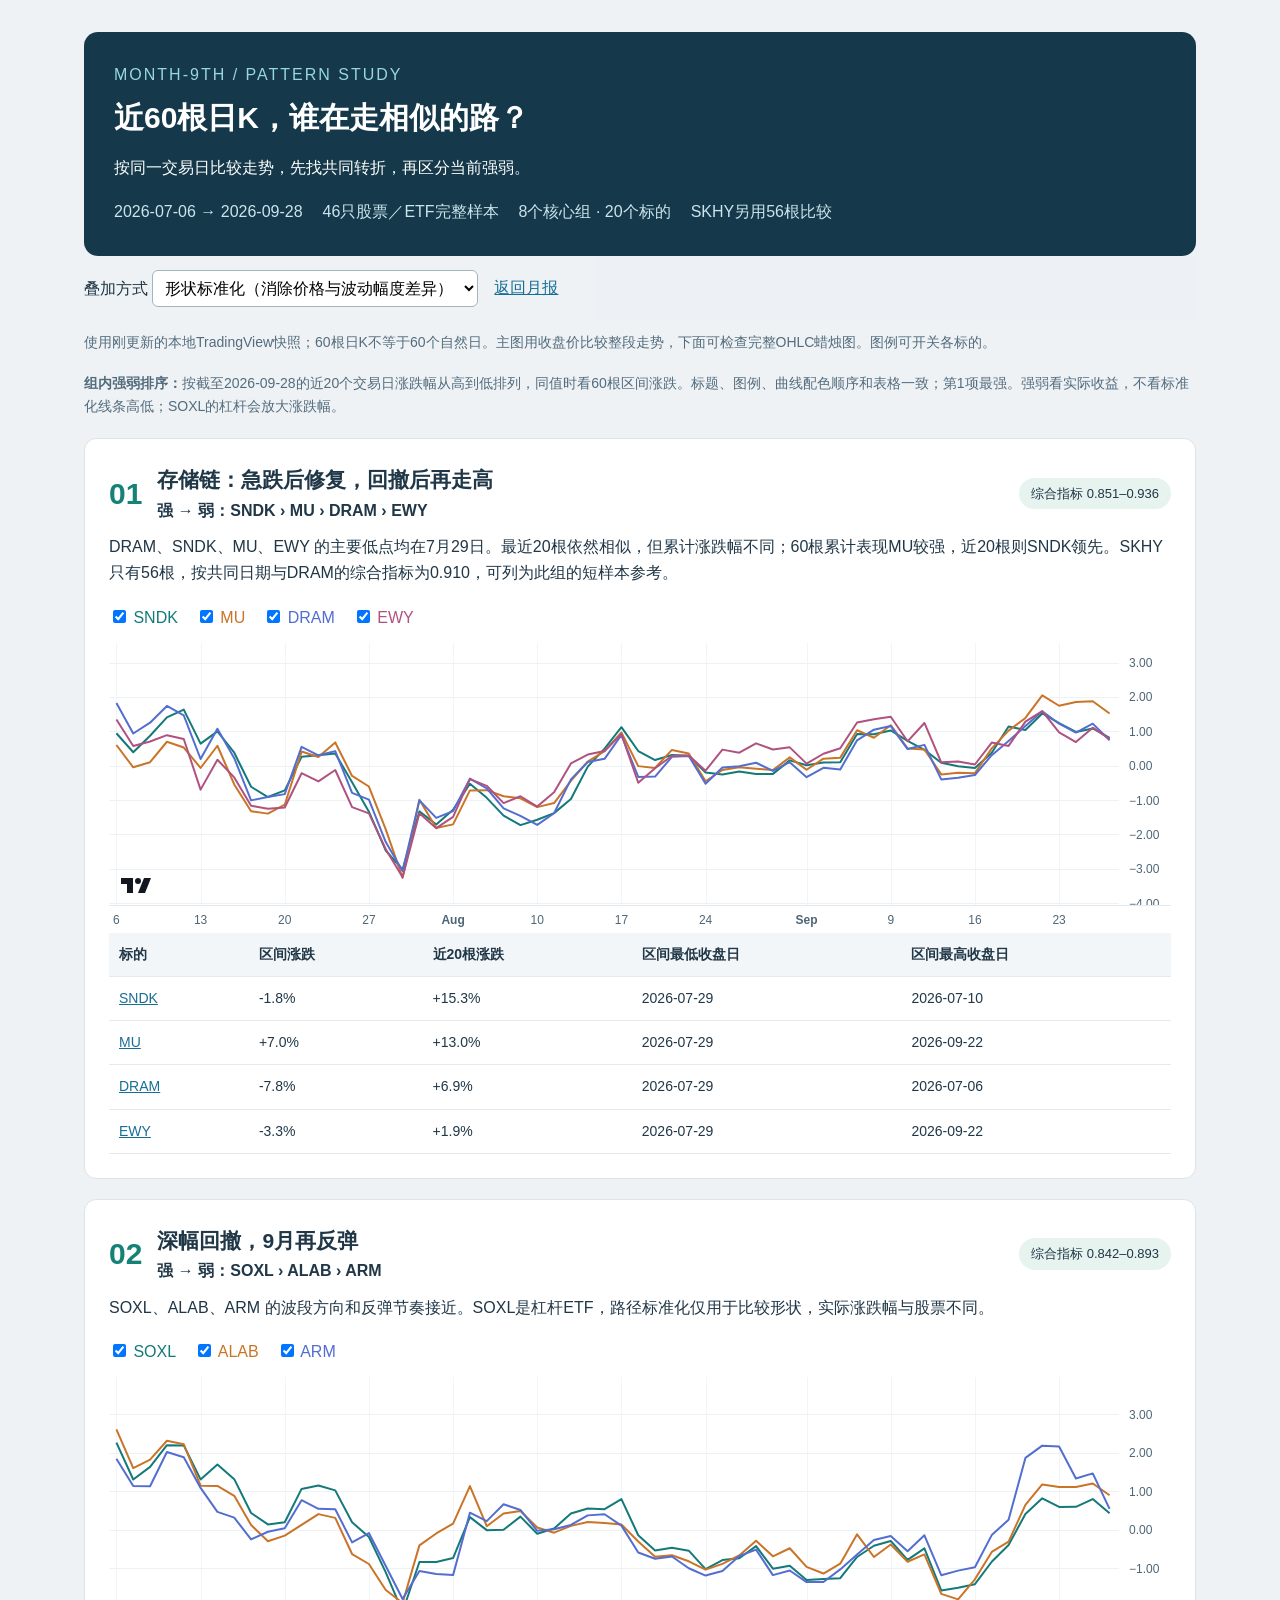
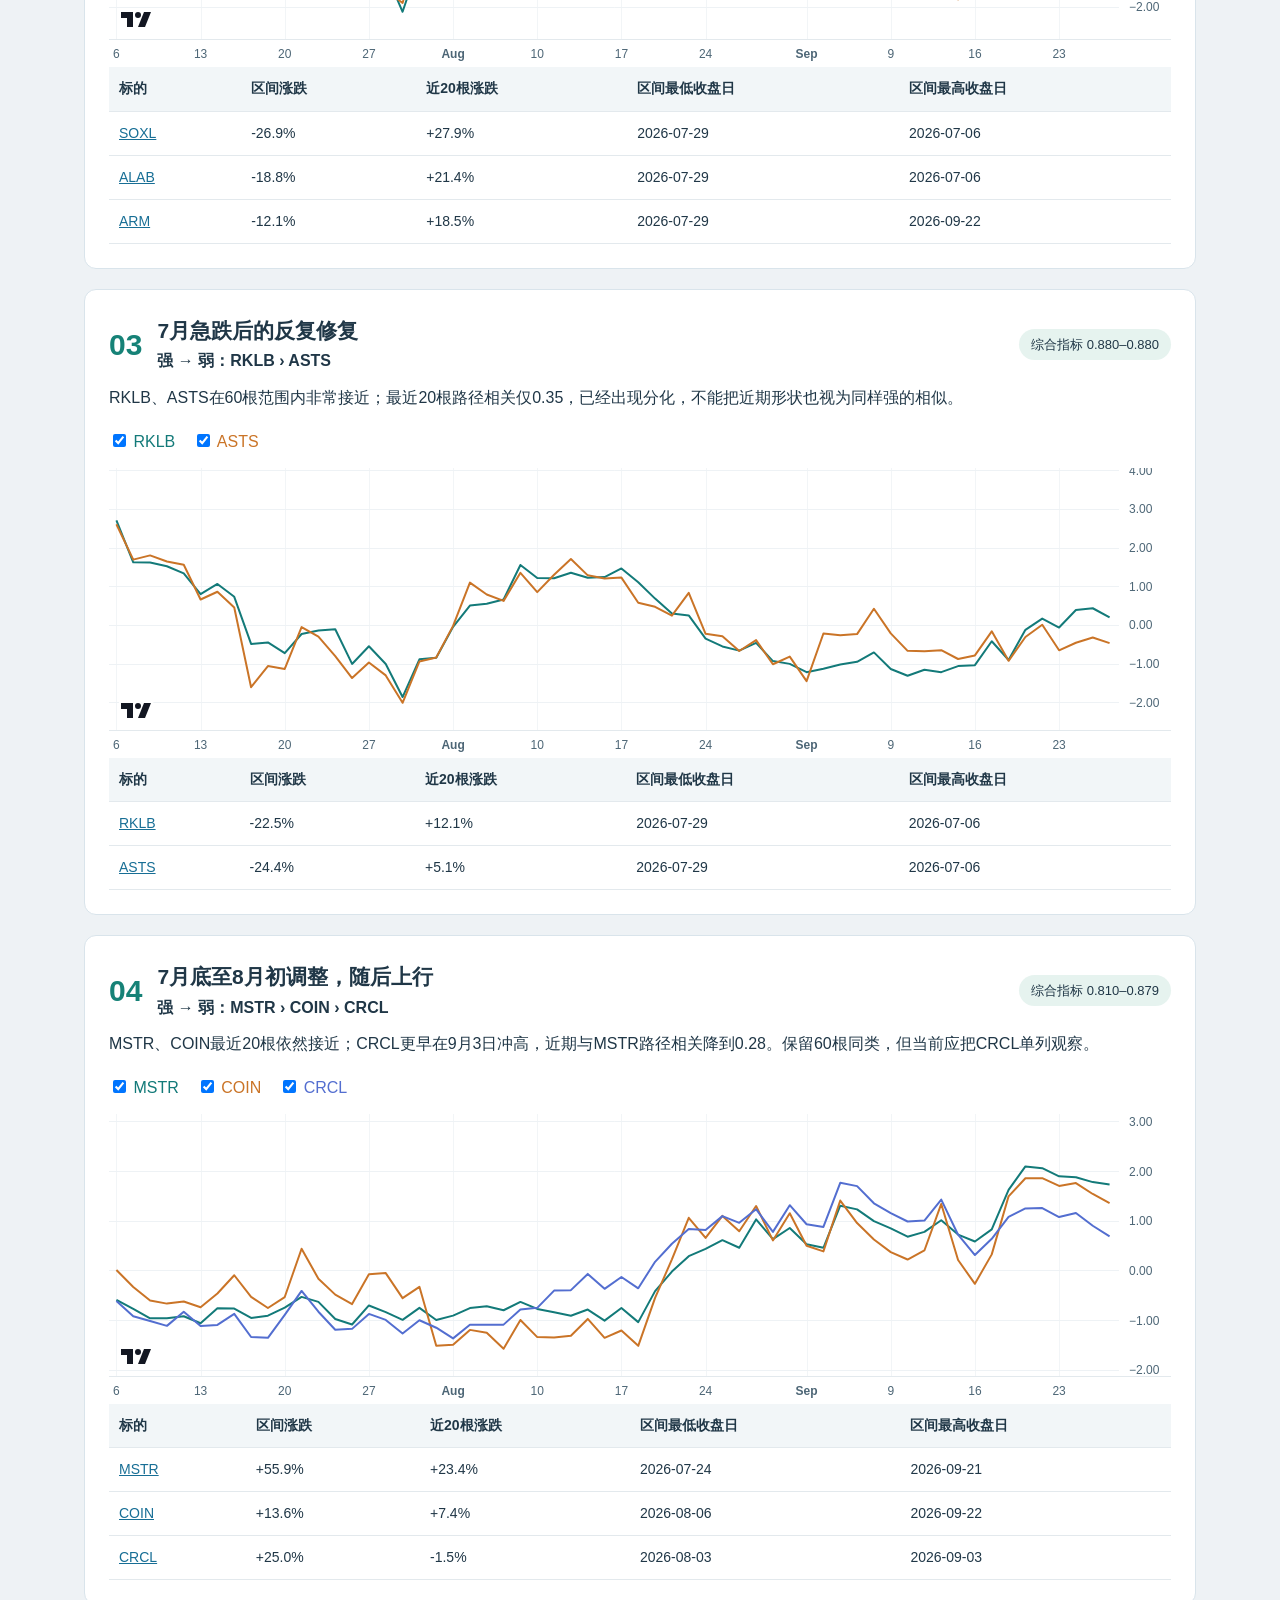
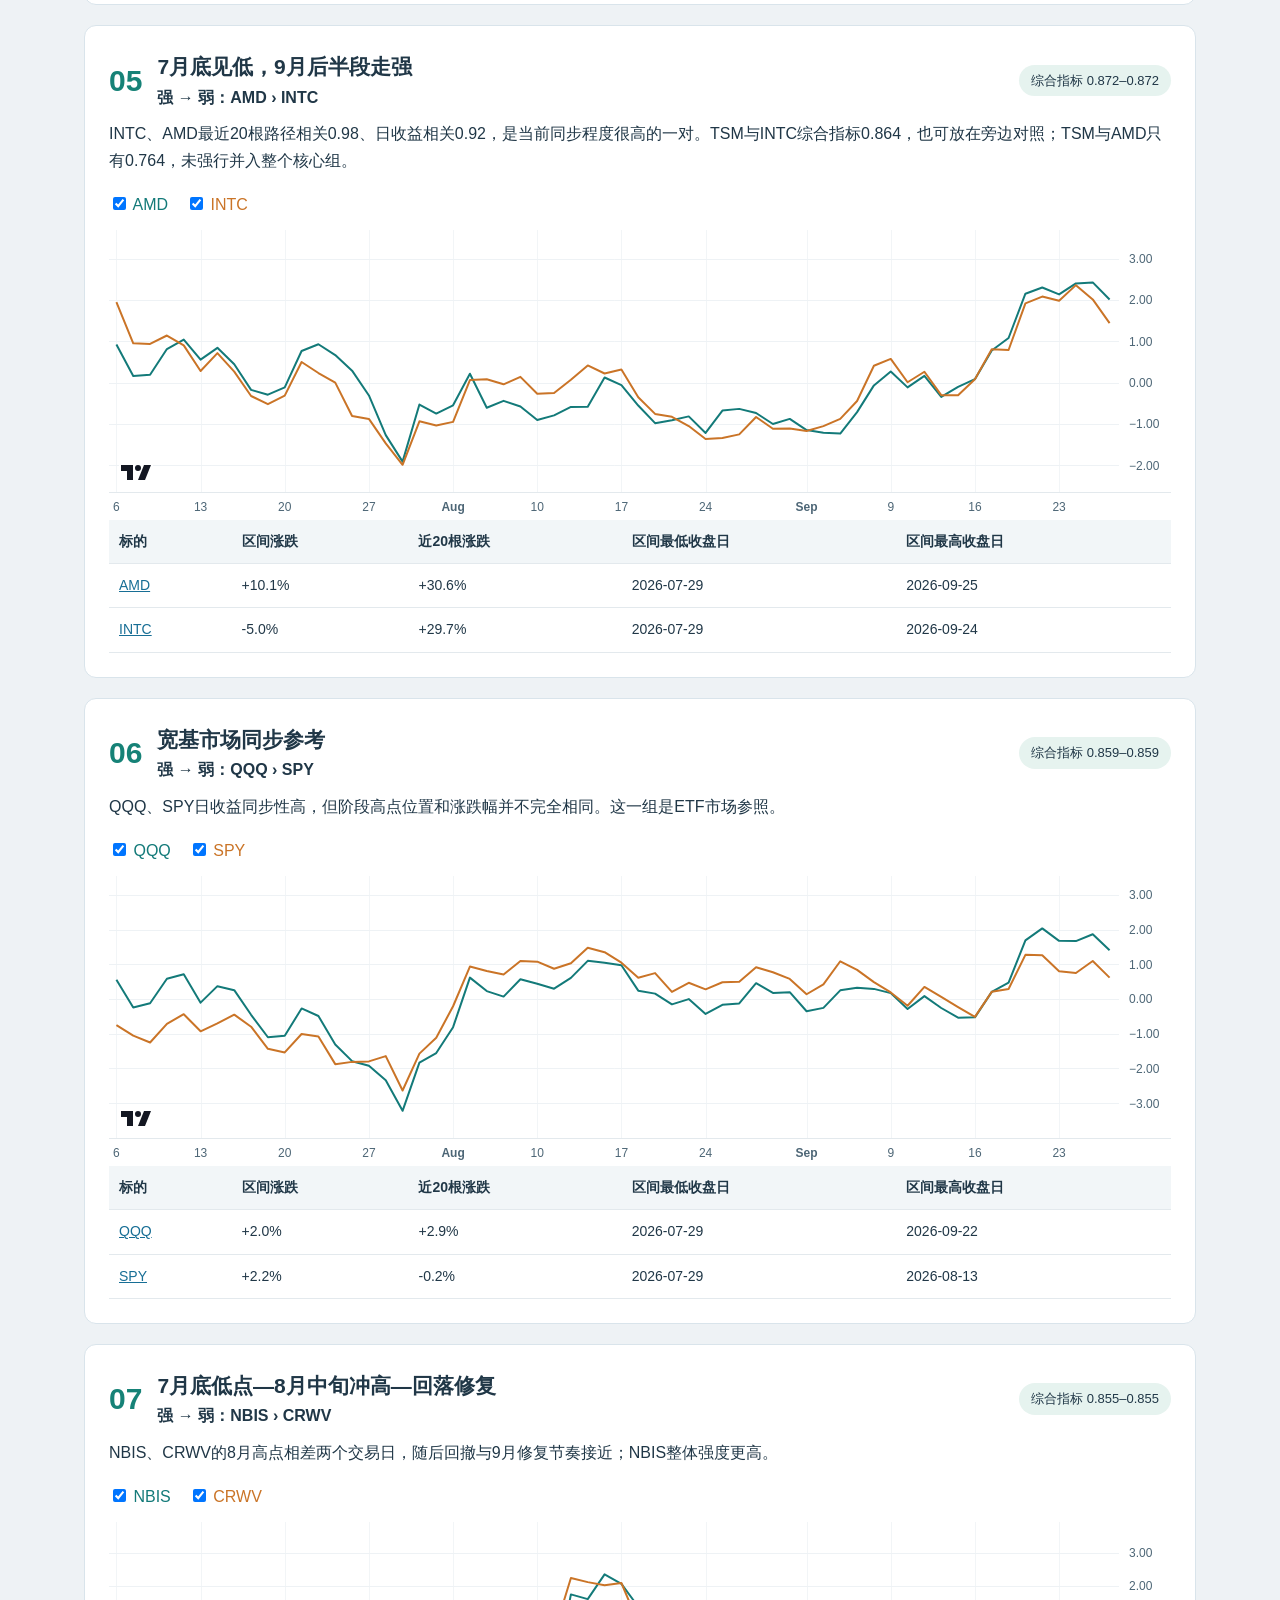
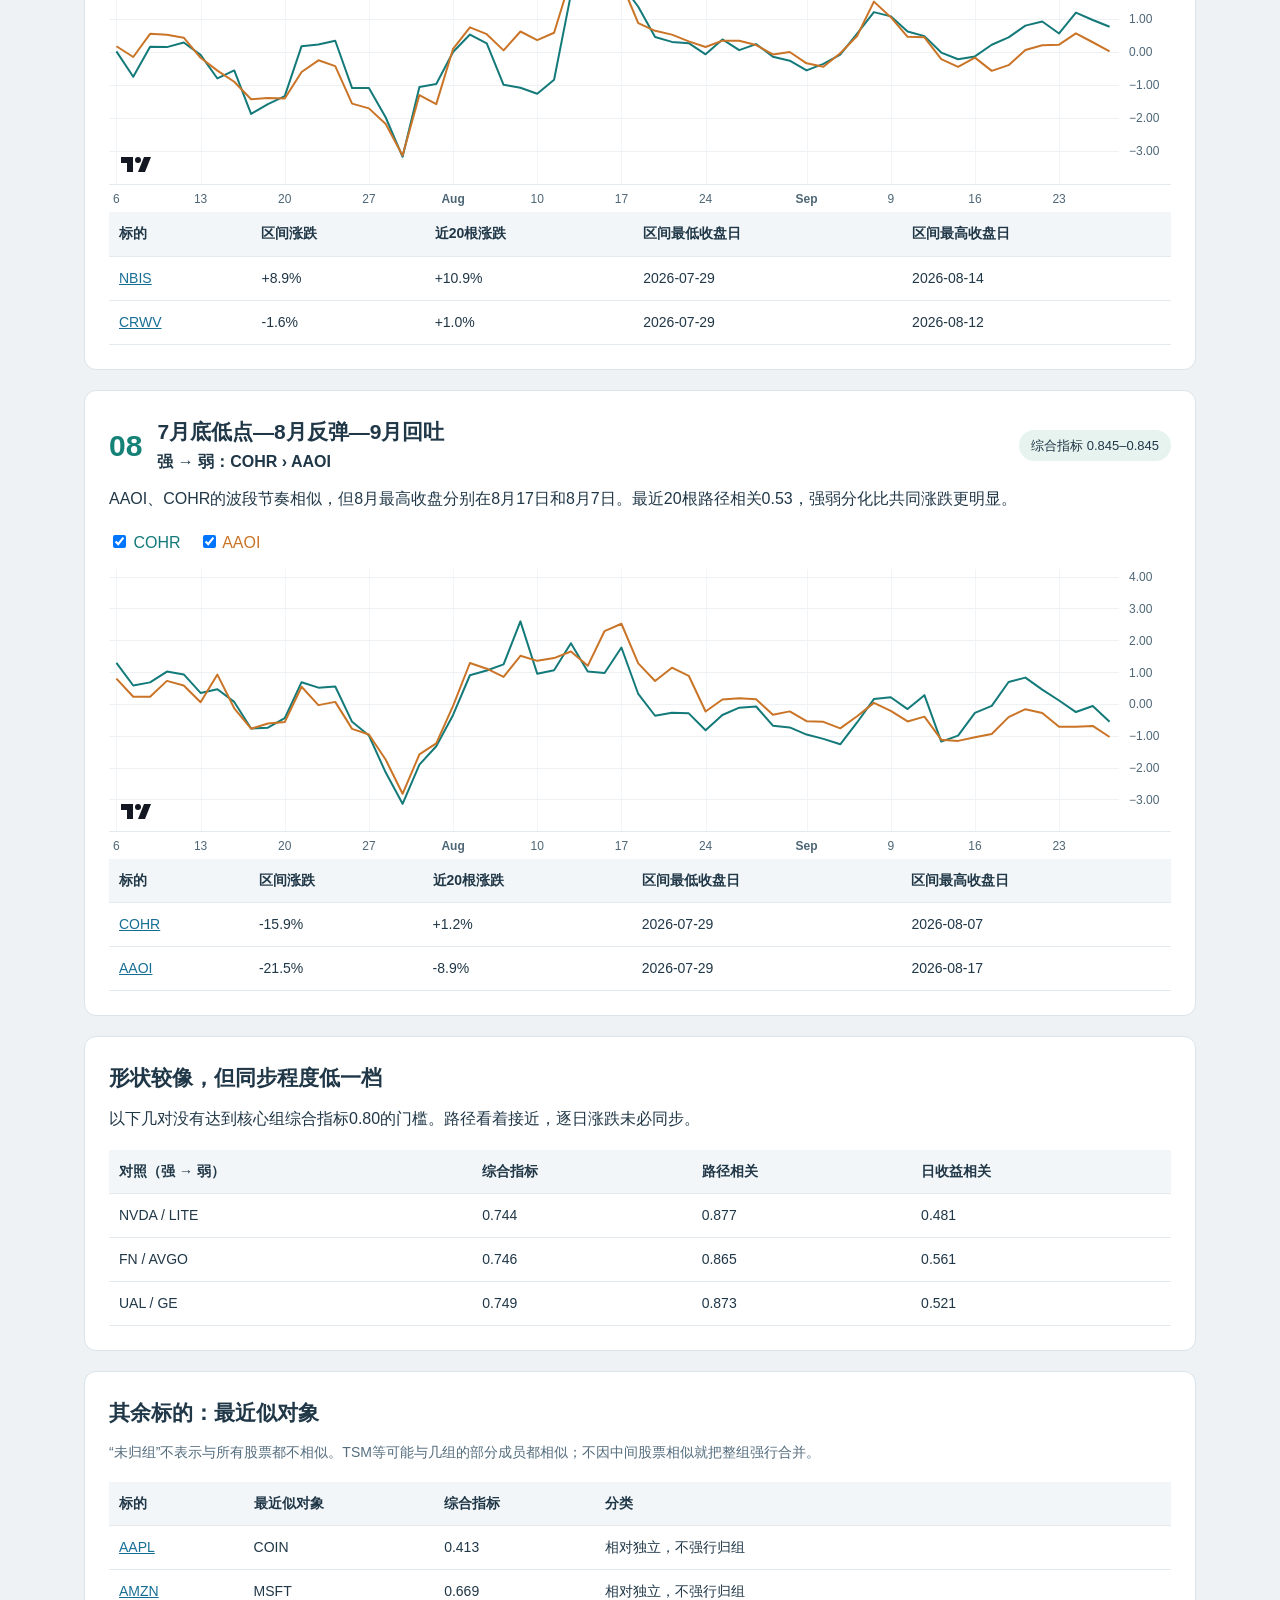
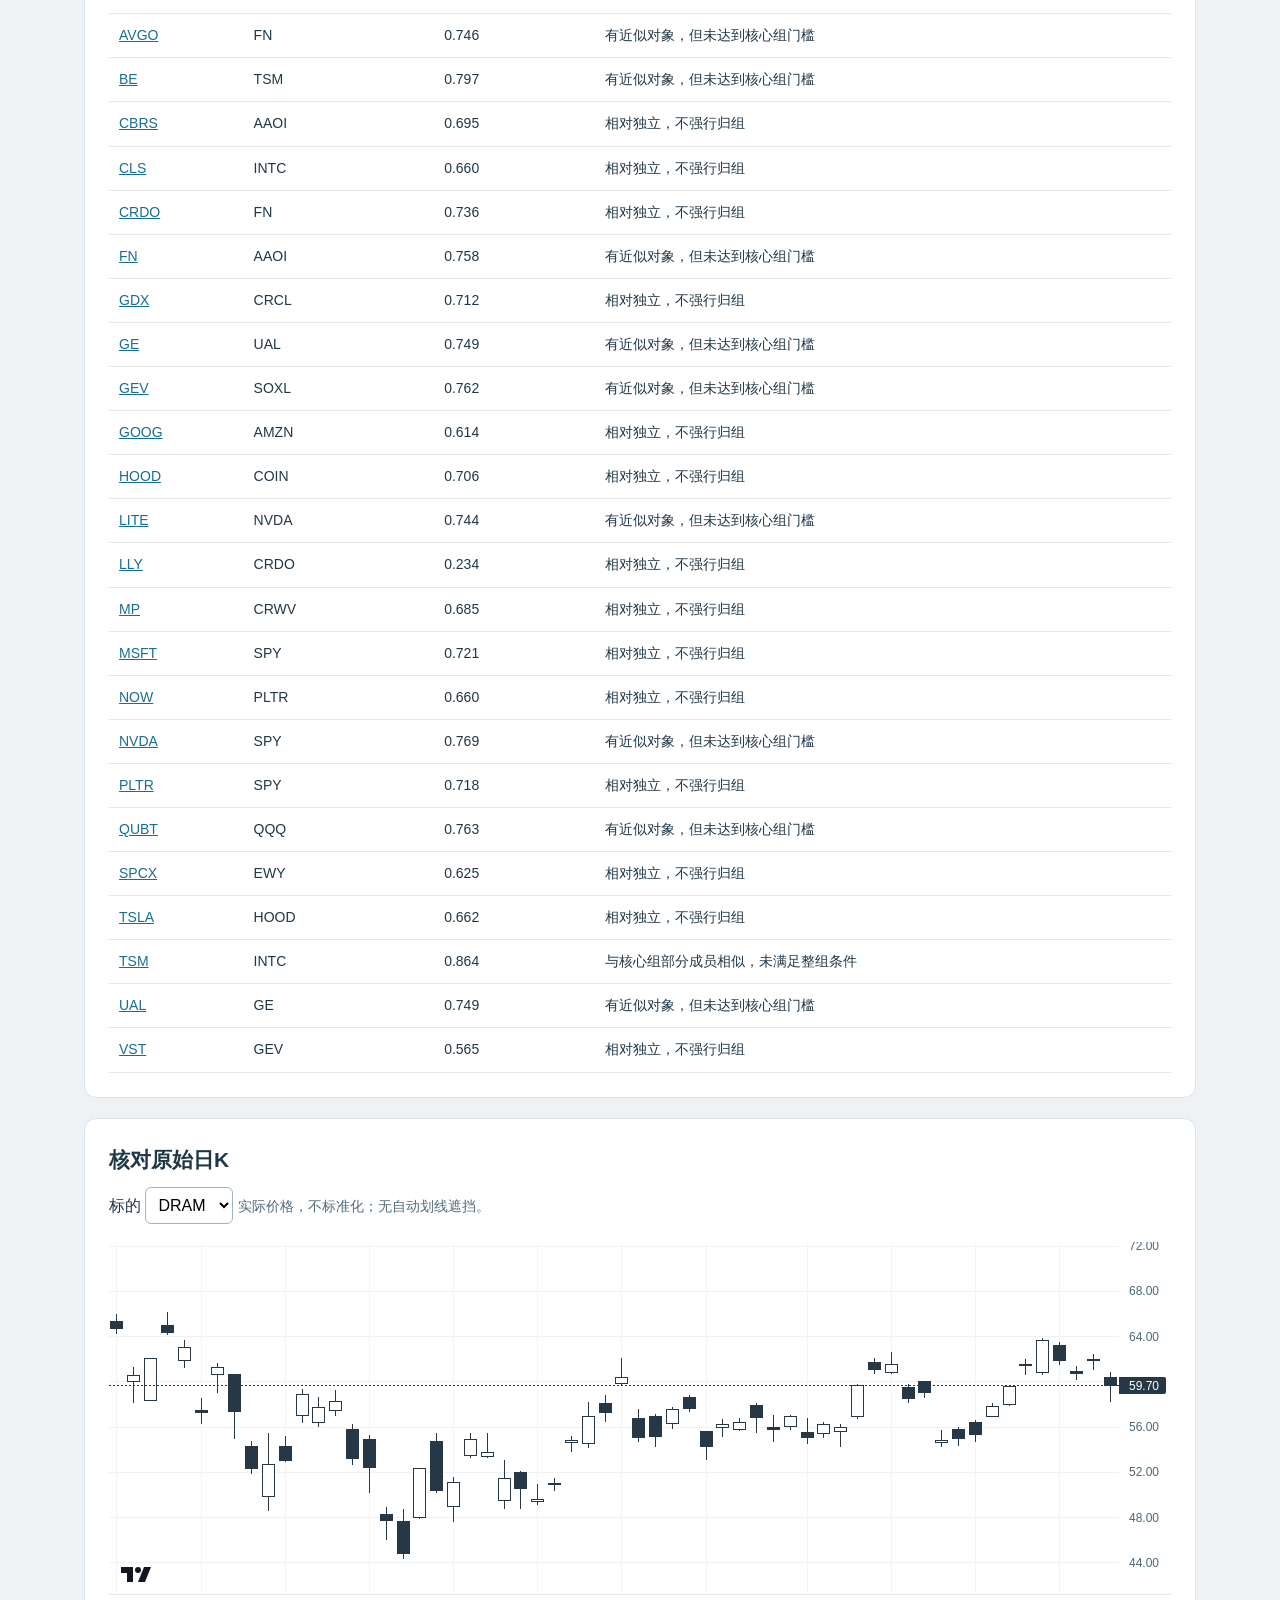
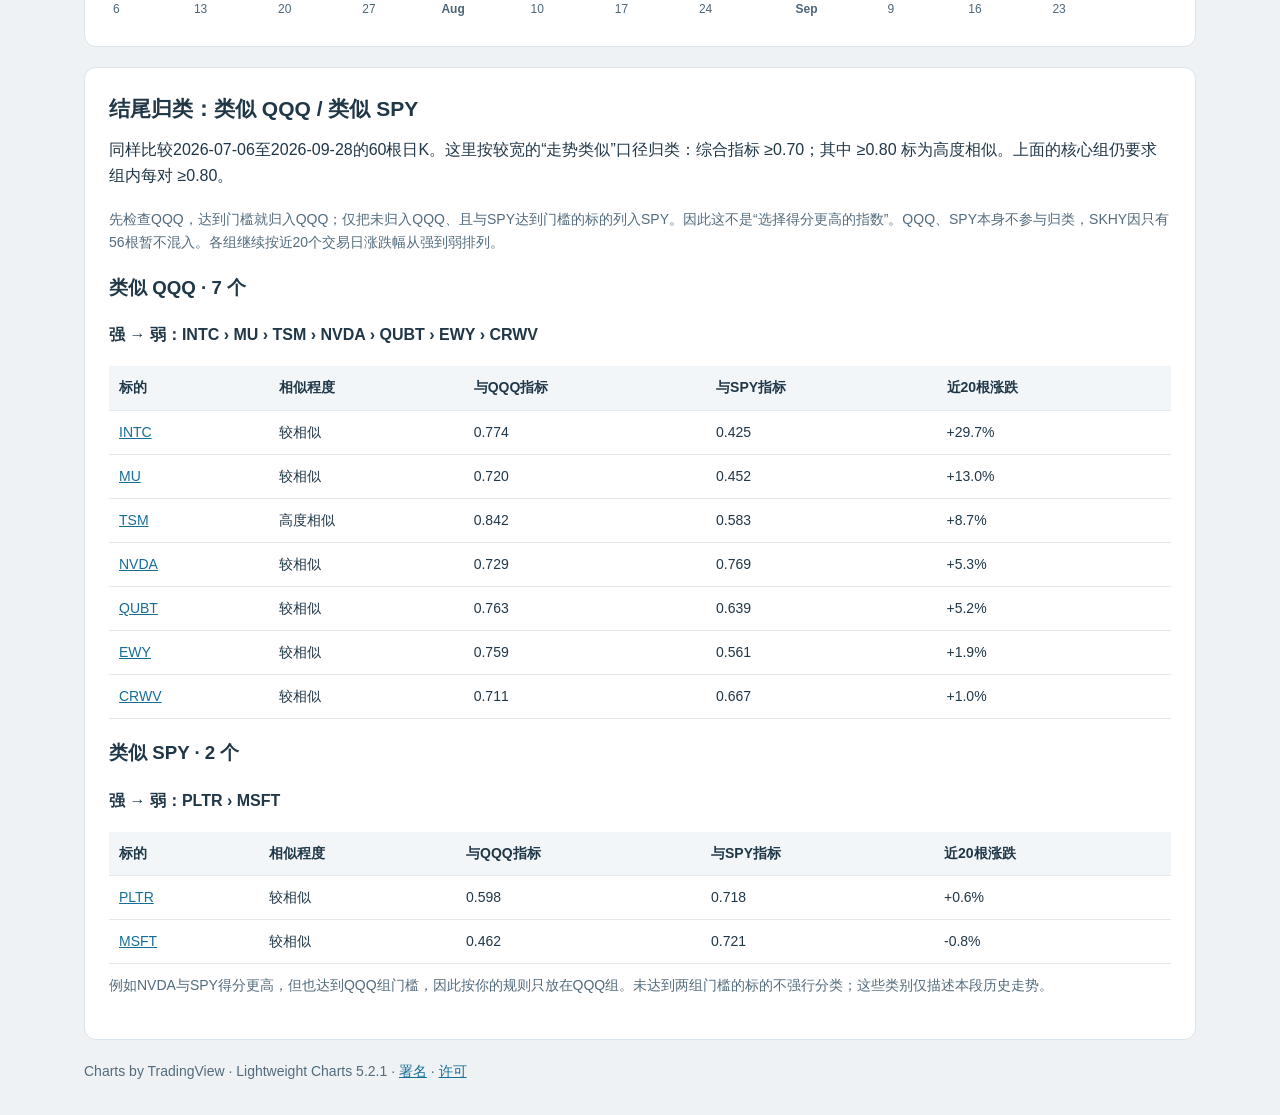
<file: similar-60d-20260929.html>
<!doctype html><html lang="zh-CN"><head><meta charset="UTF-8"><meta name="viewport" content="width=device-width,initial-scale=1"><title>近60根日K · 走势相似分组</title><style>
*{box-sizing:border-box}body{margin:0;background:#eef2f5;color:#203747;font-family:-apple-system,BlinkMacSystemFont,"PingFang SC",sans-serif;line-height:1.65}main{max-width:1160px;margin:auto;padding:32px 24px}header{padding:30px;background:#15394a;color:#fff;border-radius:14px}h1{font-size:30px;margin:5px 0 12px}h2{font-size:21px;margin:0}p{margin:10px 0 18px}a{color:#176e95}.eyebrow{letter-spacing:2px;color:#98d7dd}.facts{display:flex;flex-wrap:wrap;gap:20px;color:#cce4ec}.controls{position:sticky;top:0;z-index:20;background:#eef2f5f5;padding:14px 0;display:flex;gap:16px;align-items:center;flex-wrap:wrap}select{padding:8px;border:1px solid #a0b4c1;border-radius:6px;background:white;font:inherit}section{background:white;border:1px solid #d9e4eb;border-radius:12px;padding:24px;margin:20px 0}.grouphead{display:flex;align-items:center;gap:15px;flex-wrap:wrap}.number{font-size:30px;color:#168277;font-weight:700}.badge{margin-left:auto;border-radius:20px;background:#e6f3ef;padding:5px 12px;font-size:13px}.plot{height:290px}.legend{display:flex;gap:18px;flex-wrap:wrap;margin:5px 0 12px}.legend label{cursor:pointer}table{border-collapse:collapse;width:100%;font-size:14px}td,th{padding:10px;text-align:left;border-bottom:1px solid #e3e9ed}th{background:#f2f6f8}.note{font-size:14px;color:#536c7d}.candle{height:380px}.warning{border-left:4px solid #bd8629;padding:12px 16px;background:#fff7e7}@media(max-width:640px){main{padding:12px}section{padding:15px}h1{font-size:24px}table{font-size:12px}td,th{padding:7px}.plot{height:250px}}
</style></head><body><main><header><div class="eyebrow">MONTH-9TH / PATTERN STUDY</div><h1>近60根日K，谁在走相似的路？</h1><p>按同一交易日比较走势，先找共同转折，再区分当前强弱。</p><div class="facts"><span>2026-07-06 → 2026-09-28</span><span>46只股票／ETF完整样本</span><span>8个核心组 · 20个标的</span><span>SKHY另用56根比较</span></div></header>
<div class="controls"><label>叠加方式 <select id="mode"><option value="shape">形状标准化（消除价格与波动幅度差异）</option><option value="return">首日=100（保留实际涨跌幅差异）</option></select></label><a href="index.html">返回月报</a></div><p class="note">使用刚更新的本地TradingView快照；60根日K不等于60个自然日。主图用收盘价比较整段走势，下面可检查完整OHLC蜡烛图。图例可开关各标的。</p><p class="note"><b>组内强弱排序：</b>按截至2026-09-28的近20个交易日涨跌幅从高到低排列，同值时看60根区间涨跌。标题、图例、曲线配色顺序和表格一致；第1项最强。强弱看实际收益，不看标准化线条高低；SOXL的杠杆会放大涨跌幅。</p>
<section><div class="grouphead"><span class="number">01</span><div><h2>存储链：急跌后修复，回撤后再走高</h2><strong>强 → 弱：SNDK › MU › DRAM › EWY</strong></div><span class="badge">综合指标 0.851–0.936</span></div><p>DRAM、SNDK、MU、EWY 的主要低点均在7月29日。最近20根依然相似，但累计涨跌幅不同；60根累计表现MU较强，近20根则SNDK领先。SKHY只有56根，按共同日期与DRAM的综合指标为0.910，可列为此组的短样本参考。</p><div id="group-0" class="plot" aria-label="SNDK、MU、DRAM、EWY走势叠加"></div><table><thead><tr><th>标的</th><th>区间涨跌</th><th>近20根涨跌</th><th>区间最低收盘日</th><th>区间最高收盘日</th></tr></thead><tbody><tr><td><a href="index.html#SNDK">SNDK</a></td><td>-1.8%</td><td>+15.3%</td><td>2026-07-29</td><td>2026-07-10</td></tr><tr><td><a href="index.html#MU">MU</a></td><td>+7.0%</td><td>+13.0%</td><td>2026-07-29</td><td>2026-09-22</td></tr><tr><td><a href="index.html#DRAM">DRAM</a></td><td>-7.8%</td><td>+6.9%</td><td>2026-07-29</td><td>2026-07-06</td></tr><tr><td><a href="index.html#EWY">EWY</a></td><td>-3.3%</td><td>+1.9%</td><td>2026-07-29</td><td>2026-09-22</td></tr></tbody></table></section><section><div class="grouphead"><span class="number">02</span><div><h2>深幅回撤，9月再反弹</h2><strong>强 → 弱：SOXL › ALAB › ARM</strong></div><span class="badge">综合指标 0.842–0.893</span></div><p>SOXL、ALAB、ARM 的波段方向和反弹节奏接近。SOXL是杠杆ETF，路径标准化仅用于比较形状，实际涨跌幅与股票不同。</p><div id="group-1" class="plot" aria-label="SOXL、ALAB、ARM走势叠加"></div><table><thead><tr><th>标的</th><th>区间涨跌</th><th>近20根涨跌</th><th>区间最低收盘日</th><th>区间最高收盘日</th></tr></thead><tbody><tr><td><a href="index.html#SOXL">SOXL</a></td><td>-26.9%</td><td>+27.9%</td><td>2026-07-29</td><td>2026-07-06</td></tr><tr><td><a href="index.html#ALAB">ALAB</a></td><td>-18.8%</td><td>+21.4%</td><td>2026-07-29</td><td>2026-07-06</td></tr><tr><td><a href="index.html#ARM">ARM</a></td><td>-12.1%</td><td>+18.5%</td><td>2026-07-29</td><td>2026-09-22</td></tr></tbody></table></section><section><div class="grouphead"><span class="number">03</span><div><h2>7月急跌后的反复修复</h2><strong>强 → 弱：RKLB › ASTS</strong></div><span class="badge">综合指标 0.880–0.880</span></div><p>RKLB、ASTS在60根范围内非常接近；最近20根路径相关仅0.35，已经出现分化，不能把近期形状也视为同样强的相似。</p><div id="group-2" class="plot" aria-label="RKLB、ASTS走势叠加"></div><table><thead><tr><th>标的</th><th>区间涨跌</th><th>近20根涨跌</th><th>区间最低收盘日</th><th>区间最高收盘日</th></tr></thead><tbody><tr><td><a href="index.html#RKLB">RKLB</a></td><td>-22.5%</td><td>+12.1%</td><td>2026-07-29</td><td>2026-07-06</td></tr><tr><td><a href="index.html#ASTS">ASTS</a></td><td>-24.4%</td><td>+5.1%</td><td>2026-07-29</td><td>2026-07-06</td></tr></tbody></table></section><section><div class="grouphead"><span class="number">04</span><div><h2>7月底至8月初调整，随后上行</h2><strong>强 → 弱：MSTR › COIN › CRCL</strong></div><span class="badge">综合指标 0.810–0.879</span></div><p>MSTR、COIN最近20根依然接近；CRCL更早在9月3日冲高，近期与MSTR路径相关降到0.28。保留60根同类，但当前应把CRCL单列观察。</p><div id="group-3" class="plot" aria-label="MSTR、COIN、CRCL走势叠加"></div><table><thead><tr><th>标的</th><th>区间涨跌</th><th>近20根涨跌</th><th>区间最低收盘日</th><th>区间最高收盘日</th></tr></thead><tbody><tr><td><a href="index.html#MSTR">MSTR</a></td><td>+55.9%</td><td>+23.4%</td><td>2026-07-24</td><td>2026-09-21</td></tr><tr><td><a href="index.html#COIN">COIN</a></td><td>+13.6%</td><td>+7.4%</td><td>2026-08-06</td><td>2026-09-22</td></tr><tr><td><a href="index.html#CRCL">CRCL</a></td><td>+25.0%</td><td>-1.5%</td><td>2026-08-03</td><td>2026-09-03</td></tr></tbody></table></section><section><div class="grouphead"><span class="number">05</span><div><h2>7月底见低，9月后半段走强</h2><strong>强 → 弱：AMD › INTC</strong></div><span class="badge">综合指标 0.872–0.872</span></div><p>INTC、AMD最近20根路径相关0.98、日收益相关0.92，是当前同步程度很高的一对。TSM与INTC综合指标0.864，也可放在旁边对照；TSM与AMD只有0.764，未强行并入整个核心组。</p><div id="group-4" class="plot" aria-label="AMD、INTC走势叠加"></div><table><thead><tr><th>标的</th><th>区间涨跌</th><th>近20根涨跌</th><th>区间最低收盘日</th><th>区间最高收盘日</th></tr></thead><tbody><tr><td><a href="index.html#AMD">AMD</a></td><td>+10.1%</td><td>+30.6%</td><td>2026-07-29</td><td>2026-09-25</td></tr><tr><td><a href="index.html#INTC">INTC</a></td><td>-5.0%</td><td>+29.7%</td><td>2026-07-29</td><td>2026-09-24</td></tr></tbody></table></section><section><div class="grouphead"><span class="number">06</span><div><h2>宽基市场同步参考</h2><strong>强 → 弱：QQQ › SPY</strong></div><span class="badge">综合指标 0.859–0.859</span></div><p>QQQ、SPY日收益同步性高，但阶段高点位置和涨跌幅并不完全相同。这一组是ETF市场参照。</p><div id="group-5" class="plot" aria-label="QQQ、SPY走势叠加"></div><table><thead><tr><th>标的</th><th>区间涨跌</th><th>近20根涨跌</th><th>区间最低收盘日</th><th>区间最高收盘日</th></tr></thead><tbody><tr><td><a href="index.html#QQQ">QQQ</a></td><td>+2.0%</td><td>+2.9%</td><td>2026-07-29</td><td>2026-09-22</td></tr><tr><td><a href="index.html#SPY">SPY</a></td><td>+2.2%</td><td>-0.2%</td><td>2026-07-29</td><td>2026-08-13</td></tr></tbody></table></section><section><div class="grouphead"><span class="number">07</span><div><h2>7月底低点—8月中旬冲高—回落修复</h2><strong>强 → 弱：NBIS › CRWV</strong></div><span class="badge">综合指标 0.855–0.855</span></div><p>NBIS、CRWV的8月高点相差两个交易日，随后回撤与9月修复节奏接近；NBIS整体强度更高。</p><div id="group-6" class="plot" aria-label="NBIS、CRWV走势叠加"></div><table><thead><tr><th>标的</th><th>区间涨跌</th><th>近20根涨跌</th><th>区间最低收盘日</th><th>区间最高收盘日</th></tr></thead><tbody><tr><td><a href="index.html#NBIS">NBIS</a></td><td>+8.9%</td><td>+10.9%</td><td>2026-07-29</td><td>2026-08-14</td></tr><tr><td><a href="index.html#CRWV">CRWV</a></td><td>-1.6%</td><td>+1.0%</td><td>2026-07-29</td><td>2026-08-12</td></tr></tbody></table></section><section><div class="grouphead"><span class="number">08</span><div><h2>7月底低点—8月反弹—9月回吐</h2><strong>强 → 弱：COHR › AAOI</strong></div><span class="badge">综合指标 0.845–0.845</span></div><p>AAOI、COHR的波段节奏相似，但8月最高收盘分别在8月17日和8月7日。最近20根路径相关0.53，强弱分化比共同涨跌更明显。</p><div id="group-7" class="plot" aria-label="COHR、AAOI走势叠加"></div><table><thead><tr><th>标的</th><th>区间涨跌</th><th>近20根涨跌</th><th>区间最低收盘日</th><th>区间最高收盘日</th></tr></thead><tbody><tr><td><a href="index.html#COHR">COHR</a></td><td>-15.9%</td><td>+1.2%</td><td>2026-07-29</td><td>2026-08-07</td></tr><tr><td><a href="index.html#AAOI">AAOI</a></td><td>-21.5%</td><td>-8.9%</td><td>2026-07-29</td><td>2026-08-17</td></tr></tbody></table></section><section><h2>形状较像，但同步程度低一档</h2><p>以下几对没有达到核心组综合指标0.80的门槛。路径看着接近，逐日涨跌未必同步。</p><table><thead><tr><th>对照（强 → 弱）</th><th>综合指标</th><th>路径相关</th><th>日收益相关</th></tr></thead><tbody><tr><td>NVDA / LITE</td><td>0.744</td><td>0.877</td><td>0.481</td></tr><tr><td>FN / AVGO</td><td>0.746</td><td>0.865</td><td>0.561</td></tr><tr><td>UAL / GE</td><td>0.749</td><td>0.873</td><td>0.521</td></tr></tbody></table></section><section><h2>其余标的：最近似对象</h2><p class="note">“未归组”不表示与所有股票都不相似。TSM等可能与几组的部分成员都相似；不因中间股票相似就把整组强行合并。</p><table><thead><tr><th>标的</th><th>最近似对象</th><th>综合指标</th><th>分类</th></tr></thead><tbody><tr><td><a href="index.html#AAPL">AAPL</a></td><td>COIN</td><td>0.413</td><td>相对独立，不强行归组</td></tr><tr><td><a href="index.html#AMZN">AMZN</a></td><td>MSFT</td><td>0.669</td><td>相对独立，不强行归组</td></tr><tr><td><a href="index.html#AVGO">AVGO</a></td><td>FN</td><td>0.746</td><td>有近似对象，但未达到核心组门槛</td></tr><tr><td><a href="index.html#BE">BE</a></td><td>TSM</td><td>0.797</td><td>有近似对象，但未达到核心组门槛</td></tr><tr><td><a href="index.html#CBRS">CBRS</a></td><td>AAOI</td><td>0.695</td><td>相对独立，不强行归组</td></tr><tr><td><a href="index.html#CLS">CLS</a></td><td>INTC</td><td>0.660</td><td>相对独立，不强行归组</td></tr><tr><td><a href="index.html#CRDO">CRDO</a></td><td>FN</td><td>0.736</td><td>相对独立，不强行归组</td></tr><tr><td><a href="index.html#FN">FN</a></td><td>AAOI</td><td>0.758</td><td>有近似对象，但未达到核心组门槛</td></tr><tr><td><a href="index.html#GDX">GDX</a></td><td>CRCL</td><td>0.712</td><td>相对独立，不强行归组</td></tr><tr><td><a href="index.html#GE">GE</a></td><td>UAL</td><td>0.749</td><td>有近似对象，但未达到核心组门槛</td></tr><tr><td><a href="index.html#GEV">GEV</a></td><td>SOXL</td><td>0.762</td><td>有近似对象，但未达到核心组门槛</td></tr><tr><td><a href="index.html#GOOG">GOOG</a></td><td>AMZN</td><td>0.614</td><td>相对独立，不强行归组</td></tr><tr><td><a href="index.html#HOOD">HOOD</a></td><td>COIN</td><td>0.706</td><td>相对独立，不强行归组</td></tr><tr><td><a href="index.html#LITE">LITE</a></td><td>NVDA</td><td>0.744</td><td>有近似对象，但未达到核心组门槛</td></tr><tr><td><a href="index.html#LLY">LLY</a></td><td>CRDO</td><td>0.234</td><td>相对独立，不强行归组</td></tr><tr><td><a href="index.html#MP">MP</a></td><td>CRWV</td><td>0.685</td><td>相对独立，不强行归组</td></tr><tr><td><a href="index.html#MSFT">MSFT</a></td><td>SPY</td><td>0.721</td><td>相对独立，不强行归组</td></tr><tr><td><a href="index.html#NOW">NOW</a></td><td>PLTR</td><td>0.660</td><td>相对独立，不强行归组</td></tr><tr><td><a href="index.html#NVDA">NVDA</a></td><td>SPY</td><td>0.769</td><td>有近似对象，但未达到核心组门槛</td></tr><tr><td><a href="index.html#PLTR">PLTR</a></td><td>SPY</td><td>0.718</td><td>相对独立，不强行归组</td></tr><tr><td><a href="index.html#QUBT">QUBT</a></td><td>QQQ</td><td>0.763</td><td>有近似对象，但未达到核心组门槛</td></tr><tr><td><a href="index.html#SPCX">SPCX</a></td><td>EWY</td><td>0.625</td><td>相对独立，不强行归组</td></tr><tr><td><a href="index.html#TSLA">TSLA</a></td><td>HOOD</td><td>0.662</td><td>相对独立，不强行归组</td></tr><tr><td><a href="index.html#TSM">TSM</a></td><td>INTC</td><td>0.864</td><td>与核心组部分成员相似，未满足整组条件</td></tr><tr><td><a href="index.html#UAL">UAL</a></td><td>GE</td><td>0.749</td><td>有近似对象，但未达到核心组门槛</td></tr><tr><td><a href="index.html#VST">VST</a></td><td>GEV</td><td>0.565</td><td>相对独立，不强行归组</td></tr></tbody></table></section><section><h2>核对原始日K</h2><p><label>标的 <select id="ticker"></select></label> <span class="note">实际价格，不标准化；无自动划线遮挡。</span></p><div id="candles" class="candle"></div></section><section id="benchmark-families"><h2>结尾归类：类似 QQQ / 类似 SPY</h2><p>同样比较2026-07-06至2026-09-28的60根日K。这里按较宽的“走势类似”口径归类：综合指标 ≥0.70；其中 ≥0.80 标为高度相似。上面的核心组仍要求组内每对 ≥0.80。</p><p class="note">先检查QQQ，达到门槛就归入QQQ；仅把未归入QQQ、且与SPY达到门槛的标的列入SPY。因此这不是“选择得分更高的指数”。QQQ、SPY本身不参与归类，SKHY因只有56根暂不混入。各组继续按近20个交易日涨跌幅从强到弱排列。</p><h3>类似 QQQ · 7 个</h3><p><b>强 → 弱：INTC › MU › TSM › NVDA › QUBT › EWY › CRWV</b></p><table><thead><tr><th>标的</th><th>相似程度</th><th>与QQQ指标</th><th>与SPY指标</th><th>近20根涨跌</th></tr></thead><tbody><tr><td><a href="index.html#INTC">INTC</a></td><td>较相似</td><td>0.774</td><td>0.425</td><td>+29.7%</td></tr><tr><td><a href="index.html#MU">MU</a></td><td>较相似</td><td>0.720</td><td>0.452</td><td>+13.0%</td></tr><tr><td><a href="index.html#TSM">TSM</a></td><td>高度相似</td><td>0.842</td><td>0.583</td><td>+8.7%</td></tr><tr><td><a href="index.html#NVDA">NVDA</a></td><td>较相似</td><td>0.729</td><td>0.769</td><td>+5.3%</td></tr><tr><td><a href="index.html#QUBT">QUBT</a></td><td>较相似</td><td>0.763</td><td>0.639</td><td>+5.2%</td></tr><tr><td><a href="index.html#EWY">EWY</a></td><td>较相似</td><td>0.759</td><td>0.561</td><td>+1.9%</td></tr><tr><td><a href="index.html#CRWV">CRWV</a></td><td>较相似</td><td>0.711</td><td>0.667</td><td>+1.0%</td></tr></tbody></table><h3>类似 SPY · 2 个</h3><p><b>强 → 弱：PLTR › MSFT</b></p><table><thead><tr><th>标的</th><th>相似程度</th><th>与QQQ指标</th><th>与SPY指标</th><th>近20根涨跌</th></tr></thead><tbody><tr><td><a href="index.html#PLTR">PLTR</a></td><td>较相似</td><td>0.598</td><td>0.718</td><td>+0.6%</td></tr><tr><td><a href="index.html#MSFT">MSFT</a></td><td>较相似</td><td>0.462</td><td>0.721</td><td>-0.8%</td></tr></tbody></table><p class="note">例如NVDA与SPY得分更高，但也达到QQQ组门槛，因此按你的规则只放在QQQ组。未达到两组门槛的标的不强行分类；这些类别仅描述本段历史走势。</p></section><footer class="note">Charts by TradingView · Lightweight Charts 5.2.1 · <a href="NOTICE">署名</a> · <a href="LICENSE">许可</a></footer></main><script src="lightweight-charts.standalone.production.js"></script><script>const payload={"dates":["2026-07-06","2026-07-07","2026-07-08","2026-07-09","2026-07-10","2026-07-13","2026-07-14","2026-07-15","2026-07-16","2026-07-17","2026-07-20","2026-07-21","2026-07-22","2026-07-23","2026-07-24","2026-07-27","2026-07-28","2026-07-29","2026-07-30","2026-07-31","2026-08-03","2026-08-04","2026-08-05","2026-08-06","2026-08-07","2026-08-10","2026-08-11","2026-08-12","2026-08-13","2026-08-14","2026-08-17","2026-08-18","2026-08-19","2026-08-20","2026-08-21","2026-08-24","2026-08-25","2026-08-26","2026-08-27","2026-08-28","2026-08-31","2026-09-01","2026-09-02","2026-09-03","2026-09-04","2026-09-08","2026-09-09","2026-09-10","2026-09-11","2026-09-14","2026-09-15","2026-09-16","2026-09-17","2026-09-18","2026-09-21","2026-09-22","2026-09-23","2026-09-24","2026-09-25","2026-09-28"],"groups":[["SNDK","MU","DRAM","EWY"],["SOXL","ALAB","ARM"],["RKLB","ASTS"],["MSTR","COIN","CRCL"],["AMD","INTC"],["QQQ","SPY"],["NBIS","CRWV"],["COHR","AAOI"]],"names":["QQQ","SPY","SOXL","GDX","DRAM","INTC","EWY","MU","SNDK","ARM","TSM","AMD","CBRS","LITE","CRDO","AAOI","ALAB","COHR","RKLB","SPCX","PLTR","NBIS","CRWV","MP","CLS","QUBT","ASTS","FN","AVGO","NVDA","AMZN","AAPL","GOOG","TSLA","MSFT","NOW","HOOD","CRCL","MSTR","COIN","GEV","BE","VST","GE","UAL","LLY"],"prices":[[722.0671396,708.69108609,710.69899255,722.52666048,724.7543378,710.99868009,718.94039968,716.99243073,705.20472113,694.60577209,695.33501175,708.23156521,704.61533565,691.23928214,683.5173334,681.40953109,674.78643664,661.0407685,682.83804166,687.27341714,699.34083509,723.09606679,716.55288901,713.90564915,722.27692087,720.11917064,717.70169122,722.94622303,731.30750517,730.30854673,729.1097966,716.76267028,715.33415972,710.18952375,712.69690943,705.58432534,709.97974248,710.62906546,720.35892067,715.68379517,716.01345145,706.90295048,708.50128399,716.92250363,718.21116002,717.61178496,715.56392016,707.95185684,714.13540959,708.44134648,703.80617932,703.98599184,716.1732848,720.69856654,741.47,747.46,741.21,741.1,744.5,736.53],[749.41920716,745.85804944,743.55377092,749.84814212,753.08011719,747.31443327,749.9678449,752.94046395,748.86059418,741.44899703,740.25196923,746.42663765,745.55879249,736.35165363,737.09979601,737.25939972,739.02501573,727.65325159,739.85295996,745.17973369,755.79338021,769.41954672,767.88336103,766.65640754,771.34476643,771.11533611,768.65145388,770.57667359,775.95332348,774.4171378,770.75622776,765.54915682,767.15516912,760.71116944,763.82344173,761.5790146,764.01297113,764.18255007,769.19011639,767.44445084,765.15014755,759.89320044,763.26482876,771.25498935,768.2823703,764.06284729,760.51166481,755.95298392,762.3969836,758.99542959,755.51407373,752.18234634,760.71116944,761.69,773.5,773.38,767.81,767.18,771.35,765.61],[194.52259184,165.17181598,174.70557157,192.32403185,192.13415622,165.26175707,176.5443672,165.44163925,142.38673972,135.38132811,136.72045101,158.43622764,160.884624,157.39690837,136.72045101,128.06611942,109.46830059,91.92978795,114.64491002,114.64491002,116.63360747,139.80842846,131.98355358,132.2433834,140.15819936,129.9149085,132.91294485,142.06694917,145.26485461,144.85512298,151.43081604,129.0154976,120.66096963,122.13000744,120.52106127,111.08724022,115.5942882,116.52367947,122.96945762,111.2671224,112.71617331,105.84067661,106.28038861,106.67013333,117.20323438,123.18931362,125.78761179,115.68422929,121.74026272,101.06380536,102.25302644,103.90194644,114.74484457,123.5890518,141.83709972,151.95,146.25,146.33,151.45,142.29],[78.74,75.76,73.53,75.78,75.53,73.37,74.88,74.0,71.4,71.32,70.74,74.19,76.68,75.02,75.23,75.73,74.21,73.57,76.78,74.1,76.05,77.92,83.68,83.92,89.89,90.49,90.12,90.96,88.27,89.97,91.89,88.95,97.33,99.85,102.83,103.54,105.52,102.42,103.69,99.65,98.51,94.67,97.63,101.49,99.26,98.41,99.47,96.03,97.1,94.14,94.13,92.8,95.92,95.48,94.43,97.83,93.56,92.35,92.87,87.89],[64.76,60.59,62.04,64.36,63.04,57.3,61.23,57.4,52.34,52.72,53.06,58.85,57.77,58.3,53.2,52.43,47.77,44.85,52.34,50.37,51.13,54.89,53.74,51.44,50.6,49.6,50.89,54.8,56.93,57.32,60.39,55.1,55.14,57.58,57.68,54.28,56.24,56.39,56.83,55.83,56.9,55.06,56.21,55.99,59.69,61.1,61.58,58.56,59.1,54.8,55.01,55.33,57.78,59.61,61.58,63.62,61.9,60.72,61.91,59.7],[122.2,110.39,110.24,112.54,109.84,103.12,107.76,102.99,96.98,95.04,97.06,105.45,102.62,100.23,92.32,91.67,86.3,81.88,91.13,90.2,91.0,100.86,101.06,99.81,101.65,97.52,97.71,100.95,104.56,102.5,103.49,96.685,92.8,92.13,90.07,87.26,87.48,88.24,92.09,89.47,89.51,88.97,90.05,91.67,95.8,104.47,106.24,100.32,102.94,97.19,97.14,101.05,108.8,108.6,121.78,123.86,122.6,127.39,123.0,116.03],[189.85,181.29,182.72,184.75,183.52,168.02,176.98,171.64,163.36,162.54,162.86,172.9,170.43,173.86,162.96,161.2,151.45,144.21,161.21,157.1,160.24,171.14,169.14,164.12,166.09,163.12,167.24,175.87,178.62,179.74,185.1,170.05,174.43,178.16,178.34,173.64,180.15,179.18,182.14,180.2,180.86,175.8,178.86,180.56,188.87,189.91,190.78,182.78,188.72,176.22,176.49,175.54,182.39,181.31,189.16,192.62,185.65,182.53,187.18,183.58],[984.75,938.38,948.8,991.64,979.3,937.0,983.12,904.28,853.2,848.95,865.46,970.82,959.48,990.21,920.95,900.2,820.53,739.0,874.66,823.03,829.5,892.67,893.19,881.47,877.57,861.0,868.52,911.29,949.83,971.66,1011.75,940.76,937.105,974.33,966.78,910.43,932.97,938.4,935.39,932.86,958.73,933.44,956.08,958.16,1016.59,1000.26,1027.77,977.41,975.26,924.03,927.6,926.55,977.5,1015.8,1043.96,1096.16,1071.88,1080.53,1082.28,1053.98],[1744.43,1617.7,1727.18,1858.27,1915.92,1673.97,1757.82,1615.0,1411.08,1354.82,1390.95,1589.4,1599.27,1610.33,1436.56,1278.23,1096.1,1015.89,1279.96,1214.83,1288.03,1427.62,1350.5,1258.58,1212.21,1237.92,1271.05,1344.29,1528.11,1641.11,1786.85,1625.78,1568.87,1600.62,1596.08,1493.12,1480.77,1499.37,1484.95,1484.98,1566.7,1536.87,1553.4,1554.99,1740.0,1737.99,1764.17,1692.59,1633.35,1551.99,1530.895,1519.97,1614.39,1791.82,1766.64,1887.04,1816.57,1753.62,1777.8,1712.89],[322.24,300.43,300.24,327.87,323.39,298.99,281.17,277.01,262.01,267.19,269.61,289.73,283.4,283.04,260.01,266.33,244.74,224.89,241.54,239.69,239.06,280.56,274.58,286.68,282.57,267.85,268.93,271.87,278.65,279.44,271.43,253.32,249.34,250.72,243.32,238.78,241.56,251.06,255.21,239.05,241.91,234.82,234.86,242.59,252.09,261.53,264.23,254.18,264.79,239.01,241.83,243.98,264.9,275.61,322.9,333.2,332.56,306.34,310.32,283.33],[450.83467197,431.65531343,436.05598831,436.0360306,433.19205704,420.68855223,419.50106853,418.59299276,408.87358838,397.5276307,401.44932056,423.71214517,420.31933461,414.70123947,402.55697342,398.24610823,391.48044481,373.8777453,402.45718487,403.39519721,405.25126416,416.28787735,413.12458044,417.31569937,419.15180862,417.58512845,421.16753725,428.24254516,429.57971168,425.44846587,430.0586967,412.53582802,411.21861921,415.12035136,418.06411347,409.25278486,416.52736986,416.80677779,426.39645706,416.63713726,414.44178925,413.12458044,414.62140863,416.12821567,428.00305265,438.07171694,434.43941387,427.12491344,432.32389669,417.12610113,412.87510908,417.72,430.26,434.67,445.14,452.0,446.57,451.15,450.61,452.88],[552.05,516.11,517.405,546.72,557.89,534.39,548.13,529.14,500.94,495.76,503.57,544.43,552.33,539.69,521.95,494.95,454.62,429.56,485.39,476.15,484.64,518.58,482.05,489.28,483.36,469.56,474.32,482.93,483.01,514.39,506.0,484.39,466.42,469.455,473.25,456.745,479.18,480.93,476.67,465.58,470.72,459.61,457.06,456.16,477.57,505.74,521.095,503.6,516.13,493.41,504.2,512.5,545.09,559.82,615.52,623.77,614.61,629.26,630.63,607.87],[192.01,176.61,181.72,198.53,215.08,204.62,203.81,184.01,180.46,172.86,176.88,208.57,209.8,220.0,199.12,188.61,192.72,169.39,203.07,198.71,219.97,227.15,214.3,211.3,226.73,230.01,234.76,262.06,231.01,218.98,251.98,220.01,215.69,209.85,196.13,185.43,183.915,182.15,186.67,179.08,184.24,172.62,184.52,190.44,210.05,199.77,196.2,191.34,191.93,181.21,184.03,190.47,194.14,198.37,208.49,212.41,205.24,206.41,206.75,196.74],[731.25,698.91,707.1,785.77,802.01,768.15,814.8,752.0,706.23,732.82,765.55,837.56,829.7,833.64,762.99,711.96,651.93,602.35,693.24,713.94,779.89,849.47,826.26,838.06,890.17,813.51,820.59,932.47,880.41,926.14,968.9,873.31,827.6,879.28,866.71,830.17,885.565,939.03,956.14,895.0,914.76,868.95,870.58,847.37,881.255,978.535,988.98,935.7,927.03,835.03,838.96,919.4,893.61,930.91,954.49,945.67,937.0,929.04,941.65,921.32],[265.55,246.4,258.69,265.65,257.79,236.88,236.18,226.74,207.97,202.68,212.07,223.87,228.27,236.5,213.15,208.14,192.28,177.45,201.08,206.99,218.35,237.92,224.63,230.43,249.89,239.935,247.69,268.16,265.99,259.9,282.82,245.97,234.82,231.35,230.57,222.61,226.51,226.49,240.24,232.75,226.19,206.63,165.22,164.17,170.57,167.75,167.92,160.31,162.95,150.09,150.39,161.49,168.25,175.89,187.27,192.56,193.87,195.97,210.97,192.67],[123.36,114.41,114.44,122.21,119.92,111.88,125.45,109.09,100.24,102.41,103.02,119.26,110.52,112.02,100.15,97.82,88.14,76.52,90.11,94.32,110.21,131.63,128.56,124.22,135.63,132.81,134.33,138.08,130.08,150.28,154.89,131.41,122.19,129.1,124.82,107.63,113.15,113.76,113.28,106.23,107.69,103.39,103.13,100.38,105.53,111.55,107.93,103.29,105.36,95.76,95.29,96.74,98.06,105.17,108.67,107.0,101.06,101.03,101.4,96.82],[432.74,382.89,393.16,417.45,412.97,362.05,361.78,350.62,319.74,303.62,309.09,319.79,330.895,326.97,291.58,282.52,260.23,249.74,299.69,311.23,321.05,361.67,318.43,331.5,334.17,317.23,311.99,318.8,322.78,321.61,320.17,303.44,289.02,290.52,284.97,277.53,282.65,290.3,304.09,289.47,296.98,279.91,274.13,282.82,310.4,288.85,300.54,284.53,291.22,257.04,252.54,269.18,293.56,303.25,340.74,363.46,360.46,360.51,364.62,351.31],[335.7,314.13,317.05,327.24,324.5,307.39,310.77,299.38,276.96,277.6,285.4,317.22,312.19,313.22,282.39,271.31,243.33,222.05,249.06,262.89,288.14,323.73,328.22,334.22,379.13,325.15,328.57,355.64,327.23,325.83,351.22,306.43,287.47,290.03,289.52,275.49,288.14,294.37,295.39,279.2,277.83,272.03,268.64,264.41,281.86,301.88,303.48,293.17,305.37,266.5,271.17,289.93,295.98,317.36,321.52,310.39,300.6,290.61,295.83,282.45],[93.09,83.41,83.35,82.55,81.04,76.73,78.81,76.2,67.35,67.62,65.74,69.12,69.75,69.99,63.91,66.94,63.89,58.6,64.68,64.95,70.43,74.48,74.82,75.67,82.83,80.04,80.01,81.17,80.1,80.25,82.08,79.16,75.84,72.95,72.57,68.28,66.91,66.18,67.53,64.39,63.92,62.54,63.1,63.81,64.26,65.87,63.07,61.96,62.95,62.55,63.55,63.7,67.82,64.57,69.89,71.98,70.31,73.61,73.95,72.19],[160.42,149.47,148.3,152.16,145.3,139.14,136.08,135.27,131.11,123.99,119.85,123.54,115.26,118.24,115.07,113.5,116.41,112.55,112.2,108.37,114.53,125.33,108.27,114.92,133.11,138.74,133.29,146.15,141.29,140.0,146.23,143.34,139.65,134.0,136.97,135.0,137.95,139.63,140.87,141.5,143.69,142.23,140.71,149.74,147.95,153.47,147.55,148.18,151.21,148.15,143.49,150.88,154.81,152.71,151.85,154.72,148.36,148.03,148.68,145.47],[132.54,134.37,132.22,129.04,126.79,130.04,133.72,133.76,134.44,132.38,134.85,132.66,124.57,123.37,122.92,131.53,123.53,123.0,122.26,123.06,125.65,162.66,158.43,155.92,172.01,175.23,174.94,171.04,179.01,174.04,172.55,171.54,175.19,173.96,179.94,175.89,172.73,177.5,185.93,186.29,186.38,179.92,169.46,182.53,174.33,170.3,169.53,165.86,167.23,173.31,172.56,174.34,176.24,177.64,183.09,184.99,191.79,192.59,189.67,187.48],[213.02,195.19,216.48,216.2,219.65,210.51,194.09,199.51,171.77,177.71,182.62,216.92,218.16,220.97,187.77,187.88,169.69,148.22,188.43,190.41,212.58,225.74,218.99,189.88,187.97,184.11,193.23,259.2,255.04,277.68,268.85,248.43,223.9,220.11,219.13,210.91,221.97,213.93,218.48,209.18,206.32,199.54,204.09,210.63,226.39,243.88,240.35,228.11,224.55,212.19,207.37,209.37,217.99,223.54,232.8,236.12,226.61,243.48,237.33,231.88],[86.46,83.53,90.0,89.7,88.88,83.31,79.94,77.12,72.91,73.21,73.06,79.58,82.64,81.1,71.88,70.79,67.3,60.82,73.9,71.77,85.76,91.9,89.89,85.33,90.67,88.19,90.32,107.73,106.29,105.26,106.0,93.17,90.87,89.76,87.85,86.25,88.04,88.01,86.8,84.23,84.89,81.85,80.93,84.56,89.36,99.83,94.94,89.12,88.99,82.98,80.92,83.35,79.88,81.36,85.43,86.76,86.9,90.13,87.59,85.07],[53.01,50.49,53.0,51.71,52.21,49.5,50.79,49.46,45.46,45.24,45.7,46.3,45.68,44.65,41.3,43.13,41.28,38.1,41.66,41.37,43.84,47.47,47.91,47.49,51.11,54.66,55.24,54.11,55.66,58.74,58.51,56.67,56.68,55.04,60.05,57.42,60.17,59.31,59.03,56.13,54.75,53.74,54.7,53.78,54.53,55.37,54.3,51.32,50.51,50.68,49.17,48.99,49.38,47.26,50.0,51.04,48.89,49.3,48.83,46.45],[350.2,345.06,360.74,354.78,359.85,345.18,345.03,334.77,303.86,301.34,307.34,339.59,335.5,334.75,305.28,318.24,350.2,328.43,352.59,331.44,341.91,371.15,362.76,314.53,317.83,314.59,310.38,339.46,347.63,335.05,340.4,310.59,301.36,302.0,296.55,294.57,306.86,307.32,317.38,298.7,299.4,292.59,277.77,309.84,312.35,329.97,333.6,325.22,346.55,316.08,316.81,323.83,329.94,332.63,344.4,356.09,361.84,373.56,365.44,356.53],[9.37,8.69,8.75,9.15,8.66,8.0,8.32,8.04,7.64,7.8,7.92,8.22,7.91,7.86,7.43,7.96,7.72,7.3,8.02,8.1,8.74,9.23,8.88,8.775,9.18,8.93,8.95,8.92,8.92,9.01,9.05,8.52,8.42,8.14,8.92,8.24,8.46,8.35,8.65,8.15,8.23,7.9,7.84,7.96,8.01,8.22,8.04,7.82,7.99,7.97,7.84,8.0,8.44,8.7,8.96,9.08,9.12,9.16,8.96,8.57],[80.64,74.21,74.95,73.88,73.32,67.58,68.82,66.31,55.01,57.8,57.42,63.34,61.95,59.18,56.2,58.29,56.55,53.03,58.44,58.98,63.52,70.31,68.38,67.36,71.94,68.76,71.63,74.31,71.52,70.98,71.14,67.07,66.43,65.06,68.65,62.35,62.01,59.88,61.44,58.05,59.1,55.8,62.4,62.13,62.31,66.12,62.42,59.91,59.86,60.0,58.77,59.27,62.71,58.52,61.89,63.69,59.98,61.06,61.81,61.0],[500.75,468.48,480.07,482.78,471.13,474.64,482.78,486.65,460.19,478.39,494.26,527.35,513.67,517.73,476.04,470.82,449.72,414.5,439.33,435.41,455.94,531.03,522.22,543.95,562.38,527.07,525.88,571.88,566.49,570.22,598.58,482.59,454.55,444.87,436.67,421.14,431.54,437.8,432.71,414.36,412.93,402.07,395.35,395.0,407.4,416.31,418.27,403.95,414.58,382.55,374.91,392.68,380.92,388.55,401.57,403.8,400.85,398.36,417.39,409.96],[373.22039188,370.10606286,387.98350928,400.38093444,399.24300653,383.35194304,388.40274588,393.56334879,373.76939219,370.15098106,377.47264882,385.79748987,396.08875021,391.75663868,381.22581457,382.52345166,380.21765037,369.64689896,387.13505426,388.57243689,391.51707491,417.39994402,417.51972591,419.80057264,426.98249487,421.63223731,415.32372467,415.2937792,417.06056201,392.27569352,391.71671138,379.3093044,361.8211491,363.36833179,367.78029791,358.10791065,356.09158224,354.9436725,370.86468147,368.11967992,369.66686261,369.00806224,366.57249723,356.51081884,357.24448289,367.89009797,363.71769562,360.17414818,361.33203974,344.09343003,338.65333606,338.89289983,346.66874057,356.96000091,362.66,364.54,354.99,350.36,352.81,349.57],[195.33142985,196.7098874,203.89185099,202.55334874,210.72420579,203.30251045,211.5632669,212.2624845,207.16818487,202.58331521,203.05278988,207.05830782,211.8229763,208.52666477,206.6088108,196.29035684,196.78979798,189.79762202,194.82199989,200.52561771,206.40903434,211.70311042,218.97497342,218.7452305,223.70967543,217.30684001,217.2568959,223.83953013,225.04817768,224.90833416,224.75850182,219.49439221,217.31682884,216.60762242,214.48000316,208.24697773,212.81186975,209.42565882,227.72518219,217.30684001,220.53322978,217.19696296,224.15917245,228.19465687,230.10252202,225.47769706,223.41999957,218.36,218.29,210.96,212.17,213.9,219.34,222.27,227.38,228.87,225.51,224.58,225.07,228.86],[244.16,245.98,243.62,247.04,245.34,247.31,247.49,254.96,249.89,247.23,249.99,247.55,244.85,233.66,232.11,231.39,230.86,226.65,235.5,271.58,284.02,277.42,272.65,272.26,274.48,278.09,272.27,267.28,265.13,262.65,261.31,259.45,265.84,260.11,258.63,262.07,261.06,260.28,256.26,266.43,259.77,254.92,254.98,258.9,258.51,256.97,252.4,251.89,256.78,253.54,248.42,245.96,251.19,253.71,258.45,254.98,249.27,249.38,249.67,246.15],[312.39057775,310.39230117,313.1199487,315.94751006,315.0482856,317.0365708,314.58868199,327.21778998,332.97282653,333.4524129,326.30857413,327.45758316,325.60917733,321.38282236,332.73303334,336.61968128,339.78694966,337.8985783,333.14268003,308.64380916,303.15853995,309.11340416,310.73200819,312.14079318,313.06000041,308.26,304.91,302.25,305.26,305.93,305.59,310.03,316.83,311.3,309.35,310.34,309.9,313.45,314.58,319.7,316.85,325.13,324.96,328.21,319.97,316.22,315.34,326.57,332.27,333.08,331.34,332.41,337.0,336.13,338.98,339.75,337.02,335.92,341.07,338.4],[364.66324923,363.38407971,358.47726536,356.00886793,354.79965299,350.4424818,357.09816072,369.96980405,353.58044453,345.89543388,351.14202763,345.96538847,341.68816537,318.13345782,318.88297122,326.35811812,332.38420579,335.54215555,333.46350508,356.41860191,372.22833774,375.10646917,359.89634405,356.38862138,353.24066513,355.60912745,342.77745817,342.14786692,343.71684829,343.31710781,341.22846383,341.05857412,341.47830162,337.98057246,341.52826918,344.36642656,343.11723757,338.87998853,337.49089037,342.65753603,335.19238264,331.81457562,333.5634402,338.86000151,335.31,335.38,328.38,330.39,335.45,345.71,341.43,339.36,343.68,344.41,350.87,347.41,334.98,339.01,341.08,339.16],[419.77,402.9,394.06,406.55,407.76,394.76,396.18,394.46,391.06,380.84,369.57,378.93,374.01,319.69,313.03,309.22,307.44,298.32,308.85,311.21,322.08,327.35,321.55,319.53,328.58,330.88,332.81,327.51,339.96,342.27,339.3,336.87,351.12,345.13,362.86,348.95,350.25,345.82,354.81,348.75,367.95,356.09,357.01,376.365,354.08,368.16,367.81,363.56,365.44,358.97,356.58,358.08,366.2,364.27,375.3,378.9,380.12,377.94,372.11,357.45],[386.01333101,388.10938519,382.61971947,383.63780293,384.3764125,390.25534543,384.20673193,394.88662706,400.34634914,393.08002797,401.53411318,397.00264366,389.60656675,380.86302644,380.98280097,388.36889666,392.61091108,389.80619096,450.25240114,463.84680971,486.73372516,491.88402972,486.54408216,498.92078305,499.05053879,505.1091335,502.86336116,491.50474373,495.94638236,494.46916322,479.44744156,480.7250365,483.40000088,481.15,483.24,487.31,491.71,496.37,505.06,513.53,507.29,501.02,496.82,510.12,499.7,493.95,491.65,492.44,495.63,505.41,497.12,490.3,497.75,493.78,501.61,498.0,500.59,497.93,516.17,509.22],[107.93,110.73,107.78,108.84,107.71,111.26,104.85,104.73,104.01,103.24,104.7,102.06,95.46,91.94,98.78,105.56,110.62,115.76,110.07,111.23,114.19,118.14,117.22,117.35,124.88,127.44,127.54,124.94,127.25,124.0,117.7,119.49,127.2,129.75,128.48,128.05,127.0,125.8,138.43,144.71,147.99,142.9,136.72,145.59,141.26,134.21,131.11,131.17,132.53,142.35,141.9,139.82,138.47,135.47,137.68,137.0,140.78,137.78,135.62,131.45],[117.55,112.9,113.53,115.11,111.97,109.86,113.45,115.54,106.02,99.96,99.28,106.36,104.48,101.58,94.91,95.65,92.76,89.84,86.6,86.56,90.34,93.51,92.8,90.71,93.29,94.52,94.38,94.91,99.37,95.56,96.25,91.53,95.77,95.1,108.13,103.62,112.09,108.54,109.76,104.26,104.81,103.51,106.99,124.72,122.11,117.34,115.28,113.33,112.57,114.33,110.45,104.42,109.81,119.82,123.3,124.25,122.7,120.82,119.4,116.46],[68.65,65.15,64.07,63.01,66.14,63.0,63.22,65.69,60.64,60.46,65.45,71.08,66.16,62.18,62.36,65.67,64.32,61.36,64.24,62.61,60.35,63.25,63.28,63.28,66.67,67.05,71.16,71.28,75.38,71.6,74.59,71.73,78.59,83.66,87.98,87.72,92.02,89.91,94.24,87.14,95.55,89.48,88.64,103.23,102.05,96.18,92.99,90.32,90.6,97.42,86.3,80.45,85.09,91.78,94.49,94.59,91.72,93.0,89.0,85.8],[100.77,97.36,93.87,93.89,94.64,92.1,97.58,97.47,94.03,94.85,97.82,101.95,100.01,93.63,91.67,98.65,96.16,93.33,97.74,93.28,94.86,97.65,98.37,96.85,100.01,97.33,96.09,94.83,97.1,93.04,97.68,92.52,104.25,112.39,119.25,122.63,126.83,123.19,137.4,127.31,132.94,124.88,123.19,144.82,142.8,136.52,132.7,128.56,130.97,136.94,129.6,126.18,132.25,153.92,168.5,167.33,162.2,161.61,158.61,157.14],[168.87,163.51,159.36,158.44,159.07,157.37,161.5,167.21,160.49,157.12,160.43,175.85,166.12,161.16,158.29,167.49,167.9,160.09,163.58,146.26,146.5,150.73,149.89,145.41,153.6,148.68,148.58,149.04,153.9,148.47,150.55,146.23,160.2,172.35,186.49,179.48,187.16,181.78,190.72,178.64,188.12,176.82,174.96,192.7,184.64,178.94,174.72,172.28,175.26,191.45,172.11,164.51,173.97,194.25,201.05,201.07,198.13,199.21,195.11,191.79],[1152.04,1077.08,1070.99,1075.26,1091.57,1042.6,1066.01,1055.28,1036.22,1057.84,1079.18,1078.81,985.03,1031.19,1014.75,996.57,943.38,900.28,981.98,990.29,1006.76,1018.53,1017.96,1000.3,990.32,990.85,1011.88,1039.9,1049.42,1063.25,1079.0,1004.53,987.46,966.01,956.85,942.1,926.73,953.09,953.83,911.93,898.53,898.53,921.94,941.84,941.95,971.31,951.04,923.91,957.27,874.76,882.81,925.09,924.93,940.33,946.22,950.28,951.82,955.04,957.63,949.77],[295.05,269.57,254.29,257.02,244.61,233.49,243.4,239.38,206.73,214.96,197.06,226.26,218.22,217.3,184.89,188.18,166.84,163.75,207.12,205.81,218.32,228.11,234.33,228.96,219.34,210.63,211.21,237.16,236.22,229.94,232.16,209.01,206.63,202.48,201.45,204.02,217.45,218.21,217.83,210.77,206.3,213.63,217.28,235.55,252.87,277.22,269.28,258.49,275.75,257.05,259.35,270.02,280.76,265.63,272.89,276.53,275.19,266.65,288.7,262.87],[156.96294058,155.47537678,154.56686466,157.72169796,158.60025913,157.86146906,158.1709622,159.96801914,152.31055982,155.18585094,157.73168161,162.06458558,166.4673751,168.70371263,163.1128688,156.82316949,148.39696914,142.57650137,148.37700184,147.9477049,155.68503342,142.99581465,140.35014748,141.14883946,140.36013113,142.63640326,144.68305145,146.4401738,146.16063161,147.88780301,145.87110577,140.29024558,142.46668122,138.71282893,135.98729256,135.43819183,138.80268178,139.80104675,139.58140646,136.86585374,137.14539593,137.85423506,143.2254386,143.98419597,149.05589002,151.47193325,150.85294697,146.80956884,148.13739425,140.49990223,141.2985942,140.16045814,143.32527509,140.44000033,140.78,140.41,137.97,137.94,138.46,138.02],[378.68,366.98,356.03,359.04,359.27,353.42,353.73,360.35,345.73,348.83,341.3,340.7,341.19,349.0,353.73,361.61,363.59,350.63,355.04,360.07,368.93,377.28,381.22,374.55,370.08,366.7,368.06,365.33,360.64,368.38,369.43,375.09,356.23,344.64,348.37,341.84,349.54,354.39,342.73,342.58,335.71,331.09,329.5,333.48,337.12,334.91,325.42,324.15,323.66,317.56,307.05,312.9,313.47,314.27,319.01,319.22,319.8,319.78,327.09,318.24],[132.5,128.31,126.22,129.05,126.0,121.16,120.35,120.97,118.81,115.41,117.52,117.7,117.26,115.345,118.27,120.57,123.77,119.42,123.56,121.33,128.39,132.62,132.76,129.12,129.56,123.76,126.31,125.12,126.35,125.34,122.26,118.72,115.78,111.71,113.17,113.57,117.41,114.83,112.39,110.6,107.99,104.63,108.35,108.66,111.38,108.235,107.12,106.49,109.82,108.96,106.92,106.3,107.64,108.71,114.39,115.21,110.72,111.19,113.99,111.51],[1198.34279814,1233.79200013,1214.09023238,1215.20862974,1186.87922522,1180.17882676,1150.89079594,1154.97494343,1167.49699957,1177.42277613,1145.25886638,1173.72807057,1161.3458141,1184.17310304,1194.31856479,1195.8164184,1218.91332099,1208.28854608,1153.31731878,1147.19609038,1119.75541234,1114.08354002,1168.18601223,1190.2344173,1184.01333199,1230.1771801,1213.28139143,1218.53386474,1207.27000563,1180.16,1183.16,1225.73,1280.34,1244.4,1255.4,1246.93,1233.66,1189.41,1176.1,1174.61,1156.73,1160.0,1160.08,1159.6,1149.36,1123.91,1124.21,1123.0,1115.7,1138.28,1136.11,1137.82,1152.44,1152.93,1164.89,1170.14,1150.99,1181.89,1183.46,1184.78]],"normalized":[[0.5553704833662221,-0.24452095966981907,-0.12348939354841001,0.5825859740902553,0.7142770717808595,-0.10545431274919716,0.36972566215591757,0.25365971415702376,-0.4554872047813897,-1.1033134083404181,-1.058425365199811,-0.27226794302296853,-0.4912550209312054,-1.3111491099383716,-1.7917253719516473,-1.9238480875076325,-2.341677110885204,-3.222092350093353,-1.834260657384023,-1.5572907017885593,-0.8126850796005465,0.6162855148254358,0.22742687228968958,0.06909251390736983,0.5677970944112353,0.4398078102138581,0.2959560879740372,0.6074197884979444,1.0993393916155856,1.0408643101171104,0.9705885396083394,0.2399490986341821,0.15460610607468306,-0.15416649049100944,-0.003398896650970661,-0.43246612959355296,-0.16680463320100855,-0.12769867318229744,0.4540477669037184,0.1755099925053498,0.19521001957978668,-0.3525943087947728,-0.2559794885024057,0.24948738289820327,0.3263122023319565,0.29059688974165093,0.16834409647757723,-0.28916622735910896,0.08285798932512467,-0.2595986093246556,-0.5404087514975645,-0.5294808181935017,0.20475828335561233,0.47421292779562485,1.6897127348534866,2.033913266245727,1.6747095805938768,1.6683605079075463,1.8641703134568075,1.403749116491835],[-0.751634230575336,-1.056494378231955,-1.254533446956496,-0.7150121741968619,-0.43974097503804627,-0.931642131504441,-0.7047958042076369,-0.4516109680665773,-0.7993595091248916,-1.4359633334830664,-1.5393760914485908,-1.0077217069895532,-1.0821791411725705,-1.8774932293520878,-1.8124983985522134,-1.7986413724572163,-1.6455478612188956,-2.638051352494136,-1.5738841753094446,-1.1147279778428103,-0.20955975532669696,0.9340691474394371,0.8061561238672177,0.703807879225341,1.0940156205171694,1.074975608052131,0.8701445910910557,1.0302506946570917,1.475276825847126,1.3484419398576286,1.0451624717260093,0.611304123580226,0.7454326015767236,0.20554534541326547,0.4668645060084112,0.2785205295387994,0.48274375970380307,0.49694817460184704,0.9149814856597974,0.7695625427698352,0.5779366393244503,0.1366878842101023,0.4200395641618157,1.0865658555442377,0.8394048703331694,0.48692185614251027,0.18875767248172098,-0.19604542889636759,0.347225651196507,0.06102725073082104,-0.23321669409797754,-0.5160865154074301,0.20554534541326547,0.28784704894025026,1.272598627980062,1.2626684970176836,0.8000411969985085,0.7475041840357702,1.094449879074052,0.6163906572376632],[2.2610683109616296,1.3035755537224827,1.6320779833684014,2.19452765406193,2.1887453217522244,1.3067623689907533,1.6933700227074129,1.3131307997072956,0.43461113319032246,0.13926836307912796,0.1968886558050691,1.0598495573831723,1.1496225816422112,1.0213216205510132,0.1968886558050691,-0.18591422071453848,-1.1044755482015791,-2.126642359878623,-0.8339937194265874,-0.8339937194265874,-0.7333174708176233,0.3276365124294055,-0.009529424685011157,0.0019837459332939923,0.3422636899683251,-0.10200881691378201,0.031548363552409225,0.4214486709830291,0.5517601728008246,0.535225140659138,0.7951122334817441,-0.14267746532760867,-0.534590196973794,-0.4637485532639142,-0.5413819465640465,-1.0185339589953344,-0.7857161561607866,-0.7388375113183399,-0.4236492192402215,-1.0090623125022682,-0.933316789090252,-1.301756031983121,-1.2774861290626665,-1.2560579673627945,-0.7047966960803096,-0.41319224541534694,-0.2910042462720864,-0.7811630710136909,-0.48245988287837765,-1.5721106031920573,-1.5036284957786523,-1.4099806200464446,-0.8288930806238028,-0.39422729000691303,0.4119698378912655,0.8151484849601727,0.5913263590827685,0.5945276729861263,0.7958537987696253,0.43063248299094425],[-0.7979246131072953,-1.1060078215480815,-1.3445871609275009,-1.1039000230137808,-1.1302875782555084,-1.361982173281018,-1.1993061124985407,-1.2937073641855668,-1.5793227640496443,-1.5882750011989502,-1.6534806137742486,-1.2732306002401514,-1.009620359966369,-1.184390094043966,-1.1620681775164652,-1.1091705629060102,-1.2710782027336376,-1.3402443220980549,-0.9992132234733354,-1.2829235749696324,-1.0754990634935788,-0.8815207251405011,-0.3120236083829588,-0.28915372725922733,0.2596244485925093,0.3127484589179165,0.2800304458221261,0.35411681276910384,0.11439885400271009,0.2667281027479077,0.4353471229711015,0.17567969189372115,0.894627553762736,1.0987485635098142,1.3335836847466414,1.3885301654103714,1.5397934800580144,1.3016809692087916,1.4000903585707776,1.0827377417033222,0.9908579436653064,0.6733514177744513,0.9192030595183894,1.228840318281776,1.0514240025841879,0.9827476497517795,1.0683005034783573,0.7872509554178433,0.8757349791816752,0.6285204203950763,0.6276721286111138,0.5140386383036021,0.778098639572594,0.7413841165026384,0.6530817640756243,0.9355448122815541,0.5791699284644624,0.4752221685112126,0.5200598334944518,0.07994773351029179],[1.8203195995671326,0.9358534764906027,1.2501218774015528,1.7379860073672166,1.4626080048287855,0.19396108868472728,1.0754821381286135,0.21713214821001217,-1.0091850564426856,-0.9130554211117123,-0.8276302119720975,0.5486498822371559,0.3025154710510042,0.42387338547088,-0.7926141198510728,-0.986354585343042,-2.2232722778417062,-3.0614405628581647,-1.0091850564426856,-1.5190039925837697,-1.3199985897589586,-0.37704259576787014,-0.6584098072043347,-1.2396733812758614,-1.4584635722872432,-1.7237138813492487,-1.38252103062001,-0.3988490357853091,0.10787514059152656,0.19859853394932278,0.8919169204430464,-0.3262996329941429,-0.3166562368736701,0.25873851145201165,0.2817969924603659,-0.5255473116719108,-0.05416863631445597,-0.01877325197438769,0.08451261827503424,-0.15139983124990233,0.10087069558835278,-0.33595003230777004,-0.06125904071789879,-0.11337126150611324,0.7369847941902611,1.047238558376758,1.151225519560963,0.4830046795214249,0.6049814598988384,-0.3988490357853091,-0.3480228951994483,-0.27094543120575953,0.30481553151037954,0.7191626969393707,1.151225519560963,1.5843108541853193,1.2201008238405013,0.9643345343836811,1.222247435471181,0.7392108766597975],[1.9504440307381061,0.9508454723637408,0.9374727486529894,1.1405494863167809,0.9017229991495859,0.2808417344816271,0.7137000836133116,0.2684355722069354,-0.3228993800217111,-0.5216292519711823,-0.31478992150487334,0.5005848401350819,0.2330398261465171,0.001281099001660996,-0.8072012698693949,-0.8766899487452846,-1.4703699903141545,-1.9874301221595432,-0.934794739641545,-1.035675931809897,-0.9488343498189153,0.06290435012971599,0.08238681541350448,-0.04001663223572661,0.13963624650194129,-0.2682898572938883,-0.2491472850543453,0.07167623588358416,0.41722713639522996,0.22153271259614954,0.31606616346193894,-0.35286093317106954,-0.7561998837011018,-0.8274626118063554,-1.0498604007210384,-1.3615724363277553,-1.3368082712802427,-1.25173596302579,-0.8317334815983869,-1.1155935980330964,-1.11119768992144,-1.1707088804726837,-1.0520444436478624,-0.8766899487452846,-0.4432971841593437,0.4087582359693589,0.5739892033358722,0.01010809608701969,0.263659801094268,-0.3016262965416514,-0.3066871443140347,0.08141360822266236,0.8081608676914873,0.7900656551182592,1.9165839021291213,2.083142761233827,1.98258374973062,2.359512395770869,2.014618778899285,1.4409032394367212],[1.3422593072034956,0.5722179328200061,0.7033551581960542,0.8877630912501909,0.7762716786273482,-0.696514347813977,0.17062245668338383,-0.34073425583490907,-1.1659642863717568,-1.2499550330178089,-1.2171278509922783,-0.21865725096594266,-0.4588134084004613,-0.12624184366596877,-1.2068825833569112,-1.3881244578596168,-2.4294536906528843,-3.247040463762602,-1.387089095123589,-1.8181282371131258,-1.4878195177204798,-0.38942606054401097,-0.5856263329949557,-1.088494809405545,-0.8893439471470561,-1.1905032248483762,-0.7741774401860086,0.06561132876712486,0.3245747662478686,0.42890278077708927,0.919352651812961,-0.4960691492725892,-0.07161133154892019,0.28153611976897136,0.2983905486712179,-0.1473752237311913,0.4669318152185441,0.37682028900423015,0.6502907727165986,0.47156358019364925,0.5325827191549047,0.05896680654981043,0.34698573299962077,0.5048743983968508,1.2558799758266066,1.3475333429480445,1.4238201737687257,0.7088349607013211,1.2426191115092,0.09879431986275249,0.12434762668727499,0.03426396777742375,0.6731840429514979,0.5740591424170961,1.2814878100931768,1.5840229663792826,0.9688729079069994,0.6859905715711357,1.105861389378252,0.7817275974928325],[0.6018707694551974,-0.04718570682792546,0.10141766290565346,0.6956956853972383,0.5271889435025464,-0.0669900177108207,0.5795781475994684,-0.5452995433056922,-1.3277424909274358,-1.3949413429504574,-1.1357528846067373,0.4101562760323738,0.2520449100634583,0.6762763133465152,-0.29948932767553843,-0.6061520791425435,-1.8531408950702275,-3.2614230562314983,-0.9934602155164006,-1.8122030827134017,-1.7068306521240968,-0.7191885474708014,-0.711351981455274,-0.8890933891705316,-0.9487638585191377,-1.205279190463149,-1.088257911740728,-0.4413848336138691,0.11601813098076787,0.421794658032859,0.9658618807264341,-0.013098775740184131,-0.06548214309315241,0.45872138201843143,0.3540401451861685,-0.45409018579225524,-0.12499174537592764,-0.04689890198564769,-0.09013194478034849,-0.12657842945689265,0.2415220211596174,-0.11821438366191843,0.20427510556041112,0.2335191186347878,1.0300826171255655,0.8121652081346897,1.1772659417300941,0.5011930155152127,0.471559741838239,-0.25456006331769504,-0.20266997663422456,-0.21791100707659253,0.5024320562716634,1.0196212145649297,1.3875916622335938,2.0441727586515572,1.742754608938119,1.850913766244753,1.872690343738029,1.5161344785626716],[0.943079758307656,0.3895662635700324,0.8701475747582673,1.4070272876242582,1.631243393317522,0.6405007831496181,0.9991965744047191,0.3773072384417872,-0.6132864943074803,-0.9118801888744423,-0.7187339096530816,0.26004452071228157,0.30547699999248695,0.35605520448033057,-0.4819506099144846,-1.3389441936581756,-2.4670552951377034,-3.024758404190917,-1.3290182719409798,-1.7122868802519626,-1.2828929819633874,-0.5277643866127887,-0.9353183181909613,-1.452639038445956,-1.7281315065034002,-1.5741082282263161,-1.3802837229372782,-0.9691423142636851,-0.028554732014084115,0.49500672973979265,1.11940596887115,0.4261306683578101,0.16463245802542548,0.31166936030303743,0.2908238881152133,-0.19855008339887853,-0.2595040576138967,-0.16789479442732072,-0.23881675360080856,-0.23866849069256052,0.15447463186998306,0.013395572442547578,0.09190793446406872,0.0994158457514455,0.9244189827554282,0.9159364557663534,1.0256598470136016,0.7216819369380765,0.46022266601349404,0.08524354351836246,-0.01519177393505611,-0.06775206779799192,0.37453476868504076,1.139790113339958,1.035927712001541,1.5197776918169834,1.2404661283360443,0.9816407301730986,1.0821419156768035,0.8091763498201348],[1.8430393671271357,1.1345555762703863,1.1281601106637622,2.018139671088021,1.8790531790105478,1.0859835084768,0.46475547401701767,0.3140664588289385,-0.24873215496113657,-0.050817346991345665,0.04033341326654475,0.7679356247882564,0.5446181427959951,0.5317681424483618,-0.32619607536506495,-0.08340871703353066,-0.9380528146727807,-1.793154967985993,-1.0711057112351787,-1.148833384692737,-1.175439808676264,0.44279928901904564,0.22499323040636265,0.6609496420740849,0.5149671331185101,-0.025876431048334887,0.014803715596709668,0.12472186811663444,0.3737411896671548,0.4023617172305873,0.10834738647347118,-0.5897130256952234,-0.7498060155309286,-0.6940087948709553,-0.9968790219049688,-1.1872874002340668,-1.0702686688444787,-0.6803088086414409,-0.5145677435316688,-1.1758626979473275,-1.0556316347704546,-1.356350219901296,-1.3546283020862129,-1.0272544106136583,-0.6389188637057646,-0.2672694338863391,-0.1634366412949011,-0.5554506624857878,-0.14203384133797048,-1.177554431954186,-1.058975374650588,-0.9694946815452018,-0.1378350391802756,0.2628444200548206,1.8637238473222002,2.1811607133330138,2.161724265206159,1.331494522279423,1.461990708097837,0.5421208104989454],[1.8421738544779882,0.6705659232442758,0.9439274385340999,0.9426939417679353,0.7663408929219389,-0.022983051167762062,-0.09916292576495116,-0.1575637684542425,-0.790702354634945,-1.5491197112333437,-1.2845548868444585,0.17002090663518182,-0.04664617068542668,-0.40929650819961483,-1.2102984477998848,-1.5004550925491726,-1.9622337883541519,-3.2021169278184294,-1.2169798376821686,-1.1542400747504487,-1.0305242287635834,-0.3063829415330649,-0.5119536005353034,-0.23992480067276795,-0.12160981383904844,-0.22253081087477689,0.007684121605904045,0.4566457051983692,0.5406648303695977,0.28023327286064276,0.5706976276258399,-0.5503880742146446,-0.6365760823787157,-0.3820735756122003,-0.1916358553204185,-0.7657199893095528,-0.29088289866104416,-0.2728107751832218,0.34021701563731377,-0.2837816905786223,-0.4261625908142868,-0.5119536005353034,-0.4144849481426782,-0.3167212587007609,0.44156980635575593,1.0682206954546958,0.8438308341679611,0.38621924476086955,0.7122760886851556,-0.25217174876101395,-0.5282327024924055,-0.21382789422807932,0.5833095462696493,0.858131239787069,1.499588772765254,1.911745107331587,1.5860263115220594,1.8610169850423623,1.8287400369289115,1.9641632271400042],[0.9229909030466271,0.16279879261684618,0.1910977763287466,0.8134335704411498,1.0418233334881053,0.5558431839037306,0.8425194604670612,0.44435451925041336,-0.17409508171094473,-0.29147311793731434,-0.11496341723662562,0.7660345582845973,0.9287169794062202,0.6672881335478441,0.2898598895140944,-0.3099384106555895,-1.2697372134918197,-1.9100237032832084,-0.5301867101188344,-0.7472246267955349,-0.5476487031977012,0.21671323950653407,-0.6081592677586309,-0.4400478760790912,-0.5775130137537704,-0.9046055506911912,-0.7907087622992374,-0.5875633045254371,-0.5856928055920632,0.12510251373454556,-0.06060230884101866,-0.5534753732171398,-0.9803729422661412,-0.9071309752454586,-0.8162117045458496,-1.217076710482273,-0.6755924256694327,-0.6344267579490847,-0.7348989677547936,-1.0007284115370156,-0.8767431432627666,-1.1464644824248809,-1.2092914227396887,-1.2315493574169134,-0.713597837481143,-0.06640623748858407,0.27134671930189386,-0.11429069450754964,0.16323638216380412,-0.34512875684181143,-0.1008446490443171,0.083534813492462,0.7797158281482042,1.0808216834115942,2.1519333387033788,2.30228389745822,2.135225968757768,2.4012374253145428,2.425796145851289,2.010705667702201],[-0.45787127166935226,-1.3650363916891675,-1.0555376886702634,-0.09553310101777321,0.7732884190273358,0.23231700330950766,0.18927825680785298,-0.9196524654106144,-1.1310363920373645,-1.5979150539149523,-1.34846044366014,0.43978551146631245,0.5035879808557016,1.0187062741586463,-0.06333405507561742,-0.6517323053961498,-0.4178220159567291,-1.817950455342243,0.14980913022536957,-0.08569953083294665,1.0172265190393872,1.3657478328400743,0.7338658493949951,0.5808915444332524,1.3456661534866496,1.5015151184157318,1.7233155076044968,2.9170092554771894,1.5485881940506232,0.9682810451362909,2.4914001088143927,1.0191994810243377,0.8040193937415846,0.5061736588488353,-0.22750611767249826,-0.8362386036874414,-0.9252559215462927,-1.0298920176332778,-0.7639191256496022,-1.2143326833343948,-0.9060981746663193,-1.6129908432756241,-0.8896201188847659,-0.5469592465769145,0.5165102137118122,-0.027970798472603885,-0.22363409237063797,-0.49580027558654177,-0.46239314396351777,-1.086033434089198,-0.918473159068093,-0.5452500557965353,-0.3381642490241694,-0.1042815400076474,0.43562273478000857,0.6377436977518405,0.26514528453995306,0.32682616602892994,0.34468497149281246,-0.19381053448410118],[-1.2583069231986714,-1.6719341210788976,-1.5654021253358859,-0.600753136727754,-0.4136890139458703,-0.808137267445169,-0.2690117536682206,-1.0024414198304332,-1.57665997354432,-1.2386951150551715,-0.8391409302770072,-0.017084755508882703,-0.10330357879670933,-0.05998285927012968,-0.8697706640496647,-1.5027671562228087,-2.308237089087482,-3.0315363717146178,-1.7464208816731557,-1.4773716976625593,-0.6694380842123843,0.11202998594652616,-0.14129529251197342,-0.011627501851060987,0.5399808817644889,-0.2835005520793137,-0.20426191370965738,0.9644998693576562,0.4391674680199277,0.9022129604921172,1.314949288485981,0.36512512973265515,-0.12647742154472885,0.42742330702974485,0.29575517086330577,-0.09812508509161129,0.4925531765201581,1.028605392018908,1.193722964592594,0.5894629984926285,0.7891560130366863,0.31935795657281013,0.33649498303381287,0.08939614384032074,0.44793975993057605,1.4054333216755934,1.502523238938454,0.9961201864087996,0.9109961941804685,-0.04474850322288203,-0.0018126450425012468,0.8354219485159661,0.575250223128951,0.9491888914862908,1.1779291469823634,1.0930382365251485,1.0088158343428488,0.9308014991759613,1.0540834501979732,0.854498212069954],[1.3811879867329486,0.9209635390131753,1.2202552019848487,1.3835030758527356,1.1988255452006624,0.6786821332966175,0.660484793499745,0.4096706426115402,-0.12165469734473867,-0.2800833194106777,-0.0016128209491023564,0.3313434214715686,0.45102277421653725,0.6688102602935374,0.029621838942735165,-0.11663050141013474,-0.6039799311705039,-1.0975119134161628,-0.3288164980584214,-0.15069802826873024,0.17782905302037436,0.7056191253852208,0.352182443595751,0.508932831730972,1.0074449639215544,0.7574761106421454,0.9530713285872477,1.441328122532073,1.391367865330781,1.24894898406033,1.7686133679290361,0.9102235766966837,0.6249752586506513,0.5334335636108811,0.5126675074558941,0.2966381485777737,0.40343019364881644,0.4028872464847146,0.7652874611881665,0.570530971036765,0.39473728068587116,-0.16140155394728176,-1.5366090961936514,-1.5758109076011018,-1.3406576149082217,-1.4431654990818303,-1.4369373040308133,-1.7221113481768213,-1.6216758150913926,-2.127164455082472,-2.114886342717072,-1.6770168364121891,-1.4248652575096212,-1.1518069825723587,-0.7663177589301855,-0.5950323905818784,-0.5533427741371111,-0.4870962841754225,-0.033589842205718465,-0.5915208445048389],[0.794688969436378,0.22450601879592688,0.22649080325204343,0.7237852995125551,0.5805853583679754,0.05522188135907624,0.9218727350853896,-0.1359557062778504,-0.7764477824938094,-0.61431429087839,-0.5693559521658017,0.5388058633966304,-0.03736565934935605,0.06468898231374046,-0.7832477917365835,-0.9614526754169845,-1.7502974469992534,-2.8205432345692563,-1.5829583656734816,-1.2372825552218836,-0.05862959384446259,1.285910862457582,1.107257605071226,0.8472819336604555,1.5125325492002994,1.3534725907980598,1.4396220117630285,1.648060860993744,1.1962383230944948,2.2890152882711643,2.517751611648868,1.2732476470099907,0.7225462980908586,1.138989090492587,0.8837595114806543,-0.2379564747203972,0.1406716559495234,0.18137407816863807,0.1493643109438824,-0.3370733693077326,-0.23373747107990295,-0.542215663343791,-0.5612770491078941,-0.7658821162014106,-0.3871227494616198,0.03285961686861208,-0.21688493021134111,-0.5495412867813699,-0.3993277004085449,-1.1225788658315634,-1.1598261576668112,-1.0454987952866288,-0.9429018015157367,-0.4129918540943676,-0.16515784977407777,-0.28239855513018797,-0.7147718833865393,-0.7170194855613885,-0.6893455871569354,-1.0392410568276813],[2.603126201753895,1.601262315044106,1.8179335235127214,2.3086613715500164,2.220337207099761,1.1431363937046464,1.1370294725084356,0.8805391852465899,0.1258436533181853,-0.29762186646791666,-0.15145834197601793,0.12712363629568618,0.40656136921270875,0.3088819332086468,-0.6288429107473485,-0.8872306002692784,-1.5599743795843402,-1.8967861297142175,-0.4042700051062947,-0.09497832440171387,0.15931331216276828,1.1345401608212053,0.0922365847677213,0.4215145491863515,0.48718193326063297,0.06132993085739602,-0.07501340615584359,0.1017426473652844,0.20330504302252095,0.17357930421782708,0.13684497172579949,-0.3024762715173683,-0.7010302208063978,-0.6586557855714309,-0.8165491128565823,-1.0331054250626266,-0.883464781898597,-0.6648569928727426,-0.28496003081220744,-0.688294842332452,-0.4786289442689553,-0.9632055213409401,-1.134009343472918,-0.8785428627438854,-0.11683788840780529,-0.7058465248555021,-0.38108556413323447,-0.8291980532223843,-0.6389558668824427,-1.6609401138385136,-1.8055195542448663,-1.283173551926061,-0.5734438794109518,-0.3076034907677846,0.646559919818691,1.1749542830511779,1.1071076537541542,1.1082430512231791,1.201038293525129,0.896632686455052],[1.2894495012368605,0.5784438012001165,0.6775032341809116,1.0161852421310695,0.9261646506227375,0.3462316560584135,0.46331179959909113,0.06355056254503925,-0.7698219537424438,-0.7451107021276714,-0.4484383234123137,0.6832422560331648,0.5121199164709104,0.5473842689093954,-0.5619514122772105,-0.9904864463890491,-2.155781081136544,-3.1355642731979287,-1.9065925096968839,-1.3280124938261537,-0.3461435907069111,0.9007300501438501,1.0481994914426502,1.2421449860961478,2.591972487837614,0.9475884836960083,1.059609991321937,1.9072056230456615,1.015858072207012,0.9699553190950907,1.7733126945784397,0.3127433122812149,-0.3710671340628493,-0.276147962629497,-0.2949906349235888,-0.8267975001502427,-0.3461435907069111,-0.11712837478036633,-0.08009541629704313,-0.6835809637521086,-0.7362440096810227,-0.9621122095632438,-1.096368991692068,-1.2662890518081995,-0.5820639812574516,0.15258198578219626,0.20917598572533952,-0.16086119935383394,0.27564450526849993,-1.1819962012048912,-0.9960124024963284,-0.2798399914298003,-0.058732724070121096,0.6879662004549287,0.8273920478503177,0.4502126444347253,0.10709039691593401,-0.25475926680927274,-0.0641598773312686,-0.5596768966516983],[2.700594750128051,1.6183749255193973,1.611282280640411,1.5162227205095091,1.334260443665785,0.7956066179449486,1.059237306437719,0.7272888367733754,-0.4895695619870057,-0.45013509921596817,-0.7280487422284271,-0.23388220043090005,-0.14445205717504622,-0.1105957362381407,-1.0063122438016738,-0.5497548530793432,-1.009397192728743,-1.861268704345851,-0.88826997375019,-0.8472110364887883,-0.04882625382655091,0.50225877861528,0.5471507516264338,0.658494217292845,1.5495979523948833,1.211879783522359,1.2081847837634334,1.3500588999967988,1.2192656300586902,1.2377060690045143,1.459944689723467,1.102913317761363,0.6806127665533608,0.2976755679128167,0.24619886402043256,-0.3543987799572875,-0.5541731176620424,-0.6622992387693265,-0.4632623975935316,-0.9325616637635006,-1.004770131345819,-1.219895675560876,-1.132031506072885,-1.021746653065079,-0.9524813522597168,-0.7085770616095863,-1.1367187115546615,-1.3117311802521237,-1.1554898552853579,-1.2183197843205626,-1.0619895961055252,-1.0387524653233615,-0.4210257699021537,-0.9050468488501342,-0.12468840627053115,0.165737913186966,-0.06563412217388323,0.3864484353280599,0.4318697679752808,0.1944519026383145],[1.534796653689595,0.8602188648268695,0.7852377679741686,1.0304088080678608,0.5902421050189315,0.17690672093387616,-0.03527304494167368,-0.09223712869105129,-0.3902751414442392,-0.9230294598200919,-1.2470568781182176,-0.957721495448822,-1.6196556353467038,-1.3761003306827009,-1.6353971973824573,-1.7664758255892428,-1.5249280990449876,-1.8466743327216015,-1.8763919050487217,-2.207782835313399,-1.6802786919077344,-0.8204650948786842,-2.2165914176299437,-1.647843117257873,-0.245825244770717,0.14943741827712032,-0.23293138377122968,0.6458966620886641,0.32321440328770856,0.23569928275862914,0.6511180621437799,0.46065825942180777,0.21181577670212876,-0.18224150033770323,0.026927472438492014,-0.11130098256068185,0.09495210636819114,0.21044919754086422,0.29480914139005865,0.3373853857320437,0.4839276817528353,0.38648331701336985,0.28396580681855044,0.8774388356494157,0.7626925457333866,1.112203026543468,0.7368611778407721,0.7775139771954441,0.9706506742211367,0.7755820521685773,0.4706378186284053,0.9498046903794393,1.1951511979771257,1.0648353263959505,1.010949893635128,1.189602585331595,0.7890973199802565,0.7678504379801476,0.8096552717794031,0.6013990170229924],[-1.1227453318534601,-1.0340709903713468,-1.1383769068881349,-1.2958043958693044,-1.4095532859165123,-1.2458845551870104,-1.0654282798468826,-1.0634942035506276,-1.0307031030634717,-1.130556396125942,-1.0110120524603876,-1.1168932191931293,-1.523781403933116,-1.5863768822689934,-1.6100072859387236,-1.1722116228892134,-1.5779957272056748,-1.6058000092461842,-1.6448221630160804,-1.6026463471264605,-1.467958894606706,0.20146652773200058,0.031076711124698692,-0.07219334402369999,0.5628870265670386,0.6828213515971443,0.6721104979960305,0.526317411386795,0.8208329568494004,0.6387565032328266,0.5831561131995121,0.5451935531346858,0.6813450468025773,0.6357833610892718,0.8543414489601432,0.7071318465761044,0.5898983817012731,0.7660541270608849,1.066101362800217,1.0786099382839243,1.0817333052072822,0.853622660091695,0.4663040420544867,0.9467559259424081,0.6495226989855762,0.49827921080931964,0.4689746865561937,0.32744804147356554,0.3806424940433544,0.6115757731027441,0.583530868150115,0.6498936276028978,0.7199867874346005,0.7711525210106616,0.9665649620937985,1.0333255512049568,1.26676441052416,1.293681912518861,1.1948863665387495,1.1197863891408937],[0.010781549487494956,-0.7588759034928169,0.15264668874764858,0.14125089359413998,0.2806450212680442,-0.0935817955865172,-0.8086364466803829,-0.5661290370924567,-1.8842896792654398,-1.5849534339296558,-1.3449810226772307,0.17052462077355965,0.22071345454664565,0.3334001135764053,-1.1001145480365526,-1.094957957260918,-1.9915606556808019,-3.182645758183607,-1.0692202058219167,-0.9771823103094115,-0.0074240328398041365,0.5214454531108899,0.2541484674015956,-1.0017245734514506,-1.0907411735443173,-1.273433338272701,-0.8477369731288774,1.738421155459949,1.595962017358755,2.3448079169696237,2.060271503546331,1.364752248505882,0.44938306155553576,0.29906527588953324,0.25977561535940874,-0.07686710498442811,0.37315671021301855,0.0483149916520531,0.23361910507664013,-0.14938740259862243,-0.27060208475102265,-0.5648051611098492,-0.366287240016023,-0.08856405588797099,0.546761954853424,1.2019957012473557,1.07361963327304,0.6134042576636235,0.4749073118907143,-0.023592328995507703,-0.22590609366876652,-0.1413934853630207,0.2138496259536578,0.4352146504024986,0.7925989181575899,0.91727982353903,0.5553141553911383,1.1875425159637025,0.9622853201202004,0.7577340700809481],[0.1666651018141944,-0.15784110562842849,0.5443685996289731,0.5129411362036823,0.4265001258110693,-0.182664347555004,-0.571328208974087,-0.9093665327052716,-1.437755529381231,-1.399105667171375,-1.4184107601863636,-0.6138120569066885,-0.2586682084177925,-0.4357257742469891,-1.571674385532686,-1.7155005951855835,-2.191374005547413,-3.144311812044925,-1.3108086914731492,-1.586089659086892,0.09014904247080589,0.7410088622939298,0.5328573766626475,0.0428360418379915,0.6141800237608653,0.35314304336931385,0.5777759693977871,2.2369125160283287,2.1102493221906546,2.018592799795313,2.084533259278138,0.8701933186061328,0.6349192996437989,0.519235029150634,0.3167847201845356,0.1437755244890599,0.3371199165047308,0.33391201534851017,0.20360680486677737,-0.07929079774823018,-0.005824709034004296,-0.3490803337612966,-0.45547678826764726,-0.042486076857251254,0.4771960287131262,1.5200613024686398,1.0473305893508518,0.4518822082972274,0.4381420772661046,-0.2200223912074895,-0.4566399043088507,-0.17814615879600815,-0.5783955474751399,-0.4055982795685429,0.05386030703761577,0.19926823988955136,0.21444447624423799,0.5579546470850416,0.2888862238894703,0.014112377488757828],[0.4544897913297921,-0.00690622395719967,0.4527025591549296,0.2192754285690961,0.31043494758309575,-0.19450095039508922,0.04921493611848234,-0.20215917564220398,-1.0010498414392022,-1.04700603532017,-0.9511687742936096,-0.8276032295979948,-0.9553155128648643,-1.1713643063572103,-1.9101981765517173,-1.4994741285697282,-1.914786805420685,-2.674196818552809,-1.8279806720169414,-1.8941554561812342,-1.3447969169148648,-0.5911897188511398,-0.5037867375397865,-0.587199312678083,0.10871330082511231,0.7448593197106481,0.8448506026691815,0.6490550047288622,0.9166048524544165,1.42682483739939,1.3896590490651115,1.0869638697739157,1.0886353694014972,0.8104899407153872,1.635772167977263,1.2115150212050303,1.6546839508971676,1.5183077634350726,1.473479172900177,0.9962620949304996,0.7604445562088447,0.5840553445751868,0.7517892571921538,0.591103874747658,0.7223019478485742,0.867118385002885,0.6822606946964984,0.14755699605863523,-0.0031544519815191693,0.028675760779355734,-0.2578672342486013,-0.29261014891740134,-0.21749422409778835,-0.633190781300691,-0.09929186642620495,0.09572992751463469,-0.31196696831008325,-0.23285413685036147,-0.3236000734740842,-0.796962046717611],[0.9407820685334716,0.7262228676890833,1.3710736389052072,1.1293284263012329,1.3352289057002087,0.731268370850944,0.7249612177341592,0.28691237708113015,-1.1188519443038432,-1.2396966106838823,-0.9536086109475396,0.4943492647124513,0.31852034718236233,0.28604543557369366,-1.0511976500838913,-0.44788765198061303,0.9407820685334716,0.009464550985374106,1.0394775698919192,0.1418482400572902,0.5931470383496422,1.7838906273550947,1.4521020491272445,-0.6180472147576871,-0.4665945750311349,-0.6152793739022749,-0.8107821146197357,0.4887932298808524,0.8338990263551517,0.29904412286928417,0.5289197960045472,-0.8009675271997124,-1.2387335533118746,-1.2079494167124116,-1.4722094134430486,-1.5694202133106434,-0.9762892281820299,-0.9545529292342337,-0.48715436224694436,-1.367384551253046,-1.3334182864110553,-1.6672866397128645,-2.421545230044761,-0.836050148967334,-0.7189718493430558,0.0773466161479949,0.23610898473781128,-0.13305899329287935,0.7887471955690503,-0.5467134615250915,-0.5132386473576014,-0.19521178858756177,0.07602726651328437,0.19385465549808464,0.6984411976556205,1.1828100958588383,1.4152541198830666,1.8778099017706869,1.5589114394053794,1.2007292737325381],[1.8232891721588256,0.5848726312105024,0.6979763025231628,1.4327430348927566,0.5280276107168635,-0.7750386744846809,-0.13034158506660415,-0.6930551194444629,-1.5318936817149167,-1.1912044146160918,-0.9402427656776067,-0.3291066273889386,-0.9610105115998061,-1.0652446510508011,-1.9900401833579457,-0.8574331763795258,-1.3606664176864522,-2.28018986644168,-0.7339957849695498,-0.5708414061941177,0.6791796524350399,1.5758357227237627,0.9403966840775337,0.7448741052652461,1.4865488724962794,1.03269152908543,1.0694648525003296,1.014273971180059,1.014273971180059,1.1792937825428216,1.2521074950095432,0.26012021126439905,0.06604866872864033,-0.48986750495544296,1.014273971180059,-0.2891608757477699,0.14395245772681964,-0.07117774659091032,0.5090355014857787,-0.4696862025912018,-0.3091216173759278,-0.9818045291873465,-1.1071240844329275,-0.8574331763795258,-0.7545044198331745,-0.3291066273889386,-0.6930551194444629,-1.1491104896639914,-0.7955986130136087,-0.8367957992670905,-1.1071240844329275,-0.7750386744846809,0.10504671480468823,0.6037773701670456,1.087820710031356,1.3065068895384384,1.3787604947139802,1.4506978905401824,1.087820710031356,0.3563034506519804],[2.602293561267237,1.6878813203385457,1.7970694379888374,1.6388378270718358,1.555109043235501,0.6580236322250125,0.8581073508029282,0.4492570046303203,-1.606629613130553,-1.0622051319549817,-1.1347906149859768,-0.055000516368618295,-0.2991797244516719,-0.8025600577366093,-1.3711180863218022,-0.9693092806826092,-1.3027984792873446,-2.010016441972643,-0.9410278429674295,-0.8398122983152978,-0.02377277596673032,1.0938154785830307,0.7875255840835348,0.6221417818654946,1.3460164814545041,0.8485091806715745,1.2984948721700857,1.7026999346946963,1.2815829142570272,1.198181494219437,1.2229589915615746,0.574663505524661,0.46915329094474717,0.2398364086804477,0.8308907626823794,-0.22835533607654357,-0.2885269633506801,-0.6731614400714402,-0.39014699330303,-1.0147113104632826,-0.8174458244406712,-1.449720573074012,-0.21953425235132631,-0.267252328676,-0.2354172977230111,0.41768079542383013,-0.21600779779207963,-0.6676496436336692,-0.6768375053663482,-0.6511307993639287,-0.8790633511431201,-0.785837604164547,-0.1650007953552879,-0.9259740767922318,-0.3098428079972145,0.005638942365083485,-0.6547995113025468,-0.45841879622404125,-0.32407634447857137,-0.4692373794561773],[0.8067083173543276,0.25136877525182527,0.4551061708352746,0.5020347852187761,0.29839339838560774,0.36027328437571166,0.5020347852187761,0.5685962307785263,0.1025250335253038,0.42588069020960495,0.6979532908138872,1.2381967336574566,1.0190787851483294,1.0847125139410099,0.3848271525914447,0.29290608470105467,-0.08933889846251039,-0.7692178142314685,-0.2842044461724684,-0.3589242832712073,0.025174935383220878,1.2961708146387734,1.1567009118968268,1.4965760075309964,1.774359704324647,1.233769113712857,1.2149254508375236,1.9140116762223103,1.835064882421045,1.8897773923478485,2.2944252117017574,0.49875318451208334,-0.00027964170279917033,-0.17973462151638905,-0.334834080854401,-0.6367275616625051,-0.43335389051120005,-0.3132884259875642,-0.41078175404185074,-0.7720340744905282,-0.8008547810552764,-1.0230444446228166,-1.1635580439834874,-1.1709417524946328,-0.9132554883975795,-0.7328929938750782,-0.6937355057171032,-0.9841543726312265,-0.7676089496977215,-1.437937333163951,-1.6061173190572788,-1.2200512342137875,-1.4735350559167437,-1.3081969307012333,-1.0334181627647263,-0.9872506526192256,-1.0483790309550645,-1.1003266648899697,-0.7112936715526822,-0.8610334363218478],[-0.14406157390641397,-0.2883026237141527,0.5237177368583057,1.0651469686212498,1.0161543464388263,0.3169935765549496,0.542307883880749,0.7695141243032334,-0.11875930682184037,-0.2862136103097787,0.05095125578211261,0.42645677987901326,0.8796167147802345,0.6903106887190991,0.22125865343442508,0.27975170682174366,0.1756764524361701,-0.30967154057358975,0.4860332774841019,0.5498267633756609,0.6797811576421225,1.781721670686475,1.7866607716262077,1.8804400716941951,2.172438407992582,1.9553826520784316,1.6958846459969674,1.694643475381028,1.7677198508647807,0.7131026010692121,0.6885562138772079,0.13450371526674837,-0.6780113026199028,-0.6045612364898363,-0.39681498320561315,-0.8555808207626536,-0.9527759084599641,-1.0083558920051465,-0.25305547318692073,-0.3809378719270931,-0.3087419053141274,-0.33944640485684496,-0.4534379133154783,-0.9325217879712839,-0.8971343211724222,-0.3916766681327689,-0.5880190236294573,-0.7565460148163103,-0.7012963520800866,-1.54276706239399,-1.81708699867265,-1.8049143902827416,-1.4144145121281975,-0.9108473580151955,-0.6381492819994246,-0.5491459271910087,-1.0061093087367037,-1.2320965852445387,-1.1121441861957877,-1.2709540174135128],[-1.922205517944734,-1.7750630956391835,-1.024734566049265,-1.162548532265217,-0.33506960130118374,-1.0853020341493085,-0.25191993310812943,-0.18288006395778394,-0.6911801853721204,-1.1594531905915577,-1.1110191936369735,-0.7022807145904602,-0.2262499527987285,-0.5544215765886438,-0.7477533936086346,-1.8197361350318497,-1.7665647487527172,-2.5235484885978288,-1.9768471742435298,-1.37307098891771,-0.7679952381660291,-0.23809372318231534,0.4685634104563151,0.4465989702861331,0.9161626133187101,0.3085559095293173,0.30374634945920204,0.9283046474604639,1.0409822421021142,1.0279761634948128,1.0140321024752659,0.5181373186454415,0.3095176896655643,0.24112125289966985,0.03458017571455383,-0.5825047846237011,-0.1287938118520023,-0.4644085638162118,1.288409676717033,0.3085559095293173,0.6169341622798434,0.2979734169392633,0.9581627459621473,1.3315018494754742,1.505713644175399,1.080879009790228,0.8890511208020495,0.4097174063871577,0.4030086946072771,-0.311669356436496,-0.19199880534185496,-0.02207974862265474,0.5034142173537073,0.7810718706685132,1.2566693613768396,1.3933350486605605,1.083876459544584,0.9974077938333931,1.0430110873551564,1.392420798221577],[-0.8620173033751778,-0.7060496953276217,-0.9085171073500893,-0.6157423301765982,-0.7607635044058213,-0.5928014306396403,-0.5775214076556701,0.0469907914189199,-0.3748430070183729,-0.5995961220969307,-0.36644037356433873,-0.5724305361597801,-0.8027503213432434,-1.7851753716297583,-1.9249547044247073,-1.990202265333292,-2.0383615817995113,-2.4248842221758395,-1.6204425086680139,1.3732399430259903,2.3138549577596668,1.8200655549482083,1.455821493670706,1.4257592716863967,1.596310828079102,1.8707254523833265,1.4265306356801877,1.0380562346999544,0.8684367299474873,0.6710658294120005,0.5636449295979116,0.4136217564983599,0.9246022517184462,0.4669785392651415,0.3471406005531843,0.6246376422252845,0.5435427574035824,0.48070002595293,0.15380219612633103,0.9711610084472158,0.4395086415137871,0.04369565659221168,0.0486381649754552,0.36905398448715065,0.3373939746560799,0.21190910403259833,-0.16494709574543656,-0.2074257883895842,0.19637511622082746,-0.07030426006797873,-0.4987512407004488,-0.7077573459993594,-0.2658701261882423,-0.05622732666080076,0.33251896493713845,0.0486381649754552,-0.4270145055221736,-0.4177488096123916,-0.3933406428945993,-0.6915402679659881],[-0.7731651864857183,-0.9516520156846572,-0.7083017750325963,-0.45826522765599753,-0.5375386651196827,-0.36255783318292517,-0.5781436207325896,0.5165948940748111,1.0015209166682308,1.0415523573810987,0.43920399068002197,0.5369698459882033,0.3795256483954768,0.016147349299283815,0.9814835689635086,1.3044897295003515,1.5649646613732173,1.4099595326412866,1.0157053083888052,-1.1087731384397765,-1.6075246150679698,-1.066487638176893,-0.921228332607412,-0.7954135013535307,-0.7136273118839738,-1.1433817112269449,-1.4472980020041613,-1.6910044462651759,-1.41538975162111,-1.354410163436809,-1.3853383208263979,-0.9841359135282804,-0.3806861235507859,-0.8704340054732402,-1.0452072831458272,-0.9563389925542131,-0.9958009595229548,-0.6789997471948899,-0.5789112259800091,-0.12987215895528922,-0.378930441998362,0.33856421572195705,0.32401762579661414,0.6008051212970662,-0.10639240416018787,-0.43428771776610486,-0.511797066448069,0.46147818064316987,0.9427511646115108,1.0104717685541267,0.8647939952560475,0.9544677532188474,1.3358961710093573,1.2639999111803704,1.498832653270998,1.561939955700017,1.3375467752734742,1.2466177619641696,1.6697918855315494,1.4512025546972587],[1.720250365806341,1.6159119025577713,1.212240458088359,1.0070777096663037,0.9060531892797156,0.5391534549578175,1.0977899199815806,2.1492187090366013,0.8038445644934138,0.15136831726968566,0.5983657403803233,0.15737276374356512,-0.21200718109459393,-2.332863565407274,-2.2629913572670297,-1.5749846915598205,-1.03172498794411,-0.7509519715672642,-0.9354656522704807,1.0412313399544293,2.3299292768239077,2.558632907326256,1.329549685136417,1.0387336259221593,0.7752973941548338,0.9737191913229348,-0.11749911899755823,-0.1720863520094867,-0.03623762193984554,-0.07078980371116628,-0.2519817542961668,-0.26676859732884833,-0.23024976703751868,-0.5359546236572302,-0.2259052774468101,0.01982405895086001,-0.08808098405938768,-0.45704368882646246,-0.579005578651233,-0.1278889527994904,-0.7819198204402174,-1.0826546171951106,-0.9265685155801794,-0.4587949883705627,-0.7715027259021046,-0.7653047239322859,-1.3915991744394662,-1.2104071442770235,-0.7591080154649911,0.13544600274809218,-0.2344500137915558,-0.41501519803788495,-0.039420978618589994,0.023580867578870728,0.5753542903487703,0.2810981397665768,-0.800739317024172,-0.44565436467918895,-0.26490332795859983,-0.43251942171134844],[2.0956536209702388,1.5813127250309582,1.3031273455756303,1.6943981225202056,1.7316627402192228,1.3253820068735258,1.3704062084074617,1.315849130925951,1.2073003050045361,0.87524074949896,0.4985727660787973,0.8121954242980083,0.6483208174910116,-1.3194695358951745,-1.5834546603528212,-1.7370104678150922,-1.8094000680343687,-2.186996438373124,-1.7520233770860598,-1.6565722342860567,-1.226075047996301,-1.022563738000398,-1.2467260171221874,-1.3257467997689452,-0.9755365647849218,-0.8880700368821818,-0.8151420866007608,-1.0164363938208327,-0.5486056884772554,-0.46369085251975284,-0.572973065318773,-0.6630996664670251,-0.14358764244596472,-0.3593487077197878,0.268815479086282,-0.22132332312767292,-0.17469571032734627,-0.3343047269164935,-0.012497682324793494,-0.2285122163473458,0.443486585769225,0.032656987707278144,0.06501176241781129,0.7270280658053951,-0.03832295477542379,0.4506410536313026,0.4387146716861549,0.29298183291832725,0.35765617687267476,0.1336643662240062,0.049899812658851204,0.10253706002837225,0.38370673639759895,0.3174459351098254,0.6914955205261188,0.8112026507212311,0.8515121806235127,0.7793923234535414,0.5844582159177426,0.08045632313693427],[-1.5723972139289728,-1.5239034858418714,-1.6514719433035439,-1.6276761216418432,-1.6104519785512101,-1.4745257193324943,-1.6144059459548818,-1.3688804990952035,-1.2459174006357834,-1.4099431069541555,-1.219388901679068,-1.321023279397432,-1.4894251879144738,-1.6926806739194227,-1.6898649556111334,-1.5179177288707193,-1.4206366394981091,-1.4848380950878448,-0.19390860257565845,0.07246477928192929,0.5037594653757222,0.5980169073605088,0.5002697354255383,0.7252158030491617,0.7275444322487501,0.8356047435970152,0.7957013727011242,0.5911092085100885,0.671669746958997,0.6449569342768332,0.368692993524958,0.3925236499348857,0.44221463149117224,0.40043635218626095,0.4392501453018978,0.5143554928477269,0.5948480742952804,0.679315419976056,0.834733628727073,0.9836648776415426,0.8741854173310177,0.7628147342602508,0.6874301116755375,0.9240030828840734,0.7391907348761633,0.6355498589943753,0.5937552998474649,0.6081328266200712,0.665955251117611,0.8409371240135041,0.6928358238528274,0.5691325537546852,0.7041772088023348,0.6324673631478779,0.7733538260186723,0.7086737804913696,0.7551258796387765,0.7074149679961761,1.0295831970608575,0.9081900426977482],[-1.0353602108674502,-0.8227578803527851,-1.0469047511655865,-0.9656654134957335,-1.0522977028315255,-0.7831210536933113,-1.275689023425844,-1.285194787939466,-1.3424591113047628,-1.4041404481888822,-1.287572930902133,-1.4995635290590412,-2.0545088107286302,-2.366383229550645,-1.7707186683874585,-1.219668235280988,-0.8310081622606219,-0.4539960492457603,-0.8723830213573484,-0.7853596014045893,-0.5673478909453188,-0.2850619508983193,-0.3499572110460606,-0.34075639129457347,0.17549661398093344,0.34394187052046515,0.35045289756571174,0.17948392073652195,0.3315568314226265,0.11679499519242578,-0.31603552397851753,-0.19074434537091942,0.3282945370381775,0.49305818936984086,0.4114082021489148,0.38357992659928036,0.3152325233997414,0.23642584331907504,1.0305856476188644,1.3988716743098228,1.5849196268192207,1.2943910112443529,0.9274074876720585,1.4491976913594202,1.1985742868716218,0.773597462311095,0.5796129475027189,0.583410831336416,0.6690333941874758,1.262380458868213,1.236097878744342,1.113520835669413,1.0329838875645871,0.8511650989876769,0.985489879428048,0.9443902075167357,1.1703198572518436,0.991516822228501,0.8603512461729813,0.6011113500168097],[1.0937403516034443,0.6958175712460518,0.7506795306480122,0.886941731627358,0.6142687823432232,0.42670936067428683,0.7437298311840547,0.9237020370148887,0.07593468170370535,-0.5043438858492845,-0.5716411914775995,0.10750138894136338,-0.06832334257239409,-0.3458448134598899,-1.0154454995828959,-0.9388742438255635,-1.2413506943151429,-1.5566933439614894,-1.9188199169955076,-1.923374787482535,-1.5019756044740085,-1.1619573115443131,-1.2371002019044859,-1.4616790967020947,-1.1851798462495653,-1.056041203116831,-1.0706548890019663,-1.0154454995828959,-0.5627077750149324,-0.9481552604561913,-0.877223076838869,-1.372956000843769,-0.9265131301045241,-0.995728496760248,0.2702209209224232,-0.14981111656235271,0.6248291871667165,0.3075329788181558,0.41773110944474207,-0.08910502832251609,-0.03723271899555788,-0.1602827234881881,0.1657268284461725,1.6774676049821644,1.4689597780483392,1.0761117244134837,0.9014912623633355,0.7332960879114672,0.6669580517435726,0.8199084080538264,0.479515260836278,-0.07398673209748473,0.42222125708068153,1.2823122086631866,1.5645738294524876,1.6402442970211022,1.5164809682632288,1.3642526487049884,1.2476931016313537,1.0018946506288606],[-0.615326812334518,-0.9206763775687249,-1.018218099868381,-1.1155656485074337,-0.8326732582810169,-1.116491798393456,-1.0961503799838395,-0.8725102226113952,-1.3392799276183192,-1.3566265518221363,-0.8938683334275589,-0.41234987717046545,-0.830909023242746,-1.192940727357155,-1.1760732461719883,-0.8742870823524778,-0.9954935312902725,-1.2704045494887646,-1.002755769122031,-1.1527267825060687,-1.3672527083537238,-1.0933820361296092,-1.0906150050125734,-1.0906150050125734,-0.7861003148266653,-0.7529357207514121,-0.4057860886891293,-0.39595422900063654,-0.0696132287154751,-0.3698166384021402,-0.13109027668530615,-0.35923159461765297,0.17372937159227173,0.5385261181813855,0.832320346387337,0.8150505112476334,1.094300317508092,0.9589423272281508,1.2334045135017797,0.7763403125531255,1.3139592637030162,0.9309681484693997,0.8759309768228246,1.7650781969944014,1.6979930400738563,1.3523068760507029,1.155488393702981,0.9854910609383143,1.00355273859666,1.4270564220605988,0.7198180282549239,0.3102230906246017,0.6374244440726531,1.079061464856874,1.2488636634980947,1.2550358740848118,1.0752455253129494,1.1561158690887858,0.8995819284090536,0.6859120215004247],[-0.5932256346722765,-0.7732397414380427,-0.9641270872243874,-0.9630130840357077,-0.9214083643654334,-1.0636683171810957,-0.7614370401254781,-0.7673350607894043,-0.9552216997429759,-0.9098181174012202,-0.7485916761685931,-0.5323491132789387,-0.6328128296228145,-0.9775136697618617,-1.0881394540500318,-0.7044098213646915,-0.8380913078501694,-0.9942952340619488,-0.7528699590400102,-0.997097404938663,-0.9092668411424295,-0.7576872149752575,-0.719272857108782,-0.8007034447866408,-0.6328128296228145,-0.7748512667313674,-0.8418992577334311,-0.9109208443027951,-0.7872228213167635,-1.0105687673430963,-0.7560809698550001,-1.0398763251228014,-0.4156905293447124,-0.022548229008124348,0.2872629510852561,0.4334148707482405,0.6095106416704178,0.4572397702398963,1.028096156383597,0.629263422339301,0.8555427772388514,0.5284887565898749,0.4572397702398963,1.3031234080655367,1.2296722002938312,0.9944976526944787,0.8460939610291949,0.6803555057031997,0.7774738953540083,1.010560233876544,0.7224869405131203,0.582642592234066,0.8283312798500287,1.621793942441621,2.095044740661392,2.058608996611358,1.8957855259992609,1.8767299645686426,1.778748253069321,1.7300586060068113],[0.008377401781874494,-0.3335648770375181,-0.6061044470691367,-0.6674835296060463,-0.625413874048564,-0.7393199704076181,-0.46469127023190554,-0.09634852109546291,-0.5311980100241501,-0.7561745725174096,-0.5351620654368954,0.43774923340271876,-0.165681344878649,-0.48703312339461896,-0.677524769331869,-0.07861121482112415,-0.05269215712745116,-0.557653087454956,-0.3290273834457489,-1.5154751467001466,-1.4980937430491705,-1.1963333109376244,-1.2555777771316456,-1.577264498375688,-0.9963769378050819,-1.3415042182545358,-1.3486368333402219,-1.315866465972127,-0.975691652409148,-1.3564882566529177,-1.2090007113584689,-1.5176498272921266,-0.5503713575223093,0.22462190077688118,1.0605303961463022,0.6543575378749426,1.098548944155637,0.7893467526985235,1.29830234648059,0.6046254432208162,1.1527867366579727,0.49606547901810566,0.38395890216855977,1.4077936264622166,0.9548402474783848,0.6224136996489193,0.3694067991259035,0.22031534366727182,0.4021209854217826,1.338802068361472,0.2098492728480819,-0.26892712175173256,0.3238023005003959,1.4927242700069248,1.8574867724609427,1.858541303984934,1.7023884612926403,1.760018350202863,1.5395552309264684,1.3576122697095194],[2.5472994412761185,1.4471950745265767,1.3544813553892963,1.4195425624299864,1.6656990576642539,0.9151980038702846,1.2782735275390265,1.1128575873782618,0.8148337333895729,1.1524753543919701,1.4790438164639441,1.473436871711636,-0.013550741955380223,0.7352698072173522,0.4724898462872173,0.17689387486292335,-0.7199612493670182,-1.4845881030863775,-0.06425770447494249,0.07353023366409031,0.3432349143865745,0.5332850177576808,0.5241319524412159,0.23797872614421015,0.07402556552492931,0.08277395507787606,0.42617910889067934,0.8727992615953518,1.0218070499571257,1.2358843874914511,1.4763163537710389,0.3069768744455879,0.026736325854330858,-0.33236084382671127,-0.48814563987153514,-0.7421617149609749,-1.0111218034615745,-0.552524407369332,-0.5398340677695341,-1.2743568098039981,-1.5164027325003646,-1.5164027325003646,-1.095854507886596,-0.7466748700719443,-0.7447653062640034,-0.24289658517789123,-0.5877316010749498,-1.0609530184130844,-0.4809701077544766,-1.954781394124549,-1.804999174313855,-1.0400831778396271,-1.0429114261519494,-0.7729105406972159,-0.6708113352671303,-0.6008033101979819,-0.5743267570055132,-0.5191048434021408,-0.4748221569578078,-0.6095809778522476],[1.8559751330204723,1.1687512506142308,0.7247427077743472,0.8059962849328339,0.4294339250819529,0.0754167131303779,0.39170125474643147,0.26498077085678146,-0.8507989669419442,-0.5537543505898863,-1.215312756238815,-0.163921677636131,-0.43922484005884116,-0.47137183427988094,-1.7003678858533358,-1.5661603718222732,-2.482012738848504,-2.6242591824594315,-0.8364578895861904,-0.8847366731227776,-0.4357387711635789,-0.10195981259294973,0.10274176345912606,-0.0736591429632882,-0.4002717997910916,-0.7085901816488626,-0.6876663840059691,0.19408558292736186,0.16386669197758655,-0.041160241540344485,0.03195035869599487,-0.7673391569411385,-0.854480524225195,-1.008857632204132,-1.0476630227651709,-0.9512045870640298,-0.4661212009872843,-0.43957353480695266,-0.4528357899254598,-0.7035343393069828,-0.8666423169807483,-0.6009792458802363,-0.4720721925522281,0.1422542034118053,0.6821333990505134,1.381677504279144,1.160561132689115,0.849391457521985,1.3412220772496088,0.806884379058526,0.8746648335393925,1.1814426270069658,1.4782270998089042,1.0567177347976404,1.2618911552778476,1.362715004941854,1.3257537313810086,1.085879953154965,1.6904271229022096,0.9772431914946709],[1.1908965610670863,1.0224003934903176,0.9186985360603405,1.2762269374840547,1.3745191740516827,1.2919009076582857,1.3265582254431918,1.5264638463545455,0.6584932619125624,0.9894184808861628,1.2773469673354052,1.7568680273665798,2.231166509348644,2.46729733351743,1.8709547610331914,1.17513282698695,0.19788570802941588,-0.5101218034814495,0.19550465553295449,0.1442343780196696,1.0462455285447976,-0.45815831964215864,-0.7886086851345915,-0.6881981949101115,-0.7873500308252166,-0.5026891002162047,-0.250596009662604,-0.036993742794446074,-0.0708039173425252,0.13706856178513366,-0.10588983623831544,-0.7961624916958449,-0.5237565425262084,-0.9962488563935062,-1.3473908873310707,-1.418985019105086,-0.9847905601766059,-0.8579729094206211,-0.8857949132572154,-1.233439404944412,-1.1973354685623165,-1.1061150691757844,-0.4297666565826811,-0.3362733837064371,0.2762812319932512,0.5607959951085317,0.4883385235588846,0.007585130169028752,0.16690700751093762,-0.7697382646614767,-0.6694344975393035,-0.8125401421538317,-0.41743665132581587,-0.777284018123572,-0.7344974023179852,-0.7810643248548634,-1.0912618671267855,-1.0951098156183725,-1.028530204825743,-1.0848504785755742],[1.5937587013020218,1.0410051079734164,0.5074811361226994,0.6557573256698189,0.6670362284327123,0.3778911068894383,0.3933330194937463,0.7199016586502631,-0.009566691636518467,0.14765255953041492,-0.23670216062863064,-0.26769189844686453,-0.24237953209548999,0.15623380268599601,0.3933330194937463,0.7813781062582573,0.8775524846985041,0.23830124163384944,0.4584384743560346,0.7062110358076046,1.134343827267399,1.528523706808528,1.7115002662121002,1.4006162632845653,1.1891587479474954,1.0275619195390702,1.092761501785097,0.9616379866214716,0.7340700222774258,1.1080675666879274,1.1581973663832628,1.425990442164332,0.5173721854093641,-0.06518219370610288,0.12441174041874989,-0.20885794110238487,0.18346416881306404,0.426164322161769,-0.16306238864909414,-0.17077240166394864,-0.527557813131148,-0.7716221073843232,-0.8564066891477579,-0.6449415530756756,-0.453739296277643,-0.5695786411506805,-1.07585308000883,-1.144722944663113,-1.1713669449288264,-1.5064764845180207,-2.099245766254278,-1.7668442419110297,-1.734789303943601,-1.689898091698016,-1.4262397029538556,-1.4146494474414204,-1.3826778323251432,-1.3837793362155155,-0.985699876865814,-1.4688026809567636],[1.865701709856521,1.3746110035027936,1.1236237687074382,1.4624983663130264,1.0969626828213508,0.4983343582270209,0.39581967036527493,0.4743493621161302,0.1989980771627383,-0.24473317021657834,0.03215440767858383,0.055544552380510925,-0.0016946818498170732,-0.25334304454320505,0.12937805509448697,0.423731256144448,0.8240581849407191,0.2772633129074054,0.7981058064755729,0.5197627571738996,1.3841367429149154,1.8795365246286,1.895661328855921,1.4707859292632903,1.5227765266183058,0.8228233562183092,1.1345171853228386,0.9898507856769116,1.1393562125696575,1.0166992209809085,0.6364598851004827,0.18741674211847228,-0.19581529169758746,-0.7427216924482293,-0.5442755370346556,-0.490353428791283,0.017842787476368936,-0.3217317473665468,-0.6499740341336678,-0.8953384257783681,-1.2603153623452408,-1.7433807089906561,-1.2094525182929836,-1.1657891930846231,-0.7879352538903073,-1.2256819782993476,-1.3839373108789499,-1.4740850404016117,-1.0035017389511989,-1.1236528066612983,-1.4124980698444574,-1.5013771474541322,-1.309928170244191,-1.1587583894115834,-0.3804043382049453,-0.27124060496791236,-0.8787656524125542,-0.8140281115398147,-0.43393923023401354,-0.7701078796431298],[0.54680418075532,1.4849142033787517,0.9669160033986542,0.9965451685560877,0.23749078508332036,0.055312303238603484,-0.7533402825840174,-0.6393488917882124,-0.2923456145708433,-0.01992291218864338,-0.9111966450702365,-0.12105847496705202,-0.46233580210029057,0.16403759732454085,0.43855950934641125,0.47889164288514924,1.0944973742151438,0.8127753422440558,-0.6855656705885267,-0.8568111193991577,-1.6358838787731804,-1.7992942878216447,-0.2733603125650877,0.328329698244596,0.15969563152329042,1.3904959596243396,0.9454707553651197,1.0844782283968952,0.7856381484864144,0.05479896285177474,0.13649540721470932,1.2739553082393686,2.6766137586992187,1.7604039281934656,2.043604693205727,1.8257611541198349,1.4814712602899411,0.30603306732214275,-0.056094884283488904,-0.0968884313301818,-0.5904878189153405,-0.499647883622598,-0.49742871029222113,-0.5107460464725316,-0.7961701148722874,-1.5167117964956844,-1.508123521032965,-1.5427769289733,-1.7526383927714222,-1.1078865295203801,-1.169290877766999,-1.1208933365316425,-0.7100533735616804,-0.696374206711245,-0.36428135629980574,-0.21958027775986227,-0.7505666379687143,0.10193589264557514,0.14465365561201676,0.18052539714128946]],"ohlc":{"QQQ":[{"time":"2026-07-06","open":719.18014971,"high":725.32374412,"low":717.70169122,"close":722.0671396},{"time":"2026-07-07","open":713.42614909,"high":715.60387849,"low":704.16580436,"close":708.69108609},{"time":"2026-07-08","open":704.21575228,"high":711.51803858,"low":700.17996018,"close":710.69899255},{"time":"2026-07-09","open":717.58181621,"high":723.475671,"low":714.38015441,"close":722.52666048},{"time":"2026-07-10","open":719.94934771,"high":725.63342123,"low":716.25320148,"close":724.7543378},{"time":"2026-07-13","open":716.97245156,"high":717.99138917,"low":709.34040908,"close":710.99868009},{"time":"2026-07-14","open":719.46984766,"high":721.53769163,"low":713.59597203,"close":718.94039968},{"time":"2026-07-15","open":723.09606679,"high":723.6055356,"low":709.49025284,"close":716.99243073},{"time":"2026-07-16","open":711.26839886,"high":712.85574383,"low":701.87818953,"close":705.20472113},{"time":"2026-07-17","open":690.92960503,"high":701.56851241,"low":686.04469825,"close":694.60577209},{"time":"2026-07-20","open":701.42865823,"high":705.06486695,"low":694.7855846,"close":695.33501175},{"time":"2026-07-21","open":705.83406495,"high":709.31044032,"low":702.06799163,"close":708.23156521},{"time":"2026-07-22","open":702.88713755,"high":708.91085695,"low":702.88713755,"close":704.61533565},{"time":"2026-07-23","open":693.94645951,"high":697.93230369,"low":687.07362545,"close":691.23928214},{"time":"2026-07-24","open":689.69089656,"high":691.9085843,"low":681.76915613,"close":683.5173334},{"time":"2026-07-27","open":690.95957378,"high":691.57892801,"low":675.24096273,"close":681.40953109},{"time":"2026-07-28","open":675.52566588,"high":678.69236414,"low":667.18436291,"close":674.78643664},{"time":"2026-07-29","open":674.80142101,"high":679.34168712,"low":660.45138302,"close":661.0407685},{"time":"2026-07-30","open":674.05719697,"high":684.40640641,"low":672.59871765,"close":682.83804166},{"time":"2026-07-31","open":691.38912591,"high":695.0453138,"low":679.34288587,"close":687.27341714},{"time":"2026-08-03","open":687.58309425,"high":700.85925192,"low":685.10567732,"close":699.34083509},{"time":"2026-08-04","open":707.42240887,"high":724.90418157,"low":706.79306505,"close":723.09606679},{"time":"2026-08-05","open":725.49356705,"high":727.78118188,"low":716.1732848,"close":716.55288901},{"time":"2026-08-06","open":710.07963832,"high":718.57078506,"low":707.76205474,"close":713.90564915},{"time":"2026-08-07","open":719.39992057,"high":722.87629594,"low":715.76371184,"close":722.27692087},{"time":"2026-08-10","open":721.63758747,"high":723.91521271,"low":719.57973309,"close":720.11917064},{"time":"2026-08-11","open":722.53665007,"high":722.59658757,"low":714.75476382,"close":717.70169122},{"time":"2026-08-12","open":726.32270256,"high":726.49252549,"low":722.16703544,"close":722.94622303},{"time":"2026-08-13","open":724.39471277,"high":733.19553662,"low":723.27587931,"close":731.30750517},{"time":"2026-08-14","open":732.64610948,"high":733.62508875,"low":727.56141102,"close":730.30854673},{"time":"2026-08-17","open":732.1865886,"high":733.81489086,"low":728.51042154,"close":729.1097966},{"time":"2026-08-18","open":719.45985807,"high":721.37785828,"low":715.17432636,"close":716.76267028},{"time":"2026-08-19","open":719.63967059,"high":720.74841456,"low":711.86777393,"close":715.33415972},{"time":"2026-08-20","open":711.34831554,"high":714.19534709,"low":707.78203391,"close":710.18952375},{"time":"2026-08-21","open":714.48504504,"high":714.9283828,"low":708.46132565,"close":712.69690943},{"time":"2026-08-24","open":708.92084653,"high":709.05071113,"low":701.96809579,"close":705.58432534},{"time":"2026-08-25","open":710.4792217,"high":713.2962845,"low":706.71314838,"close":709.97974248},{"time":"2026-08-26","open":707.67214848,"high":712.27734689,"low":707.23260677,"close":710.62906546},{"time":"2026-08-27","open":716.18327439,"high":720.59867069,"low":713.78077934,"close":720.35892067},{"time":"2026-08-28","open":718.99034761,"high":723.37078037,"low":714.34019607,"close":715.68379517},{"time":"2026-08-31","open":714.42510753,"high":716.83259738,"low":712.41720107,"close":716.01345145},{"time":"2026-09-01","open":706.65321087,"high":711.55809681,"low":703.92605433,"close":706.90295048},{"time":"2026-09-02","open":706.36351292,"high":709.05950196,"low":704.36559604,"close":708.50128399},{"time":"2026-09-03","open":710.10960707,"high":718.16620689,"low":708.95081528,"close":716.92250363},{"time":"2026-09-04","open":718.59575902,"high":721.1081395,"low":715.81365977,"close":718.21116002},{"time":"2026-09-08","open":720.15813002,"high":721.13411242,"low":714.82469091,"close":717.61178496},{"time":"2026-09-09","open":715.65382642,"high":718.95038927,"low":713.27630533,"close":715.56392016},{"time":"2026-09-10","open":706.81304422,"high":711.31834679,"low":706.11876811,"close":707.95185684},{"time":"2026-09-11","open":714.93457634,"high":716.8825453,"low":712.88671154,"close":714.13540959},{"time":"2026-09-14","open":702.59244481,"high":712.2074198,"low":702.00805413,"close":708.44134648},{"time":"2026-09-15","open":708.06174227,"high":708.79088204,"low":702.90212193,"close":703.80617932},{"time":"2026-09-16","open":707.26257552,"high":711.13853427,"low":699.270908,"close":703.98599184},{"time":"2026-09-17","open":715.20429512,"high":717.29221815,"low":712.57703442,"close":716.1732848},{"time":"2026-09-18","open":718.08129543,"high":720.9782749,"low":714.33520128,"close":720.69856654},{"time":"2026-09-21","open":727.89,"high":743.22,"low":727.81,"close":741.47},{"time":"2026-09-22","open":740.98,"high":748.349,"low":740.93,"close":747.46},{"time":"2026-09-23","open":746.97,"high":747.13,"low":738.191,"close":741.21},{"time":"2026-09-24","open":735.289,"high":742.66,"low":734.62,"close":741.1},{"time":"2026-09-25","open":742.83,"high":745.915,"low":739.64,"close":744.5},{"time":"2026-09-28","open":740.455,"high":741.42,"low":731.63,"close":736.53}],"SPY":[{"time":"2026-07-06","open":746.88549831,"high":750.54640834,"low":745.55879249,"close":749.41920716},{"time":"2026-07-07","open":748.3618326,"high":749.09999974,"low":743.36424152,"close":745.85804944},{"time":"2026-07-08","open":741.31931902,"high":744.3019133,"low":737.67835945,"close":743.55377092},{"time":"2026-07-09","open":745.4989411,"high":750.10749814,"low":743.74330032,"close":749.84814212},{"time":"2026-07-10","open":750.1873,"high":753.54895308,"low":746.24708348,"close":753.08011719},{"time":"2026-07-13","open":750.60625973,"high":752.04319186,"low":746.14733116,"close":747.31443327},{"time":"2026-07-14","open":749.05012358,"high":751.47410489,"low":746.80569645,"close":749.9678449},{"time":"2026-07-15","open":752.37187574,"high":753.70855679,"low":748.34188213,"close":752.94046395},{"time":"2026-07-16","open":750.89554145,"high":752.70105839,"low":746.02762838,"close":748.86059418},{"time":"2026-07-17","open":740.24199399,"high":745.43908971,"low":738.96516434,"close":741.44899703},{"time":"2026-07-20","open":745.20965938,"high":746.87552307,"low":739.67370504,"close":740.25196923},{"time":"2026-07-21","open":744.44156654,"high":747.18475526,"low":742.33679265,"close":746.42663765},{"time":"2026-07-22","open":744.77074919,"high":748.16232796,"low":744.52136839,"close":745.55879249},{"time":"2026-07-23","open":737.5387062,"high":740.72080512,"low":733.38900982,"close":736.35165363},{"time":"2026-07-24","open":736.68083628,"high":741.87793199,"low":735.46385801,"close":737.09979601},{"time":"2026-07-27","open":743.06498456,"high":743.68344893,"low":734.04737511,"close":737.25939972},{"time":"2026-07-28","open":737.35915203,"high":740.9503352,"low":734.15710266,"close":739.02501573},{"time":"2026-07-29","open":738.1372201,"high":740.8405079,"low":727.29414325,"close":727.65325159},{"time":"2026-07-30","open":734.22692928,"high":740.61107757,"low":732.77054545,"close":739.85295996},{"time":"2026-07-31","open":742.83555424,"high":747.0401144,"low":735.85289205,"close":745.17973369},{"time":"2026-08-03","open":747.58376452,"high":756.7011263,"low":746.9453497,"close":755.79338021},{"time":"2026-08-04","open":758.7460488,"high":771.49439491,"low":758.63632125,"close":769.41954672},{"time":"2026-08-05","open":773.92835144,"high":774.92587461,"low":767.60405455,"close":767.88336103},{"time":"2026-08-06","open":768.30232077,"high":769.90833307,"low":765.55913205,"close":766.65640754},{"time":"2026-08-07","open":769.11031453,"high":771.99814411,"low":767.70380686,"close":771.34476643},{"time":"2026-08-10","open":770.68640114,"high":773.13033291,"low":769.70882844,"close":771.11533611},{"time":"2026-08-11","open":772.61162086,"high":772.69142271,"low":767.29482236,"close":768.65145388},{"time":"2026-08-12","open":772.79117503,"high":772.98070443,"low":769.36967056,"close":770.57667359},{"time":"2026-08-13","open":772.95077874,"high":777.439633,"low":772.19365865,"close":775.95332348},{"time":"2026-08-14","open":776.61168877,"high":776.8710448,"low":773.50949147,"close":774.4171378},{"time":"2026-08-17","open":774.25753409,"high":774.85106038,"low":770.59662406,"close":770.75622776},{"time":"2026-08-18","open":766.79606078,"high":767.59407932,"low":765.02046954,"close":765.54915682},{"time":"2026-08-19","open":768.45194924,"high":770.55672313,"low":766.19754688,"close":767.15516912},{"time":"2026-08-20","open":764.06284729,"high":766.24742304,"low":760.15255647,"close":760.71116944},{"time":"2026-08-21","open":764.15262438,"high":765.94816608,"low":762.27728082,"close":763.82344173},{"time":"2026-08-24","open":762.88576995,"high":763.32468015,"low":760.19245739,"close":761.5790146},{"time":"2026-08-25","open":764.26235193,"high":764.88081629,"low":761.16015462,"close":764.01297113},{"time":"2026-08-26","open":762.83589379,"high":765.4494045,"low":762.03787526,"close":764.18255007},{"time":"2026-08-27","open":766.59655615,"high":770.44200797,"low":765.2598751,"close":769.19011639},{"time":"2026-08-28","open":769.84848168,"high":773.3797137,"low":766.40463269,"close":767.44445084},{"time":"2026-08-31","open":765.42945404,"high":766.09280694,"low":762.82093095,"close":765.15014755},{"time":"2026-09-01","open":760.12263077,"high":762.7760424,"low":757.59889715,"close":759.89320044},{"time":"2026-09-02","open":760.56154097,"high":764.53168318,"low":759.84332428,"close":763.26482876},{"time":"2026-09-03","open":765.99804224,"high":772.11285928,"low":765.54915682,"close":771.25498935},{"time":"2026-09-04","open":770.09786247,"high":770.9557324,"low":767.09531773,"close":768.2823703},{"time":"2026-09-08","open":767.16514435,"high":767.79358395,"low":763.24487829,"close":764.06284729},{"time":"2026-09-09","open":762.18750373,"high":762.57653777,"low":759.05528098,"close":760.51166481},{"time":"2026-09-10","open":756.15248856,"high":758.22733675,"low":754.76593135,"close":755.95298392},{"time":"2026-09-11","open":762.82591856,"high":764.48180702,"low":761.70869261,"close":762.3969836},{"time":"2026-09-14","open":757.12008603,"high":761.62889076,"low":756.05273624,"close":758.99542959},{"time":"2026-09-15","open":758.23431941,"high":758.46674231,"low":754.277145,"close":755.51407373},{"time":"2026-09-16","open":757.61884762,"high":759.78347289,"low":747.74336823,"close":752.18234634},{"time":"2026-09-17","open":761.25980719,"high":761.67876692,"low":758.07770827,"close":760.71116944},{"time":"2026-09-18","open":761.31,"high":762,"low":757.971,"close":761.69},{"time":"2026-09-21","open":766.251,"high":774.89,"low":766.03,"close":773.5},{"time":"2026-09-22","open":774.03,"high":775.14,"low":772.57,"close":773.38},{"time":"2026-09-23","open":772.79,"high":773.05,"low":766.5,"close":767.81},{"time":"2026-09-24","open":764.065,"high":768.95,"low":763.245,"close":767.18},{"time":"2026-09-25","open":768.78,"high":772.28,"low":766.29,"close":771.35},{"time":"2026-09-28","open":768.35,"high":769.54,"low":763.715,"close":765.61}],"SOXL":[{"time":"2026-07-06","open":197.08091619,"high":210.66202086,"low":194.0928733,"close":194.52259184},{"time":"2026-07-07","open":165.29173743,"high":171.76749595,"low":149.98176514,"close":165.17181598},{"time":"2026-07-08","open":159.10578909,"high":176.63430829,"low":158.76601164,"close":174.70557157},{"time":"2026-07-09","open":199.67921436,"high":204.4161118,"low":189.33598896,"close":192.32403185},{"time":"2026-07-10","open":182.28061008,"high":195.81174747,"low":176.68427556,"close":192.13415622},{"time":"2026-07-13","open":174.49570902,"high":177.5537061,"low":161.44425745,"close":165.26175707},{"time":"2026-07-14","open":187.56714751,"high":188.30266576,"low":170.14855632,"close":176.5443672},{"time":"2026-07-15","open":183.64971335,"high":183.8795628,"low":149.9018175,"close":165.44163925},{"time":"2026-07-16","open":150.3415295,"high":155.72800147,"low":137.9096721,"close":142.38673972},{"time":"2026-07-17","open":124.64835798,"high":144.30548298,"low":116.39376456,"close":135.38132811},{"time":"2026-07-20","open":143.42605898,"high":148.64264223,"low":135.57620047,"close":136.72045101},{"time":"2026-07-21","open":155.73799493,"high":160.53485309,"low":148.77255714,"close":158.43622764},{"time":"2026-07-22","open":146.99871897,"high":165.64150834,"low":146.90378115,"close":160.884624},{"time":"2026-07-23","open":152.06040367,"high":162.81336071,"low":150.54829407,"close":157.39690837},{"time":"2026-07-24","open":151.3508684,"high":154.39887203,"low":132.4632394,"close":136.72045101},{"time":"2026-07-27","open":140.55793754,"high":147.92311351,"low":115.3744322,"close":128.06611942},{"time":"2026-07-28","open":113.07593767,"high":114.87475948,"low":101.46354354,"close":109.46830059},{"time":"2026-07-29","open":107.54955733,"high":112.59475283,"low":91.44010867,"close":91.92978795},{"time":"2026-07-30","open":107.30971442,"high":117.9227631,"low":105.0511937,"close":114.64491002},{"time":"2026-07-31","open":129.81497396,"high":133.79236885,"low":112.34641549,"close":114.64491002},{"time":"2026-08-03","open":106.08051952,"high":118.79219364,"low":102.02317699,"close":116.63360747},{"time":"2026-08-04","open":131.4189234,"high":142.32667905,"low":129.57513105,"close":139.80842846},{"time":"2026-08-05","open":135.45128229,"high":144.24552225,"low":129.9149085,"close":131.98355358},{"time":"2026-08-06","open":125.1480307,"high":139.908363,"low":120.66756531,"close":132.2433834},{"time":"2026-08-07","open":141.87707354,"high":143.82579716,"low":131.4738874,"close":140.15819936},{"time":"2026-08-10","open":142.70653026,"high":143.3561048,"low":129.9149085,"close":129.9149085},{"time":"2026-08-11","open":136.17081102,"high":136.51058847,"low":129.97486923,"close":132.91294485},{"time":"2026-08-12","open":147.20358479,"high":147.60332297,"low":141.80112328,"close":142.06694917},{"time":"2026-08-13","open":142.06694917,"high":154.02901427,"low":141.74715863,"close":145.26485461},{"time":"2026-08-14","open":143.69588226,"high":146.55401024,"low":138.80908301,"close":144.85512298},{"time":"2026-08-17","open":150.5064215,"high":156.82148526,"low":148.80253751,"close":151.43081604},{"time":"2026-08-18","open":134.10716266,"high":137.50993392,"low":122.31988308,"close":129.0154976},{"time":"2026-08-19","open":132.54318703,"high":133.65246048,"low":116.76352238,"close":120.66096963},{"time":"2026-08-20","open":119.91146055,"high":124.47846925,"low":117.34324267,"close":122.13000744},{"time":"2026-08-21","open":126.50714052,"high":126.70700961,"low":116.63360747,"close":120.52106127},{"time":"2026-08-24","open":114.99468093,"high":114.99468093,"low":105.9306177,"close":111.08724022},{"time":"2026-08-25","open":117.29317547,"high":119.80153255,"low":113.05605069,"close":115.5942882},{"time":"2026-08-26","open":114.62492312,"high":117.30936486,"low":112.45634349,"close":116.52367947},{"time":"2026-08-27","open":123.31922853,"high":124.7982598,"low":117.61306595,"close":122.96945762},{"time":"2026-08-28","open":119.84150636,"high":121.12056861,"low":110.13786204,"close":111.2671224},{"time":"2026-08-31","open":112.33642203,"high":114.97469402,"low":110.2577835,"close":112.71617331},{"time":"2026-09-01","open":106.28538533,"high":108.56888969,"low":102.24303299,"close":105.84067661},{"time":"2026-09-02","open":104.43159953,"high":107.99926278,"low":101.2736679,"close":106.28038861},{"time":"2026-09-03","open":102.93258135,"high":107.41964242,"low":98.55544828,"close":106.67013333},{"time":"2026-09-04","open":111.14720095,"high":118.10264528,"low":109.65817623,"close":117.20323438},{"time":"2026-09-08","open":125.0381027,"high":127.45651869,"low":121.52040672,"close":123.18931362},{"time":"2026-09-09","open":121.16064236,"high":128.39590342,"low":121.16064236,"close":125.78761179},{"time":"2026-09-10","open":116.27384311,"high":119.24189909,"low":113.48047271,"close":115.68422929},{"time":"2026-09-11","open":120.63098927,"high":124.41850853,"low":117.78845107,"close":121.74026272},{"time":"2026-09-14","open":101.46354354,"high":105.32101698,"low":99.80463009,"close":101.06380536},{"time":"2026-09-15","open":104.4815668,"high":105.87065697,"low":100.89391663,"close":102.25302644},{"time":"2026-09-16","open":107.36967515,"high":109.24844459,"low":100.99385118,"close":103.90194644},{"time":"2026-09-17","open":113.25581985,"high":115.40441257,"low":111.93678379,"close":114.74484457},{"time":"2026-09-18","open":116.95339801,"high":123.81890126,"low":116.60362711,"close":123.5890518},{"time":"2026-09-21","open":131.97855685,"high":143.9057448,"low":129.53515723,"close":141.83709972},{"time":"2026-09-22","open":137.67,"high":152.64,"low":137.46,"close":151.95},{"time":"2026-09-23","open":149.89,"high":151,"low":139.58,"close":146.25},{"time":"2026-09-24","open":138.47,"high":147.2,"low":136.9,"close":146.33},{"time":"2026-09-25","open":149.24,"high":153.9,"low":147.39,"close":151.45},{"time":"2026-09-28","open":148.14,"high":149.99,"low":135.212,"close":142.29}],"GDX":[{"time":"2026-07-06","open":79.52,"high":80.18,"low":77.5,"close":78.74},{"time":"2026-07-07","open":78.35,"high":78.79,"low":75.13,"close":75.76},{"time":"2026-07-08","open":74.09,"high":74.81,"low":71.89,"close":73.53},{"time":"2026-07-09","open":75.15,"high":76.05,"low":74.32,"close":75.78},{"time":"2026-07-10","open":75.09,"high":76.04,"low":74.51,"close":75.53},{"time":"2026-07-13","open":74.1,"high":74.64,"low":72.835,"close":73.37},{"time":"2026-07-14","open":76.1,"high":76.86,"low":74.48,"close":74.88},{"time":"2026-07-15","open":74.44,"high":75.29,"low":72.64,"close":74},{"time":"2026-07-16","open":72.88,"high":72.9,"low":71.04,"close":71.4},{"time":"2026-07-17","open":70.4,"high":71.93,"low":69.74,"close":71.32},{"time":"2026-07-20","open":71.14,"high":71.61,"low":70.52,"close":70.74},{"time":"2026-07-21","open":72.44,"high":74.225,"low":72.11,"close":74.19},{"time":"2026-07-22","open":75.92,"high":77.99,"low":75.92,"close":76.68},{"time":"2026-07-23","open":74.442,"high":75.36,"low":73.85,"close":75.02},{"time":"2026-07-24","open":75.5,"high":76.48,"low":74.62,"close":75.23},{"time":"2026-07-27","open":76.21,"high":76.56,"low":74.25,"close":75.73},{"time":"2026-07-28","open":74.5,"high":75.145,"low":73.33,"close":74.21},{"time":"2026-07-29","open":73.94,"high":76.03,"low":72.18,"close":73.57},{"time":"2026-07-30","open":75.35,"high":76.81,"low":74.3,"close":76.78},{"time":"2026-07-31","open":74.88,"high":75.32,"low":72.92,"close":74.1},{"time":"2026-08-03","open":74.31,"high":76.12,"low":73.62,"close":76.05},{"time":"2026-08-04","open":77.61,"high":78.86,"low":77.01,"close":77.92},{"time":"2026-08-05","open":82.2,"high":84.31,"low":81.81,"close":83.68},{"time":"2026-08-06","open":82.44,"high":84.48,"low":82.18,"close":83.92},{"time":"2026-08-07","open":89.31,"high":90.8,"low":88.44,"close":89.89},{"time":"2026-08-10","open":88.9,"high":90.75,"low":87.43,"close":90.49},{"time":"2026-08-11","open":90,"high":90.94,"low":89.25,"close":90.12},{"time":"2026-08-12","open":92.59,"high":92.66,"low":90.38,"close":90.96},{"time":"2026-08-13","open":89.21,"high":89.25,"low":87.515,"close":88.27},{"time":"2026-08-14","open":89.635,"high":91.02,"low":89.36,"close":89.97},{"time":"2026-08-17","open":90.94,"high":92.6,"low":90.315,"close":91.89},{"time":"2026-08-18","open":90.535,"high":91.21,"low":88.775,"close":88.95},{"time":"2026-08-19","open":94.025,"high":97.47,"low":93.81,"close":97.33},{"time":"2026-08-20","open":96.32,"high":100.33,"low":96.3,"close":99.85},{"time":"2026-08-21","open":102.65,"high":103.25,"low":101.7699,"close":102.83},{"time":"2026-08-24","open":103.98,"high":104.66,"low":101.53,"close":103.54},{"time":"2026-08-25","open":101.94,"high":105.67,"low":101.8,"close":105.52},{"time":"2026-08-26","open":103.37,"high":104.16,"low":102.31,"close":102.42},{"time":"2026-08-27","open":102.14,"high":104.114,"low":101.69,"close":103.69},{"time":"2026-08-28","open":104.24,"high":104.78,"low":98.69,"close":99.65},{"time":"2026-08-31","open":99.275,"high":99.635,"low":96.99,"close":98.51},{"time":"2026-09-01","open":95.155,"high":98.26,"low":94.49,"close":94.67},{"time":"2026-09-02","open":96.96,"high":98.76,"low":96.3,"close":97.63},{"time":"2026-09-03","open":100.68,"high":101.71,"low":99.06,"close":101.49},{"time":"2026-09-04","open":98.75,"high":100.1,"low":98.01,"close":99.26},{"time":"2026-09-08","open":98.89,"high":100.3,"low":98.37,"close":98.41},{"time":"2026-09-09","open":100.46,"high":101.48,"low":98.69,"close":99.47},{"time":"2026-09-10","open":96.528,"high":97.44,"low":95.62,"close":96.03},{"time":"2026-09-11","open":98.21,"high":99.0758,"low":96.23,"close":97.1},{"time":"2026-09-14","open":93.93,"high":95.08,"low":92.85,"close":94.14},{"time":"2026-09-15","open":94.62,"high":94.75,"low":92.85,"close":94.13},{"time":"2026-09-16","open":95.98,"high":95.98,"low":91.19,"close":92.8},{"time":"2026-09-17","open":95.85,"high":96.68,"low":94.45,"close":95.92},{"time":"2026-09-18","open":96.15,"high":96.25,"low":94.23,"close":95.48},{"time":"2026-09-21","open":95.81,"high":95.91,"low":93.705,"close":94.43},{"time":"2026-09-22","open":94.51,"high":98.365,"low":94.5,"close":97.83},{"time":"2026-09-23","open":95.1849,"high":95.27,"low":93.07,"close":93.56},{"time":"2026-09-24","open":92.52,"high":92.64,"low":90.85,"close":92.35},{"time":"2026-09-25","open":92.442,"high":93.32,"low":91.34,"close":92.87},{"time":"2026-09-28","open":88.16,"high":89.43,"low":87.36,"close":87.89}],"DRAM":[{"time":"2026-07-06","open":65.32,"high":65.94,"low":64.26,"close":64.76},{"time":"2026-07-07","open":60.05,"high":61.24,"low":58.2,"close":60.59},{"time":"2026-07-08","open":58.395,"high":62.04,"low":58.395,"close":62.04},{"time":"2026-07-09","open":65,"high":66.1,"low":64.1525,"close":64.36},{"time":"2026-07-10","open":61.91,"high":63.67,"low":61.252,"close":63.04},{"time":"2026-07-13","open":57.495,"high":58.51,"low":56.31,"close":57.3},{"time":"2026-07-14","open":60.68,"high":61.66,"low":59.02,"close":61.23},{"time":"2026-07-15","open":60.63,"high":60.69,"low":55,"close":57.4},{"time":"2026-07-16","open":54.31,"high":54.75,"low":51.9,"close":52.34},{"time":"2026-07-17","open":49.83,"high":55.4,"low":48.635,"close":52.72},{"time":"2026-07-20","open":54.25,"high":55.2,"low":52.92,"close":53.06},{"time":"2026-07-21","open":57.05,"high":59.345,"low":56.45,"close":58.85},{"time":"2026-07-22","open":56.365,"high":58.66,"low":56.08,"close":57.77},{"time":"2026-07-23","open":57.44,"high":59.23,"low":57.03,"close":58.3},{"time":"2026-07-24","open":55.76,"high":56.22,"low":52.73,"close":53.2},{"time":"2026-07-27","open":54.915,"high":55.29,"low":50.23,"close":52.43},{"time":"2026-07-28","open":48.265,"high":48.87,"low":46.09,"close":47.77},{"time":"2026-07-29","open":47.63,"high":48.7,"low":44.4001,"close":44.85},{"time":"2026-07-30","open":48.02,"high":52.34,"low":47.93,"close":52.34},{"time":"2026-07-31","open":54.7,"high":55.45,"low":50.26,"close":50.37},{"time":"2026-08-03","open":49,"high":51.57,"low":47.68,"close":51.13},{"time":"2026-08-04","open":53.52,"high":55.41,"low":53.33,"close":54.89},{"time":"2026-08-05","open":53.43,"high":55.44,"low":53.3188,"close":53.74},{"time":"2026-08-06","open":49.55,"high":53.025,"low":48.79,"close":51.44},{"time":"2026-08-07","open":51.985,"high":52.06,"low":48.772,"close":50.6},{"time":"2026-08-10","open":49.42,"high":50.935,"low":49.17,"close":49.6},{"time":"2026-08-11","open":50.99,"high":51.46,"low":50.36,"close":50.89},{"time":"2026-08-12","open":54.605,"high":55.2099,"low":53.85,"close":54.8},{"time":"2026-08-13","open":54.53,"high":58.175,"low":54.205,"close":56.93},{"time":"2026-08-14","open":58.095,"high":58.8,"low":56.54,"close":57.32},{"time":"2026-08-17","open":59.82,"high":62.04,"low":59.66,"close":60.39},{"time":"2026-08-18","open":56.735,"high":57.59,"low":54.76,"close":55.1},{"time":"2026-08-19","open":56.97,"high":57.0995,"low":54.33,"close":55.14},{"time":"2026-08-20","open":56.295,"high":57.725,"low":55.895,"close":57.58},{"time":"2026-08-21","open":58.64,"high":58.82,"low":57.4,"close":57.68},{"time":"2026-08-24","open":55.59,"high":55.61,"low":53.13,"close":54.28},{"time":"2026-08-25","open":55.975,"high":56.7,"low":55.21,"close":56.24},{"time":"2026-08-26","open":55.8,"high":56.735,"low":55.725,"close":56.39},{"time":"2026-08-27","open":57.95,"high":58.06,"low":55.53,"close":56.83},{"time":"2026-08-28","open":55.97,"high":57.06,"low":54.76,"close":55.83},{"time":"2026-08-31","open":56.07,"high":57,"low":55.82,"close":56.9},{"time":"2026-09-01","open":55.52,"high":56.76,"low":54.585,"close":55.06},{"time":"2026-09-02","open":55.45,"high":56.401,"low":55.12,"close":56.21},{"time":"2026-09-03","open":55.64,"high":56.19,"low":54.285,"close":55.99},{"time":"2026-09-04","open":56.915,"high":59.785,"low":56.74,"close":59.69},{"time":"2026-09-08","open":61.68,"high":62.075,"low":60.72,"close":61.1},{"time":"2026-09-09","open":60.82,"high":62.59,"low":60.71,"close":61.58},{"time":"2026-09-10","open":59.5,"high":59.81,"low":58.2,"close":58.56},{"time":"2026-09-11","open":60.025,"high":60.04,"low":58.58,"close":59.1},{"time":"2026-09-14","open":54.63,"high":55.72,"low":54.285,"close":54.8},{"time":"2026-09-15","open":55.83,"high":55.96,"low":54.4,"close":55.01},{"time":"2026-09-16","open":56.41,"high":56.6,"low":54.75,"close":55.33},{"time":"2026-09-17","open":56.91,"high":58.1299,"low":56.91,"close":57.78},{"time":"2026-09-18","open":58.03,"high":59.696,"low":57.89,"close":59.61},{"time":"2026-09-21","open":61.445,"high":61.9399,"low":60.68,"close":61.58},{"time":"2026-09-22","open":60.81,"high":63.82,"low":60.67,"close":63.62},{"time":"2026-09-23","open":63.22,"high":63.44,"low":61.54,"close":61.9},{"time":"2026-09-24","open":60.89,"high":61.4,"low":60.17,"close":60.72},{"time":"2026-09-25","open":61.98,"high":62.38,"low":61.06,"close":61.91},{"time":"2026-09-28","open":60.35,"high":60.845,"low":58.2715,"close":59.7}],"INTC":[{"time":"2026-07-06","open":122.57,"high":127.3,"low":121.52,"close":122.2},{"time":"2026-07-07","open":116.3,"high":116.47,"low":108.3,"close":110.39},{"time":"2026-07-08","open":108.3,"high":110.49,"low":104.41,"close":110.24},{"time":"2026-07-09","open":114.87,"high":116.7699,"low":111.51,"close":112.54},{"time":"2026-07-10","open":109.575,"high":110.85,"low":107.45,"close":109.84},{"time":"2026-07-13","open":105.98,"high":106.17,"low":101.79,"close":103.12},{"time":"2026-07-14","open":107.98,"high":109.19,"low":103.5905,"close":107.76},{"time":"2026-07-15","open":109.3,"high":109.61,"low":99.2,"close":102.99},{"time":"2026-07-16","open":101.14,"high":101.88,"low":95.48,"close":96.98},{"time":"2026-07-17","open":92.14,"high":98.05,"low":89.59,"close":95.04},{"time":"2026-07-20","open":97.58,"high":100.98,"low":96.92,"close":97.06},{"time":"2026-07-21","open":103.19,"high":106.34,"low":101.22,"close":105.45},{"time":"2026-07-22","open":101.545,"high":106.85,"low":101.48,"close":102.62},{"time":"2026-07-23","open":101.14,"high":104.18,"low":99.235,"close":100.23},{"time":"2026-07-24","open":100.36,"high":101.74,"low":91.58,"close":92.32},{"time":"2026-07-27","open":92.46,"high":94.98,"low":86.94,"close":91.67},{"time":"2026-07-28","open":86.62,"high":88.2799,"low":83.1,"close":86.3},{"time":"2026-07-29","open":86.57,"high":88.47,"low":81.79,"close":81.88},{"time":"2026-07-30","open":86.51,"high":94.1,"low":85.97,"close":91.13},{"time":"2026-07-31","open":96.72,"high":97.9,"low":90.13,"close":90.2},{"time":"2026-08-03","open":88.4,"high":91.68,"low":85.62,"close":91},{"time":"2026-08-04","open":95.24,"high":101.39,"low":94.32,"close":100.86},{"time":"2026-08-05","open":99.3,"high":102.83,"low":97.895,"close":101.06},{"time":"2026-08-06","open":98.22,"high":103.3799,"low":95.6,"close":99.81},{"time":"2026-08-07","open":102.33,"high":103.66,"low":98.03,"close":101.65},{"time":"2026-08-10","open":98.26,"high":100.025,"low":96.3,"close":97.52},{"time":"2026-08-11","open":96.78,"high":98.35,"low":95.35,"close":97.71},{"time":"2026-08-12","open":101.33,"high":103.16,"low":100.1232,"close":100.95},{"time":"2026-08-13","open":101.51,"high":107.57,"low":100.33,"close":104.56},{"time":"2026-08-14","open":104.48,"high":106.87,"low":102.05,"close":102.5},{"time":"2026-08-17","open":103.55,"high":105.97,"low":101.8,"close":103.49},{"time":"2026-08-18","open":99.22,"high":99.31,"low":95.25,"close":96.685},{"time":"2026-08-19","open":97.41,"high":98.2,"low":91.28,"close":92.8},{"time":"2026-08-20","open":91.87,"high":92.68,"low":89.85,"close":92.13},{"time":"2026-08-21","open":92.71,"high":92.768,"low":89.75,"close":90.07},{"time":"2026-08-24","open":88.86,"high":88.91,"low":85.14,"close":87.26},{"time":"2026-08-25","open":90.06,"high":90.18,"low":87.29,"close":87.48},{"time":"2026-08-26","open":86.805,"high":88.2799,"low":85.63,"close":88.24},{"time":"2026-08-27","open":89.91,"high":92.95,"low":88.46,"close":92.09},{"time":"2026-08-28","open":90.265,"high":93.7,"low":89.05,"close":89.47},{"time":"2026-08-31","open":90,"high":91.85,"low":88.97,"close":89.51},{"time":"2026-09-01","open":86.84,"high":89.41,"low":85.72,"close":88.97},{"time":"2026-09-02","open":88.85,"high":90.43,"low":87.5,"close":90.05},{"time":"2026-09-03","open":89.35,"high":92.37,"low":87.725,"close":91.67},{"time":"2026-09-04","open":92.45,"high":95.94,"low":91.87,"close":95.8},{"time":"2026-09-08","open":100.8,"high":106.0899,"low":100.35,"close":104.47},{"time":"2026-09-09","open":102.7,"high":106.69,"low":102.7,"close":106.24},{"time":"2026-09-10","open":102.45,"high":103.23,"low":99.34,"close":100.32},{"time":"2026-09-11","open":102.47,"high":104.9,"low":101.07,"close":102.94},{"time":"2026-09-14","open":95.82,"high":98.86,"low":94.5233,"close":97.19},{"time":"2026-09-15","open":98.83,"high":100.48,"low":96.5205,"close":97.14},{"time":"2026-09-16","open":101.365,"high":104.42,"low":99.29,"close":101.05},{"time":"2026-09-17","open":104.7,"high":111.37,"low":104.7,"close":108.8},{"time":"2026-09-18","open":109.795,"high":110.49,"low":106.4,"close":108.6},{"time":"2026-09-21","open":116.53,"high":124.727,"low":114.93,"close":121.78},{"time":"2026-09-22","open":120.15,"high":124.09,"low":120.075,"close":123.86},{"time":"2026-09-23","open":123.865,"high":124.25,"low":119.44,"close":122.6},{"time":"2026-09-24","open":120.61,"high":127.44,"low":119.55,"close":127.39},{"time":"2026-09-25","open":126.83,"high":126.93,"low":122.84,"close":123},{"time":"2026-09-28","open":120.675,"high":121.71,"low":114.705,"close":116.03}],"EWY":[{"time":"2026-07-06","open":189.99,"high":192.25,"low":188.64,"close":189.85},{"time":"2026-07-07","open":181.85,"high":183.915,"low":177.37,"close":181.29},{"time":"2026-07-08","open":174.745,"high":183.11,"low":174.42,"close":182.72},{"time":"2026-07-09","open":183.65,"high":185.43,"low":181.9,"close":184.75},{"time":"2026-07-10","open":181.46,"high":184.92,"low":179.24,"close":183.52},{"time":"2026-07-13","open":170.31,"high":172.2,"low":167.44,"close":168.02},{"time":"2026-07-14","open":173.67,"high":177.52,"low":171.605,"close":176.98},{"time":"2026-07-15","open":175.76,"high":176.15,"low":165.75,"close":171.64},{"time":"2026-07-16","open":166.68,"high":167.68,"low":161.85,"close":163.36},{"time":"2026-07-17","open":156.605,"high":169,"low":154.2,"close":162.54},{"time":"2026-07-20","open":165.195,"high":167.56,"low":162.57,"close":162.86},{"time":"2026-07-21","open":169.77,"high":174.19,"low":168.9,"close":172.9},{"time":"2026-07-22","open":167.9,"high":172.075,"low":167.9,"close":170.43},{"time":"2026-07-23","open":171,"high":175.08,"low":169.29,"close":173.86},{"time":"2026-07-24","open":168.4,"high":168.79,"low":162.81,"close":162.96},{"time":"2026-07-27","open":166.53,"high":166.91,"low":156.88,"close":161.2},{"time":"2026-07-28","open":152.09,"high":155.14,"low":148.535,"close":151.45},{"time":"2026-07-29","open":148.83,"high":154.06,"low":142.64,"close":144.21},{"time":"2026-07-30","open":152.265,"high":161.35,"low":151.78,"close":161.21},{"time":"2026-07-31","open":164.61,"high":166.04,"low":156.42,"close":157.1},{"time":"2026-08-03","open":156.4,"high":161,"low":151.3,"close":160.24},{"time":"2026-08-04","open":166.45,"high":172.62,"low":166.085,"close":171.14},{"time":"2026-08-05","open":169.23,"high":171.73,"low":168.64,"close":169.14},{"time":"2026-08-06","open":161.94,"high":167.94,"low":160.185,"close":164.12},{"time":"2026-08-07","open":168.715,"high":169.08,"low":161.81,"close":166.09},{"time":"2026-08-10","open":163,"high":164.94,"low":162.13,"close":163.12},{"time":"2026-08-11","open":167.135,"high":168.775,"low":165.8,"close":167.24},{"time":"2026-08-12","open":174.87,"high":175.96,"low":173.63,"close":175.87},{"time":"2026-08-13","open":175.47,"high":180.99,"low":174.99,"close":178.62},{"time":"2026-08-14","open":182.15,"high":183.55,"low":178.55,"close":179.74},{"time":"2026-08-17","open":183.69,"high":190.11,"low":183.55,"close":185.1},{"time":"2026-08-18","open":175.79,"high":177.2,"low":169.95,"close":170.05},{"time":"2026-08-19","open":177.87,"high":178.25,"low":172.77,"close":174.43},{"time":"2026-08-20","open":176.75,"high":179.8899,"low":175.8263,"close":178.16},{"time":"2026-08-21","open":180.23,"high":180.65,"low":177.89,"close":178.34},{"time":"2026-08-24","open":176.65,"high":176.65,"low":171.26,"close":173.64},{"time":"2026-08-25","open":178.67,"high":180.37,"low":177.1,"close":180.15},{"time":"2026-08-26","open":179.44,"high":180.77,"low":178.45,"close":179.18},{"time":"2026-08-27","open":182.64,"high":183.05,"low":179.0701,"close":182.14},{"time":"2026-08-28","open":181.96,"high":183.49,"low":179.58,"close":180.2},{"time":"2026-08-31","open":181.045,"high":182.27,"low":179.24,"close":180.86},{"time":"2026-09-01","open":178.16,"high":179.88,"low":174.61,"close":175.8},{"time":"2026-09-02","open":176.81,"high":179.68,"low":176.2423,"close":178.86},{"time":"2026-09-03","open":178.29,"high":180.81,"low":176.07,"close":180.56},{"time":"2026-09-04","open":181.37,"high":189.2,"low":181.145,"close":188.87},{"time":"2026-09-08","open":191.29,"high":192.16,"low":189.43,"close":189.91},{"time":"2026-09-09","open":190.67,"high":193.93,"low":189.52,"close":190.78},{"time":"2026-09-10","open":186.13,"high":186.94,"low":182.58,"close":182.78},{"time":"2026-09-11","open":189.77,"high":190.13,"low":187.99,"close":188.72},{"time":"2026-09-14","open":178.5,"high":179.54,"low":175.655,"close":176.22},{"time":"2026-09-15","open":178.83,"high":178.95,"low":175.345,"close":176.49},{"time":"2026-09-16","open":179.63,"high":180.19,"low":173.9,"close":175.54},{"time":"2026-09-17","open":181.62,"high":183.4225,"low":181.42,"close":182.39},{"time":"2026-09-18","open":180.25,"high":181.46,"low":178.23,"close":181.31},{"time":"2026-09-21","open":186.74,"high":189.68,"low":185.87,"close":189.16},{"time":"2026-09-22","open":187.31,"high":193,"low":187.31,"close":192.62},{"time":"2026-09-23","open":188.87,"high":189.18,"low":184.91,"close":185.65},{"time":"2026-09-24","open":185.32,"high":185.46,"low":181.69,"close":182.53},{"time":"2026-09-25","open":186.125,"high":187.64,"low":184.18,"close":187.18},{"time":"2026-09-28","open":184.62,"high":185.1299,"low":180.385,"close":183.58}],"MU":[{"time":"2026-07-06","open":1007,"high":1019,"low":980.85,"close":984.75},{"time":"2026-07-07","open":923.01,"high":942.02,"low":891.66,"close":938.38},{"time":"2026-07-08","open":902.64,"high":959,"low":900.41,"close":948.8},{"time":"2026-07-09","open":1016.51,"high":1035.5,"low":987.13,"close":991.64},{"time":"2026-07-10","open":964.975,"high":998,"low":954.13,"close":979.3},{"time":"2026-07-13","open":929,"high":943.5,"low":902.6,"close":937},{"time":"2026-07-14","open":988.38,"high":994.8,"low":950.07,"close":983.12},{"time":"2026-07-15","open":975.805,"high":978.4,"low":873.6301,"close":904.28},{"time":"2026-07-16","open":866.765,"high":887.71,"low":840.51,"close":853.2},{"time":"2026-07-17","open":822.525,"high":903.96,"low":804,"close":848.95},{"time":"2026-07-20","open":885.57,"high":900.9999,"low":858.9,"close":865.46},{"time":"2026-07-21","open":925.35,"high":982.88,"low":916.5701,"close":970.82},{"time":"2026-07-22","open":938.25,"high":982.62,"low":936.06,"close":959.48},{"time":"2026-07-23","open":975.13,"high":1011.77,"low":964.4,"close":990.21},{"time":"2026-07-24","open":959.03,"high":967.14,"low":904,"close":920.95},{"time":"2026-07-27","open":932.445,"high":935,"low":854.79,"close":900.2},{"time":"2026-07-28","open":839.61,"high":848.36,"low":789.09,"close":820.53},{"time":"2026-07-29","open":833,"high":841.8,"low":737.88,"close":739},{"time":"2026-07-30","open":793.135,"high":882.5,"low":789,"close":874.66},{"time":"2026-07-31","open":919.65,"high":930.88,"low":818,"close":823.03},{"time":"2026-08-03","open":786.355,"high":836.62,"low":770.1,"close":829.5},{"time":"2026-08-04","open":866.82,"high":902.4299,"low":858.5,"close":892.67},{"time":"2026-08-05","open":885.3,"high":928.98,"low":881.2,"close":893.19},{"time":"2026-08-06","open":843.11,"high":913.33,"low":827,"close":881.47},{"time":"2026-08-07","open":903.6,"high":904.8,"low":847.02,"close":877.57},{"time":"2026-08-10","open":863.665,"high":894.989,"low":854.4,"close":861},{"time":"2026-08-11","open":871.8,"high":879,"low":844.62,"close":868.52},{"time":"2026-08-12","open":912.94,"high":935.8,"low":899.54,"close":911.29},{"time":"2026-08-13","open":912.89,"high":978,"low":906.5,"close":949.83},{"time":"2026-08-14","open":979.32,"high":984,"low":956.2,"close":971.66},{"time":"2026-08-17","open":999.55,"high":1036.13,"low":995.26,"close":1011.75},{"time":"2026-08-18","open":957.1,"high":978.67,"low":926.64,"close":940.76},{"time":"2026-08-19","open":959.355,"high":960,"low":915.18,"close":937.105},{"time":"2026-08-20","open":935.01,"high":977.28,"low":929.07,"close":974.33},{"time":"2026-08-21","open":989.675,"high":989.96,"low":958.26,"close":966.78},{"time":"2026-08-24","open":934.78,"high":936.45,"low":887.605,"close":910.43},{"time":"2026-08-25","open":928.975,"high":946.67,"low":916.3,"close":932.97},{"time":"2026-08-26","open":925.74,"high":945.7499,"low":924.6,"close":938.4},{"time":"2026-08-27","open":967.01,"high":968.71,"low":906.89,"close":935.39},{"time":"2026-08-28","open":919.29,"high":946.7999,"low":909.09,"close":932.86},{"time":"2026-08-31","open":931.39,"high":959.9699,"low":930.79,"close":958.73},{"time":"2026-09-01","open":941.125,"high":969.44,"low":922.39,"close":933.44},{"time":"2026-09-02","open":930.825,"high":958,"low":927.1569,"close":956.08},{"time":"2026-09-03","open":956.91,"high":959.76,"low":918.8801,"close":958.16},{"time":"2026-09-04","open":971.335,"high":1017.77,"low":969,"close":1016.59},{"time":"2026-09-08","open":1036.4,"high":1041.07,"low":997.62,"close":1000.26},{"time":"2026-09-09","open":998.805,"high":1042.4,"low":992.29,"close":1027.77},{"time":"2026-09-10","open":997,"high":999,"low":973.5,"close":977.41},{"time":"2026-09-11","open":993.195,"high":993.99,"low":967.38,"close":975.26},{"time":"2026-09-14","open":906.03,"high":932.21,"low":902.6,"close":924.03},{"time":"2026-09-15","open":937.5,"high":944.94,"low":920.13,"close":927.6},{"time":"2026-09-16","open":934.23,"high":941.2,"low":917.64,"close":926.55},{"time":"2026-09-17","open":954.565,"high":986.2,"low":953.5,"close":977.5},{"time":"2026-09-18","open":984.715,"high":1016.44,"low":977.83,"close":1015.8},{"time":"2026-09-21","open":1044.99,"high":1064.49,"low":1030.68,"close":1043.96},{"time":"2026-09-22","open":1032.85,"high":1097.25,"low":1030.015,"close":1096.16},{"time":"2026-09-23","open":1100.07,"high":1105.5,"low":1064.25,"close":1071.88},{"time":"2026-09-24","open":1049.75,"high":1081.04,"low":1044,"close":1080.53},{"time":"2026-09-25","open":1095.83,"high":1108.72,"low":1073,"close":1082.28},{"time":"2026-09-28","open":1075.98,"high":1084.81,"low":1032,"close":1053.98}],"SNDK":[{"time":"2026-07-06","open":1828.68,"high":1837.77,"low":1713.2,"close":1744.43},{"time":"2026-07-07","open":1619.28,"high":1638.88,"low":1485.02,"close":1617.7},{"time":"2026-07-08","open":1591.8,"high":1734.69,"low":1590,"close":1727.18},{"time":"2026-07-09","open":1835.613,"high":1952.59,"low":1801,"close":1858.27},{"time":"2026-07-10","open":1778.984,"high":1946.835,"low":1773,"close":1915.92},{"time":"2026-07-13","open":1792.86,"high":1800,"low":1646.1701,"close":1673.97},{"time":"2026-07-14","open":1807,"high":1812.54,"low":1711.47,"close":1757.82},{"time":"2026-07-15","open":1717.29,"high":1729.5,"low":1478.5,"close":1615},{"time":"2026-07-16","open":1527.49,"high":1551.6294,"low":1390.04,"close":1411.08},{"time":"2026-07-17","open":1365.205,"high":1501.2,"low":1325.03,"close":1354.82},{"time":"2026-07-20","open":1408.78,"high":1454.99,"low":1375.61,"close":1390.95},{"time":"2026-07-21","open":1511.67,"high":1595.6392,"low":1489.645,"close":1589.4},{"time":"2026-07-22","open":1526,"high":1628.4,"low":1516.01,"close":1599.27},{"time":"2026-07-23","open":1567.6,"high":1696.37,"low":1558.61,"close":1610.33},{"time":"2026-07-24","open":1551.165,"high":1573.09,"low":1411.5,"close":1436.56},{"time":"2026-07-27","open":1462.99,"high":1462.99,"low":1222.01,"close":1278.23},{"time":"2026-07-28","open":1173.6,"high":1188,"low":1050.72,"close":1096.1},{"time":"2026-07-29","open":1119.328,"high":1124.7999,"low":998.19,"close":1015.89},{"time":"2026-07-30","open":1135.01,"high":1285.48,"low":1124,"close":1279.96},{"time":"2026-07-31","open":1383.685,"high":1404.99,"low":1187.26,"close":1214.83},{"time":"2026-08-03","open":1159.84,"high":1316.45,"low":1121.265,"close":1288.03},{"time":"2026-08-04","open":1358.21,"high":1446.6225,"low":1340,"close":1427.62},{"time":"2026-08-05","open":1398.77,"high":1441.7583,"low":1345,"close":1350.5},{"time":"2026-08-06","open":1173.26,"high":1324,"low":1163.09,"close":1258.58},{"time":"2026-08-07","open":1309.3,"high":1309.53,"low":1184.37,"close":1212.21},{"time":"2026-08-10","open":1203.41,"high":1278.755,"low":1194.0101,"close":1237.92},{"time":"2026-08-11","open":1260.56,"high":1287.04,"low":1242.06,"close":1271.05},{"time":"2026-08-12","open":1358.22,"high":1389.28,"low":1308.531,"close":1344.29},{"time":"2026-08-13","open":1339.83,"high":1580.88,"low":1331.58,"close":1528.11},{"time":"2026-08-14","open":1646.93,"high":1667.19,"low":1565,"close":1641.11},{"time":"2026-08-17","open":1700.745,"high":1827.99,"low":1698,"close":1786.85},{"time":"2026-08-18","open":1677.54,"high":1724.9899,"low":1600.2,"close":1625.78},{"time":"2026-08-19","open":1682.405,"high":1698.9999,"low":1542,"close":1568.87},{"time":"2026-08-20","open":1569,"high":1631.4,"low":1554,"close":1600.62},{"time":"2026-08-21","open":1604.805,"high":1614.06,"low":1570.01,"close":1596.08},{"time":"2026-08-24","open":1494.09,"high":1516.9999,"low":1416.56,"close":1493.12},{"time":"2026-08-25","open":1533.69,"high":1564.9864,"low":1467.01,"close":1480.77},{"time":"2026-08-26","open":1455.57,"high":1511.77,"low":1450.05,"close":1499.37},{"time":"2026-08-27","open":1549.42,"high":1557.89,"low":1456,"close":1484.95},{"time":"2026-08-28","open":1448,"high":1517.75,"low":1435.61,"close":1484.98},{"time":"2026-08-31","open":1486.4,"high":1572.6899,"low":1449.5,"close":1566.7},{"time":"2026-09-01","open":1526.01,"high":1609.605,"low":1513,"close":1536.87},{"time":"2026-09-02","open":1531.62,"high":1587.8589,"low":1509.24,"close":1553.4},{"time":"2026-09-03","open":1544.55,"high":1576.8,"low":1511,"close":1554.99},{"time":"2026-09-04","open":1586,"high":1740,"low":1581,"close":1740},{"time":"2026-09-08","open":1769.43,"high":1807.38,"low":1733.78,"close":1737.99},{"time":"2026-09-09","open":1751.3,"high":1807.22,"low":1728.02,"close":1764.17},{"time":"2026-09-10","open":1725.435,"high":1733.95,"low":1674,"close":1692.59},{"time":"2026-09-11","open":1713.5,"high":1720.7,"low":1616.8022,"close":1633.35},{"time":"2026-09-14","open":1521.525,"high":1581.8399,"low":1505,"close":1551.99},{"time":"2026-09-15","open":1569.71,"high":1579.99,"low":1509.1401,"close":1530.895},{"time":"2026-09-16","open":1549.74,"high":1560.5799,"low":1504.2,"close":1519.97},{"time":"2026-09-17","open":1564.53,"high":1625.355,"low":1564.5,"close":1614.39},{"time":"2026-09-18","open":1625.2,"high":1797,"low":1616,"close":1791.82},{"time":"2026-09-21","open":1826,"high":1834.49,"low":1737.0101,"close":1766.64},{"time":"2026-09-22","open":1757.505,"high":1909.48,"low":1756.82,"close":1887.04},{"time":"2026-09-23","open":1895.41,"high":1902.22,"low":1803.67,"close":1816.57},{"time":"2026-09-24","open":1785.47,"high":1802.99,"low":1726.39,"close":1753.62},{"time":"2026-09-25","open":1791.94,"high":1815.0002,"low":1742.59,"close":1777.8},{"time":"2026-09-28","open":1736.64,"high":1762,"low":1659.02,"close":1712.89}],"ARM":[{"time":"2026-07-06","open":324.27,"high":338.2441,"low":321.5,"close":322.24},{"time":"2026-07-07","open":305.93,"high":314.9,"low":293.99,"close":300.43},{"time":"2026-07-08","open":297.535,"high":311.365,"low":290.45,"close":300.24},{"time":"2026-07-09","open":318.315,"high":339.44,"low":311.15,"close":327.87},{"time":"2026-07-10","open":322.7,"high":328.2806,"low":317.88,"close":323.39},{"time":"2026-07-13","open":311.43,"high":311.43,"low":293.5,"close":298.99},{"time":"2026-07-14","open":310.035,"high":310.5,"low":276.26,"close":281.17},{"time":"2026-07-15","open":281.09,"high":288.4999,"low":265.2,"close":277.01},{"time":"2026-07-16","open":268.54,"high":268.66,"low":252.61,"close":262.01},{"time":"2026-07-17","open":249.865,"high":272.88,"low":243.12,"close":267.19},{"time":"2026-07-20","open":272,"high":277.4,"low":268.06,"close":269.61},{"time":"2026-07-21","open":285.47,"high":294,"low":274.5,"close":289.73},{"time":"2026-07-22","open":280.48,"high":288.44,"low":279.501,"close":283.4},{"time":"2026-07-23","open":275.47,"high":284,"low":274.77,"close":283.04},{"time":"2026-07-24","open":282.77,"high":288.9899,"low":258.43,"close":260.01},{"time":"2026-07-27","open":263.48,"high":268.2,"low":251.61,"close":266.33},{"time":"2026-07-28","open":252.99,"high":253.61,"low":240.38,"close":244.74},{"time":"2026-07-29","open":241.5,"high":243.245,"low":222.56,"close":224.89},{"time":"2026-07-30","open":258,"high":268.48,"low":232.67,"close":241.54},{"time":"2026-07-31","open":258.95,"high":261.905,"low":239.26,"close":239.69},{"time":"2026-08-03","open":230.01,"high":241.9,"low":219.39,"close":239.06},{"time":"2026-08-04","open":253.4,"high":283.269,"low":251.1,"close":280.56},{"time":"2026-08-05","open":274.56,"high":281.59,"low":268.62,"close":274.58},{"time":"2026-08-06","open":267.03,"high":295.57,"low":266.88,"close":286.68},{"time":"2026-08-07","open":298.965,"high":299.285,"low":275,"close":282.57},{"time":"2026-08-10","open":281.26,"high":282.8,"low":267.31,"close":267.85},{"time":"2026-08-11","open":273.1,"high":273.3897,"low":265.37,"close":268.93},{"time":"2026-08-12","open":279.96,"high":280.16,"low":266.5915,"close":271.87},{"time":"2026-08-13","open":266.99,"high":290.21,"low":266.241,"close":278.65},{"time":"2026-08-14","open":278.23,"high":281.6699,"low":274.455,"close":279.44},{"time":"2026-08-17","open":285,"high":287.15,"low":271.28,"close":271.43},{"time":"2026-08-18","open":257,"high":258.5,"low":247.6,"close":253.32},{"time":"2026-08-19","open":257,"high":268,"low":241.5,"close":249.34},{"time":"2026-08-20","open":246.4,"high":251.23,"low":242.28,"close":250.72},{"time":"2026-08-21","open":253.46,"high":255.93,"low":242.5,"close":243.32},{"time":"2026-08-24","open":236.34,"high":240.25,"low":233.29,"close":238.78},{"time":"2026-08-25","open":244.81,"high":247.99,"low":240.34,"close":241.56},{"time":"2026-08-26","open":240.29,"high":253,"low":238.5,"close":251.06},{"time":"2026-08-27","open":255.46,"high":267.69,"low":249.4654,"close":255.21},{"time":"2026-08-28","open":251.1,"high":251.69,"low":238.66,"close":239.05},{"time":"2026-08-31","open":238.805,"high":243.7,"low":238.0946,"close":241.91},{"time":"2026-09-01","open":233.92,"high":235.98,"low":229.3,"close":234.82},{"time":"2026-09-02","open":233.375,"high":236.44,"low":229.39,"close":234.86},{"time":"2026-09-03","open":231.09,"high":244.07,"low":225.46,"close":242.59},{"time":"2026-09-04","open":248.59,"high":255.69,"low":247.51,"close":252.09},{"time":"2026-09-08","open":261.5,"high":267.97,"low":254.64,"close":261.53},{"time":"2026-09-09","open":262.275,"high":274.8,"low":261.49,"close":264.23},{"time":"2026-09-10","open":253,"high":257.92,"low":251.29,"close":254.18},{"time":"2026-09-11","open":257.7,"high":267.77,"low":253.06,"close":264.79},{"time":"2026-09-14","open":242.38,"high":249.25,"low":238.0323,"close":239.01},{"time":"2026-09-15","open":241.625,"high":253.155,"low":240.68,"close":241.83},{"time":"2026-09-16","open":246.87,"high":252.795,"low":240.45,"close":243.98},{"time":"2026-09-17","open":262,"high":267,"low":256,"close":264.9},{"time":"2026-09-18","open":269.27,"high":275.78,"low":261.655,"close":275.61},{"time":"2026-09-21","open":294.36,"high":324.16,"low":293.08,"close":322.9},{"time":"2026-09-22","open":319.41,"high":334.66,"low":318.685,"close":333.2},{"time":"2026-09-23","open":331.78,"high":336.98,"low":324.56,"close":332.56},{"time":"2026-09-24","open":319.23,"high":326,"low":303.65,"close":306.34},{"time":"2026-09-25","open":318.5,"high":325.48,"low":310.08,"close":310.32},{"time":"2026-09-28","open":305.83,"high":307.17,"low":279.2,"close":283.33}],"TSM":[{"time":"2026-07-06","open":446.82816185,"high":459.05724816,"low":444.65776098,"close":450.83467197},{"time":"2026-07-07","open":437.09378919,"high":438.87002531,"low":427.20474428,"close":431.65531343},{"time":"2026-07-08","open":428.09286234,"high":439.55856628,"low":427.84339098,"close":436.05598831},{"time":"2026-07-09","open":445.78038212,"high":446.74334159,"low":435.46723589,"close":436.0360306},{"time":"2026-07-10","open":437.73742531,"high":438.72533192,"low":427.19476543,"close":433.19205704},{"time":"2026-07-13","open":432.90267026,"high":437.06385263,"low":419.40127998,"close":420.68855223},{"time":"2026-07-14","open":429.95890815,"high":430.14351696,"low":417.97430378,"close":419.50106853},{"time":"2026-07-15","open":424.8497346,"high":427.98309494,"low":409.8814527,"close":418.59299276},{"time":"2026-07-16","open":404.43299808,"high":415.07045709,"low":402.64678311,"close":408.87358838},{"time":"2026-07-17","open":391.29084658,"high":403.84424566,"low":385.20374527,"close":397.5276307},{"time":"2026-07-20","open":406.84289147,"high":409.0232712,"low":399.23401484,"close":401.44932056},{"time":"2026-07-21","open":417.85455752,"high":424.50047468,"low":412.68551084,"close":423.71214517},{"time":"2026-07-22","open":414.02766678,"high":423.91172226,"low":413.33413639,"close":420.31933461},{"time":"2026-07-23","open":414.96068969,"high":419.95011699,"low":410.92923243,"close":414.70123947},{"time":"2026-07-24","open":410.47519454,"high":412.04686414,"low":399.95249237,"close":402.55697342},{"time":"2026-07-27","open":405.21633817,"high":406.56847297,"low":387.97786685,"close":398.24610823},{"time":"2026-07-28","open":384.1859021,"high":394.52399547,"low":380.4937259,"close":391.48044481},{"time":"2026-07-29","open":387.25938932,"high":390.42268623,"low":371.93186865,"close":373.8777453},{"time":"2026-07-30","open":391.6600642,"high":405.90986856,"low":386.7804043,"close":402.45718487},{"time":"2026-07-31","open":418.61295047,"high":419.46115311,"low":397.95672145,"close":403.39519721},{"time":"2026-08-03","open":399.73794699,"high":406.57845182,"low":397.35808996,"close":405.25126416},{"time":"2026-08-04","open":417.11612228,"high":419.36136457,"low":411.23857692,"close":416.28787735},{"time":"2026-08-05","open":418.43333109,"high":425.3985716,"low":412.19664675,"close":413.12458044},{"time":"2026-08-06","open":408.67401129,"high":423.01362535,"low":407.12728883,"close":417.31569937},{"time":"2026-08-07","open":423.89176455,"high":423.89176455,"low":412.22648353,"close":419.15180862},{"time":"2026-08-10","open":419.45117426,"high":424.9794597,"low":415.12035136,"close":417.58512845},{"time":"2026-08-11","open":423.30301213,"high":424.00153195,"low":417.98428263,"close":421.16753725},{"time":"2026-08-12","open":431.73514427,"high":432.36381211,"low":426.11704913,"close":428.24254516},{"time":"2026-08-13","open":428.24254516,"high":435.11797598,"low":427.48634756,"close":429.57971168},{"time":"2026-08-14","open":428.29243943,"high":428.36219163,"low":423.20322359,"close":425.44846587},{"time":"2026-08-17","open":429.06081124,"high":434.78867378,"low":425.89751433,"close":430.0586967},{"time":"2026-08-18","open":416.11823682,"high":418.74267558,"low":409.89642098,"close":412.53582802},{"time":"2026-08-19","open":417.24584739,"high":418.71273902,"low":407.01752142,"close":411.21861921},{"time":"2026-08-20","open":407.73599896,"high":417.07620686,"low":406.85616335,"close":415.12035136},{"time":"2026-08-21","open":422.12051786,"high":424.77988261,"low":415.81887118,"close":418.06411347},{"time":"2026-08-24","open":412.99485533,"high":413.4638615,"low":404.29329412,"close":409.25278486},{"time":"2026-08-25","open":413.70834343,"high":418.8818806,"low":413.154517,"close":416.52736986},{"time":"2026-08-26","open":417.56517074,"high":419.8603073,"low":413.53371348,"close":416.80677779},{"time":"2026-08-27","open":422.12051786,"high":428.73150903,"low":419.64077249,"close":426.39645706},{"time":"2026-08-28","open":426.5860553,"high":428.2126086,"low":416.43756017,"close":416.63713726},{"time":"2026-08-31","open":416.34775048,"high":422.90385795,"low":413.7234115,"close":414.44178925},{"time":"2026-09-01","open":416.91654519,"high":417.73481127,"low":411.19367207,"close":413.12458044},{"time":"2026-09-02","open":412.32627207,"high":415.61929409,"low":410.40035313,"close":414.62140863},{"time":"2026-09-03","open":412.41608176,"high":416.41760246,"low":406.95265887,"close":416.12821567},{"time":"2026-09-04","open":420.98791786,"high":428.91112842,"low":418.53311963,"close":428.00305265},{"time":"2026-09-08","open":437.09378919,"high":443.35053102,"low":432.80288171,"close":438.07171694},{"time":"2026-09-09","open":433.54131695,"high":438.47087112,"low":430.95679361,"close":434.43941387},{"time":"2026-09-10","open":425.53827556,"high":431.61529823,"low":423.15332931,"close":427.12491344},{"time":"2026-09-11","open":430.63747026,"high":434.44939272,"low":427.99307379,"close":432.32389669},{"time":"2026-09-14","open":415.13033021,"high":423.5524835,"low":415.13033021,"close":417.12610113},{"time":"2026-09-15","open":421.04779099,"high":421.04779099,"low":411.67764652,"close":412.87510908},{"time":"2026-09-16","open":418.2,"high":419.85,"low":413.88,"close":417.72},{"time":"2026-09-17","open":424.4,"high":430.53,"low":423.39,"close":430.26},{"time":"2026-09-18","open":429.04,"high":434.8165,"low":428.98,"close":434.67},{"time":"2026-09-21","open":440.8,"high":445.72,"low":437.06,"close":445.14},{"time":"2026-09-22","open":441.22,"high":452.88,"low":441.2,"close":452},{"time":"2026-09-23","open":449.79,"high":450.88,"low":442.87,"close":446.57},{"time":"2026-09-24","open":441.8,"high":452.56,"low":440.6,"close":451.15},{"time":"2026-09-25","open":452.395,"high":455.03,"low":449.01,"close":450.61},{"time":"2026-09-28","open":448.39,"high":455.2718,"low":443.11,"close":452.88}],"AMD":[{"time":"2026-07-06","open":535.35,"high":572.5,"low":527,"close":552.05},{"time":"2026-07-07","open":515.91,"high":524.97,"low":503.11,"close":516.11},{"time":"2026-07-08","open":504.805,"high":522.98,"low":498.15,"close":517.405},{"time":"2026-07-09","open":537.265,"high":559.5,"low":535.2,"close":546.72},{"time":"2026-07-10","open":544.005,"high":560.25,"low":540.05,"close":557.89},{"time":"2026-07-13","open":537.5,"high":551.87,"low":526.92,"close":534.39},{"time":"2026-07-14","open":567.22,"high":574.2,"low":546.77,"close":548.13},{"time":"2026-07-15","open":556.02,"high":558.89,"low":509.57,"close":529.14},{"time":"2026-07-16","open":509.33,"high":518.74,"low":491.8,"close":500.94},{"time":"2026-07-17","open":476.88,"high":505.8795,"low":460.21,"close":495.76},{"time":"2026-07-20","open":516.995,"high":522.44,"low":502.36,"close":503.57},{"time":"2026-07-21","open":526,"high":548.1399,"low":522.6001,"close":544.43},{"time":"2026-07-22","open":526.875,"high":561.47,"low":526.6,"close":552.33},{"time":"2026-07-23","open":544.74,"high":556.49,"low":525,"close":539.69},{"time":"2026-07-24","open":546.92,"high":549,"low":518,"close":521.95},{"time":"2026-07-27","open":527.505,"high":528,"low":476.93,"close":494.95},{"time":"2026-07-28","open":467,"high":472.75,"low":442.27,"close":454.62},{"time":"2026-07-29","open":452.675,"high":457.22,"low":424.0316,"close":429.56},{"time":"2026-07-30","open":460,"high":498.2,"low":457.68,"close":485.39},{"time":"2026-07-31","open":510.275,"high":515.62,"low":475.76,"close":476.15},{"time":"2026-08-03","open":461.79,"high":490.9464,"low":455.3,"close":484.64},{"time":"2026-08-04","open":504,"high":530.13,"low":502.2,"close":518.58},{"time":"2026-08-05","open":484.495,"high":502,"low":478.2,"close":482.05},{"time":"2026-08-06","open":471.75,"high":496.72,"low":469.5,"close":489.28},{"time":"2026-08-07","open":497.94,"high":498.99,"low":476.06,"close":483.36},{"time":"2026-08-10","open":477.09,"high":483.36,"low":469.29,"close":469.56},{"time":"2026-08-11","open":474.75,"high":475.99,"low":463.21,"close":474.32},{"time":"2026-08-12","open":488.32,"high":491.6899,"low":480.88,"close":482.93},{"time":"2026-08-13","open":483,"high":497.99,"low":481,"close":483.01},{"time":"2026-08-14","open":487.6,"high":514.67,"low":483.2,"close":514.39},{"time":"2026-08-17","open":514.16,"high":517.3493,"low":504.52,"close":506},{"time":"2026-08-18","open":487.56,"high":491.81,"low":474.975,"close":484.39},{"time":"2026-08-19","open":486.08,"high":487.005,"low":462.55,"close":466.42},{"time":"2026-08-20","open":465.67,"high":475.5299,"low":460.27,"close":469.455},{"time":"2026-08-21","open":476.495,"high":477.36,"low":462.111,"close":473.25},{"time":"2026-08-24","open":468.54,"high":468.54,"low":451,"close":456.745},{"time":"2026-08-25","open":474.2,"high":481.5,"low":469.07,"close":479.18},{"time":"2026-08-26","open":475.07,"high":491.12,"low":474.58,"close":480.93},{"time":"2026-08-27","open":481.5,"high":483,"low":469.63,"close":476.67},{"time":"2026-08-28","open":472.52,"high":478.75,"low":465.29,"close":465.58},{"time":"2026-08-31","open":466.22,"high":475.8099,"low":463.68,"close":470.72},{"time":"2026-09-01","open":459.91,"high":461.5,"low":452.3,"close":459.61},{"time":"2026-09-02","open":459.51,"high":462.21,"low":452.36,"close":457.06},{"time":"2026-09-03","open":453.15,"high":459.77,"low":440.5,"close":456.16},{"time":"2026-09-04","open":462,"high":478.83,"low":458,"close":477.57},{"time":"2026-09-08","open":488.92,"high":512.3569,"low":486.5706,"close":505.74},{"time":"2026-09-09","open":507.5,"high":526.79,"low":506.36,"close":521.095},{"time":"2026-09-10","open":509.07,"high":516.3322,"low":502.81,"close":503.6},{"time":"2026-09-11","open":510.71,"high":521.06,"low":501.35,"close":516.13},{"time":"2026-09-14","open":486.28,"high":498.39,"low":480.33,"close":493.41},{"time":"2026-09-15","open":501.7,"high":513.665,"low":497.511,"close":504.2},{"time":"2026-09-16","open":517.39,"high":527.25,"low":506.05,"close":512.5},{"time":"2026-09-17","open":533.6,"high":551.42,"low":527.6,"close":545.09},{"time":"2026-09-18","open":547.37,"high":559.91,"low":541.53,"close":559.82},{"time":"2026-09-21","open":583.88,"high":616.69,"low":582.27,"close":615.52},{"time":"2026-09-22","open":606.565,"high":624.52,"low":606.3125,"close":623.77},{"time":"2026-09-23","open":621.5,"high":624.6899,"low":608.08,"close":614.61},{"time":"2026-09-24","open":600.27,"high":630.8,"low":599.24,"close":629.26},{"time":"2026-09-25","open":634.535,"high":639,"low":625.52,"close":630.63},{"time":"2026-09-28","open":624.895,"high":629.75,"low":596.07,"close":607.87}],"CBRS":[{"time":"2026-07-06","open":205.35,"high":206.29,"low":191.05,"close":192.01},{"time":"2026-07-07","open":185,"high":185,"low":173.36,"close":176.61},{"time":"2026-07-08","open":176,"high":188.55,"low":174.4096,"close":181.72},{"time":"2026-07-09","open":188.91,"high":204.62,"low":186.28,"close":198.53},{"time":"2026-07-10","open":194.2,"high":216.46,"low":191.22,"close":215.08},{"time":"2026-07-13","open":207.2,"high":213.87,"low":203.12,"close":204.62},{"time":"2026-07-14","open":206,"high":208.44,"low":187.15,"close":203.81},{"time":"2026-07-15","open":204.9,"high":205.11,"low":182.495,"close":184.01},{"time":"2026-07-16","open":178.51,"high":186.3999,"low":174.76,"close":180.46},{"time":"2026-07-17","open":172.68,"high":176.47,"low":162.35,"close":172.86},{"time":"2026-07-20","open":176.61,"high":181.9384,"low":164.72,"close":176.88},{"time":"2026-07-21","open":180.79,"high":210.635,"low":179.57,"close":208.57},{"time":"2026-07-22","open":204.51,"high":244,"low":203.2,"close":209.8},{"time":"2026-07-23","open":205.53,"high":236.3799,"low":201.37,"close":220},{"time":"2026-07-24","open":213.22,"high":214.975,"low":192.86,"close":199.12},{"time":"2026-07-27","open":202.56,"high":202.71,"low":181.75,"close":188.61},{"time":"2026-07-28","open":180.47,"high":193.24,"low":173.7,"close":192.72},{"time":"2026-07-29","open":190.5,"high":190.5665,"low":168.71,"close":169.39},{"time":"2026-07-30","open":178.97,"high":204.87,"low":175.575,"close":203.07},{"time":"2026-07-31","open":208.07,"high":214.5,"low":195.55,"close":198.71},{"time":"2026-08-03","open":190.49,"high":222.5,"low":184.85,"close":219.97},{"time":"2026-08-04","open":221.19,"high":230.99,"low":214.05,"close":227.15},{"time":"2026-08-05","open":219.18,"high":227,"low":212.59,"close":214.3},{"time":"2026-08-06","open":206.505,"high":219.5,"low":205,"close":211.3},{"time":"2026-08-07","open":217.72,"high":228.99,"low":204.11,"close":226.73},{"time":"2026-08-10","open":227.545,"high":234.25,"low":224.1,"close":230.01},{"time":"2026-08-11","open":231.29,"high":236.745,"low":220.5,"close":234.76},{"time":"2026-08-12","open":248.82,"high":265.63,"low":240.8785,"close":262.06},{"time":"2026-08-13","open":220,"high":239.9885,"low":219.095,"close":231.01},{"time":"2026-08-14","open":225,"high":229,"low":215.77,"close":218.98},{"time":"2026-08-17","open":224,"high":261.08,"low":223.44,"close":251.98},{"time":"2026-08-18","open":239.649,"high":241.71,"low":214.51,"close":220.01},{"time":"2026-08-19","open":217.675,"high":217.99,"low":201,"close":215.69},{"time":"2026-08-20","open":212.95,"high":213.8048,"low":202.88,"close":209.85},{"time":"2026-08-21","open":209.675,"high":210.21,"low":195.66,"close":196.13},{"time":"2026-08-24","open":190.46,"high":192.5,"low":184.14,"close":185.43},{"time":"2026-08-25","open":187.96,"high":190.5,"low":180.3871,"close":183.915},{"time":"2026-08-26","open":180.1,"high":184.21,"low":177.07,"close":182.15},{"time":"2026-08-27","open":187.245,"high":187.655,"low":180.01,"close":186.67},{"time":"2026-08-28","open":183.83,"high":183.9699,"low":176.8901,"close":179.08},{"time":"2026-08-31","open":177.73,"high":184.99,"low":176.2,"close":184.24},{"time":"2026-09-01","open":179.45,"high":182.33,"low":171.5374,"close":172.62},{"time":"2026-09-02","open":170,"high":185.5,"low":168.7,"close":184.52},{"time":"2026-09-03","open":181.44,"high":191.06,"low":181.01,"close":190.44},{"time":"2026-09-04","open":190.985,"high":216.9,"low":190.45,"close":210.05},{"time":"2026-09-08","open":217.11,"high":222.5,"low":199.61,"close":199.77},{"time":"2026-09-09","open":196.41,"high":204.5,"low":194.56,"close":196.2},{"time":"2026-09-10","open":190.93,"high":195.07,"low":189.11,"close":191.34},{"time":"2026-09-11","open":192.4,"high":196.7145,"low":189.73,"close":191.93},{"time":"2026-09-14","open":179.862,"high":185.1999,"low":177.53,"close":181.21},{"time":"2026-09-15","open":181.71,"high":188.275,"low":180.2199,"close":184.03},{"time":"2026-09-16","open":185,"high":191.5,"low":181.88,"close":190.47},{"time":"2026-09-17","open":194.72,"high":198.798,"low":191.2,"close":194.14},{"time":"2026-09-18","open":197.36,"high":203.15,"low":196.61,"close":198.37},{"time":"2026-09-21","open":200,"high":211.75,"low":199.85,"close":208.49},{"time":"2026-09-22","open":203.61,"high":213.21,"low":201.06,"close":212.41},{"time":"2026-09-23","open":212.45,"high":213,"low":203,"close":205.24},{"time":"2026-09-24","open":197.52,"high":208.65,"low":197.04,"close":206.41},{"time":"2026-09-25","open":211.81,"high":213,"low":203.61,"close":206.75},{"time":"2026-09-28","open":204.5,"high":205.213,"low":193.6149,"close":196.74}],"LITE":[{"time":"2026-07-06","open":729,"high":747,"low":716.125,"close":731.25},{"time":"2026-07-07","open":699.42,"high":732.57,"low":680.43,"close":698.91},{"time":"2026-07-08","open":688.9,"high":719.12,"low":683.395,"close":707.1},{"time":"2026-07-09","open":755.155,"high":804.9,"low":751.9,"close":785.77},{"time":"2026-07-10","open":769.545,"high":806.5631,"low":761.62,"close":802.01},{"time":"2026-07-13","open":778.38,"high":809.23,"low":761.53,"close":768.15},{"time":"2026-07-14","open":816.26,"high":839.88,"low":796.0101,"close":814.8},{"time":"2026-07-15","open":813.95,"high":821.9499,"low":716.4,"close":752},{"time":"2026-07-16","open":731.39,"high":738,"low":693,"close":706.23},{"time":"2026-07-17","open":678.47,"high":747,"low":650.82,"close":732.82},{"time":"2026-07-20","open":764.13,"high":801.8,"low":763,"close":765.55},{"time":"2026-07-21","open":811.5,"high":843,"low":799.81,"close":837.56},{"time":"2026-07-22","open":810.22,"high":859.88,"low":809.0056,"close":829.7},{"time":"2026-07-23","open":841,"high":897,"low":824.0101,"close":833.64},{"time":"2026-07-24","open":810.5,"high":831.2099,"low":755.03,"close":762.99},{"time":"2026-07-27","open":767.85,"high":770.3,"low":697.88,"close":711.96},{"time":"2026-07-28","open":677.55,"high":678.99,"low":602.28,"close":651.93},{"time":"2026-07-29","open":655.21,"high":655.21,"low":594.84,"close":602.35},{"time":"2026-07-30","open":661.91,"high":698.28,"low":650,"close":693.24},{"time":"2026-07-31","open":748,"high":772.6044,"low":691.1,"close":713.94},{"time":"2026-08-03","open":685.64,"high":785.3399,"low":671,"close":779.89},{"time":"2026-08-04","open":852.355,"high":868.3199,"low":813.26,"close":849.47},{"time":"2026-08-05","open":824.79,"high":883.65,"low":824,"close":826.26},{"time":"2026-08-06","open":808.53,"high":881.79,"low":793.0001,"close":838.06},{"time":"2026-08-07","open":870,"high":928.48,"low":861.9,"close":890.17},{"time":"2026-08-10","open":931.05,"high":937,"low":810.885,"close":813.51},{"time":"2026-08-11","open":815.67,"high":823.7,"low":787.01,"close":820.59},{"time":"2026-08-12","open":899,"high":966.5999,"low":836.31,"close":932.47},{"time":"2026-08-13","open":927.585,"high":946.92,"low":875.59,"close":880.41},{"time":"2026-08-14","open":892.685,"high":957.895,"low":885.2701,"close":926.14},{"time":"2026-08-17","open":948.41,"high":999.675,"low":927,"close":968.9},{"time":"2026-08-18","open":909.28,"high":943.7599,"low":863.1101,"close":873.31},{"time":"2026-08-19","open":892.2,"high":893.8466,"low":821.0301,"close":827.6},{"time":"2026-08-20","open":830,"high":881.88,"low":815.03,"close":879.28},{"time":"2026-08-21","open":898.62,"high":922.99,"low":855.0101,"close":866.71},{"time":"2026-08-24","open":823.6,"high":844,"low":784.47,"close":830.17},{"time":"2026-08-25","open":858.1,"high":887.36,"low":841.1,"close":885.565},{"time":"2026-08-26","open":880,"high":947.5299,"low":876.09,"close":939.03},{"time":"2026-08-27","open":958.73,"high":970.32,"low":918.0101,"close":956.14},{"time":"2026-08-28","open":941.71,"high":942.91,"low":893.65,"close":895},{"time":"2026-08-31","open":894.58,"high":918.84,"low":886.835,"close":914.76},{"time":"2026-09-01","open":901.04,"high":909.14,"low":854.126,"close":868.95},{"time":"2026-09-02","open":867.714,"high":887.4599,"low":848.43,"close":870.58},{"time":"2026-09-03","open":874,"high":874,"low":818.89,"close":847.37},{"time":"2026-09-04","open":861.385,"high":885.83,"low":841.04,"close":881.255},{"time":"2026-09-08","open":897.56,"high":1000.15,"low":884.7,"close":978.535},{"time":"2026-09-09","open":980.055,"high":1026.76,"low":978.11,"close":988.98},{"time":"2026-09-10","open":959.44,"high":994.5,"low":933.82,"close":935.7},{"time":"2026-09-11","open":945.595,"high":973.5,"low":914.65,"close":927.03},{"time":"2026-09-14","open":860.875,"high":878.99,"low":833.7,"close":835.03},{"time":"2026-09-15","open":842.705,"high":855.9999,"low":832.11,"close":838.96},{"time":"2026-09-16","open":856,"high":937.88,"low":855.09,"close":919.4},{"time":"2026-09-17","open":934.88,"high":945,"low":886.1,"close":893.61},{"time":"2026-09-18","open":915.66,"high":951.6,"low":896,"close":930.91},{"time":"2026-09-21","open":959.27,"high":983.4499,"low":946,"close":954.49},{"time":"2026-09-22","open":937.17,"high":1002,"low":934.38,"close":945.67},{"time":"2026-09-23","open":946.56,"high":960,"low":924.55,"close":937},{"time":"2026-09-24","open":923.83,"high":954.4499,"low":912,"close":929.04},{"time":"2026-09-25","open":936.035,"high":962.8797,"low":913.29,"close":941.65},{"time":"2026-09-28","open":947.8,"high":950.97,"low":881.23,"close":921.32}],"CRDO":[{"time":"2026-07-06","open":252.49,"high":280.5,"low":248.02,"close":265.55},{"time":"2026-07-07","open":249.86,"high":253.75,"low":235.59,"close":246.4},{"time":"2026-07-08","open":242.1,"high":264.1999,"low":240.5,"close":258.69},{"time":"2026-07-09","open":274.175,"high":279.2,"low":261.33,"close":265.65},{"time":"2026-07-10","open":263.73,"high":268.6,"low":253.4301,"close":257.79},{"time":"2026-07-13","open":248.52,"high":252.81,"low":235.5,"close":236.88},{"time":"2026-07-14","open":252.505,"high":252.505,"low":235.39,"close":236.18},{"time":"2026-07-15","open":238,"high":239.81,"low":217.42,"close":226.74},{"time":"2026-07-16","open":218.74,"high":222.32,"low":201.93,"close":207.97},{"time":"2026-07-17","open":193.53,"high":209.97,"low":185.865,"close":202.68},{"time":"2026-07-20","open":213.5,"high":221.42,"low":210.1301,"close":212.07},{"time":"2026-07-21","open":224.44,"high":225.84,"low":216.4,"close":223.87},{"time":"2026-07-22","open":216.555,"high":231.879,"low":214.4837,"close":228.27},{"time":"2026-07-23","open":223.93,"high":241.14,"low":223.25,"close":236.5},{"time":"2026-07-24","open":231.32,"high":231.32,"low":209.55,"close":213.15},{"time":"2026-07-27","open":216.95,"high":220,"low":197.01,"close":208.14},{"time":"2026-07-28","open":198.05,"high":199.12,"low":184.68,"close":192.28},{"time":"2026-07-29","open":189.55,"high":193.59,"low":177,"close":177.45},{"time":"2026-07-30","open":187.135,"high":201.35,"low":186.53,"close":201.08},{"time":"2026-07-31","open":215.89,"high":216.99,"low":199.39,"close":206.99},{"time":"2026-08-03","open":201.55,"high":219.79,"low":195.39,"close":218.35},{"time":"2026-08-04","open":230,"high":242.5,"low":224.54,"close":237.92},{"time":"2026-08-05","open":233.79,"high":246.78,"low":223.56,"close":224.63},{"time":"2026-08-06","open":216,"high":238.7439,"low":210.42,"close":230.43},{"time":"2026-08-07","open":241.14,"high":250,"low":231.2501,"close":249.89},{"time":"2026-08-10","open":254.79,"high":264.5,"low":239.7808,"close":239.935},{"time":"2026-08-11","open":243,"high":247.78,"low":237.66,"close":247.69},{"time":"2026-08-12","open":264.32,"high":277.23,"low":254.58,"close":268.16},{"time":"2026-08-13","open":265,"high":285.8,"low":262,"close":265.99},{"time":"2026-08-14","open":265.495,"high":266.6234,"low":253.75,"close":259.9},{"time":"2026-08-17","open":274.44,"high":286.24,"low":272.305,"close":282.82},{"time":"2026-08-18","open":266.915,"high":269.33,"low":240,"close":245.97},{"time":"2026-08-19","open":246.01,"high":250,"low":229.18,"close":234.82},{"time":"2026-08-20","open":235.41,"high":236.4999,"low":226.58,"close":231.35},{"time":"2026-08-21","open":233.05,"high":236.36,"low":223.045,"close":230.57},{"time":"2026-08-24","open":222.78,"high":223.59,"low":211.5,"close":222.61},{"time":"2026-08-25","open":229.06,"high":232,"low":223.01,"close":226.51},{"time":"2026-08-26","open":223,"high":226.72,"low":219.7387,"close":226.49},{"time":"2026-08-27","open":239.15,"high":244.46,"low":233.78,"close":240.24},{"time":"2026-08-28","open":238.57,"high":240.49,"low":228.6001,"close":232.75},{"time":"2026-08-31","open":232,"high":238.3948,"low":222.91,"close":226.19},{"time":"2026-09-01","open":220,"high":221.74,"low":206.115,"close":206.63},{"time":"2026-09-02","open":188.635,"high":190.57,"low":161.95,"close":165.22},{"time":"2026-09-03","open":168.5,"high":171.13,"low":164.1095,"close":164.17},{"time":"2026-09-04","open":162.1,"high":172.05,"low":160.75,"close":170.57},{"time":"2026-09-08","open":170.545,"high":178,"low":167.22,"close":167.75},{"time":"2026-09-09","open":165.02,"high":173.24,"low":164.1881,"close":167.92},{"time":"2026-09-10","open":162.35,"high":165.68,"low":159.2,"close":160.31},{"time":"2026-09-11","open":162.88,"high":164.8,"low":160.44,"close":162.95},{"time":"2026-09-14","open":153.691,"high":154.11,"low":149.14,"close":150.09},{"time":"2026-09-15","open":153,"high":154.74,"low":149.7,"close":150.39},{"time":"2026-09-16","open":153.1,"high":164.55,"low":152.72,"close":161.49},{"time":"2026-09-17","open":168.65,"high":169.8,"low":163.52,"close":168.25},{"time":"2026-09-18","open":171.11,"high":175.98,"low":170.1931,"close":175.89},{"time":"2026-09-21","open":180.91,"high":188.76,"low":176.49,"close":187.27},{"time":"2026-09-22","open":183.68,"high":194,"low":183.17,"close":192.56},{"time":"2026-09-23","open":191.5,"high":196.15,"low":189.26,"close":193.87},{"time":"2026-09-24","open":188.91,"high":196.425,"low":187,"close":195.97},{"time":"2026-09-25","open":201.59,"high":214.87,"low":198.0004,"close":210.97},{"time":"2026-09-28","open":206.115,"high":208.105,"low":189.439,"close":192.67}],"AAOI":[{"time":"2026-07-06","open":120.205,"high":129.809,"low":116.5003,"close":123.36},{"time":"2026-07-07","open":118.15,"high":126.19,"low":111.5,"close":114.41},{"time":"2026-07-08","open":113.02,"high":118.1,"low":110.5,"close":114.44},{"time":"2026-07-09","open":119.5,"high":127.51,"low":118.18,"close":122.21},{"time":"2026-07-10","open":118.71,"high":124.78,"low":113.1005,"close":119.92},{"time":"2026-07-13","open":115.915,"high":117.5914,"low":109.21,"close":111.88},{"time":"2026-07-14","open":119.42,"high":128.35,"low":117.7,"close":125.45},{"time":"2026-07-15","open":123.785,"high":124.43,"low":106.1,"close":109.09},{"time":"2026-07-16","open":105,"high":107.11,"low":97.89,"close":100.24},{"time":"2026-07-17","open":96.11,"high":106.18,"low":91.5012,"close":102.41},{"time":"2026-07-20","open":104.86,"high":107.32,"low":102.06,"close":103.02},{"time":"2026-07-21","open":107.74,"high":120.2,"low":107.4,"close":119.26},{"time":"2026-07-22","open":114.985,"high":117.49,"low":110.01,"close":110.52},{"time":"2026-07-23","open":108.585,"high":119.7199,"low":108.17,"close":112.02},{"time":"2026-07-24","open":108.975,"high":109.71,"low":99.48,"close":100.15},{"time":"2026-07-27","open":100.56,"high":102.9477,"low":92.22,"close":97.82},{"time":"2026-07-28","open":92.95,"high":93.35,"low":81.54,"close":88.14},{"time":"2026-07-29","open":88.19,"high":88.28,"low":76.01,"close":76.52},{"time":"2026-07-30","open":83.35,"high":90.68,"low":82.8,"close":90.11},{"time":"2026-07-31","open":100.1,"high":103.2032,"low":91.03,"close":94.32},{"time":"2026-08-03","open":89.8,"high":110.95,"low":88.13,"close":110.21},{"time":"2026-08-04","open":128.575,"high":136.27,"low":123.5,"close":131.63},{"time":"2026-08-05","open":128.45,"high":140.34,"low":128,"close":128.56},{"time":"2026-08-06","open":121.38,"high":134.29,"low":118.88,"close":124.22},{"time":"2026-08-07","open":142.48,"high":149.35,"low":130.5,"close":135.63},{"time":"2026-08-10","open":141.72,"high":148.9,"low":128.8,"close":132.81},{"time":"2026-08-11","open":133.97,"high":137.23,"low":127.5,"close":134.33},{"time":"2026-08-12","open":141.7,"high":142.8,"low":129.09,"close":138.08},{"time":"2026-08-13","open":135.84,"high":144.52,"low":129.67,"close":130.08},{"time":"2026-08-14","open":130.39,"high":153.39,"low":130.34,"close":150.28},{"time":"2026-08-17","open":152.64,"high":160.99,"low":147.3492,"close":154.89},{"time":"2026-08-18","open":146.2,"high":151.4122,"low":131.22,"close":131.41},{"time":"2026-08-19","open":135.85,"high":138.56,"low":121.5,"close":122.19},{"time":"2026-08-20","open":121.915,"high":130.49,"low":118.6,"close":129.1},{"time":"2026-08-21","open":129.368,"high":133.72,"low":121.89,"close":124.82},{"time":"2026-08-24","open":109.125,"high":112.46,"low":102.1,"close":107.63},{"time":"2026-08-25","open":111.775,"high":115.08,"low":110.24,"close":113.15},{"time":"2026-08-26","open":110.59,"high":114.21,"low":110.01,"close":113.76},{"time":"2026-08-27","open":117.03,"high":118.9,"low":111.3,"close":113.28},{"time":"2026-08-28","open":110.46,"high":110.9,"low":105.15,"close":106.23},{"time":"2026-08-31","open":107.52,"high":108.67,"low":104.056,"close":107.69},{"time":"2026-09-01","open":104.45,"high":105.74,"low":101.23,"close":103.39},{"time":"2026-09-02","open":102.09,"high":104.74,"low":100.8,"close":103.13},{"time":"2026-09-03","open":101.9,"high":103.1399,"low":96.96,"close":100.38},{"time":"2026-09-04","open":101.91,"high":106.56,"low":100.54,"close":105.53},{"time":"2026-09-08","open":108.39,"high":116.8999,"low":107.8,"close":111.55},{"time":"2026-09-09","open":110.78,"high":113.64,"low":107.62,"close":107.93},{"time":"2026-09-10","open":104.5,"high":109.78,"low":102.99,"close":103.29},{"time":"2026-09-11","open":104.51,"high":108.6699,"low":104.08,"close":105.36},{"time":"2026-09-14","open":96.77,"high":101.13,"low":95.67,"close":95.76},{"time":"2026-09-15","open":96.99,"high":99.79,"low":95.08,"close":95.29},{"time":"2026-09-16","open":98.2,"high":99.6,"low":94,"close":96.74},{"time":"2026-09-17","open":100.725,"high":102.3474,"low":96.3601,"close":98.06},{"time":"2026-09-18","open":101.07,"high":105.435,"low":98.515,"close":105.17},{"time":"2026-09-21","open":108.2,"high":109.7297,"low":104.92,"close":108.67},{"time":"2026-09-22","open":106.93,"high":110.74,"low":103.9,"close":107},{"time":"2026-09-23","open":106.6,"high":107.32,"low":100.42,"close":101.06},{"time":"2026-09-24","open":98.93,"high":103.58,"low":97.59,"close":101.03},{"time":"2026-09-25","open":101.71,"high":105.03,"low":99.97,"close":101.4},{"time":"2026-09-28","open":100.09,"high":102.43,"low":93.62,"close":96.82}],"ALAB":[{"time":"2026-07-06","open":417.32,"high":453.7999,"low":411,"close":432.74},{"time":"2026-07-07","open":403.155,"high":417.46,"low":366.66,"close":382.89},{"time":"2026-07-08","open":380.69,"high":400.66,"low":374.52,"close":393.16},{"time":"2026-07-09","open":417.86,"high":436.47,"low":412.27,"close":417.45},{"time":"2026-07-10","open":409.38,"high":421.4199,"low":401.62,"close":412.97},{"time":"2026-07-13","open":403.51,"high":403.51,"low":350.095,"close":362.05},{"time":"2026-07-14","open":392.03,"high":392.1999,"low":360.7,"close":361.78},{"time":"2026-07-15","open":371.57,"high":371.57,"low":336.01,"close":350.62},{"time":"2026-07-16","open":337.025,"high":338.945,"low":313.63,"close":319.74},{"time":"2026-07-17","open":304.175,"high":314.75,"low":289.6,"close":303.62},{"time":"2026-07-20","open":309.39,"high":322.675,"low":307.4,"close":309.09},{"time":"2026-07-21","open":326.555,"high":331.23,"low":313.85,"close":319.79},{"time":"2026-07-22","open":308.28,"high":338.86,"low":307,"close":330.895},{"time":"2026-07-23","open":327,"high":342.3,"low":318.7,"close":326.97},{"time":"2026-07-24","open":317.31,"high":319.51,"low":290.1,"close":291.58},{"time":"2026-07-27","open":295,"high":299.23,"low":267.74,"close":282.52},{"time":"2026-07-28","open":266.99,"high":268.65,"low":251.1701,"close":260.23},{"time":"2026-07-29","open":260.24,"high":273.8,"low":244.61,"close":249.74},{"time":"2026-07-30","open":282.175,"high":300.1,"low":273.01,"close":299.69},{"time":"2026-07-31","open":328.32,"high":342,"low":305,"close":311.23},{"time":"2026-08-03","open":297.5,"high":330.48,"low":285.68,"close":321.05},{"time":"2026-08-04","open":346.02,"high":367.85,"low":340.02,"close":361.67},{"time":"2026-08-05","open":348.365,"high":356,"low":315.11,"close":318.43},{"time":"2026-08-06","open":313.09,"high":344.88,"low":308,"close":331.5},{"time":"2026-08-07","open":340.02,"high":350.88,"low":329.0001,"close":334.17},{"time":"2026-08-10","open":337.79,"high":343,"low":316.78,"close":317.23},{"time":"2026-08-11","open":324.32,"high":324.32,"low":306.5,"close":311.99},{"time":"2026-08-12","open":334.49,"high":337.05,"low":318.2,"close":318.8},{"time":"2026-08-13","open":313.05,"high":332.88,"low":310,"close":322.78},{"time":"2026-08-14","open":322.79,"high":326.3,"low":311.6001,"close":321.61},{"time":"2026-08-17","open":344.95,"high":353.9999,"low":319.27,"close":320.17},{"time":"2026-08-18","open":304,"high":311.95,"low":293.0154,"close":303.44},{"time":"2026-08-19","open":304.03,"high":308.38,"low":278.175,"close":289.02},{"time":"2026-08-20","open":289.99,"high":293,"low":281.7192,"close":290.52},{"time":"2026-08-21","open":293.8,"high":296.88,"low":277.3,"close":284.97},{"time":"2026-08-24","open":271.69,"high":279.8334,"low":266.31,"close":277.53},{"time":"2026-08-25","open":285.94,"high":289.6,"low":279.79,"close":282.65},{"time":"2026-08-26","open":282.62,"high":290.63,"low":280,"close":290.3},{"time":"2026-08-27","open":297.16,"high":310.14,"low":296.8,"close":304.09},{"time":"2026-08-28","open":297.17,"high":301.04,"low":287.0101,"close":289.47},{"time":"2026-08-31","open":292.46,"high":297.95,"low":290.38,"close":296.98},{"time":"2026-09-01","open":287.35,"high":288.99,"low":276.68,"close":279.91},{"time":"2026-09-02","open":274.84,"high":278.63,"low":267.01,"close":274.13},{"time":"2026-09-03","open":270.01,"high":283.165,"low":262.45,"close":282.82},{"time":"2026-09-04","open":286,"high":321.6499,"low":285.84,"close":310.4},{"time":"2026-09-08","open":303.99,"high":312.24,"low":286.97,"close":288.85},{"time":"2026-09-09","open":286.12,"high":309.67,"low":286.11,"close":300.54},{"time":"2026-09-10","open":287.725,"high":294.87,"low":280.53,"close":284.53},{"time":"2026-09-11","open":292.27,"high":297.6099,"low":286.9,"close":291.22},{"time":"2026-09-14","open":269.25,"high":272.275,"low":256.51,"close":257.04},{"time":"2026-09-15","open":259.45,"high":263.5578,"low":251.625,"close":252.54},{"time":"2026-09-16","open":255.23,"high":271.9899,"low":255.1,"close":269.18},{"time":"2026-09-17","open":279.09,"high":293.92,"low":278.25,"close":293.56},{"time":"2026-09-18","open":300.02,"high":303.95,"low":293.4801,"close":303.25},{"time":"2026-09-21","open":309.2,"high":343,"low":308.34,"close":340.74},{"time":"2026-09-22","open":335,"high":369.15,"low":335,"close":363.46},{"time":"2026-09-23","open":364.31,"high":367.8698,"low":351.3786,"close":360.46},{"time":"2026-09-24","open":350.405,"high":367.72,"low":348.35,"close":360.51},{"time":"2026-09-25","open":366,"high":377.87,"low":356.1973,"close":364.62},{"time":"2026-09-28","open":356.32,"high":367.68,"low":342,"close":351.31}],"COHR":[{"time":"2026-07-06","open":333.19,"high":352.1999,"low":331,"close":335.7},{"time":"2026-07-07","open":320.92,"high":329.9975,"low":304.065,"close":314.13},{"time":"2026-07-08","open":312.15,"high":328.54,"low":304.77,"close":317.05},{"time":"2026-07-09","open":335.14,"high":340.725,"low":326.27,"close":327.24},{"time":"2026-07-10","open":321.4,"high":330.15,"low":315.19,"close":324.5},{"time":"2026-07-13","open":314,"high":322.84,"low":306.1,"close":307.39},{"time":"2026-07-14","open":320.5,"high":322.01,"low":307.1001,"close":310.77},{"time":"2026-07-15","open":315.12,"high":316.13,"low":281.06,"close":299.38},{"time":"2026-07-16","open":286.09,"high":289.93,"low":273.87,"close":276.96},{"time":"2026-07-17","open":264.84,"high":285.3429,"low":255.1401,"close":277.6},{"time":"2026-07-20","open":288.65,"high":298.87,"low":284.2,"close":285.4},{"time":"2026-07-21","open":307.26,"high":319.95,"low":301.8667,"close":317.22},{"time":"2026-07-22","open":306.68,"high":319.76,"low":305.85,"close":312.19},{"time":"2026-07-23","open":308.74,"high":327.78,"low":306.85,"close":313.22},{"time":"2026-07-24","open":306,"high":308,"low":280.91,"close":282.39},{"time":"2026-07-27","open":282.12,"high":283.2,"low":256.16,"close":271.31},{"time":"2026-07-28","open":257.28,"high":257.33,"low":228.2301,"close":243.33},{"time":"2026-07-29","open":243.925,"high":245,"low":220.68,"close":222.05},{"time":"2026-07-30","open":243.395,"high":250.59,"low":239.3,"close":249.06},{"time":"2026-07-31","open":275.9,"high":281.99,"low":257.125,"close":262.89},{"time":"2026-08-03","open":254.86,"high":293.04,"low":248.4687,"close":288.14},{"time":"2026-08-04","open":325.87,"high":336.36,"low":316.1,"close":323.73},{"time":"2026-08-05","open":319.4,"high":347.66,"low":319.4,"close":328.22},{"time":"2026-08-06","open":314.71,"high":354.47,"low":309.19,"close":334.22},{"time":"2026-08-07","open":360.02,"high":391.365,"low":353.15,"close":379.13},{"time":"2026-08-10","open":383.185,"high":386.5,"low":325,"close":325.15},{"time":"2026-08-11","open":323.86,"high":332,"low":315.4001,"close":328.57},{"time":"2026-08-12","open":358.14,"high":362.06,"low":338.73,"close":355.64},{"time":"2026-08-13","open":344.88,"high":361.99,"low":325.27,"close":327.23},{"time":"2026-08-14","open":328.58,"high":346.17,"low":317.205,"close":325.83},{"time":"2026-08-17","open":333.52,"high":362.32,"low":330.24,"close":351.22},{"time":"2026-08-18","open":324.605,"high":329.44,"low":305.5,"close":306.43},{"time":"2026-08-19","open":309.11,"high":312,"low":284.75,"close":287.47},{"time":"2026-08-20","open":291.55,"high":291.55,"low":277.8701,"close":290.03},{"time":"2026-08-21","open":296.98,"high":303.99,"low":283.405,"close":289.52},{"time":"2026-08-24","open":275.3,"high":279.95,"low":262.62,"close":275.49},{"time":"2026-08-25","open":287.15,"high":291.71,"low":281.32,"close":288.14},{"time":"2026-08-26","open":286.23,"high":294.86,"low":283.5,"close":294.37},{"time":"2026-08-27","open":303.675,"high":307.49,"low":291.02,"close":295.39},{"time":"2026-08-28","open":289.44,"high":291.27,"low":278.045,"close":279.2},{"time":"2026-08-31","open":280.25,"high":281.99,"low":275.12,"close":277.83},{"time":"2026-09-01","open":270.5,"high":276.04,"low":264.6386,"close":272.03},{"time":"2026-09-02","open":268.12,"high":272.5,"low":263.67,"close":268.64},{"time":"2026-09-03","open":266.86,"high":268.65,"low":255.25,"close":264.41},{"time":"2026-09-04","open":269.69,"high":283.8525,"low":264.1,"close":281.86},{"time":"2026-09-08","open":281.05,"high":315.7,"low":281.05,"close":301.88},{"time":"2026-09-09","open":301.86,"high":313.3292,"low":301.86,"close":303.48},{"time":"2026-09-10","open":296.085,"high":309.99,"low":290.26,"close":293.17},{"time":"2026-09-11","open":303.18,"high":312.68,"low":292.51,"close":305.37},{"time":"2026-09-14","open":283.75,"high":284.97,"low":265.49,"close":266.5},{"time":"2026-09-15","open":271.145,"high":279.4995,"low":269.34,"close":271.17},{"time":"2026-09-16","open":280.56,"high":294.5552,"low":278.01,"close":289.93},{"time":"2026-09-17","open":302.91,"high":312.42,"low":290.1,"close":295.98},{"time":"2026-09-18","open":305.73,"high":318.45,"low":302.11,"close":317.36},{"time":"2026-09-21","open":326.48,"high":332.86,"low":316.635,"close":321.52},{"time":"2026-09-22","open":310.285,"high":323.4299,"low":305,"close":310.39},{"time":"2026-09-23","open":312.12,"high":312.2398,"low":298.465,"close":300.6},{"time":"2026-09-24","open":294.9,"high":300.89,"low":290.2,"close":290.61},{"time":"2026-09-25","open":297.92,"high":301.77,"low":290.28,"close":295.83},{"time":"2026-09-28","open":290.08,"high":299.37,"low":275.79,"close":282.45}],"RKLB":[{"time":"2026-07-06","open":100.43,"high":102.0999,"low":92.3,"close":93.09},{"time":"2026-07-07","open":90.01,"high":90.74,"low":82.85,"close":83.41},{"time":"2026-07-08","open":86.5,"high":86.5,"low":81,"close":83.35},{"time":"2026-07-09","open":86.295,"high":86.3,"low":82.41,"close":82.55},{"time":"2026-07-10","open":82.29,"high":82.3,"low":79.06,"close":81.04},{"time":"2026-07-13","open":79.89,"high":79.97,"low":75.6,"close":76.73},{"time":"2026-07-14","open":78.76,"high":82.54,"low":78.51,"close":78.81},{"time":"2026-07-15","open":78.94,"high":81.05,"low":74.84,"close":76.2},{"time":"2026-07-16","open":73.38,"high":73.95,"low":66,"close":67.35},{"time":"2026-07-17","open":65.93,"high":70.63,"low":64.51,"close":67.62},{"time":"2026-07-20","open":68.39,"high":69.54,"low":65.44,"close":65.74},{"time":"2026-07-21","open":66.34,"high":69.7409,"low":65.9009,"close":69.12},{"time":"2026-07-22","open":70.49,"high":72.94,"low":69.25,"close":69.75},{"time":"2026-07-23","open":68.13,"high":70.81,"low":66.85,"close":69.99},{"time":"2026-07-24","open":69.3,"high":69.55,"low":63,"close":63.91},{"time":"2026-07-27","open":64.8,"high":68.34,"low":64.03,"close":66.94},{"time":"2026-07-28","open":64.5,"high":64.95,"low":60.05,"close":63.89},{"time":"2026-07-29","open":63.505,"high":64.1,"low":58.2,"close":58.6},{"time":"2026-07-30","open":60.93,"high":64.84,"low":59.68,"close":64.68},{"time":"2026-07-31","open":66.13,"high":67.84,"low":62.66,"close":64.95},{"time":"2026-08-03","open":63.34,"high":70.6,"low":62.17,"close":70.43},{"time":"2026-08-04","open":72.795,"high":75.59,"low":72.36,"close":74.48},{"time":"2026-08-05","open":74.88,"high":77.3,"low":72.91,"close":74.82},{"time":"2026-08-06","open":72.31,"high":80.1924,"low":72.3,"close":75.67},{"time":"2026-08-07","open":78.8,"high":83.25,"low":77.38,"close":82.83},{"time":"2026-08-10","open":84.065,"high":86.83,"low":79.7701,"close":80.04},{"time":"2026-08-11","open":76.26,"high":81.3999,"low":75.46,"close":80.01},{"time":"2026-08-12","open":80.11,"high":82.2,"low":78.07,"close":81.17},{"time":"2026-08-13","open":78.5,"high":84.21,"low":77.7101,"close":80.1},{"time":"2026-08-14","open":79.59,"high":82.48,"low":78.5101,"close":80.25},{"time":"2026-08-17","open":81.01,"high":85.55,"low":80.53,"close":82.08},{"time":"2026-08-18","open":78.55,"high":81.04,"low":76.88,"close":79.16},{"time":"2026-08-19","open":77.02,"high":77.6,"low":73.8716,"close":75.84},{"time":"2026-08-20","open":74.95,"high":75.37,"low":71.75,"close":72.95},{"time":"2026-08-21","open":74.15,"high":74.95,"low":71.45,"close":72.57},{"time":"2026-08-24","open":71.21,"high":71.21,"low":68.17,"close":68.28},{"time":"2026-08-25","open":69.92,"high":70,"low":66.48,"close":66.91},{"time":"2026-08-26","open":66.4,"high":67.675,"low":65.8,"close":66.18},{"time":"2026-08-27","open":66.91,"high":67.57,"low":65.42,"close":67.53},{"time":"2026-08-28","open":66.74,"high":66.7499,"low":63.495,"close":64.39},{"time":"2026-08-31","open":63.73,"high":64.1122,"low":62.79,"close":63.92},{"time":"2026-09-01","open":62.24,"high":63.9352,"low":61.93,"close":62.54},{"time":"2026-09-02","open":62.35,"high":63.52,"low":61.45,"close":63.1},{"time":"2026-09-03","open":64.64,"high":64.9,"low":62.36,"close":63.81},{"time":"2026-09-04","open":64.76,"high":65,"low":63.2,"close":64.26},{"time":"2026-09-08","open":65.27,"high":67.48,"low":64.15,"close":65.87},{"time":"2026-09-09","open":67.32,"high":67.7,"low":62.99,"close":63.07},{"time":"2026-09-10","open":61.65,"high":64.9,"low":61.53,"close":61.96},{"time":"2026-09-11","open":62.32,"high":64.89,"low":62.06,"close":62.95},{"time":"2026-09-14","open":60.55,"high":63.375,"low":60.51,"close":62.55},{"time":"2026-09-15","open":63.68,"high":65.72,"low":62.02,"close":63.55},{"time":"2026-09-16","open":63.67,"high":64.56,"low":61.74,"close":63.7},{"time":"2026-09-17","open":65.55,"high":68.3307,"low":65.26,"close":67.82},{"time":"2026-09-18","open":68.43,"high":68.64,"low":63.79,"close":64.57},{"time":"2026-09-21","open":65.285,"high":70.01,"low":65.275,"close":69.89},{"time":"2026-09-22","open":71.645,"high":72.5,"low":70.1,"close":71.98},{"time":"2026-09-23","open":72.87,"high":73.57,"low":70.08,"close":70.31},{"time":"2026-09-24","open":69.775,"high":75.46,"low":68.9216,"close":73.61},{"time":"2026-09-25","open":74.15,"high":75.32,"low":72.7801,"close":73.95},{"time":"2026-09-28","open":73.2,"high":73.78,"low":71.68,"close":72.19}],"SPCX":[{"time":"2026-07-06","open":165.95,"high":167.895,"low":155.04,"close":160.42},{"time":"2026-07-07","open":158.92,"high":159.2999,"low":148.86,"close":149.47},{"time":"2026-07-08","open":152.55,"high":152.93,"low":145.2,"close":148.3},{"time":"2026-07-09","open":150.445,"high":153.5,"low":147.59,"close":152.16},{"time":"2026-07-10","open":150.125,"high":150.57,"low":145.07,"close":145.3},{"time":"2026-07-13","open":144.7,"high":144.92,"low":136.78,"close":139.14},{"time":"2026-07-14","open":140.95,"high":143.33,"low":135.52,"close":136.08},{"time":"2026-07-15","open":137.505,"high":139.34,"low":132.1501,"close":135.27},{"time":"2026-07-16","open":135.01,"high":137.76,"low":130.74,"close":131.11},{"time":"2026-07-17","open":127.43,"high":130.3299,"low":122.12,"close":123.99},{"time":"2026-07-20","open":125.285,"high":125.7,"low":119.68,"close":119.85},{"time":"2026-07-21","open":122.105,"high":129.88,"low":120.36,"close":123.54},{"time":"2026-07-22","open":123.29,"high":124.77,"low":115.19,"close":115.26},{"time":"2026-07-23","open":115.205,"high":118.55,"low":110.85,"close":118.24},{"time":"2026-07-24","open":116.005,"high":117,"low":111.4,"close":115.07},{"time":"2026-07-27","open":113.5,"high":114.85,"low":108.66,"close":113.5},{"time":"2026-07-28","open":109.32,"high":118.13,"low":107.01,"close":116.41},{"time":"2026-07-29","open":114.395,"high":117.59,"low":110.35,"close":112.55},{"time":"2026-07-30","open":115.14,"high":118.93,"low":111.3501,"close":112.2},{"time":"2026-07-31","open":113.096,"high":113.635,"low":107.5701,"close":108.37},{"time":"2026-08-03","open":106.4,"high":114.92,"low":104.83,"close":114.53},{"time":"2026-08-04","open":117.33,"high":126.71,"low":115.72,"close":125.33},{"time":"2026-08-05","open":112.37,"high":117.5,"low":106.66,"close":108.27},{"time":"2026-08-06","open":107.085,"high":115.75,"low":105.11,"close":114.92},{"time":"2026-08-07","open":114.965,"high":133.48,"low":114.53,"close":133.11},{"time":"2026-08-10","open":134.95,"high":139.26,"low":130.17,"close":138.74},{"time":"2026-08-11","open":138.655,"high":139.98,"low":130.5,"close":133.29},{"time":"2026-08-12","open":135.045,"high":149.6,"low":134.01,"close":146.15},{"time":"2026-08-13","open":143.75,"high":145.05,"low":139.76,"close":141.29},{"time":"2026-08-14","open":142.9,"high":144.02,"low":135.5,"close":140},{"time":"2026-08-17","open":139.975,"high":149.8,"low":139.58,"close":146.23},{"time":"2026-08-18","open":140.725,"high":146.46,"low":139.4101,"close":143.34},{"time":"2026-08-19","open":144.96,"high":145.01,"low":136.72,"close":139.65},{"time":"2026-08-20","open":137.285,"high":137.88,"low":130.39,"close":134},{"time":"2026-08-21","open":134.315,"high":137.35,"low":131.22,"close":136.97},{"time":"2026-08-24","open":134.355,"high":138.33,"low":133.1,"close":135},{"time":"2026-08-25","open":136.935,"high":139.75,"low":136.1,"close":137.95},{"time":"2026-08-26","open":137,"high":140.18,"low":135.1,"close":139.63},{"time":"2026-08-27","open":139.99,"high":142.06,"low":138.6,"close":140.87},{"time":"2026-08-28","open":139.825,"high":143.29,"low":137.9,"close":141.5},{"time":"2026-08-31","open":140.075,"high":144.135,"low":139.88,"close":143.69},{"time":"2026-09-01","open":141.87,"high":145.23,"low":141.167,"close":142.23},{"time":"2026-09-02","open":142.68,"high":143.1,"low":138.17,"close":140.71},{"time":"2026-09-03","open":141.361,"high":152.3,"low":141.05,"close":149.74},{"time":"2026-09-04","open":148.59,"high":150.8499,"low":147.32,"close":147.95},{"time":"2026-09-08","open":149.045,"high":155,"low":145.14,"close":153.47},{"time":"2026-09-09","open":152.04,"high":153,"low":145.55,"close":147.55},{"time":"2026-09-10","open":145,"high":154.7,"low":144.89,"close":148.18},{"time":"2026-09-11","open":150.005,"high":151.85,"low":145.92,"close":151.21},{"time":"2026-09-14","open":147.325,"high":152.56,"low":146,"close":148.15},{"time":"2026-09-15","open":148.445,"high":148.545,"low":142.8721,"close":143.49},{"time":"2026-09-16","open":144.88,"high":153.01,"low":144.36,"close":150.88},{"time":"2026-09-17","open":153.8,"high":156.8656,"low":152.63,"close":154.81},{"time":"2026-09-18","open":154.6,"high":156.6,"low":149.93,"close":152.71},{"time":"2026-09-21","open":154.77,"high":158.13,"low":151.6,"close":151.85},{"time":"2026-09-22","open":151.7,"high":154.94,"low":150.5501,"close":154.72},{"time":"2026-09-23","open":153.275,"high":154.26,"low":147.89,"close":148.36},{"time":"2026-09-24","open":148.2,"high":149,"low":145.88,"close":148.03},{"time":"2026-09-25","open":148.38,"high":149.6651,"low":146,"close":148.68},{"time":"2026-09-28","open":148.49,"high":150.8,"low":145.36,"close":145.47}],"PLTR":[{"time":"2026-07-06","open":127.24,"high":134.0693,"low":126.64,"close":132.54},{"time":"2026-07-07","open":133.73,"high":138.9,"low":131.46,"close":134.37},{"time":"2026-07-08","open":129.49,"high":132.39,"low":126.71,"close":132.22},{"time":"2026-07-09","open":127.72,"high":129.19,"low":124.81,"close":129.04},{"time":"2026-07-10","open":132.14,"high":132.28,"low":125.77,"close":126.79},{"time":"2026-07-13","open":127.295,"high":130.72,"low":126.195,"close":130.04},{"time":"2026-07-14","open":123.61,"high":135.7899,"low":122.64,"close":133.72},{"time":"2026-07-15","open":134.34,"high":136.88,"low":132.88,"close":133.76},{"time":"2026-07-16","open":133.08,"high":136.21,"low":128.68,"close":134.44},{"time":"2026-07-17","open":131.785,"high":134.7698,"low":129.05,"close":132.38},{"time":"2026-07-20","open":131.88,"high":136.62,"low":131.82,"close":134.85},{"time":"2026-07-21","open":133.83,"high":134.68,"low":131.225,"close":132.66},{"time":"2026-07-22","open":132.22,"high":132.345,"low":123.45,"close":124.57},{"time":"2026-07-23","open":125.935,"high":126.4,"low":120.73,"close":123.37},{"time":"2026-07-24","open":125.165,"high":125.31,"low":122.02,"close":122.92},{"time":"2026-07-27","open":126.155,"high":132.41,"low":125.31,"close":131.53},{"time":"2026-07-28","open":125.84,"high":127.19,"low":117.89,"close":123.53},{"time":"2026-07-29","open":124,"high":127.28,"low":122.45,"close":123},{"time":"2026-07-30","open":121.14,"high":123.6699,"low":120.27,"close":122.26},{"time":"2026-07-31","open":122.29,"high":123.39,"low":119.62,"close":123.06},{"time":"2026-08-03","open":126.7,"high":126.965,"low":123.6567,"close":125.65},{"time":"2026-08-04","open":145.145,"high":164.52,"low":143.28,"close":162.66},{"time":"2026-08-05","open":162,"high":166.08,"low":158.25,"close":158.43},{"time":"2026-08-06","open":155.87,"high":158,"low":152.7,"close":155.92},{"time":"2026-08-07","open":160.07,"high":172.41,"low":159.96,"close":172.01},{"time":"2026-08-10","open":171.01,"high":179.6,"low":170.87,"close":175.23},{"time":"2026-08-11","open":174.18,"high":177.94,"low":172.72,"close":174.94},{"time":"2026-08-12","open":174.07,"high":175.09,"low":168.34,"close":171.04},{"time":"2026-08-13","open":173.4,"high":179.91,"low":172.3301,"close":179.01},{"time":"2026-08-14","open":179.48,"high":180.18,"low":173.8,"close":174.04},{"time":"2026-08-17","open":174.06,"high":176.275,"low":172.3013,"close":172.55},{"time":"2026-08-18","open":171.97,"high":174.98,"low":170.61,"close":171.54},{"time":"2026-08-19","open":172.61,"high":176.82,"low":169.7705,"close":175.19},{"time":"2026-08-20","open":175.88,"high":176.46,"low":172.03,"close":173.96},{"time":"2026-08-21","open":173.98,"high":182.44,"low":172.55,"close":179.94},{"time":"2026-08-24","open":177.39,"high":178.75,"low":171.31,"close":175.89},{"time":"2026-08-25","open":176.63,"high":179.87,"low":172.2004,"close":172.73},{"time":"2026-08-26","open":170.6,"high":178.49,"low":168.9,"close":177.5},{"time":"2026-08-27","open":178.75,"high":186.86,"low":178.01,"close":185.93},{"time":"2026-08-28","open":184.95,"high":188.37,"low":184.38,"close":186.29},{"time":"2026-08-31","open":184.495,"high":187.94,"low":183.79,"close":186.38},{"time":"2026-09-01","open":182.98,"high":186.55,"low":179.75,"close":179.92},{"time":"2026-09-02","open":176.99,"high":177.57,"low":165.71,"close":169.46},{"time":"2026-09-03","open":172.5,"high":185.83,"low":171.91,"close":182.53},{"time":"2026-09-04","open":180.01,"high":182.19,"low":173.67,"close":174.33},{"time":"2026-09-08","open":173.6,"high":175.82,"low":170,"close":170.3},{"time":"2026-09-09","open":171.47,"high":171.8599,"low":168.61,"close":169.53},{"time":"2026-09-10","open":167.35,"high":168.9999,"low":164.55,"close":165.86},{"time":"2026-09-11","open":168.1,"high":168.61,"low":165.4,"close":167.23},{"time":"2026-09-14","open":169.695,"high":174.3599,"low":166.42,"close":173.31},{"time":"2026-09-15","open":170.5,"high":176.59,"low":169.45,"close":172.56},{"time":"2026-09-16","open":170.39,"high":174.7651,"low":168.96,"close":174.34},{"time":"2026-09-17","open":175.95,"high":177.88,"low":172.607,"close":176.24},{"time":"2026-09-18","open":177.18,"high":177.75,"low":172,"close":177.64},{"time":"2026-09-21","open":178.725,"high":183.38,"low":176.76,"close":183.09},{"time":"2026-09-22","open":185.125,"high":185.54,"low":182.03,"close":184.99},{"time":"2026-09-23","open":186.29,"high":193.79,"low":182.94,"close":191.79},{"time":"2026-09-24","open":189.2,"high":194.68,"low":188.24,"close":192.59},{"time":"2026-09-25","open":192.71,"high":194.214,"low":189.35,"close":189.67},{"time":"2026-09-28","open":186.231,"high":190.25,"low":185.62,"close":187.48}],"NBIS":[{"time":"2026-07-06","open":216.25,"high":224.97,"low":206.2101,"close":213.02},{"time":"2026-07-07","open":202.32,"high":207.52,"low":193.68,"close":195.19},{"time":"2026-07-08","open":192.67,"high":218.49,"low":192.67,"close":216.48},{"time":"2026-07-09","open":229.184,"high":229.499,"low":211.51,"close":216.2},{"time":"2026-07-10","open":213.032,"high":224.4799,"low":207.44,"close":219.65},{"time":"2026-07-13","open":212.69,"high":219,"low":204.7,"close":210.51},{"time":"2026-07-14","open":217.04,"high":222.75,"low":193,"close":194.09},{"time":"2026-07-15","open":197.42,"high":203.25,"low":187.2401,"close":199.51},{"time":"2026-07-16","open":190.41,"high":193.1,"low":169.2308,"close":171.77},{"time":"2026-07-17","open":165.075,"high":186.7699,"low":164.31,"close":177.71},{"time":"2026-07-20","open":186.965,"high":194.34,"low":179.08,"close":182.62},{"time":"2026-07-21","open":193.05,"high":217.62,"low":192.12,"close":216.92},{"time":"2026-07-22","open":211,"high":228.665,"low":209.524,"close":218.16},{"time":"2026-07-23","open":214.285,"high":230.3,"low":214.22,"close":220.97},{"time":"2026-07-24","open":218,"high":218.5388,"low":186.41,"close":187.77},{"time":"2026-07-27","open":196.725,"high":199.8899,"low":180.83,"close":187.88},{"time":"2026-07-28","open":178.87,"high":180.07,"low":161.44,"close":169.69},{"time":"2026-07-29","open":170.45,"high":172,"low":145.8,"close":148.22},{"time":"2026-07-30","open":172.18,"high":195.8882,"low":169.08,"close":188.43},{"time":"2026-07-31","open":200.935,"high":204.5659,"low":182.5,"close":190.41},{"time":"2026-08-03","open":184.085,"high":221.67,"low":176.25,"close":212.58},{"time":"2026-08-04","open":216.41,"high":229.47,"low":215.5,"close":225.74},{"time":"2026-08-05","open":219.95,"high":228.02,"low":214.7401,"close":218.99},{"time":"2026-08-06","open":205.42,"high":215.51,"low":189.17,"close":189.88},{"time":"2026-08-07","open":197.365,"high":197.42,"low":180.6307,"close":187.97},{"time":"2026-08-10","open":186.08,"high":196.13,"low":183.11,"close":184.11},{"time":"2026-08-11","open":187.5,"high":195.6,"low":187.31,"close":193.23},{"time":"2026-08-12","open":226,"high":259.44,"low":216.11,"close":259.2},{"time":"2026-08-13","open":255.47,"high":275.96,"low":247.38,"close":255.04},{"time":"2026-08-14","open":258.09,"high":278.66,"low":256.905,"close":277.68},{"time":"2026-08-17","open":276.78,"high":280.83,"low":263.82,"close":268.85},{"time":"2026-08-18","open":268.7,"high":274.8,"low":244.78,"close":248.43},{"time":"2026-08-19","open":232.32,"high":236.2,"low":213.75,"close":223.9},{"time":"2026-08-20","open":223,"high":223,"low":212.04,"close":220.11},{"time":"2026-08-21","open":226.36,"high":230.81,"low":217.85,"close":219.13},{"time":"2026-08-24","open":211.202,"high":213.75,"low":201.8906,"close":210.91},{"time":"2026-08-25","open":217.96,"high":223.44,"low":213.55,"close":221.97},{"time":"2026-08-26","open":215.5,"high":221.47,"low":213.6001,"close":213.93},{"time":"2026-08-27","open":223.37,"high":228.5,"low":215.41,"close":218.48},{"time":"2026-08-28","open":211.96,"high":214.28,"low":205.48,"close":209.18},{"time":"2026-08-31","open":205.735,"high":208.88,"low":201.5,"close":206.32},{"time":"2026-09-01","open":199.91,"high":202.8075,"low":194.8,"close":199.54},{"time":"2026-09-02","open":195.655,"high":205.21,"low":195.15,"close":204.09},{"time":"2026-09-03","open":202.88,"high":211.67,"low":196.63,"close":210.63},{"time":"2026-09-04","open":210.19,"high":226.58,"low":209.405,"close":226.39},{"time":"2026-09-08","open":234.845,"high":254.74,"low":234.325,"close":243.88},{"time":"2026-09-09","open":247.905,"high":250.272,"low":240.2,"close":240.35},{"time":"2026-09-10","open":232,"high":238.33,"low":226.03,"close":228.11},{"time":"2026-09-11","open":234.8,"high":234.95,"low":223.64,"close":224.55},{"time":"2026-09-14","open":204.98,"high":219.32,"low":203.87,"close":212.19},{"time":"2026-09-15","open":211.03,"high":216.5595,"low":206.8473,"close":207.37},{"time":"2026-09-16","open":212.49,"high":220.4,"low":208.4614,"close":209.37},{"time":"2026-09-17","open":230.02,"high":232.85,"low":209.65,"close":217.99},{"time":"2026-09-18","open":217.895,"high":224.6499,"low":210.3,"close":223.54},{"time":"2026-09-21","open":225.96,"high":237.96,"low":221.3,"close":232.8},{"time":"2026-09-22","open":233.24,"high":246.61,"low":231.66,"close":236.12},{"time":"2026-09-23","open":235.16,"high":236.5686,"low":226.39,"close":226.61},{"time":"2026-09-24","open":231.835,"high":249.19,"low":229.5,"close":243.48},{"time":"2026-09-25","open":245.6,"high":246.92,"low":235.4113,"close":237.33},{"time":"2026-09-28","open":235.195,"high":245.35,"low":228.38,"close":231.88}],"CRWV":[{"time":"2026-07-06","open":83.015,"high":87.54,"low":82.5046,"close":86.46},{"time":"2026-07-07","open":83.74,"high":85.31,"low":79.456,"close":83.53},{"time":"2026-07-08","open":82.98,"high":90.15,"low":82.82,"close":90},{"time":"2026-07-09","open":93.33,"high":95.1359,"low":89.372,"close":89.7},{"time":"2026-07-10","open":89.89,"high":91.31,"low":87.93,"close":88.88},{"time":"2026-07-13","open":86.97,"high":88.88,"low":82.72,"close":83.31},{"time":"2026-07-14","open":84.66,"high":85.91,"low":78.4,"close":79.94},{"time":"2026-07-15","open":78.735,"high":80.64,"low":74.8101,"close":77.12},{"time":"2026-07-16","open":75.57,"high":75.62,"low":72.08,"close":72.91},{"time":"2026-07-17","open":70.71,"high":74.5,"low":68.51,"close":73.21},{"time":"2026-07-20","open":75.765,"high":79.305,"low":73.01,"close":73.06},{"time":"2026-07-21","open":75.0015,"high":80.45,"low":74.5,"close":79.58},{"time":"2026-07-22","open":79.89,"high":85.37,"low":79.58,"close":82.64},{"time":"2026-07-23","open":81,"high":85.19,"low":80.55,"close":81.1},{"time":"2026-07-24","open":79.5,"high":79.5693,"low":71.67,"close":71.88},{"time":"2026-07-27","open":73.8,"high":74.91,"low":69.69,"close":70.79},{"time":"2026-07-28","open":68.97,"high":69.18,"low":64.633,"close":67.3},{"time":"2026-07-29","open":66.67,"high":66.89,"low":60.55,"close":60.82},{"time":"2026-07-30","open":68.3,"high":75.87,"low":67.55,"close":73.9},{"time":"2026-07-31","open":77.035,"high":78.5,"low":69.97,"close":71.77},{"time":"2026-08-03","open":70.555,"high":86.2,"low":69.89,"close":85.76},{"time":"2026-08-04","open":86.425,"high":94.3,"low":86.26,"close":91.9},{"time":"2026-08-05","open":92.29,"high":94.1499,"low":89.77,"close":89.89},{"time":"2026-08-06","open":86.35,"high":89.23,"low":85,"close":85.33},{"time":"2026-08-07","open":89.23,"high":91.03,"low":85.5835,"close":90.67},{"time":"2026-08-10","open":92.35,"high":93.98,"low":88.17,"close":88.19},{"time":"2026-08-11","open":90.94,"high":93.5955,"low":87.46,"close":90.32},{"time":"2026-08-12","open":108.7,"high":111.83,"low":105.44,"close":107.73},{"time":"2026-08-13","open":107.14,"high":117.49,"low":105.84,"close":106.29},{"time":"2026-08-14","open":106.245,"high":110.3,"low":102.5,"close":105.26},{"time":"2026-08-17","open":107.01,"high":109.9,"low":101.22,"close":106},{"time":"2026-08-18","open":101.4,"high":102.38,"low":93.15,"close":93.17},{"time":"2026-08-19","open":94.23,"high":94.3804,"low":88.8505,"close":90.87},{"time":"2026-08-20","open":90.305,"high":93.77,"low":88.78,"close":89.76},{"time":"2026-08-21","open":90.395,"high":91.52,"low":87.41,"close":87.85},{"time":"2026-08-24","open":85.16,"high":87.2,"low":83.23,"close":86.25},{"time":"2026-08-25","open":88.27,"high":90.25,"low":87.5,"close":88.04},{"time":"2026-08-26","open":86.89,"high":89.9107,"low":86.75,"close":88.01},{"time":"2026-08-27","open":90.75,"high":91.81,"low":86.51,"close":86.8},{"time":"2026-08-28","open":85.17,"high":87.8999,"low":83.17,"close":84.23},{"time":"2026-08-31","open":82.63,"high":85.23,"low":82.4,"close":84.89},{"time":"2026-09-01","open":82.34,"high":82.81,"low":80.37,"close":81.85},{"time":"2026-09-02","open":80.09,"high":82.53,"low":79.58,"close":80.93},{"time":"2026-09-03","open":80.12,"high":84.85,"low":79.03,"close":84.56},{"time":"2026-09-04","open":85.725,"high":89.63,"low":84.9,"close":89.36},{"time":"2026-09-08","open":92.95,"high":104.59,"low":92.88,"close":99.83},{"time":"2026-09-09","open":100.035,"high":100.5813,"low":94.61,"close":94.94},{"time":"2026-09-10","open":89.91,"high":92.19,"low":88.73,"close":89.12},{"time":"2026-09-11","open":91.08,"high":91.9899,"low":88.62,"close":88.99},{"time":"2026-09-14","open":82.65,"high":85.93,"low":82.08,"close":82.98},{"time":"2026-09-15","open":82.62,"high":83.86,"low":80.52,"close":80.92},{"time":"2026-09-16","open":83.75,"high":85.258,"low":81.1571,"close":83.35},{"time":"2026-09-17","open":81.45,"high":82.43,"low":78.27,"close":79.88},{"time":"2026-09-18","open":79.83,"high":81.74,"low":79.16,"close":81.36},{"time":"2026-09-21","open":81.56,"high":87.25,"low":80.92,"close":85.43},{"time":"2026-09-22","open":85.71,"high":89.23,"low":84.6,"close":86.76},{"time":"2026-09-23","open":88.985,"high":90.36,"low":86.55,"close":86.9},{"time":"2026-09-24","open":88.905,"high":91.1225,"low":85.9362,"close":90.13},{"time":"2026-09-25","open":90.365,"high":90.91,"low":86.8,"close":87.59},{"time":"2026-09-28","open":86.205,"high":88.2158,"low":83.53,"close":85.07}],"MP":[{"time":"2026-07-06","open":53.7,"high":54.74,"low":52.83,"close":53.01},{"time":"2026-07-07","open":52.33,"high":53.35,"low":49.25,"close":50.49},{"time":"2026-07-08","open":50.5,"high":53.375,"low":49.81,"close":53},{"time":"2026-07-09","open":54,"high":54.3,"low":51.6,"close":51.71},{"time":"2026-07-10","open":52.33,"high":52.95,"low":50.59,"close":52.21},{"time":"2026-07-13","open":51.16,"high":51.98,"low":48.96,"close":49.5},{"time":"2026-07-14","open":50.85,"high":51.38,"low":50.41,"close":50.79},{"time":"2026-07-15","open":50.965,"high":51.49,"low":48.57,"close":49.46},{"time":"2026-07-16","open":48.24,"high":48.29,"low":44.45,"close":45.46},{"time":"2026-07-17","open":44.41,"high":46.51,"low":43.82,"close":45.24},{"time":"2026-07-20","open":45.36,"high":46.7,"low":44.02,"close":45.7},{"time":"2026-07-21","open":46.7,"high":47.62,"low":45.23,"close":46.3},{"time":"2026-07-22","open":45.54,"high":47.18,"low":45.37,"close":45.68},{"time":"2026-07-23","open":44.8,"high":45.49,"low":43.706,"close":44.65},{"time":"2026-07-24","open":44.44,"high":44.6999,"low":41.12,"close":41.3},{"time":"2026-07-27","open":41.4,"high":43.22,"low":41.15,"close":43.13},{"time":"2026-07-28","open":42.205,"high":42.68,"low":39.91,"close":41.28},{"time":"2026-07-29","open":40.87,"high":41.1301,"low":37.81,"close":38.1},{"time":"2026-07-30","open":39.26,"high":41.77,"low":38.75,"close":41.66},{"time":"2026-07-31","open":42.24,"high":42.5,"low":40.71,"close":41.37},{"time":"2026-08-03","open":41.025,"high":44.38,"low":40.65,"close":43.84},{"time":"2026-08-04","open":45.68,"high":48.45,"low":45.21,"close":47.47},{"time":"2026-08-05","open":48.78,"high":49.1876,"low":47.22,"close":47.91},{"time":"2026-08-06","open":47.3,"high":49.2,"low":46.8,"close":47.49},{"time":"2026-08-07","open":50.68,"high":53.47,"low":48.17,"close":51.11},{"time":"2026-08-10","open":52.805,"high":55.67,"low":52.66,"close":54.66},{"time":"2026-08-11","open":54.67,"high":55.43,"low":52.9,"close":55.24},{"time":"2026-08-12","open":55.8,"high":55.98,"low":53.5005,"close":54.11},{"time":"2026-08-13","open":53.68,"high":56.02,"low":53.25,"close":55.66},{"time":"2026-08-14","open":56.3,"high":61.11,"low":56.15,"close":58.74},{"time":"2026-08-17","open":58.01,"high":58.7,"low":56.14,"close":58.51},{"time":"2026-08-18","open":56.35,"high":58.99,"low":55.6,"close":56.67},{"time":"2026-08-19","open":56.9,"high":57.81,"low":56.15,"close":56.68},{"time":"2026-08-20","open":55.77,"high":55.77,"low":52.42,"close":55.04},{"time":"2026-08-21","open":56.69,"high":60.59,"low":55.85,"close":60.05},{"time":"2026-08-24","open":59.3,"high":60.17,"low":56.12,"close":57.42},{"time":"2026-08-25","open":57.175,"high":60.34,"low":55.58,"close":60.17},{"time":"2026-08-26","open":60.5,"high":62.47,"low":58.315,"close":59.31},{"time":"2026-08-27","open":59.5,"high":59.52,"low":57.27,"close":59.03},{"time":"2026-08-28","open":58.99,"high":59.8,"low":55.64,"close":56.13},{"time":"2026-08-31","open":56.13,"high":56.13,"low":54.28,"close":54.75},{"time":"2026-09-01","open":53.5,"high":54.499,"low":52.35,"close":53.74},{"time":"2026-09-02","open":53.705,"high":55.2,"low":53.5,"close":54.7},{"time":"2026-09-03","open":55.2,"high":55.6282,"low":53.25,"close":53.78},{"time":"2026-09-04","open":56.57,"high":58.52,"low":54.195,"close":54.53},{"time":"2026-09-08","open":54.815,"high":57.31,"low":54.56,"close":55.37},{"time":"2026-09-09","open":55.11,"high":56.325,"low":54.21,"close":54.3},{"time":"2026-09-10","open":53.33,"high":53.7259,"low":51.12,"close":51.32},{"time":"2026-09-11","open":51.1,"high":51.74,"low":50.33,"close":50.51},{"time":"2026-09-14","open":49.77,"high":51.7399,"low":49.51,"close":50.68},{"time":"2026-09-15","open":50.47,"high":51.18,"low":48.88,"close":49.17},{"time":"2026-09-16","open":49.56,"high":49.7,"low":47.88,"close":48.99},{"time":"2026-09-17","open":50.42,"high":50.51,"low":49.2201,"close":49.38},{"time":"2026-09-18","open":49.99,"high":50.2,"low":47.26,"close":47.26},{"time":"2026-09-21","open":48.585,"high":50.65,"low":48.585,"close":50},{"time":"2026-09-22","open":50.68,"high":51.335,"low":48.6723,"close":51.04},{"time":"2026-09-23","open":50.77,"high":50.78,"low":48.72,"close":48.89},{"time":"2026-09-24","open":48.37,"high":49.89,"low":47.6001,"close":49.3},{"time":"2026-09-25","open":49.3,"high":49.76,"low":48.1326,"close":48.83},{"time":"2026-09-28","open":47.68,"high":47.8308,"low":46.31,"close":46.45}],"CLS":[{"time":"2026-07-06","open":340,"high":359.77,"low":339.17,"close":350.2},{"time":"2026-07-07","open":339.9,"high":349.62,"low":330.175,"close":345.06},{"time":"2026-07-08","open":340,"high":361.15,"low":340,"close":360.74},{"time":"2026-07-09","open":373.73,"high":378,"low":353.815,"close":354.78},{"time":"2026-07-10","open":353.98,"high":361.6372,"low":347.37,"close":359.85},{"time":"2026-07-13","open":350.3,"high":364.01,"low":339.14,"close":345.18},{"time":"2026-07-14","open":353.74,"high":353.82,"low":342,"close":345.03},{"time":"2026-07-15","open":349.7,"high":350.9,"low":322.5,"close":334.77},{"time":"2026-07-16","open":328.46,"high":329.36,"low":300.8,"close":303.86},{"time":"2026-07-17","open":293,"high":308.83,"low":282.21,"close":301.34},{"time":"2026-07-20","open":306.04,"high":316.9,"low":304.5,"close":307.34},{"time":"2026-07-21","open":317.05,"high":342.13,"low":312.46,"close":339.59},{"time":"2026-07-22","open":331.14,"high":341.66,"low":331.14,"close":335.5},{"time":"2026-07-23","open":334.27,"high":349.31,"low":331.64,"close":334.75},{"time":"2026-07-24","open":332.2,"high":332.2,"low":303.7187,"close":305.28},{"time":"2026-07-27","open":306.82,"high":323.55,"low":289.26,"close":318.24},{"time":"2026-07-28","open":328,"high":350.91,"low":317.12,"close":350.2},{"time":"2026-07-29","open":350.99,"high":351.5,"low":317.6101,"close":328.43},{"time":"2026-07-30","open":346.95,"high":357.97,"low":344.25,"close":352.59},{"time":"2026-07-31","open":364.525,"high":374.5,"low":330.13,"close":331.44},{"time":"2026-08-03","open":321.48,"high":345.44,"low":312.59,"close":341.91},{"time":"2026-08-04","open":355.21,"high":374.59,"low":344.35,"close":371.15},{"time":"2026-08-05","open":369.97,"high":378.99,"low":361.62,"close":362.76},{"time":"2026-08-06","open":311,"high":325.755,"low":307,"close":314.53},{"time":"2026-08-07","open":315,"high":319.48,"low":305.7501,"close":317.83},{"time":"2026-08-10","open":320,"high":329.37,"low":314.47,"close":314.59},{"time":"2026-08-11","open":319,"high":319.08,"low":309.5,"close":310.38},{"time":"2026-08-12","open":320.08,"high":339.7413,"low":318.63,"close":339.46},{"time":"2026-08-13","open":336.745,"high":365.52,"low":335.01,"close":347.63},{"time":"2026-08-14","open":349.63,"high":353.305,"low":333.43,"close":335.05},{"time":"2026-08-17","open":337.58,"high":346.2399,"low":335.63,"close":340.4},{"time":"2026-08-18","open":330.37,"high":331.125,"low":308.52,"close":310.59},{"time":"2026-08-19","open":311.99,"high":314.26,"low":292.5,"close":301.36},{"time":"2026-08-20","open":301,"high":304.16,"low":294.56,"close":302},{"time":"2026-08-21","open":304.6,"high":305.9999,"low":292.64,"close":296.55},{"time":"2026-08-24","open":298.63,"high":299,"low":284.55,"close":294.57},{"time":"2026-08-25","open":303.83,"high":307.34,"low":298.455,"close":306.86},{"time":"2026-08-26","open":305.205,"high":313.11,"low":303.1936,"close":307.32},{"time":"2026-08-27","open":316.555,"high":325.82,"low":313.6044,"close":317.38},{"time":"2026-08-28","open":315,"high":316,"low":298.53,"close":298.7},{"time":"2026-08-31","open":299.71,"high":302.08,"low":296.4201,"close":299.4},{"time":"2026-09-01","open":293.88,"high":296.98,"low":287.5,"close":292.59},{"time":"2026-09-02","open":291.24,"high":291.75,"low":273.8,"close":277.77},{"time":"2026-09-03","open":282.64,"high":314.09,"low":280.7,"close":309.84},{"time":"2026-09-04","open":316.3,"high":318.41,"low":308.3,"close":312.35},{"time":"2026-09-08","open":318.365,"high":336.575,"low":317.31,"close":329.97},{"time":"2026-09-09","open":333.5,"high":346.72,"low":331.64,"close":333.6},{"time":"2026-09-10","open":324.92,"high":335.9,"low":322.07,"close":325.22},{"time":"2026-09-11","open":329.05,"high":353,"low":324.1,"close":346.55},{"time":"2026-09-14","open":323.15,"high":325.21,"low":313,"close":316.08},{"time":"2026-09-15","open":317.69,"high":324.89,"low":313.6,"close":316.81},{"time":"2026-09-16","open":320.2,"high":329.96,"low":318,"close":323.83},{"time":"2026-09-17","open":337.75,"high":353.96,"low":329.52,"close":329.94},{"time":"2026-09-18","open":332.06,"high":339.9,"low":328.92,"close":332.63},{"time":"2026-09-21","open":341.45,"high":348,"low":333.1,"close":344.4},{"time":"2026-09-22","open":342.49,"high":359.05,"low":341.5,"close":356.09},{"time":"2026-09-23","open":356.02,"high":367.8999,"low":354.37,"close":361.84},{"time":"2026-09-24","open":354.25,"high":379,"low":352.9,"close":373.56},{"time":"2026-09-25","open":380.51,"high":381.3013,"low":365.01,"close":365.44},{"time":"2026-09-28","open":363.93,"high":372.97,"low":349.52,"close":356.53}],"QUBT":[{"time":"2026-07-06","open":9.09,"high":9.57,"low":9,"close":9.37},{"time":"2026-07-07","open":9.15,"high":9.18,"low":8.475,"close":8.69},{"time":"2026-07-08","open":8.525,"high":8.9,"low":8.495,"close":8.75},{"time":"2026-07-09","open":8.8,"high":9.33,"low":8.75,"close":9.15},{"time":"2026-07-10","open":9.18,"high":9.23,"low":8.595,"close":8.66},{"time":"2026-07-13","open":8.5,"high":8.51,"low":7.9237,"close":8},{"time":"2026-07-14","open":8.18,"high":8.32,"low":8.05,"close":8.32},{"time":"2026-07-15","open":8.3,"high":8.495,"low":7.91,"close":8.04},{"time":"2026-07-16","open":7.955,"high":7.995,"low":7.54,"close":7.64},{"time":"2026-07-17","open":7.465,"high":8.08,"low":7.41,"close":7.8},{"time":"2026-07-20","open":7.86,"high":8.05,"low":7.7164,"close":7.92},{"time":"2026-07-21","open":8.07,"high":8.26,"low":7.95,"close":8.22},{"time":"2026-07-22","open":8.195,"high":8.255,"low":7.795,"close":7.91},{"time":"2026-07-23","open":7.76,"high":8.08,"low":7.7,"close":7.86},{"time":"2026-07-24","open":7.85,"high":7.88,"low":7.41,"close":7.43},{"time":"2026-07-27","open":7.73,"high":8.17,"low":7.68,"close":7.96},{"time":"2026-07-28","open":7.75,"high":7.875,"low":7.3,"close":7.72},{"time":"2026-07-29","open":7.6,"high":7.805,"low":7.3,"close":7.3},{"time":"2026-07-30","open":7.605,"high":8.04,"low":7.53,"close":8.02},{"time":"2026-07-31","open":8.17,"high":8.385,"low":7.9199,"close":8.1},{"time":"2026-08-03","open":8.105,"high":8.745,"low":8,"close":8.74},{"time":"2026-08-04","open":8.98,"high":9.35,"low":8.9198,"close":9.23},{"time":"2026-08-05","open":9.12,"high":9.23,"low":8.85,"close":8.88},{"time":"2026-08-06","open":8.52,"high":8.97,"low":8.47,"close":8.775},{"time":"2026-08-07","open":8.94,"high":9.205,"low":8.75,"close":9.18},{"time":"2026-08-10","open":9.17,"high":9.245,"low":8.86,"close":8.93},{"time":"2026-08-11","open":9.16,"high":9.16,"low":8.7,"close":8.95},{"time":"2026-08-12","open":9.15,"high":9.24,"low":8.775,"close":8.92},{"time":"2026-08-13","open":8.87,"high":9.26,"low":8.785,"close":8.92},{"time":"2026-08-14","open":8.79,"high":9.1,"low":8.7601,"close":9.01},{"time":"2026-08-17","open":8.92,"high":9.18,"low":8.73,"close":9.05},{"time":"2026-08-18","open":8.5,"high":8.935,"low":8.45,"close":8.52},{"time":"2026-08-19","open":8.36,"high":8.5,"low":8.14,"close":8.42},{"time":"2026-08-20","open":8.47,"high":8.56,"low":8.035,"close":8.14},{"time":"2026-08-21","open":8.24,"high":8.95,"low":8.24,"close":8.92},{"time":"2026-08-24","open":8.62,"high":8.72,"low":8.18,"close":8.24},{"time":"2026-08-25","open":8.448,"high":8.62,"low":8.22,"close":8.46},{"time":"2026-08-26","open":8.43,"high":8.58,"low":8.29,"close":8.35},{"time":"2026-08-27","open":8.61,"high":8.78,"low":8.42,"close":8.65},{"time":"2026-08-28","open":8.52,"high":8.635,"low":8.07,"close":8.15},{"time":"2026-08-31","open":8.095,"high":8.3494,"low":8.08,"close":8.23},{"time":"2026-09-01","open":7.996,"high":8.1161,"low":7.83,"close":7.9},{"time":"2026-09-02","open":7.81,"high":8,"low":7.8,"close":7.84},{"time":"2026-09-03","open":7.89,"high":8.07,"low":7.87,"close":7.96},{"time":"2026-09-04","open":7.93,"high":8.03,"low":7.84,"close":8.01},{"time":"2026-09-08","open":8.33,"high":8.595,"low":8.21,"close":8.22},{"time":"2026-09-09","open":8.115,"high":8.315,"low":8.03,"close":8.04},{"time":"2026-09-10","open":7.92,"high":8.06,"low":7.77,"close":7.82},{"time":"2026-09-11","open":7.94,"high":8.14,"low":7.815,"close":7.99},{"time":"2026-09-14","open":7.63,"high":8.17,"low":7.63,"close":7.97},{"time":"2026-09-15","open":7.82,"high":8.04,"low":7.7801,"close":7.84},{"time":"2026-09-16","open":7.89,"high":8.05,"low":7.79,"close":8},{"time":"2026-09-17","open":8.29,"high":8.54,"low":8.175,"close":8.44},{"time":"2026-09-18","open":8.61,"high":8.73,"low":8.26,"close":8.7},{"time":"2026-09-21","open":9,"high":9.1299,"low":8.85,"close":8.96},{"time":"2026-09-22","open":9.08,"high":9.1,"low":8.8663,"close":9.08},{"time":"2026-09-23","open":9.67,"high":9.76,"low":9.045,"close":9.12},{"time":"2026-09-24","open":8.86,"high":9.29,"low":8.86,"close":9.16},{"time":"2026-09-25","open":9.065,"high":9.28,"low":8.93,"close":8.96},{"time":"2026-09-28","open":8.82,"high":9.01,"low":8.515,"close":8.57}],"ASTS":[{"time":"2026-07-06","open":86.285,"high":88.25,"low":80.11,"close":80.64},{"time":"2026-07-07","open":79.075,"high":80.09,"low":74.1,"close":74.21},{"time":"2026-07-08","open":73.76,"high":77.9699,"low":73.2,"close":74.95},{"time":"2026-07-09","open":75.34,"high":75.53,"low":71.77,"close":73.88},{"time":"2026-07-10","open":74.08,"high":74.08,"low":71.3,"close":73.32},{"time":"2026-07-13","open":72,"high":72.54,"low":66.73,"close":67.58},{"time":"2026-07-14","open":69.78,"high":72.17,"low":68.64,"close":68.82},{"time":"2026-07-15","open":68.86,"high":70.38,"low":64.59,"close":66.31},{"time":"2026-07-16","open":59.2,"high":61.5,"low":53.33,"close":55.01},{"time":"2026-07-17","open":54.845,"high":61.67,"low":54.4,"close":57.8},{"time":"2026-07-20","open":58.11,"high":59.46,"low":56.12,"close":57.42},{"time":"2026-07-21","open":58.88,"high":64.63,"low":58.8,"close":63.34},{"time":"2026-07-22","open":62.745,"high":63.9151,"low":61.2254,"close":61.95},{"time":"2026-07-23","open":59.97,"high":62.83,"low":57.66,"close":59.18},{"time":"2026-07-24","open":59.45,"high":59.455,"low":55.73,"close":56.2},{"time":"2026-07-27","open":56.43,"high":59.5,"low":56.1501,"close":58.29},{"time":"2026-07-28","open":56.29,"high":57.99,"low":53.36,"close":56.55},{"time":"2026-07-29","open":57.36,"high":59.369,"low":52.8,"close":53.03},{"time":"2026-07-30","open":55.05,"high":58.51,"low":54.4,"close":58.44},{"time":"2026-07-31","open":60.65,"high":61.2,"low":56.24,"close":58.98},{"time":"2026-08-03","open":56.81,"high":65.12,"low":55.74,"close":63.52},{"time":"2026-08-04","open":68.5,"high":71.27,"low":66.87,"close":70.31},{"time":"2026-08-05","open":67.88,"high":70.38,"low":66.45,"close":68.38},{"time":"2026-08-06","open":65.85,"high":74.08,"low":65.7,"close":67.36},{"time":"2026-08-07","open":69.07,"high":71.99,"low":67.7,"close":71.94},{"time":"2026-08-10","open":71.61,"high":73.215,"low":68.27,"close":68.76},{"time":"2026-08-11","open":69.74,"high":71.91,"low":67.08,"close":71.63},{"time":"2026-08-12","open":72.65,"high":75.08,"low":71.35,"close":74.31},{"time":"2026-08-13","open":72.17,"high":75.08,"low":71.26,"close":71.52},{"time":"2026-08-14","open":71.04,"high":72.99,"low":68.83,"close":70.98},{"time":"2026-08-17","open":70.62,"high":74.46,"low":70.5,"close":71.14},{"time":"2026-08-18","open":67.625,"high":68.56,"low":66.01,"close":67.07},{"time":"2026-08-19","open":66.905,"high":67.2,"low":64.01,"close":66.43},{"time":"2026-08-20","open":66.05,"high":66.21,"low":62.89,"close":65.06},{"time":"2026-08-21","open":67.125,"high":70.1,"low":64.9,"close":68.65},{"time":"2026-08-24","open":66.75,"high":67.12,"low":62.31,"close":62.35},{"time":"2026-08-25","open":63.28,"high":64.23,"low":60.9,"close":62.01},{"time":"2026-08-26","open":60.935,"high":62.01,"low":59.43,"close":59.88},{"time":"2026-08-27","open":60.55,"high":61.63,"low":59.95,"close":61.44},{"time":"2026-08-28","open":61.05,"high":61.19,"low":57.554,"close":58.05},{"time":"2026-08-31","open":57.44,"high":59.4,"low":56.5,"close":59.1},{"time":"2026-09-01","open":57.36,"high":58.4999,"low":55.7,"close":55.8},{"time":"2026-09-02","open":58.44,"high":63.23,"low":58,"close":62.4},{"time":"2026-09-03","open":62.91,"high":63.95,"low":61.07,"close":62.13},{"time":"2026-09-04","open":63.4,"high":65.76,"low":61.67,"close":62.31},{"time":"2026-09-08","open":63.16,"high":67.2,"low":63.15,"close":66.12},{"time":"2026-09-09","open":66.57,"high":66.72,"low":62.42,"close":62.42},{"time":"2026-09-10","open":60.7,"high":64.5285,"low":59.865,"close":59.91},{"time":"2026-09-11","open":60.49,"high":61.34,"low":59.2,"close":59.86},{"time":"2026-09-14","open":57.43,"high":61.0899,"low":57.27,"close":60},{"time":"2026-09-15","open":59.71,"high":60.76,"low":57.8105,"close":58.77},{"time":"2026-09-16","open":58.89,"high":60.37,"low":57.47,"close":59.27},{"time":"2026-09-17","open":61.85,"high":63.7,"low":61.15,"close":62.71},{"time":"2026-09-18","open":62.865,"high":63.09,"low":57.83,"close":58.52},{"time":"2026-09-21","open":59.545,"high":62.36,"low":59.29,"close":61.89},{"time":"2026-09-22","open":61.91,"high":65.41,"low":60.9905,"close":63.69},{"time":"2026-09-23","open":63.5,"high":63.789,"low":59.92,"close":59.98},{"time":"2026-09-24","open":59.21,"high":63.2,"low":58.32,"close":61.06},{"time":"2026-09-25","open":61.98,"high":63.215,"low":61.02,"close":61.81},{"time":"2026-09-28","open":61.125,"high":62.28,"low":60.27,"close":61}],"FN":[{"time":"2026-07-06","open":505,"high":521.41,"low":498.415,"close":500.75},{"time":"2026-07-07","open":483.24,"high":497,"low":461.015,"close":468.48},{"time":"2026-07-08","open":466.91,"high":483.39,"low":456.67,"close":480.07},{"time":"2026-07-09","open":495.72,"high":507.06,"low":481.25,"close":482.78},{"time":"2026-07-10","open":476.51,"high":484.339,"low":462.05,"close":471.13},{"time":"2026-07-13","open":464.42,"high":488.38,"low":463,"close":474.64},{"time":"2026-07-14","open":490.93,"high":502.9,"low":477.0201,"close":482.78},{"time":"2026-07-15","open":486.98,"high":495.305,"low":470.145,"close":486.65},{"time":"2026-07-16","open":475,"high":480.67,"low":457.04,"close":460.19},{"time":"2026-07-17","open":450.9,"high":479.69,"low":440.02,"close":478.39},{"time":"2026-07-20","open":493.81,"high":506.95,"low":490.18,"close":494.26},{"time":"2026-07-21","open":514.02,"high":534.1208,"low":505.4,"close":527.35},{"time":"2026-07-22","open":510.34,"high":527.42,"low":510.34,"close":513.67},{"time":"2026-07-23","open":512.07,"high":530.95,"low":510.078,"close":517.73},{"time":"2026-07-24","open":510.84,"high":512,"low":474,"close":476.04},{"time":"2026-07-27","open":477.1,"high":484.08,"low":454.79,"close":470.82},{"time":"2026-07-28","open":453.09,"high":456,"low":429.48,"close":449.72},{"time":"2026-07-29","open":446.15,"high":449.4,"low":403.62,"close":414.5},{"time":"2026-07-30","open":440.57,"high":449.92,"low":432.29,"close":439.33},{"time":"2026-07-31","open":458.8,"high":467.98,"low":432.7,"close":435.41},{"time":"2026-08-03","open":417.35,"high":458.68,"low":411.23,"close":455.94},{"time":"2026-08-04","open":525,"high":542.88,"low":505,"close":531.03},{"time":"2026-08-05","open":522.22,"high":545.52,"low":511.2304,"close":522.22},{"time":"2026-08-06","open":510.99,"high":555.4,"low":502,"close":543.95},{"time":"2026-08-07","open":563,"high":579.47,"low":554.47,"close":562.38},{"time":"2026-08-10","open":565.41,"high":577.17,"low":527,"close":527.07},{"time":"2026-08-11","open":533.3,"high":536.06,"low":520.76,"close":525.88},{"time":"2026-08-12","open":569.41,"high":587.08,"low":559.09,"close":571.88},{"time":"2026-08-13","open":564.21,"high":590.76,"low":564.21,"close":566.49},{"time":"2026-08-14","open":570,"high":583.64,"low":556.795,"close":570.22},{"time":"2026-08-17","open":583.15,"high":603.09,"low":576.5,"close":598.58},{"time":"2026-08-18","open":513.7,"high":520,"low":467.825,"close":482.59},{"time":"2026-08-19","open":496.22,"high":496.9489,"low":448.79,"close":454.55},{"time":"2026-08-20","open":453.205,"high":457,"low":437.115,"close":444.87},{"time":"2026-08-21","open":449.69,"high":449.9,"low":424.97,"close":436.67},{"time":"2026-08-24","open":428.63,"high":429.28,"low":413.68,"close":421.14},{"time":"2026-08-25","open":430,"high":434,"low":423.865,"close":431.54},{"time":"2026-08-26","open":429.6,"high":438.79,"low":428.29,"close":437.8},{"time":"2026-08-27","open":449.68,"high":453.94,"low":425.81,"close":432.71},{"time":"2026-08-28","open":425.42,"high":428.095,"low":412.57,"close":414.36},{"time":"2026-08-31","open":418.41,"high":418.93,"low":406.2282,"close":412.93},{"time":"2026-09-01","open":410.4,"high":417.2,"low":400.35,"close":402.07},{"time":"2026-09-02","open":399,"high":399.76,"low":391.34,"close":395.35},{"time":"2026-09-03","open":390.65,"high":398.3,"low":380.39,"close":395},{"time":"2026-09-04","open":402.32,"high":412.535,"low":399.945,"close":407.4},{"time":"2026-09-08","open":412.95,"high":428.5,"low":412.495,"close":416.31},{"time":"2026-09-09","open":418.29,"high":425.9374,"low":416.705,"close":418.27},{"time":"2026-09-10","open":408.44,"high":414.9,"low":402.39,"close":403.95},{"time":"2026-09-11","open":412.84,"high":418.95,"low":407.29,"close":414.58},{"time":"2026-09-14","open":390.1,"high":397.41,"low":381.68,"close":382.55},{"time":"2026-09-15","open":388.38,"high":390.6635,"low":373.7,"close":374.91},{"time":"2026-09-16","open":383.5,"high":400.7499,"low":382,"close":392.68},{"time":"2026-09-17","open":403.9,"high":411.46,"low":378.7,"close":380.92},{"time":"2026-09-18","open":387,"high":395,"low":384.02,"close":388.55},{"time":"2026-09-21","open":402.13,"high":405.7,"low":393.13,"close":401.57},{"time":"2026-09-22","open":396,"high":408.6,"low":390.64,"close":403.8},{"time":"2026-09-23","open":405.75,"high":406.49,"low":395.23,"close":400.85},{"time":"2026-09-24","open":393.01,"high":403.73,"low":391.08,"close":398.36},{"time":"2026-09-25","open":406,"high":419.63,"low":401.58,"close":417.39},{"time":"2026-09-28","open":417,"high":420.4899,"low":400.3,"close":409.96}],"AVGO":[{"time":"2026-07-06","open":372.93091899,"high":382.46356072,"low":370.50533581,"close":373.22039188},{"time":"2026-07-07","open":365.8887423,"high":372.28200063,"low":361.35200338,"close":370.10606286},{"time":"2026-07-08","open":376.8338121,"high":394.37187651,"low":376.2049572,"close":387.98350928},{"time":"2026-07-09","open":401.45897141,"high":406.7792835,"low":387.22489067,"close":400.38093444},{"time":"2026-07-10","open":397.77567843,"high":401.70851701,"low":394.98076777,"close":399.24300653},{"time":"2026-07-13","open":392.75981197,"high":395.02568597,"low":382.72308814,"close":383.35194304},{"time":"2026-07-14","open":395.00073141,"high":396.60780505,"low":383.94126992,"close":388.40274588},{"time":"2026-07-15","open":395.37005889,"high":398.27476962,"low":386.03705364,"close":393.56334879},{"time":"2026-07-16","open":383.83606149,"high":386.03705364,"low":371.22402712,"close":373.76939219},{"time":"2026-07-17","open":365.37966929,"high":376.66412109,"low":357.14965556,"close":370.15098106},{"time":"2026-07-20","open":378.07155825,"high":382.89277914,"low":375.27664758,"close":377.47264882},{"time":"2026-07-21","open":389.5007465,"high":389.8734678,"low":378.53072214,"close":385.79748987},{"time":"2026-07-22","open":379.50894088,"high":397.86052393,"low":379.3093044,"close":396.08875021},{"time":"2026-07-23","open":391.47714761,"high":396.88729611,"low":386.11690823,"close":391.75663868},{"time":"2026-07-24","open":386.97534508,"high":388.56245506,"low":378.06157643,"close":381.22581457},{"time":"2026-07-27","open":389.10646446,"high":389.19130996,"low":372.82111893,"close":382.52345166},{"time":"2026-07-28","open":373.67955578,"high":385.0987622,"low":370.84471782,"close":380.21765037},{"time":"2026-07-29","open":379.94315021,"high":385.41818057,"low":368.83847105,"close":369.64689896},{"time":"2026-07-30","open":379.65866823,"high":387.97352746,"low":376.85377575,"close":387.13505426},{"time":"2026-07-31","open":394.1123491,"high":399.19309741,"low":379.01983151,"close":388.57243689},{"time":"2026-08-03","open":383.70629778,"high":391.8913933,"low":373.92910137,"close":391.51707491},{"time":"2026-08-04","open":402.23755367,"high":421.29784621,"low":399.95171602,"close":417.39994402},{"time":"2026-08-05","open":420.93350965,"high":426.22387626,"low":416.1322524,"close":417.51972591},{"time":"2026-08-06","open":419.780609,"high":427.25200411,"low":410.01339441,"close":419.80057264},{"time":"2026-08-07","open":427.62133159,"high":430.0568966,"low":420.84367323,"close":426.98249487},{"time":"2026-08-10","open":426.21389444,"high":431.9434613,"low":419.39630878,"close":421.63223731},{"time":"2026-08-11","open":425.29556665,"high":425.98431249,"low":412.47890489,"close":415.32372467},{"time":"2026-08-12","open":425.48023039,"high":425.72478507,"low":413.85639657,"close":415.2937792},{"time":"2026-08-13","open":415.04922452,"high":424.14765691,"low":410.66221296,"close":417.06056201},{"time":"2026-08-14","open":411.21121326,"high":411.75023175,"low":387.79385463,"close":392.27569352},{"time":"2026-08-17","open":396.53793228,"high":398.63411528,"low":390.59874712,"close":391.71671138},{"time":"2026-08-18","open":383.61646137,"high":385.08089474,"low":376.32473908,"close":379.3093044},{"time":"2026-08-19","open":371.72311831,"high":373.23037371,"low":356.96010073,"close":361.8211491},{"time":"2026-08-20","open":363.72767745,"high":366.45271535,"low":361.59166697,"close":363.36833179},{"time":"2026-08-21","open":370.01622644,"high":374.44815621,"low":364.38647782,"close":367.78029791},{"time":"2026-08-24","open":364.30163232,"high":365.50444208,"low":358.05800153,"close":358.10791065},{"time":"2026-08-25","open":360.44365742,"high":362.33022212,"low":354.66418144,"close":356.09158224},{"time":"2026-08-26","open":356.47089155,"high":358.81652032,"low":349.42372394,"close":354.9436725},{"time":"2026-08-27","open":361.13240326,"high":371.04435429,"low":359.95454805,"close":370.86468147},{"time":"2026-08-28","open":372.92093717,"high":375.90550248,"low":364.68723017,"close":368.11967992},{"time":"2026-08-31","open":368.84835306,"high":372.07248215,"low":365.63420579,"close":369.66686261},{"time":"2026-09-01","open":363.58793192,"high":370.72493593,"low":361.34202156,"close":369.00806224},{"time":"2026-09-02","open":369.00806224,"high":370.41549939,"low":363.98720487,"close":366.57249723},{"time":"2026-09-03","open":351.10067034,"high":358.74674737,"low":341.70827324,"close":356.51081884},{"time":"2026-09-04","open":359.04620209,"high":359.50536598,"low":353.05710781,"close":357.24448289},{"time":"2026-09-08","open":363.01397705,"high":372.02247321,"low":362.08067652,"close":367.89009797},{"time":"2026-09-09","open":365.56433303,"high":367.34109766,"low":358.59702002,"close":363.71769562},{"time":"2026-09-10","open":359.37560227,"high":364.60607794,"low":357.09974645,"close":360.17414818},{"time":"2026-09-11","open":364.18684134,"high":366.11333334,"low":360.9826759,"close":361.33203974},{"time":"2026-09-14","open":348.99450552,"high":349.6133786,"low":343.28490231,"close":344.09343003},{"time":"2026-09-15","open":345.41103078,"high":346.62871346,"low":337.2858262,"close":338.65333606},{"time":"2026-09-16","open":341.74271053,"high":343.52446608,"low":335.20431648,"close":338.89289983},{"time":"2026-09-17","open":345.98498564,"high":350.30212444,"low":344.68235764,"close":346.66874057},{"time":"2026-09-18","open":351.44005235,"high":362.62139192,"low":350.69141557,"close":356.96000091},{"time":"2026-09-21","open":358.655,"high":363.97,"low":353.5,"close":362.66},{"time":"2026-09-22","open":363.23,"high":366.55,"low":359.2901,"close":364.54},{"time":"2026-09-23","open":362.2,"high":362.9,"low":354.01,"close":354.99},{"time":"2026-09-24","open":349.21,"high":351.4399,"low":346.89,"close":350.36},{"time":"2026-09-25","open":352.62,"high":354.43,"low":349.43,"close":352.81},{"time":"2026-09-28","open":352.865,"high":355.86,"low":347.32,"close":349.57}],"NVDA":[{"time":"2026-07-06","open":194.20269288,"high":197.32919441,"low":193.7731735,"close":195.33142985},{"time":"2026-07-07","open":192.1549842,"high":198.18823317,"low":190.926359,"close":196.7098874},{"time":"2026-07-08","open":194.96184341,"high":204.93068856,"low":194.84197754,"close":203.89185099},{"time":"2026-07-09","open":204.23147097,"high":204.35633125,"low":198.73761843,"close":202.55334874},{"time":"2026-07-10","open":201.77422056,"high":210.76416108,"low":201.69430998,"close":210.72420579},{"time":"2026-07-13","open":208.30691067,"high":210.3346417,"low":202.77310284,"close":203.30251045},{"time":"2026-07-14","open":207.9672907,"high":212.31242861,"low":203.57220866,"close":211.5632669},{"time":"2026-07-15","open":211.72308807,"high":213.57102029,"low":205.80970497,"close":212.2624845},{"time":"2026-07-16","open":209.93508879,"high":210.84407166,"low":205.61492293,"close":207.16818487},{"time":"2026-07-17","open":202.41350522,"high":206.41402875,"low":197.74872497,"close":202.58331521},{"time":"2026-07-20","open":205.63989498,"high":207.50780485,"low":202.0539076,"close":203.05278988},{"time":"2026-07-21","open":207.30802839,"high":208.41678772,"low":203.78197394,"close":207.05830782},{"time":"2026-07-22","open":205.57496764,"high":214.15037201,"low":204.72092329,"close":211.8229763},{"time":"2026-07-23","open":209.22088796,"high":210.63300784,"low":205.72979439,"close":208.52666477},{"time":"2026-07-24","open":207.21812899,"high":211.67304407,"low":204.58107977,"close":206.6088108},{"time":"2026-07-27","open":207.9672907,"high":208.51667595,"low":195.2215528,"close":196.29035684},{"time":"2026-07-28","open":194.7820446,"high":198.47790904,"low":192.52457065,"close":196.78979798},{"time":"2026-07-29","open":195.62610013,"high":196.85372645,"low":189.79762202,"close":189.79762202},{"time":"2026-07-30","open":193.23377707,"high":197.02952973,"low":191.30593427,"close":194.82199989},{"time":"2026-07-31","open":198.21869908,"high":201.77422056,"low":194.73210049,"close":200.52561771},{"time":"2026-08-03","open":197.46903793,"high":208.50668713,"low":196.62997682,"close":206.40903434},{"time":"2026-08-04","open":211.06382576,"high":212.82185858,"low":208.81634063,"close":211.70311042},{"time":"2026-08-05","open":216.61761124,"high":221.97162026,"low":216.15812539,"close":218.97497342},{"time":"2026-08-06","open":221.28239149,"high":223.38004428,"low":216.75745476,"close":218.7452305},{"time":"2026-08-07","open":221.29238031,"high":224.50878125,"low":220.4133639,"close":223.70967543},{"time":"2026-08-10","open":223.15030135,"high":223.88737659,"low":216.52771184,"close":217.30684001},{"time":"2026-08-11","open":221.92167615,"high":221.95164262,"low":215.95834894,"close":217.2568959},{"time":"2026-08-12","open":220.79293917,"high":224.84840123,"low":219.95387806,"close":223.83953013},{"time":"2026-08-13","open":224.80345153,"high":226.97602048,"low":223.45995486,"close":225.04817768},{"time":"2026-08-14","open":226.51154022,"high":227.23572988,"low":224.24907186,"close":224.90833416},{"time":"2026-08-17","open":225.72741763,"high":227.66524926,"low":224.60866948,"close":224.75850182},{"time":"2026-08-18","open":220.20359863,"high":221.39226854,"low":218.44576559,"close":219.49439221},{"time":"2026-08-19","open":221.42223501,"high":222.62089374,"low":216.51772301,"close":217.31682884},{"time":"2026-08-20","open":218.11593466,"high":219.61425808,"low":215.4189525,"close":216.60762242},{"time":"2026-08-21","open":218.1758676,"high":218.49550993,"low":214.26024906,"close":214.48000316},{"time":"2026-08-24","open":215.28909781,"high":215.34903075,"low":207.01835253,"close":208.24697773},{"time":"2026-08-25","open":210.78913314,"high":214.48999198,"low":209.87515585,"close":212.81186975},{"time":"2026-08-26","open":212.40232802,"high":213.36125501,"low":208.99613944,"close":209.42565882},{"time":"2026-08-27","open":222.61090492,"high":230.21239907,"low":220.65309565,"close":227.72518219},{"time":"2026-08-28","open":227.10587518,"high":229.00375151,"low":216.56766713,"close":217.30684001},{"time":"2026-08-31","open":218.62536462,"high":221.05264856,"low":215.96833776,"close":220.53322978},{"time":"2026-09-01","open":216.50773419,"high":220.16364333,"low":214.85957843,"close":217.19696296},{"time":"2026-09-02","open":218.54045963,"high":227.69521573,"low":218.23580053,"close":224.15917245},{"time":"2026-09-03","open":225.76737293,"high":230.14247731,"low":224.49879243,"close":228.19465687},{"time":"2026-09-04","open":230.83170609,"high":234.49760405,"low":229.37333796,"close":230.10252202},{"time":"2026-09-08","open":232.84944829,"high":233.44877766,"low":224.59868066,"close":225.47769706},{"time":"2026-09-09","open":225.02320563,"high":225.92719409,"low":223.21023429,"close":223.41999957},{"time":"2026-09-10","open":220.525,"high":220.99,"low":217.2,"close":218.36},{"time":"2026-09-11","open":221.235,"high":222,"low":218.15,"close":218.29},{"time":"2026-09-14","open":211.24,"high":212.77,"low":208.93,"close":210.96},{"time":"2026-09-15","open":213.375,"high":213.94,"low":211.16,"close":212.17},{"time":"2026-09-16","open":214.14,"high":216.76,"low":212.5,"close":213.9},{"time":"2026-09-17","open":218.375,"high":219.905,"low":217.145,"close":219.34},{"time":"2026-09-18","open":219.35,"high":222.73,"low":218.03,"close":222.27},{"time":"2026-09-21","open":222.935,"high":228.5,"low":221.56,"close":227.38},{"time":"2026-09-22","open":226.85,"high":229.98,"low":226.5,"close":228.87},{"time":"2026-09-23","open":228.03,"high":228.95,"low":224.02,"close":225.51},{"time":"2026-09-24","open":222.08,"high":224.94,"low":221.09,"close":224.58},{"time":"2026-09-25","open":225.13,"high":226.94,"low":223.1329,"close":225.07},{"time":"2026-09-28","open":229.75,"high":233.21,"low":228.04,"close":228.86}],"AMZN":[{"time":"2026-07-06","open":243.795,"high":246.04,"low":240.88,"close":244.16},{"time":"2026-07-07","open":246.975,"high":248.93,"low":242.7,"close":245.98},{"time":"2026-07-08","open":244.27,"high":244.8,"low":240.52,"close":243.62},{"time":"2026-07-09","open":239.82,"high":247.5,"low":238.25,"close":247.04},{"time":"2026-07-10","open":249.55,"high":251.03,"low":244.41,"close":245.34},{"time":"2026-07-13","open":244.68,"high":249.65,"low":244.18,"close":247.31},{"time":"2026-07-14","open":245.55,"high":248.56,"low":243.8,"close":247.49},{"time":"2026-07-15","open":249.75,"high":256.48,"low":249.75,"close":254.96},{"time":"2026-07-16","open":255.12,"high":258.0825,"low":248,"close":249.89},{"time":"2026-07-17","open":244.46,"high":250.24,"low":243.59,"close":247.23},{"time":"2026-07-20","open":248.76,"high":252.89,"low":248,"close":249.99},{"time":"2026-07-21","open":249.105,"high":249.34,"low":246.42,"close":247.55},{"time":"2026-07-22","open":248.265,"high":248.45,"low":242.45,"close":244.85},{"time":"2026-07-23","open":236.26,"high":238.3499,"low":232.0516,"close":233.66},{"time":"2026-07-24","open":234.38,"high":234.95,"low":231.34,"close":232.11},{"time":"2026-07-27","open":235.665,"high":235.89,"low":230.99,"close":231.39},{"time":"2026-07-28","open":232.85,"high":233.11,"low":228.1,"close":230.86},{"time":"2026-07-29","open":229.315,"high":232.82,"low":226.16,"close":226.65},{"time":"2026-07-30","open":233.35,"high":239.8236,"low":231.06,"close":235.5},{"time":"2026-07-31","open":265,"high":273.23,"low":262.01,"close":271.58},{"time":"2026-08-03","open":278.29,"high":287.2,"low":278,"close":284.02},{"time":"2026-08-04","open":276.06,"high":281.07,"low":275.82,"close":277.42},{"time":"2026-08-05","open":281.59,"high":282.79,"low":270.73,"close":272.65},{"time":"2026-08-06","open":272.765,"high":275.48,"low":271.061,"close":272.26},{"time":"2026-08-07","open":272.87,"high":278.31,"low":272.75,"close":274.48},{"time":"2026-08-10","open":274.01,"high":280.14,"low":273.6001,"close":278.09},{"time":"2026-08-11","open":278.69,"high":278.84,"low":271.36,"close":272.27},{"time":"2026-08-12","open":273.18,"high":273.46,"low":267.1,"close":267.28},{"time":"2026-08-13","open":267.235,"high":269.58,"low":264.705,"close":265.13},{"time":"2026-08-14","open":264.875,"high":265.81,"low":262.42,"close":262.65},{"time":"2026-08-17","open":265.44,"high":265.75,"low":258.339,"close":261.31},{"time":"2026-08-18","open":260.63,"high":262.18,"low":257.73,"close":259.45},{"time":"2026-08-19","open":260.845,"high":266.4,"low":258.58,"close":265.84},{"time":"2026-08-20","open":263.16,"high":263.84,"low":259.52,"close":260.11},{"time":"2026-08-21","open":260.74,"high":261.09,"low":257.035,"close":258.63},{"time":"2026-08-24","open":259.6,"high":263.32,"low":259.05,"close":262.07},{"time":"2026-08-25","open":262.51,"high":263.89,"low":259.83,"close":261.06},{"time":"2026-08-26","open":261.275,"high":262.05,"low":258.24,"close":260.28},{"time":"2026-08-27","open":259.23,"high":259.66,"low":255.02,"close":256.26},{"time":"2026-08-28","open":258.32,"high":267.56,"low":257.78,"close":266.43},{"time":"2026-08-31","open":263.825,"high":264.36,"low":257.12,"close":259.77},{"time":"2026-09-01","open":254.83,"high":255.82,"low":251.93,"close":254.92},{"time":"2026-09-02","open":254.255,"high":256.24,"low":253.4,"close":254.98},{"time":"2026-09-03","open":256.2,"high":259.5,"low":256,"close":258.9},{"time":"2026-09-04","open":259.07,"high":261.12,"low":255.29,"close":258.51},{"time":"2026-09-08","open":256.675,"high":257.99,"low":254.75,"close":256.97},{"time":"2026-09-09","open":253.12,"high":254.69,"low":250.65,"close":252.4},{"time":"2026-09-10","open":250.11,"high":253.15,"low":249.58,"close":251.89},{"time":"2026-09-11","open":254.09,"high":257.59,"low":253.14,"close":256.78},{"time":"2026-09-14","open":253.15,"high":255.95,"low":250.74,"close":253.54},{"time":"2026-09-15","open":252.24,"high":253.27,"low":247.22,"close":248.42},{"time":"2026-09-16","open":248.1,"high":249.26,"low":244.3,"close":245.96},{"time":"2026-09-17","open":251.065,"high":252.73,"low":249.24,"close":251.19},{"time":"2026-09-18","open":252.92,"high":255.43,"low":251.88,"close":253.71},{"time":"2026-09-21","open":256.4,"high":259.49,"low":253.6,"close":258.45},{"time":"2026-09-22","open":255.11,"high":259,"low":253.78,"close":254.98},{"time":"2026-09-23","open":253,"high":253.99,"low":247.76,"close":249.27},{"time":"2026-09-24","open":246.02,"high":250.43,"low":245.6,"close":249.38},{"time":"2026-09-25","open":248.56,"high":250.8775,"low":247.18,"close":249.67},{"time":"2026-09-28","open":246.625,"high":247.7699,"low":244.725,"close":246.15}],"AAPL":[{"time":"2026-07-06","open":307.09514481,"high":313.92925072,"low":306.73545503,"close":312.39057775},{"time":"2026-07-07","open":315.01831145,"high":315.20814773,"low":309.88274064,"close":310.39230117},{"time":"2026-07-08","open":311.64122403,"high":314.54871646,"low":306.78541194,"close":313.1199487},{"time":"2026-07-09","open":310.24243043,"high":316.25724293,"low":307.89445545,"close":315.94751006},{"time":"2026-07-10","open":314.44880263,"high":316.63691548,"low":311.90099999,"close":315.0482856},{"time":"2026-07-13","open":316.741825,"high":323.1712799,"low":315.50788922,"close":317.0365708},{"time":"2026-07-14","open":313.48962987,"high":315.91753592,"low":311.64122403,"close":314.58868199},{"time":"2026-07-15","open":317.34130798,"high":328.44673007,"low":317.04656218,"close":327.21778998},{"time":"2026-07-16","open":327.72235481,"high":334.3916029,"low":326.50840179,"close":332.97282653},{"time":"2026-07-17","open":331.69392951,"high":334.70133577,"low":328.71709689,"close":333.4524129},{"time":"2026-07-20","open":333.21761541,"high":333.42243876,"low":323.40108171,"close":326.30857413},{"time":"2026-07-21","open":322.85155565,"high":329.31598038,"low":321.94273946,"close":327.45758316},{"time":"2026-07-22","open":327.58747114,"high":328.71599784,"low":323.06137469,"close":325.60917733},{"time":"2026-07-23","open":321.45276204,"high":323.02140916,"low":319.07481291,"close":321.38282236},{"time":"2026-07-24","open":321.51271034,"high":334.08187003,"low":321.34285683,"close":332.73303334},{"time":"2026-07-27","open":334.25172354,"high":339.27738914,"low":333.73217163,"close":336.61968128},{"time":"2026-07-28","open":339.73699275,"high":342.59452826,"low":335.31081012,"close":339.78694966},{"time":"2026-07-29","open":339.43725126,"high":344.27298067,"low":337.05940205,"close":337.8985783},{"time":"2026-07-30","open":332.8129644,"high":334.46154258,"low":329.305989,"close":333.14268003},{"time":"2026-07-31","open":304.54734217,"high":310.42227532,"low":299.741487,"close":308.64380916},{"time":"2026-08-03","open":309.31323182,"high":311.53131882,"low":302.29928102,"close":303.15853995},{"time":"2026-08-04","open":302.46413884,"high":310.15250798,"low":301.06034954,"close":309.11340416},{"time":"2026-08-05","open":309.09342139,"high":311.44139638,"low":305.4066011,"close":310.73200819},{"time":"2026-08-06","open":314.06913008,"high":316.01685026,"low":308.96353342,"close":312.14079318},{"time":"2026-08-07","open":311.18162042,"high":314.53872507,"low":310.47223223,"close":313.06000041},{"time":"2026-08-10","open":306.83,"high":308.26,"low":304.61,"close":308.26},{"time":"2026-08-11","open":307.75,"high":309.97,"low":302.79,"close":304.91},{"time":"2026-08-12","open":305.1,"high":305.66,"low":300.57,"close":302.25},{"time":"2026-08-13","open":304.21,"high":306,"low":302.05,"close":305.26},{"time":"2026-08-14","open":306,"high":307.49,"low":304.3,"close":305.93},{"time":"2026-08-17","open":306.21,"high":307.66,"low":302.939,"close":305.59},{"time":"2026-08-18","open":307.58,"high":311.49,"low":305.74,"close":310.03},{"time":"2026-08-19","open":310.14,"high":319.2799,"low":309.6,"close":316.83},{"time":"2026-08-20","open":317.455,"high":320.28,"low":310.65,"close":311.3},{"time":"2026-08-21","open":312.05,"high":312.38,"low":307.01,"close":309.35},{"time":"2026-08-24","open":311.47,"high":313.36,"low":309.97,"close":310.34},{"time":"2026-08-25","open":310.79,"high":313.59,"low":308.21,"close":309.9},{"time":"2026-08-26","open":310.3,"high":315.43,"low":308.8001,"close":313.45},{"time":"2026-08-27","open":310.545,"high":315.4,"low":309.4001,"close":314.58},{"time":"2026-08-28","open":316.845,"high":322.37,"low":315.4504,"close":319.7},{"time":"2026-08-31","open":319.6,"high":321.235,"low":312.8,"close":316.85},{"time":"2026-09-01","open":316.98,"high":327.3,"low":314.73,"close":325.13},{"time":"2026-09-02","open":326.865,"high":328.4,"low":323.53,"close":324.96},{"time":"2026-09-03","open":324.87,"high":330.81,"low":324.11,"close":328.21},{"time":"2026-09-04","open":328.305,"high":328.93,"low":317.86,"close":319.97},{"time":"2026-09-08","open":317.1,"high":320.7,"low":314.9,"close":316.22},{"time":"2026-09-09","open":315.485,"high":319.15,"low":309.9,"close":315.34},{"time":"2026-09-10","open":316.67,"high":326.74,"low":316.51,"close":326.57},{"time":"2026-09-11","open":327.45,"high":336.22,"low":326.3,"close":332.27},{"time":"2026-09-14","open":334.79,"high":335.5,"low":331.34,"close":333.08},{"time":"2026-09-15","open":330.135,"high":331.78,"low":328.35,"close":331.34},{"time":"2026-09-16","open":332.53,"high":335.48,"low":330.7,"close":332.41},{"time":"2026-09-17","open":334.77,"high":338.34,"low":330.1833,"close":337},{"time":"2026-09-18","open":337.905,"high":338.49,"low":332.53,"close":336.13},{"time":"2026-09-21","open":335.28,"high":339.64,"low":333.05,"close":338.98},{"time":"2026-09-22","open":340.135,"high":345.34,"low":338.75,"close":339.75},{"time":"2026-09-23","open":341.075,"high":341.8,"low":335.5,"close":337.02},{"time":"2026-09-24","open":336.72,"high":338.91,"low":334.3,"close":335.92},{"time":"2026-09-25","open":336.04,"high":341.67,"low":334.53,"close":341.07},{"time":"2026-09-28","open":340.37,"high":342.988,"low":338.04,"close":338.4}],"GOOG":[{"time":"2026-07-06","open":357.9625995,"high":365.44274316,"low":353.96019799,"close":364.66324923},{"time":"2026-07-07","open":366.99673426,"high":370.64936286,"low":362.18485828,"close":363.38407971},{"time":"2026-07-08","open":361.97499453,"high":364.74319733,"low":354.46986709,"close":358.47726536},{"time":"2026-07-09","open":350.85721254,"high":356.49855001,"low":348.43378591,"close":356.00886793},{"time":"2026-07-10","open":354.7237023,"high":355.44923126,"low":350.47246233,"close":354.79965299},{"time":"2026-07-13","open":353.76032775,"high":355.51918584,"low":349.59303329,"close":350.4424818},{"time":"2026-07-14","open":348.61366912,"high":357.64780388,"low":348.61366912,"close":357.09816072},{"time":"2026-07-15","open":355.77901715,"high":371.89855185,"low":355.43923775,"close":369.96980405},{"time":"2026-07-16","open":371.92853238,"high":374.10711798,"low":351.44193292,"close":353.58044453},{"time":"2026-07-17","open":345.54566097,"high":347.94410382,"low":340.90367469,"close":345.89543388},{"time":"2026-07-20","open":349.9428062,"high":359.25675929,"low":349.77791326,"close":351.14202763},{"time":"2026-07-21","open":350.33255317,"high":350.51243638,"low":345.78550525,"close":345.96538847},{"time":"2026-07-22","open":346.95474614,"high":349.22327335,"low":341.41834055,"close":341.68816537},{"time":"2026-07-23","open":321.42132324,"high":324.2394936,"low":314.68569622,"close":318.13345782},{"time":"2026-07-24","open":318.09348378,"high":323.76979854,"low":317.29400283,"close":318.88297122},{"time":"2026-07-27","open":324.52930544,"high":329.88722691,"low":324.19951955,"close":326.35811812},{"time":"2026-07-28","open":327.58732008,"high":334.9925124,"low":324.3294352,"close":332.38420579},{"time":"2026-07-29","open":333.28362187,"high":341.75811996,"low":330.19354504,"close":335.54215555},{"time":"2026-07-30","open":332.86389437,"high":335.23235669,"low":329.60600949,"close":333.46350508},{"time":"2026-07-31","open":339.84935918,"high":358.64715507,"low":338.9399496,"close":356.41860191},{"time":"2026-08-03","open":365.06298971,"high":375.85598256,"low":363.02431328,"close":372.22833774},{"time":"2026-08-04","open":366.28219816,"high":377.42396458,"low":365.92243173,"close":375.10646917},{"time":"2026-08-05","open":379.7534522,"high":381.56227785,"low":354.92956864,"close":359.89634405},{"time":"2026-08-06","open":358.55921216,"high":361.72515673,"low":355.59913394,"close":356.38862138},{"time":"2026-08-07","open":355.04949078,"high":357.31801798,"low":352.59108686,"close":353.24066513},{"time":"2026-08-10","open":354.01016555,"high":355.69906906,"low":351.24196275,"close":355.60912745},{"time":"2026-08-11","open":353.77032126,"high":354.76967245,"low":342.34773716,"close":342.77745817},{"time":"2026-08-12","open":345.10594644,"high":345.27583615,"low":339.59952139,"close":342.14786692},{"time":"2026-08-13","open":344.34643954,"high":345.60562204,"low":342.17784746,"close":343.71684829},{"time":"2026-08-14","open":344.03664067,"high":347.83417519,"low":341.84806156,"close":343.31710781},{"time":"2026-08-17","open":343.83677043,"high":344.82612811,"low":339.34968359,"close":341.22846383},{"time":"2026-08-18","open":339.67447273,"high":342.16785394,"low":337.30101365,"close":341.05857412},{"time":"2026-08-19","open":339.58952787,"high":343.33709484,"low":337.83066978,"close":341.47830162},{"time":"2026-08-20","open":339.46960573,"high":340.57888555,"low":335.95188954,"close":337.98057246},{"time":"2026-08-21","open":340.05922293,"high":343.06727002,"low":337.59082549,"close":341.52826918},{"time":"2026-08-24","open":340.51892448,"high":347.85416222,"low":339.39965115,"close":344.36642656},{"time":"2026-08-25","open":345.7455312,"high":346.47505757,"low":341.9230129,"close":343.11723757},{"time":"2026-08-26","open":342.95734138,"high":342.96843418,"low":336.79134454,"close":338.87998853},{"time":"2026-08-27","open":336.0818052,"high":338.59017668,"low":335.18238913,"close":337.49089037},{"time":"2026-08-28","open":337.39095526,"high":345.20588156,"low":337.06116936,"close":342.65753603},{"time":"2026-08-31","open":339.79939162,"high":340.40899585,"low":333.21366728,"close":335.19238264},{"time":"2026-09-01","open":332.03443288,"high":333.7330301,"low":329.07635336,"close":331.81457562},{"time":"2026-09-02","open":330.55539312,"high":336.29166895,"low":329.30630406,"close":333.5634402},{"time":"2026-09-03","open":336.29166895,"high":340.62885311,"low":336.09179871,"close":338.86000151},{"time":"2026-09-04","open":339.18,"high":340.18,"low":333.75,"close":335.31},{"time":"2026-09-08","open":331.99,"high":336.48,"low":330.39,"close":335.38},{"time":"2026-09-09","open":329.12,"high":329.34,"low":325.63,"close":328.38},{"time":"2026-09-10","open":326.08,"high":330.89,"low":325.651,"close":330.39},{"time":"2026-09-11","open":332.73,"high":339.95,"low":332.55,"close":335.45},{"time":"2026-09-14","open":339.11,"high":346.45,"low":338.74,"close":345.71},{"time":"2026-09-15","open":343.34,"high":344.36,"low":339.18,"close":341.43},{"time":"2026-09-16","open":343.36,"high":344.7,"low":337.45,"close":339.36},{"time":"2026-09-17","open":345,"high":345.965,"low":340.5,"close":343.68},{"time":"2026-09-18","open":351.22,"high":355.13,"low":343.87,"close":344.41},{"time":"2026-09-21","open":346.19,"high":353.3,"low":344.8,"close":350.87},{"time":"2026-09-22","open":353.24,"high":359.98,"low":345.74,"close":347.41},{"time":"2026-09-23","open":346.3,"high":346.33,"low":334.2,"close":334.98},{"time":"2026-09-24","open":333,"high":339.31,"low":332.81,"close":339.01},{"time":"2026-09-25","open":338.925,"high":343.6,"low":337.91,"close":341.08},{"time":"2026-09-28","open":337.6,"high":340.11,"low":336.6,"close":339.16}],"TSLA":[{"time":"2026-07-06","open":397.5,"high":420,"low":390.5,"close":419.77},{"time":"2026-07-07","open":416.96,"high":419.56,"low":401.88,"close":402.9},{"time":"2026-07-08","open":399.375,"high":399.63,"low":390.51,"close":394.06},{"time":"2026-07-09","open":393.99,"high":407.86,"low":390.8631,"close":406.55},{"time":"2026-07-10","open":410.49,"high":413.16,"low":402.8101,"close":407.76},{"time":"2026-07-13","open":404.61,"high":405.57,"low":391.37,"close":394.76},{"time":"2026-07-14","open":399.05,"high":402.22,"low":394.76,"close":396.18},{"time":"2026-07-15","open":399.395,"high":406.5895,"low":390.66,"close":394.46},{"time":"2026-07-16","open":392.35,"high":395.31,"low":385.32,"close":391.06},{"time":"2026-07-17","open":381.78,"high":385.6899,"low":377.22,"close":380.84},{"time":"2026-07-20","open":386.045,"high":386.61,"low":369.425,"close":369.57},{"time":"2026-07-21","open":371.165,"high":384.07,"low":369.98,"close":378.93},{"time":"2026-07-22","open":375.53,"high":380.17,"low":372.9,"close":374.01},{"time":"2026-07-23","open":341,"high":342.11,"low":315.735,"close":319.69},{"time":"2026-07-24","open":320.72,"high":322.96,"low":306.51,"close":313.03},{"time":"2026-07-27","open":313.24,"high":317,"low":304.28,"close":309.22},{"time":"2026-07-28","open":305.925,"high":311.16,"low":300.69,"close":307.44},{"time":"2026-07-29","open":307.14,"high":309.06,"low":297.38,"close":298.32},{"time":"2026-07-30","open":302.7,"high":310.87,"low":301.33,"close":308.85},{"time":"2026-07-31","open":309.69,"high":315.5,"low":301.97,"close":311.21},{"time":"2026-08-03","open":310.96,"high":324.65,"low":310.425,"close":322.08},{"time":"2026-08-04","open":324,"high":329.57,"low":320.7901,"close":327.35},{"time":"2026-08-05","open":323.42,"high":327.14,"low":320.28,"close":321.55},{"time":"2026-08-06","open":317.05,"high":323,"low":315.5205,"close":319.53},{"time":"2026-08-07","open":322.34,"high":333.73,"low":321.2508,"close":328.58},{"time":"2026-08-10","open":326.595,"high":332.05,"low":326.15,"close":330.88},{"time":"2026-08-11","open":332.8,"high":336.2,"low":329.53,"close":332.81},{"time":"2026-08-12","open":335,"high":335.5,"low":323.64,"close":327.51},{"time":"2026-08-13","open":327.2,"high":341.64,"low":325.24,"close":339.96},{"time":"2026-08-14","open":342.33,"high":351.26,"low":335.3306,"close":342.27},{"time":"2026-08-17","open":340.69,"high":345.45,"low":337.48,"close":339.3},{"time":"2026-08-18","open":333.22,"high":340.53,"low":331.12,"close":336.87},{"time":"2026-08-19","open":338.89,"high":351.62,"low":335.7,"close":351.12},{"time":"2026-08-20","open":346.2,"high":347.5,"low":338.96,"close":345.13},{"time":"2026-08-21","open":349.88,"high":366.5,"low":346.9,"close":362.86},{"time":"2026-08-24","open":361.41,"high":363.24,"low":348.26,"close":348.95},{"time":"2026-08-25","open":349.58,"high":357,"low":349.2003,"close":350.25},{"time":"2026-08-26","open":345.27,"high":351.93,"low":342.53,"close":345.82},{"time":"2026-08-27","open":346.155,"high":355.74,"low":345.45,"close":354.81},{"time":"2026-08-28","open":357.095,"high":358.8,"low":345.2,"close":348.75},{"time":"2026-08-31","open":347.21,"high":368.92,"low":347.15,"close":367.95},{"time":"2026-09-01","open":360.9,"high":362.7,"low":352.96,"close":356.09},{"time":"2026-09-02","open":360.41,"high":360.62,"low":349.92,"close":357.01},{"time":"2026-09-03","open":365.82,"high":384.04,"low":365.82,"close":376.365},{"time":"2026-09-04","open":362.07,"high":364.69,"low":351.3201,"close":354.08},{"time":"2026-09-08","open":357.095,"high":370,"low":355.75,"close":368.16},{"time":"2026-09-09","open":368.25,"high":375.44,"low":366,"close":367.81},{"time":"2026-09-10","open":360.595,"high":369.21,"low":357.68,"close":363.56},{"time":"2026-09-11","open":364.2,"high":368.66,"low":361.6,"close":365.44},{"time":"2026-09-14","open":359.78,"high":367.73,"low":357.04,"close":358.97},{"time":"2026-09-15","open":358.75,"high":362.39,"low":354.05,"close":356.58},{"time":"2026-09-16","open":357.925,"high":365.1,"low":354.8913,"close":358.08},{"time":"2026-09-17","open":367.48,"high":374.12,"low":363.22,"close":366.2},{"time":"2026-09-18","open":369,"high":370.9,"low":360.751,"close":364.27},{"time":"2026-09-21","open":371.635,"high":378.36,"low":371.07,"close":375.3},{"time":"2026-09-22","open":379.069,"high":380.42,"low":372.88,"close":378.9},{"time":"2026-09-23","open":380.1,"high":386.7,"low":377.575,"close":380.12},{"time":"2026-09-24","open":377.35,"high":383.3324,"low":375.7,"close":377.94},{"time":"2026-09-25","open":384.62,"high":386.83,"low":367.67,"close":372.11},{"time":"2026-09-28","open":368.06,"high":369.43,"low":356.8,"close":357.45}],"MSFT":[{"time":"2026-07-06","open":386.31276732,"high":388.41880272,"low":380.50370287,"close":386.01333101},{"time":"2026-07-07","open":391.75252699,"high":394.82673979,"low":387.49055015,"close":388.10938519},{"time":"2026-07-08","open":383.30842299,"high":384.58601792,"low":380.61349618,"close":382.61971947},{"time":"2026-07-09","open":373.74642343,"high":383.92725804,"low":372.64849028,"close":383.63780293},{"time":"2026-07-10","open":387.07133931,"high":391.17361679,"low":380.78317676,"close":384.3764125},{"time":"2026-07-13","open":387.01644265,"high":392.9103474,"low":383.42819752,"close":390.25534543},{"time":"2026-07-14","open":382.10069653,"high":387.46060652,"low":377.9385318,"close":384.20673193},{"time":"2026-07-15","open":387.07133931,"high":398.21037012,"low":385.67396986,"close":394.88662706},{"time":"2026-07-16","open":397.56159144,"high":405.22716103,"low":391.31345354,"close":400.34634914},{"time":"2026-07-17","open":394.11308325,"high":397.64144113,"low":388.65835177,"close":393.08002797},{"time":"2026-07-20","open":390.67455627,"high":402.42244091,"low":388.91786324,"close":401.53411318},{"time":"2026-07-21","open":398.05566136,"high":400.71565393,"low":395.57533057,"close":397.00264366},{"time":"2026-07-22","open":398.82920516,"high":400.24653704,"low":386.23291764,"close":389.60656675},{"time":"2026-07-23","open":389.23227136,"high":391.04386105,"low":376.68089929,"close":380.86302644},{"time":"2026-07-24","open":386.32274853,"high":388.29902819,"low":379.93477388,"close":380.98280097},{"time":"2026-07-27","open":389.34705528,"high":393.45931397,"low":387.26098231,"close":388.36889666},{"time":"2026-07-28","open":392.42126809,"high":399.56781473,"low":390.56476295,"close":392.61091108},{"time":"2026-07-29","open":392.66081714,"high":400.4960673,"low":388.00957309,"close":389.80619096},{"time":"2026-07-30","open":437.07720342,"high":457.82813984,"low":431.62746254,"close":450.25240114},{"time":"2026-07-31","open":449.154468,"high":465.96282631,"low":448.4857269,"close":463.84680971},{"time":"2026-08-03","open":475.23038017,"high":490.72620932,"low":474.107494,"close":486.73372516},{"time":"2026-08-04","open":479.99640814,"high":498.50147241,"low":478.26965874,"close":491.88402972},{"time":"2026-08-05","open":495.42236881,"high":497.30382697,"low":484.76742671,"close":486.54408216},{"time":"2026-08-06","open":487.63203409,"high":500.61259822,"low":487.60209046,"close":498.92078305},{"time":"2026-08-07","open":498.27200438,"high":504.23078699,"low":497.79290628,"close":499.05053879},{"time":"2026-08-10","open":502.49405638,"high":512.76472188,"low":501.32625476,"close":505.1091335},{"time":"2026-08-11","open":503.3823841,"high":504.38050514,"low":498.61136553,"close":502.86336116},{"time":"2026-08-12","open":499.05053879,"high":500.55770156,"low":490.59645358,"close":491.50474373},{"time":"2026-08-13","open":492.3381748,"high":500.39800219,"low":492.08365393,"close":495.94638236},{"time":"2026-08-14","open":495.42236881,"high":499.07050121,"low":492.99194408,"close":494.46916322},{"time":"2026-08-17","open":489.21904655,"high":491.73431157,"low":477.51108675,"close":479.44744156},{"time":"2026-08-18","open":480.6352056,"high":483.36007604,"low":476.2539533,"close":480.7250365},{"time":"2026-08-19","open":479.16297707,"high":488.38062487,"low":478.45930173,"close":483.40000088},{"time":"2026-08-20","open":483.3,"high":484.16,"low":479.5,"close":481.15},{"time":"2026-08-21","open":479.88,"high":486.36,"low":478.53,"close":483.24},{"time":"2026-08-24","open":483.205,"high":490.605,"low":481.86,"close":487.31},{"time":"2026-08-25","open":485.44,"high":492.435,"low":484.3,"close":491.71},{"time":"2026-08-26","open":487.85,"high":497.4,"low":487.31,"close":496.37},{"time":"2026-08-27","open":494.88,"high":506.48,"low":490.08,"close":505.06},{"time":"2026-08-28","open":505.33,"high":517.78,"low":504.8675,"close":513.53},{"time":"2026-08-31","open":510.38,"high":512.19,"low":506.39,"close":507.29},{"time":"2026-09-01","open":497.52,"high":505.97,"low":496.78,"close":501.02},{"time":"2026-09-02","open":499.85,"high":500.27,"low":493.81,"close":496.82},{"time":"2026-09-03","open":501.66,"high":515.65,"low":500.8,"close":510.12},{"time":"2026-09-04","open":510,"high":511,"low":499.36,"close":499.7},{"time":"2026-09-08","open":493.01,"high":495.19,"low":490.15,"close":493.95},{"time":"2026-09-09","open":493.07,"high":494.39,"low":489.8,"close":491.65},{"time":"2026-09-10","open":488.32,"high":494.52,"low":486,"close":492.44},{"time":"2026-09-11","open":495.65,"high":498.97,"low":492.58,"close":495.63},{"time":"2026-09-14","open":497.06,"high":509.95,"low":495.3416,"close":505.41},{"time":"2026-09-15","open":500.06,"high":505.9,"low":495.54,"close":497.12},{"time":"2026-09-16","open":493.03,"high":495.97,"low":487.23,"close":490.3},{"time":"2026-09-17","open":497.795,"high":501.47,"low":493.17,"close":497.75},{"time":"2026-09-18","open":497.965,"high":498.65,"low":491.1,"close":493.78},{"time":"2026-09-21","open":494.945,"high":501.87,"low":491.33,"close":501.61},{"time":"2026-09-22","open":507.32,"high":508.5,"low":493.65,"close":498},{"time":"2026-09-23","open":500.755,"high":509.44,"low":495.88,"close":500.59},{"time":"2026-09-24","open":495.07,"high":498.9,"low":491.22,"close":497.93},{"time":"2026-09-25","open":499.035,"high":519.4,"low":497.25,"close":516.17},{"time":"2026-09-28","open":505.47,"high":513.33,"low":502.22,"close":509.22}],"NOW":[{"time":"2026-07-06","open":104.1,"high":110.635,"low":103.3359,"close":107.93},{"time":"2026-07-07","open":111.545,"high":113.79,"low":109.04,"close":110.73},{"time":"2026-07-08","open":106.21,"high":108.44,"low":105.4,"close":107.78},{"time":"2026-07-09","open":102.025,"high":109.25,"low":101.51,"close":108.84},{"time":"2026-07-10","open":111.27,"high":111.5,"low":105.71,"close":107.71},{"time":"2026-07-13","open":109.5,"high":113.03,"low":107.6523,"close":111.26},{"time":"2026-07-14","open":103.74,"high":107.96,"low":102.61,"close":104.85},{"time":"2026-07-15","open":106.5,"high":108.75,"low":104.33,"close":104.73},{"time":"2026-07-16","open":104.94,"high":105.86,"low":99.31,"close":104.01},{"time":"2026-07-17","open":102.88,"high":105.83,"low":102.64,"close":103.24},{"time":"2026-07-20","open":100.521,"high":105.33,"low":98.43,"close":104.7},{"time":"2026-07-21","open":101.65,"high":104.5799,"low":101.05,"close":102.06},{"time":"2026-07-22","open":100.87,"high":101.16,"low":94.74,"close":95.46},{"time":"2026-07-23","open":100.005,"high":100.25,"low":91.5311,"close":91.94},{"time":"2026-07-24","open":94.92,"high":98.925,"low":94.87,"close":98.78},{"time":"2026-07-27","open":101.87,"high":108.1488,"low":100.35,"close":105.56},{"time":"2026-07-28","open":106.88,"high":112.28,"low":106.5,"close":110.62},{"time":"2026-07-29","open":110.42,"high":118.36,"low":109.5,"close":115.76},{"time":"2026-07-30","open":110.5,"high":113.115,"low":106.38,"close":110.07},{"time":"2026-07-31","open":108.5,"high":112.39,"low":106.05,"close":111.23},{"time":"2026-08-03","open":114.51,"high":119.64,"low":113.7,"close":114.19},{"time":"2026-08-04","open":112.59,"high":118.33,"low":112,"close":118.14},{"time":"2026-08-05","open":119.9,"high":120,"low":115.71,"close":117.22},{"time":"2026-08-06","open":113,"high":117.42,"low":111.8,"close":117.35},{"time":"2026-08-07","open":121.665,"high":126.15,"low":120.96,"close":124.88},{"time":"2026-08-10","open":124.72,"high":127.89,"low":123.28,"close":127.44},{"time":"2026-08-11","open":126.26,"high":128.9699,"low":125.16,"close":127.54},{"time":"2026-08-12","open":123.64,"high":125.64,"low":121.85,"close":124.94},{"time":"2026-08-13","open":125.595,"high":129.75,"low":121.65,"close":127.25},{"time":"2026-08-14","open":127.7,"high":128.65,"low":122.17,"close":124},{"time":"2026-08-17","open":122.43,"high":123.36,"low":117.585,"close":117.7},{"time":"2026-08-18","open":119.48,"high":121.838,"low":117.84,"close":119.49},{"time":"2026-08-19","open":118.64,"high":129.6,"low":118.5113,"close":127.2},{"time":"2026-08-20","open":128.145,"high":131.15,"low":127.1,"close":129.75},{"time":"2026-08-21","open":130.29,"high":131.18,"low":127.47,"close":128.48},{"time":"2026-08-24","open":128.055,"high":130.15,"low":127.59,"close":128.05},{"time":"2026-08-25","open":125.955,"high":129.805,"low":125.25,"close":127},{"time":"2026-08-26","open":122.33,"high":126.56,"low":121.88,"close":125.8},{"time":"2026-08-27","open":130.48,"high":139.32,"low":130.25,"close":138.43},{"time":"2026-08-28","open":138.48,"high":145.72,"low":137.8,"close":144.71},{"time":"2026-08-31","open":142.08,"high":149.6,"low":141.69,"close":147.99},{"time":"2026-09-01","open":144.55,"high":146.9599,"low":142.06,"close":142.9},{"time":"2026-09-02","open":140.3,"high":142.6,"low":136.375,"close":136.72},{"time":"2026-09-03","open":140.99,"high":146.98,"low":140.81,"close":145.59},{"time":"2026-09-04","open":143.315,"high":145.2582,"low":138.8,"close":141.26},{"time":"2026-09-08","open":136.72,"high":136.98,"low":132.4583,"close":134.21},{"time":"2026-09-09","open":133.58,"high":134.5999,"low":130.852,"close":131.11},{"time":"2026-09-10","open":130.64,"high":134.7,"low":130.64,"close":131.17},{"time":"2026-09-11","open":130.5,"high":134.45,"low":130.39,"close":132.53},{"time":"2026-09-14","open":140,"high":143.1899,"low":137.24,"close":142.35},{"time":"2026-09-15","open":139.15,"high":147.57,"low":139,"close":141.9},{"time":"2026-09-16","open":139.2,"high":141.67,"low":138.33,"close":139.82},{"time":"2026-09-17","open":139.065,"high":140.5369,"low":136,"close":138.47},{"time":"2026-09-18","open":139.71,"high":139.94,"low":135.07,"close":135.47},{"time":"2026-09-21","open":136.82,"high":140.16,"low":135.62,"close":137.68},{"time":"2026-09-22","open":141.83,"high":142.1,"low":135.23,"close":137},{"time":"2026-09-23","open":137.22,"high":141.54,"low":136.15,"close":140.78},{"time":"2026-09-24","open":139.9,"high":141.0422,"low":137.53,"close":137.78},{"time":"2026-09-25","open":137.25,"high":139.83,"low":135.6,"close":135.62},{"time":"2026-09-28","open":129.8,"high":131.89,"low":126.75,"close":131.45}],"HOOD":[{"time":"2026-07-06","open":111.41,"high":118.65,"low":111.41,"close":117.55},{"time":"2026-07-07","open":115.775,"high":117.85,"low":112.53,"close":112.9},{"time":"2026-07-08","open":110.865,"high":114.13,"low":108.89,"close":113.53},{"time":"2026-07-09","open":112.23,"high":117.65,"low":111.63,"close":115.11},{"time":"2026-07-10","open":119.16,"high":119.43,"low":108.81,"close":111.97},{"time":"2026-07-13","open":111.27,"high":113.7,"low":108.84,"close":109.86},{"time":"2026-07-14","open":111.03,"high":113.69,"low":109.095,"close":113.45},{"time":"2026-07-15","open":114.97,"high":116.6,"low":112.12,"close":115.54},{"time":"2026-07-16","open":114.13,"high":114.52,"low":105.48,"close":106.02},{"time":"2026-07-17","open":100.37,"high":104.11,"low":96.59,"close":99.96},{"time":"2026-07-20","open":102.49,"high":102.6,"low":98.61,"close":99.28},{"time":"2026-07-21","open":102.815,"high":108.21,"low":102.815,"close":106.36},{"time":"2026-07-22","open":104.72,"high":106.885,"low":104.33,"close":104.48},{"time":"2026-07-23","open":101.88,"high":104.12,"low":99.32,"close":101.58},{"time":"2026-07-24","open":100.07,"high":100.08,"low":93.03,"close":94.91},{"time":"2026-07-27","open":96.98,"high":99.4499,"low":93.2,"close":95.65},{"time":"2026-07-28","open":92.665,"high":93.87,"low":88.21,"close":92.76},{"time":"2026-07-29","open":92.21,"high":93.3199,"low":88.6001,"close":89.84},{"time":"2026-07-30","open":90.912,"high":92.57,"low":86.21,"close":86.6},{"time":"2026-07-31","open":86.131,"high":89.5,"low":83.68,"close":86.56},{"time":"2026-08-03","open":86.685,"high":92.35,"low":85.3,"close":90.34},{"time":"2026-08-04","open":92.615,"high":95.6,"low":90.0717,"close":93.51},{"time":"2026-08-05","open":93.96,"high":95.55,"low":92.3151,"close":92.8},{"time":"2026-08-06","open":90.71,"high":92.6,"low":90.21,"close":90.71},{"time":"2026-08-07","open":92.91,"high":95.75,"low":92.52,"close":93.29},{"time":"2026-08-10","open":93.24,"high":95.95,"low":92.4,"close":94.52},{"time":"2026-08-11","open":94.965,"high":95.13,"low":92.75,"close":94.38},{"time":"2026-08-12","open":96.99,"high":97.17,"low":93.41,"close":94.91},{"time":"2026-08-13","open":96.51,"high":100.3499,"low":96.41,"close":99.37},{"time":"2026-08-14","open":98,"high":98.4185,"low":95.44,"close":95.56},{"time":"2026-08-17","open":94.97,"high":96.925,"low":93.8,"close":96.25},{"time":"2026-08-18","open":93.44,"high":94.59,"low":91.44,"close":91.53},{"time":"2026-08-19","open":92.9,"high":99.4299,"low":92.19,"close":95.77},{"time":"2026-08-20","open":100.85,"high":101.61,"low":93.65,"close":95.1},{"time":"2026-08-21","open":101.1,"high":109.71,"low":98.77,"close":108.13},{"time":"2026-08-24","open":106.855,"high":109.125,"low":103.14,"close":103.62},{"time":"2026-08-25","open":103.2,"high":112.45,"low":102.8,"close":112.09},{"time":"2026-08-26","open":110.105,"high":111.5895,"low":108.25,"close":108.54},{"time":"2026-08-27","open":110.7,"high":112.07,"low":107.51,"close":109.76},{"time":"2026-08-28","open":108.655,"high":110.5,"low":104.15,"close":104.26},{"time":"2026-08-31","open":103.42,"high":105.47,"low":100.68,"close":104.81},{"time":"2026-09-01","open":105.34,"high":106.96,"low":102.45,"close":103.51},{"time":"2026-09-02","open":103.72,"high":107.46,"low":101.89,"close":106.99},{"time":"2026-09-03","open":113.8,"high":124.88,"low":113.04,"close":124.72},{"time":"2026-09-04","open":120.475,"high":124.7,"low":119.82,"close":122.11},{"time":"2026-09-08","open":125.07,"high":125.25,"low":117.08,"close":117.34},{"time":"2026-09-09","open":120.77,"high":121.42,"low":115.09,"close":115.28},{"time":"2026-09-10","open":112.69,"high":116.3,"low":111.95,"close":113.33},{"time":"2026-09-11","open":113.35,"high":116.4,"low":111.02,"close":112.57},{"time":"2026-09-14","open":112.26,"high":116.345,"low":111.96,"close":114.33},{"time":"2026-09-15","open":111.715,"high":112.85,"low":105.8593,"close":110.45},{"time":"2026-09-16","open":110.27,"high":111.05,"low":101.7045,"close":104.42},{"time":"2026-09-17","open":110.1,"high":110.55,"low":106.08,"close":109.81},{"time":"2026-09-18","open":113.34,"high":120.5699,"low":111.06,"close":119.82},{"time":"2026-09-21","open":125.045,"high":126.41,"low":121.505,"close":123.3},{"time":"2026-09-22","open":123,"high":126.16,"low":122.46,"close":124.25},{"time":"2026-09-23","open":122.78,"high":126.74,"low":122.24,"close":122.7},{"time":"2026-09-24","open":119.5,"high":123.5596,"low":119.091,"close":120.82},{"time":"2026-09-25","open":121.63,"high":121.9,"low":117.53,"close":119.4},{"time":"2026-09-28","open":118.025,"high":120.17,"low":116.06,"close":116.46}],"CRCL":[{"time":"2026-07-06","open":64.56,"high":69.98,"low":62.95,"close":68.65},{"time":"2026-07-07","open":67.75,"high":69.05,"low":64.5776,"close":65.15},{"time":"2026-07-08","open":64.19,"high":64.48,"low":61.875,"close":64.07},{"time":"2026-07-09","open":62.95,"high":64.8,"low":61.6662,"close":63.01},{"time":"2026-07-10","open":70.66,"high":72.855,"low":65.07,"close":66.14},{"time":"2026-07-13","open":64.42,"high":66.1,"low":62.36,"close":63},{"time":"2026-07-14","open":61.655,"high":63.49,"low":59.29,"close":63.22},{"time":"2026-07-15","open":64.46,"high":66.845,"low":63.25,"close":65.69},{"time":"2026-07-16","open":64.43,"high":64.9,"low":60.3603,"close":60.64},{"time":"2026-07-17","open":59.18,"high":62.4,"low":58.68,"close":60.46},{"time":"2026-07-20","open":60.95,"high":66.98,"low":60.87,"close":65.45},{"time":"2026-07-21","open":68.94,"high":72.675,"low":68.645,"close":71.08},{"time":"2026-07-22","open":67.95,"high":70.23,"low":65.35,"close":66.16},{"time":"2026-07-23","open":65,"high":65.41,"low":61.35,"close":62.18},{"time":"2026-07-24","open":61.62,"high":63.18,"low":59.96,"close":62.36},{"time":"2026-07-27","open":63.63,"high":66.24,"low":62.6106,"close":65.67},{"time":"2026-07-28","open":62.03,"high":65.88,"low":61.23,"close":64.32},{"time":"2026-07-29","open":63.16,"high":64.47,"low":60.55,"close":61.36},{"time":"2026-07-30","open":61.48,"high":64.64,"low":61,"close":64.24},{"time":"2026-07-31","open":62.72,"high":63.51,"low":58.66,"close":62.61},{"time":"2026-08-03","open":58.98,"high":61.38,"low":57.84,"close":60.35},{"time":"2026-08-04","open":60.3,"high":64.365,"low":60.07,"close":63.25},{"time":"2026-08-05","open":61.96,"high":64.2,"low":59.12,"close":63.28},{"time":"2026-08-06","open":61.24,"high":65.905,"low":60.01,"close":63.28},{"time":"2026-08-07","open":65.65,"high":68.4,"low":64.7817,"close":66.67},{"time":"2026-08-10","open":67.15,"high":67.48,"low":64.5,"close":67.05},{"time":"2026-08-11","open":69.01,"high":73.35,"low":67.7,"close":71.16},{"time":"2026-08-12","open":71.84,"high":72.38,"low":68.81,"close":71.28},{"time":"2026-08-13","open":70.11,"high":75.89,"low":70.01,"close":75.38},{"time":"2026-08-14","open":74.46,"high":74.62,"low":71.2001,"close":71.6},{"time":"2026-08-17","open":71.205,"high":75.67,"low":70.7265,"close":74.59},{"time":"2026-08-18","open":72.81,"high":74.22,"low":71.41,"close":71.73},{"time":"2026-08-19","open":73.765,"high":81.22,"low":73.69,"close":78.59},{"time":"2026-08-20","open":82.99,"high":85.28,"low":79.5,"close":83.66},{"time":"2026-08-21","open":87.98,"high":92.97,"low":86.36,"close":87.98},{"time":"2026-08-24","open":89.93,"high":92.307,"low":86.64,"close":87.72},{"time":"2026-08-25","open":84.73,"high":93.45,"low":84.25,"close":92.02},{"time":"2026-08-26","open":89.71,"high":92.9561,"low":87.02,"close":89.91},{"time":"2026-08-27","open":92.15,"high":96.2388,"low":90.35,"close":94.24},{"time":"2026-08-28","open":92.61,"high":93.958,"low":86.91,"close":87.14},{"time":"2026-08-31","open":87.04,"high":96.4,"low":86.42,"close":95.55},{"time":"2026-09-01","open":92.125,"high":93.3,"low":88.11,"close":89.48},{"time":"2026-09-02","open":87.755,"high":89.68,"low":85.87,"close":88.64},{"time":"2026-09-03","open":92.075,"high":103.28,"low":91.7,"close":103.23},{"time":"2026-09-04","open":97.98,"high":102.7851,"low":97.1,"close":102.05},{"time":"2026-09-08","open":100.65,"high":100.8,"low":95.85,"close":96.18},{"time":"2026-09-09","open":98.905,"high":98.905,"low":92.81,"close":92.99},{"time":"2026-09-10","open":90,"high":92.96,"low":89.5,"close":90.32},{"time":"2026-09-11","open":92,"high":95.7996,"low":90.1401,"close":90.6},{"time":"2026-09-14","open":92.105,"high":97.75,"low":92,"close":97.42},{"time":"2026-09-15","open":92.3,"high":93.29,"low":84.8,"close":86.3},{"time":"2026-09-16","open":85.715,"high":85.96,"low":78.26,"close":80.45},{"time":"2026-09-17","open":83,"high":85.95,"low":81.51,"close":85.09},{"time":"2026-09-18","open":87.405,"high":92.5525,"low":87.02,"close":91.78},{"time":"2026-09-21","open":98.09,"high":99.97,"low":93.12,"close":94.49},{"time":"2026-09-22","open":96.98,"high":97.56,"low":93.05,"close":94.59},{"time":"2026-09-23","open":93.02,"high":97.45,"low":91.53,"close":91.72},{"time":"2026-09-24","open":91.405,"high":95.3899,"low":90.33,"close":93},{"time":"2026-09-25","open":92,"high":92.21,"low":87.59,"close":89},{"time":"2026-09-28","open":86.995,"high":88.34,"low":84.82,"close":85.8}],"MSTR":[{"time":"2026-07-06","open":95.135,"high":104.7799,"low":94.63,"close":100.77},{"time":"2026-07-07","open":101.18,"high":103.56,"low":96.96,"close":97.36},{"time":"2026-07-08","open":93.681,"high":95.04,"low":91.78,"close":93.87},{"time":"2026-07-09","open":94.06,"high":96.7999,"low":92.8348,"close":93.89},{"time":"2026-07-10","open":98.755,"high":100.12,"low":93.35,"close":94.64},{"time":"2026-07-13","open":91.49,"high":93.64,"low":90.02,"close":92.1},{"time":"2026-07-14","open":94.76,"high":98.03,"low":93.56,"close":97.58},{"time":"2026-07-15","open":99.785,"high":101.95,"low":96.3604,"close":97.47},{"time":"2026-07-16","open":96,"high":96.61,"low":93.45,"close":94.03},{"time":"2026-07-17","open":91.3,"high":95.9699,"low":90.06,"close":94.85},{"time":"2026-07-20","open":95.62,"high":100.9199,"low":94.86,"close":97.82},{"time":"2026-07-21","open":101.31,"high":104.6,"low":99.95,"close":101.95},{"time":"2026-07-22","open":100.06,"high":101.95,"low":98.12,"close":100.01},{"time":"2026-07-23","open":97,"high":97.51,"low":92.34,"close":93.63},{"time":"2026-07-24","open":93.37,"high":93.68,"low":89.76,"close":91.67},{"time":"2026-07-27","open":94.54,"high":99.16,"low":94.0206,"close":98.65},{"time":"2026-07-28","open":95.47,"high":98.37,"low":93.115,"close":96.16},{"time":"2026-07-29","open":96.38,"high":100.05,"low":93.27,"close":93.33},{"time":"2026-07-30","open":95.09,"high":98.22,"low":94.33,"close":97.74},{"time":"2026-07-31","open":94.86,"high":95.2,"low":89.21,"close":93.28},{"time":"2026-08-03","open":92.01,"high":96.06,"low":90.93,"close":94.86},{"time":"2026-08-04","open":93.91,"high":97.9803,"low":93.4,"close":97.65},{"time":"2026-08-05","open":97.92,"high":99.23,"low":96.12,"close":98.37},{"time":"2026-08-06","open":96.06,"high":98.38,"low":95.44,"close":96.85},{"time":"2026-08-07","open":101.34,"high":105.5,"low":96.7741,"close":100.01},{"time":"2026-08-10","open":99.456,"high":100.77,"low":96.2401,"close":97.33},{"time":"2026-08-11","open":97.4,"high":99.26,"low":95.14,"close":96.09},{"time":"2026-08-12","open":97.155,"high":97.89,"low":94.6,"close":94.83},{"time":"2026-08-13","open":94.83,"high":98.88,"low":94.28,"close":97.1},{"time":"2026-08-14","open":94.975,"high":95.08,"low":91.6661,"close":93.04},{"time":"2026-08-17","open":93.25,"high":98.5695,"low":93.08,"close":97.68},{"time":"2026-08-18","open":95.835,"high":97.6599,"low":92.45,"close":92.52},{"time":"2026-08-19","open":94.54,"high":106.9,"low":94.3,"close":104.25},{"time":"2026-08-20","open":113.23,"high":113.74,"low":108.35,"close":112.39},{"time":"2026-08-21","open":119.685,"high":121.91,"low":115.8,"close":119.25},{"time":"2026-08-24","open":121.84,"high":127.9,"low":119.38,"close":122.63},{"time":"2026-08-25","open":119.105,"high":128.66,"low":118.45,"close":126.83},{"time":"2026-08-26","open":123.26,"high":125.54,"low":120.87,"close":123.19},{"time":"2026-08-27","open":126.77,"high":139.78,"low":124.465,"close":137.4},{"time":"2026-08-28","open":134,"high":135.97,"low":126.3401,"close":127.31},{"time":"2026-08-31","open":128.565,"high":133.38,"low":125.7407,"close":132.94},{"time":"2026-09-01","open":128.03,"high":129.9,"low":123.5915,"close":124.88},{"time":"2026-09-02","open":123.35,"high":124.66,"low":121.38,"close":123.19},{"time":"2026-09-03","open":127.985,"high":144.92,"low":127.58,"close":144.82},{"time":"2026-09-04","open":137.35,"high":144.4,"low":137.0675,"close":142.8},{"time":"2026-09-08","open":137.62,"high":139.31,"low":135.38,"close":136.52},{"time":"2026-09-09","open":141.82,"high":141.978,"low":132.59,"close":132.7},{"time":"2026-09-10","open":128.44,"high":131.8799,"low":126.91,"close":128.56},{"time":"2026-09-11","open":130.67,"high":137.89,"low":129.28,"close":130.97},{"time":"2026-09-14","open":130.9,"high":137.51,"low":130.73,"close":136.94},{"time":"2026-09-15","open":131.68,"high":133.9999,"low":125.44,"close":129.6},{"time":"2026-09-16","open":130.02,"high":130.42,"low":123.3285,"close":126.18},{"time":"2026-09-17","open":129.9,"high":133.42,"low":127.79,"close":132.25},{"time":"2026-09-18","open":136.58,"high":154.02,"low":136.18,"close":153.92},{"time":"2026-09-21","open":164.58,"high":169.52,"low":164.49,"close":168.5},{"time":"2026-09-22","open":167.545,"high":171.19,"low":167.25,"close":167.33},{"time":"2026-09-23","open":167.225,"high":169.5,"low":161.837,"close":162.2},{"time":"2026-09-24","open":161.01,"high":165.1394,"low":158.29,"close":161.61},{"time":"2026-09-25","open":162.84,"high":162.86,"low":156.7806,"close":158.61},{"time":"2026-09-28","open":157.76,"high":161.72,"low":155.06,"close":157.14}],"COIN":[{"time":"2026-07-06","open":161.365,"high":171.67,"low":160.1,"close":168.87},{"time":"2026-07-07","open":166.815,"high":170.0951,"low":161.69,"close":163.51},{"time":"2026-07-08","open":159.285,"high":161.6,"low":156.2,"close":159.36},{"time":"2026-07-09","open":156.73,"high":161.0599,"low":154.78,"close":158.44},{"time":"2026-07-10","open":166.67,"high":167.98,"low":158.67,"close":159.07},{"time":"2026-07-13","open":156.2,"high":161.19,"low":154.01,"close":157.37},{"time":"2026-07-14","open":159.79,"high":162.265,"low":157.25,"close":161.5},{"time":"2026-07-15","open":165.165,"high":168.5,"low":160.33,"close":167.21},{"time":"2026-07-16","open":165.37,"high":166.57,"low":159.51,"close":160.49},{"time":"2026-07-17","open":153.36,"high":160.8014,"low":152.58,"close":157.12},{"time":"2026-07-20","open":158.19,"high":164.695,"low":155.15,"close":160.43},{"time":"2026-07-21","open":167.885,"high":181.49,"low":167.86,"close":175.85},{"time":"2026-07-22","open":172.25,"high":174.958,"low":166,"close":166.12},{"time":"2026-07-23","open":163.115,"high":165.74,"low":158.88,"close":161.16},{"time":"2026-07-24","open":161.075,"high":161.08,"low":153.8,"close":158.29},{"time":"2026-07-27","open":163.32,"high":167.87,"low":160.42,"close":167.49},{"time":"2026-07-28","open":162.48,"high":168.17,"low":158.58,"close":167.9},{"time":"2026-07-29","open":166.15,"high":169.6881,"low":158.68,"close":160.09},{"time":"2026-07-30","open":161.18,"high":164.78,"low":159.31,"close":163.58},{"time":"2026-07-31","open":153.1,"high":153.68,"low":139.11,"close":146.26},{"time":"2026-08-03","open":144.145,"high":152.43,"low":141.03,"close":146.5},{"time":"2026-08-04","open":147.4,"high":152.9,"low":145.6,"close":150.73},{"time":"2026-08-05","open":150.8,"high":153.99,"low":147.61,"close":149.89},{"time":"2026-08-06","open":146.755,"high":150.605,"low":145.14,"close":145.41},{"time":"2026-08-07","open":148.21,"high":155.3999,"low":145.57,"close":153.6},{"time":"2026-08-10","open":153.345,"high":153.61,"low":147.9,"close":148.68},{"time":"2026-08-11","open":149.84,"high":152.9499,"low":146.32,"close":148.58},{"time":"2026-08-12","open":150.1,"high":151.51,"low":147.5,"close":149.04},{"time":"2026-08-13","open":149.035,"high":154.42,"low":146.94,"close":153.9},{"time":"2026-08-14","open":151.42,"high":152.59,"low":147.86,"close":148.47},{"time":"2026-08-17","open":148.355,"high":152.2,"low":147.2,"close":150.55},{"time":"2026-08-18","open":148,"high":150.73,"low":146.02,"close":146.23},{"time":"2026-08-19","open":147.5,"high":165.74,"low":147.5,"close":160.2},{"time":"2026-08-20","open":172.745,"high":174.78,"low":166.11,"close":172.35},{"time":"2026-08-21","open":180.06,"high":191.355,"low":179.2,"close":186.49},{"time":"2026-08-24","open":188.75,"high":191.8387,"low":178.52,"close":179.48},{"time":"2026-08-25","open":176,"high":189.27,"low":174.73,"close":187.16},{"time":"2026-08-26","open":181.65,"high":185.5,"low":179.4317,"close":181.78},{"time":"2026-08-27","open":186.33,"high":193.81,"low":180.11,"close":190.72},{"time":"2026-08-28","open":186.025,"high":189.1,"low":176.06,"close":178.64},{"time":"2026-08-31","open":178.51,"high":189.9474,"low":176.71,"close":188.12},{"time":"2026-09-01","open":181.445,"high":183.99,"low":175,"close":176.82},{"time":"2026-09-02","open":174.3,"high":178.7221,"low":172.03,"close":174.96},{"time":"2026-09-03","open":181.435,"high":195.85,"low":181,"close":192.7},{"time":"2026-09-04","open":184.97,"high":188.9999,"low":182.87,"close":184.64},{"time":"2026-09-08","open":180.68,"high":182.25,"low":178.33,"close":178.94},{"time":"2026-09-09","open":184.55,"high":184.93,"low":174.61,"close":174.72},{"time":"2026-09-10","open":170.84,"high":174.46,"low":170.39,"close":172.28},{"time":"2026-09-11","open":174.05,"high":182.0766,"low":172.8,"close":175.26},{"time":"2026-09-14","open":180.81,"high":193.2168,"low":180.29,"close":191.45},{"time":"2026-09-15","open":183.621,"high":184.135,"low":168.07,"close":172.11},{"time":"2026-09-16","open":172.5,"high":174,"low":161.18,"close":164.51},{"time":"2026-09-17","open":169.8,"high":174.22,"low":165.7327,"close":173.97},{"time":"2026-09-18","open":178.155,"high":196.21,"low":177.67,"close":194.25},{"time":"2026-09-21","open":205.19,"high":208.33,"low":200.65,"close":201.05},{"time":"2026-09-22","open":199.395,"high":203,"low":197.2,"close":201.07},{"time":"2026-09-23","open":198,"high":204.5,"low":195.64,"close":198.13},{"time":"2026-09-24","open":196.77,"high":202.7752,"low":193.69,"close":199.21},{"time":"2026-09-25","open":199.16,"high":199.75,"low":192.58,"close":195.11},{"time":"2026-09-28","open":196.09,"high":198.7799,"low":191.1,"close":191.79}],"GEV":[{"time":"2026-07-06","open":1140.52,"high":1195.94,"low":1138.49,"close":1152.04},{"time":"2026-07-07","open":1096.84,"high":1099.2556,"low":1028,"close":1077.08},{"time":"2026-07-08","open":1075,"high":1109.2,"low":1050.96,"close":1070.99},{"time":"2026-07-09","open":1110,"high":1115.075,"low":1065.31,"close":1075.26},{"time":"2026-07-10","open":1077,"high":1102.79,"low":1053.995,"close":1091.57},{"time":"2026-07-13","open":1070,"high":1089.21,"low":1038.89,"close":1042.6},{"time":"2026-07-14","open":1071.07,"high":1082,"low":1057.47,"close":1066.01},{"time":"2026-07-15","open":1070.91,"high":1078.8207,"low":1000.25,"close":1055.28},{"time":"2026-07-16","open":1034.99,"high":1049.89,"low":1013.3301,"close":1036.22},{"time":"2026-07-17","open":995,"high":1069.11,"low":982,"close":1057.84},{"time":"2026-07-20","open":1081,"high":1104,"low":1050.95,"close":1079.18},{"time":"2026-07-21","open":1114.99,"high":1140.99,"low":1068.97,"close":1078.81},{"time":"2026-07-22","open":1021.01,"high":1038.985,"low":985.03,"close":985.03},{"time":"2026-07-23","open":981.31,"high":1041.79,"low":978.01,"close":1031.19},{"time":"2026-07-24","open":1022.795,"high":1037.91,"low":997.04,"close":1014.75},{"time":"2026-07-27","open":1015.21,"high":1015.22,"low":941.87,"close":996.57},{"time":"2026-07-28","open":948.83,"high":956.8998,"low":913.51,"close":943.38},{"time":"2026-07-29","open":943.99,"high":953.99,"low":897.68,"close":900.28},{"time":"2026-07-30","open":959,"high":986,"low":950,"close":981.98},{"time":"2026-07-31","open":1040.99,"high":1042.85,"low":979.14,"close":990.29},{"time":"2026-08-03","open":975.02,"high":1012.74,"low":958.565,"close":1006.76},{"time":"2026-08-04","open":1046,"high":1046.925,"low":1000.011,"close":1018.53},{"time":"2026-08-05","open":1019,"high":1038.1466,"low":1009.3,"close":1017.96},{"time":"2026-08-06","open":1009.01,"high":1037,"low":997.12,"close":1000.3},{"time":"2026-08-07","open":1013.2,"high":1013.2,"low":963.54,"close":990.32},{"time":"2026-08-10","open":1003.93,"high":1004.96,"low":984.43,"close":990.85},{"time":"2026-08-11","open":1001,"high":1033.34,"low":1001,"close":1011.88},{"time":"2026-08-12","open":1047.005,"high":1053,"low":1026.63,"close":1039.9},{"time":"2026-08-13","open":1043.5,"high":1065.38,"low":1021.02,"close":1049.42},{"time":"2026-08-14","open":1042.1,"high":1070.47,"low":1038.985,"close":1063.25},{"time":"2026-08-17","open":1072.67,"high":1099.66,"low":1065.4046,"close":1079},{"time":"2026-08-18","open":1046.895,"high":1049.9,"low":986.17,"close":1004.53},{"time":"2026-08-19","open":1002.27,"high":1003,"low":963.76,"close":987.46},{"time":"2026-08-20","open":977,"high":986,"low":942.357,"close":966.01},{"time":"2026-08-21","open":974.73,"high":976.8675,"low":951.74,"close":956.85},{"time":"2026-08-24","open":949,"high":949,"low":925.74,"close":942.1},{"time":"2026-08-25","open":960.01,"high":972,"low":923.54,"close":926.73},{"time":"2026-08-26","open":924.875,"high":959.87,"low":922,"close":953.09},{"time":"2026-08-27","open":979,"high":979,"low":941.27,"close":953.83},{"time":"2026-08-28","open":948.59,"high":948.59,"low":911.33,"close":911.93},{"time":"2026-08-31","open":884.9,"high":904,"low":882,"close":898.53},{"time":"2026-09-01","open":888.52,"high":899.42,"low":874,"close":898.53},{"time":"2026-09-02","open":898.53,"high":927.49,"low":882.97,"close":921.94},{"time":"2026-09-03","open":924.56,"high":948.35,"low":908.06,"close":941.84},{"time":"2026-09-04","open":950,"high":959,"low":939.315,"close":941.95},{"time":"2026-09-08","open":950.56,"high":974.2,"low":945.02,"close":971.31},{"time":"2026-09-09","open":964,"high":983.34,"low":949.06,"close":951.04},{"time":"2026-09-10","open":941.7,"high":951.6059,"low":918.6,"close":923.91},{"time":"2026-09-11","open":941.63,"high":962.21,"low":938,"close":957.27},{"time":"2026-09-14","open":881.51,"high":892.81,"low":868.25,"close":874.76},{"time":"2026-09-15","open":889.5,"high":894.79,"low":875.24,"close":882.81},{"time":"2026-09-16","open":898,"high":937.535,"low":890.99,"close":925.09},{"time":"2026-09-17","open":962.045,"high":971.34,"low":924.0901,"close":924.93},{"time":"2026-09-18","open":934.97,"high":949.51,"low":926.2,"close":940.33},{"time":"2026-09-21","open":955,"high":962.85,"low":945.42,"close":946.22},{"time":"2026-09-22","open":935,"high":958.99,"low":932.19,"close":950.28},{"time":"2026-09-23","open":950,"high":954.77,"low":934.47,"close":951.82},{"time":"2026-09-24","open":933.1,"high":959.75,"low":921.53,"close":955.04},{"time":"2026-09-25","open":961.33,"high":965.3453,"low":943.392,"close":957.63},{"time":"2026-09-28","open":953.22,"high":967,"low":944.855,"close":949.77}],"BE":[{"time":"2026-07-06","open":280.92,"high":305.41,"low":276.68,"close":295.05},{"time":"2026-07-07","open":286.5,"high":290.92,"low":261.5101,"close":269.57},{"time":"2026-07-08","open":262.595,"high":269.72,"low":235.34,"close":254.29},{"time":"2026-07-09","open":276.08,"high":276.08,"low":253.32,"close":257.02},{"time":"2026-07-10","open":251.205,"high":251.205,"low":229.5501,"close":244.61},{"time":"2026-07-13","open":231.38,"high":246.79,"low":228.3001,"close":233.49},{"time":"2026-07-14","open":246.59,"high":252,"low":234.53,"close":243.4},{"time":"2026-07-15","open":243.1,"high":244.4924,"low":216.28,"close":239.38},{"time":"2026-07-16","open":228.3,"high":229.98,"low":204.5559,"close":206.73},{"time":"2026-07-17","open":200.98,"high":223.75,"low":194.6,"close":214.96},{"time":"2026-07-20","open":213.875,"high":220,"low":195.091,"close":197.06},{"time":"2026-07-21","open":211.07,"high":229.9,"low":207.598,"close":226.26},{"time":"2026-07-22","open":217.57,"high":229.86,"low":216.515,"close":218.22},{"time":"2026-07-23","open":215.02,"high":229.67,"low":213.7508,"close":217.3},{"time":"2026-07-24","open":214.19,"high":214.19,"low":183.2201,"close":184.89},{"time":"2026-07-27","open":190.51,"high":197.5,"low":176.57,"close":188.18},{"time":"2026-07-28","open":175.3,"high":176.8452,"low":157.65,"close":166.84},{"time":"2026-07-29","open":183.5,"high":185.66,"low":157.3339,"close":163.75},{"time":"2026-07-30","open":186.25,"high":215.74,"low":184.88,"close":207.12},{"time":"2026-07-31","open":230.775,"high":235.49,"low":205.43,"close":205.81},{"time":"2026-08-03","open":197.825,"high":224.64,"low":191,"close":218.32},{"time":"2026-08-04","open":225.375,"high":237.45,"low":219.21,"close":228.11},{"time":"2026-08-05","open":223.79,"high":241.89,"low":222.59,"close":234.33},{"time":"2026-08-06","open":223,"high":249.45,"low":221.21,"close":228.96},{"time":"2026-08-07","open":240.175,"high":240.175,"low":212.2004,"close":219.34},{"time":"2026-08-10","open":221,"high":221.04,"low":210.02,"close":210.63},{"time":"2026-08-11","open":214.5,"high":219.7,"low":210.16,"close":211.21},{"time":"2026-08-12","open":236.71,"high":249.99,"low":231.18,"close":237.16},{"time":"2026-08-13","open":235.94,"high":253.31,"low":233.44,"close":236.22},{"time":"2026-08-14","open":233.66,"high":248.57,"low":227.67,"close":229.94},{"time":"2026-08-17","open":241.175,"high":244.44,"low":229.1,"close":232.16},{"time":"2026-08-18","open":220.765,"high":222.7,"low":205.5,"close":209.01},{"time":"2026-08-19","open":212.55,"high":212.56,"low":200.09,"close":206.63},{"time":"2026-08-20","open":203.5,"high":206.85,"low":197.33,"close":202.48},{"time":"2026-08-21","open":206.22,"high":207.8799,"low":195.68,"close":201.45},{"time":"2026-08-24","open":191.98,"high":209.92,"low":185.93,"close":204.02},{"time":"2026-08-25","open":213.545,"high":218.53,"low":208.3,"close":217.45},{"time":"2026-08-26","open":213.94,"high":227.34,"low":212.3,"close":218.21},{"time":"2026-08-27","open":227.1,"high":227.99,"low":214.75,"close":217.83},{"time":"2026-08-28","open":215.705,"high":222.4,"low":209.12,"close":210.77},{"time":"2026-08-31","open":208.88,"high":210,"low":202.88,"close":206.3},{"time":"2026-09-01","open":203.5,"high":213.66,"low":197.5,"close":213.63},{"time":"2026-09-02","open":210,"high":217.2981,"low":204.3,"close":217.28},{"time":"2026-09-03","open":219,"high":238.41,"low":212.12,"close":235.55},{"time":"2026-09-04","open":236.82,"high":253.2999,"low":235.55,"close":252.87},{"time":"2026-09-08","open":267.76,"high":283.83,"low":259.78,"close":277.22},{"time":"2026-09-09","open":272.99,"high":280.479,"low":268.5801,"close":269.28},{"time":"2026-09-10","open":260.708,"high":271.5,"low":257.01,"close":258.49},{"time":"2026-09-11","open":268.515,"high":277.28,"low":266.12,"close":275.75},{"time":"2026-09-14","open":256.395,"high":261.7,"low":249.05,"close":257.05},{"time":"2026-09-15","open":261,"high":269.8264,"low":257.09,"close":259.35},{"time":"2026-09-16","open":268.24,"high":275.18,"low":261.8101,"close":270.02},{"time":"2026-09-17","open":283.15,"high":288,"low":275.53,"close":280.76},{"time":"2026-09-18","open":284.32,"high":285.1,"low":265,"close":265.63},{"time":"2026-09-21","open":270,"high":282,"low":265.36,"close":272.89},{"time":"2026-09-22","open":274.16,"high":284.25,"low":268.97,"close":276.53},{"time":"2026-09-23","open":276.965,"high":282.635,"low":271.025,"close":275.19},{"time":"2026-09-24","open":256,"high":269.34,"low":251.3,"close":266.65},{"time":"2026-09-25","open":269.91,"high":292.72,"low":264.014,"close":288.7},{"time":"2026-09-28","open":282.51,"high":286.2596,"low":259.46,"close":262.87}],"VST":[{"time":"2026-07-06","open":152.22070698,"high":156.98290788,"low":151.76145909,"close":156.96294058},{"time":"2026-07-07","open":155.87472277,"high":159.14935987,"low":153.75818903,"close":155.47537678},{"time":"2026-07-08","open":153.73822173,"high":156.23313579,"low":151.07258726,"close":154.56686466},{"time":"2026-07-09","open":158.75001388,"high":160.91636603,"low":157.1875727,"close":157.72169796},{"time":"2026-07-10","open":157.29240102,"high":159.7583625,"low":156.79321854,"close":158.60025913},{"time":"2026-07-13","open":157.39223752,"high":159.16932717,"low":155.94460831,"close":157.86146906},{"time":"2026-07-14","open":160.73676017,"high":167.9349716,"low":156.77554748,"close":158.1709622},{"time":"2026-07-15","open":162.23430763,"high":166.66704809,"low":157.68176336,"close":159.96801914},{"time":"2026-07-16","open":157.61187781,"high":157.84150176,"low":148.27496894,"close":152.31055982},{"time":"2026-07-17","open":150.11415689,"high":156.99289153,"low":147.89778666,"close":155.18585094},{"time":"2026-07-20","open":157.26245007,"high":158.31073329,"low":155.34558933,"close":157.73168161},{"time":"2026-07-21","open":160.72677652,"high":164.19110297,"low":159.74837885,"close":162.06458558},{"time":"2026-07-22","open":159.84821535,"high":167.53562562,"low":159.36900016,"close":166.4673751},{"time":"2026-07-23","open":165.98815991,"high":168.78358183,"low":164.7402037,"close":168.70371263},{"time":"2026-07-24","open":168.41917861,"high":169.48243731,"low":162.04461828,"close":163.1128688},{"time":"2026-07-27","open":165.22940254,"high":165.87334794,"low":155.28568743,"close":156.82316949},{"time":"2026-07-28","open":153.66833618,"high":153.73822173,"low":145.97094226,"close":148.39696914},{"time":"2026-07-29","open":148.48183016,"high":149.03592272,"low":141.92257231,"close":142.57650137},{"time":"2026-07-30","open":147.75801556,"high":151.72102531,"low":146.84451161,"close":148.37700184},{"time":"2026-07-31","open":151.60172069,"high":152.87962786,"low":146.2804354,"close":147.9477049},{"time":"2026-08-03","open":148.52675659,"high":156.69837387,"low":145.95097496,"close":155.68503342},{"time":"2026-08-04","open":155.34558933,"high":156.73331664,"low":142.79614166,"close":142.99581465},{"time":"2026-08-05","open":143.65972736,"high":145.26210314,"low":139.94081784,"close":140.35014748},{"time":"2026-08-06","open":141.76782574,"high":142.78885359,"low":139.9108669,"close":141.14883946},{"time":"2026-08-07","open":138.38836032,"high":142.45669757,"low":134.52967971,"close":140.36013113},{"time":"2026-08-10","open":141.67797289,"high":144.62314955,"low":140.8198782,"close":142.63640326},{"time":"2026-08-11","open":144.30367276,"high":146.65981409,"low":142.87601086,"close":144.68305145},{"time":"2026-08-12","open":148.75638053,"high":149.13575922,"low":145.06243014,"close":146.4401738},{"time":"2026-08-13","open":146.01087686,"high":147.52839162,"low":144.56424602,"close":146.16063161},{"time":"2026-08-14","open":146.65981409,"high":149.93445119,"low":145.89107307,"close":147.88780301},{"time":"2026-08-17","open":149.12577557,"high":149.61946705,"low":144.97257729,"close":145.87110577},{"time":"2026-08-18","open":144.26373817,"high":145.30203773,"low":138.54310689,"close":140.29024558},{"time":"2026-08-19","open":140.50988588,"high":142.53656677,"low":137.90415331,"close":142.46668122},{"time":"2026-08-20","open":142.46668122,"high":143.2653732,"low":138.1038263,"close":138.71282893},{"time":"2026-08-21","open":139.76111215,"high":140.08637946,"low":135.95734161,"close":135.98729256},{"time":"2026-08-24","open":135.65783212,"high":136.97567388,"low":134.28008847,"close":135.43819183},{"time":"2026-08-25","open":138.1437609,"high":140.03067069,"low":137.16536323,"close":138.80268178},{"time":"2026-08-26","open":139.17207682,"high":143.79450663,"low":139.07673296,"close":139.80104675},{"time":"2026-08-27","open":141.76782574,"high":142.27200005,"low":138.2236301,"close":139.58140646},{"time":"2026-08-28","open":140.65964062,"high":140.86929727,"low":136.38663855,"close":136.86585374},{"time":"2026-08-31","open":136.56634425,"high":137.71446396,"low":135.39825723,"close":137.14539593},{"time":"2026-09-01","open":136.27681841,"high":139.05227302,"low":134.67943445,"close":137.85423506},{"time":"2026-09-02","open":137.59466017,"high":143.90991762,"low":136.72608264,"close":143.2254386},{"time":"2026-09-03","open":144.76292065,"high":148.53264694,"low":142.57650137,"close":143.98419597},{"time":"2026-09-04","open":143.63476823,"high":149.20564477,"low":142.92592911,"close":149.05589002},{"time":"2026-09-08","open":150.75311047,"high":154.64673385,"low":150.11914871,"close":151.47193325},{"time":"2026-09-09","open":149.7547455,"high":151.31219485,"low":148.65654403,"close":150.85294697},{"time":"2026-09-10","open":149.7547455,"high":152.55016742,"low":146.78960154,"close":146.80956884},{"time":"2026-09-11","open":148.57667484,"high":148.83624973,"low":146.43019015,"close":148.13739425},{"time":"2026-09-14","open":143.76455568,"high":145.00821892,"low":140.14049084,"close":140.49990223},{"time":"2026-09-15","open":141.60808734,"high":142.985831,"low":140.03067069,"close":141.2985942},{"time":"2026-09-16","open":143.1455694,"high":143.46494635,"low":139.39171711,"close":140.16045814},{"time":"2026-09-17","open":143.86439218,"high":145.87110577,"low":141.2985942,"close":143.32527509},{"time":"2026-09-18","open":143.16054487,"high":144.21381992,"low":139.98075244,"close":140.44000033},{"time":"2026-09-21","open":142,"high":142.44,"low":138.95,"close":140.78},{"time":"2026-09-22","open":141.44,"high":142.64,"low":140,"close":140.41},{"time":"2026-09-23","open":139.57,"high":140.5,"low":137.62,"close":137.97},{"time":"2026-09-24","open":136.2,"high":139.13,"low":135.98,"close":137.94},{"time":"2026-09-25","open":138.96,"high":140.1,"low":136.025,"close":138.46},{"time":"2026-09-28","open":138.08,"high":139.01,"low":135.77,"close":138.02}],"GE":[{"time":"2026-07-06","open":377.17,"high":380.29,"low":373.835,"close":378.68},{"time":"2026-07-07","open":377.4,"high":377.9,"low":363.63,"close":366.98},{"time":"2026-07-08","open":360.12,"high":363.01,"low":354.25,"close":356.03},{"time":"2026-07-09","open":361.59,"high":362.26,"low":357.87,"close":359.04},{"time":"2026-07-10","open":356.81,"high":360.69,"low":353.75,"close":359.27},{"time":"2026-07-13","open":356.17,"high":358.7,"low":352.03,"close":353.42},{"time":"2026-07-14","open":355.01,"high":359.2,"low":352.57,"close":353.73},{"time":"2026-07-15","open":355.6,"high":360.63,"low":353.35,"close":360.35},{"time":"2026-07-16","open":353.215,"high":354.27,"low":336.53,"close":345.73},{"time":"2026-07-17","open":346.99,"high":357.06,"low":343.02,"close":348.83},{"time":"2026-07-20","open":353.795,"high":357.095,"low":339.89,"close":341.3},{"time":"2026-07-21","open":345,"high":346.25,"low":340.01,"close":340.7},{"time":"2026-07-22","open":340.71,"high":345.195,"low":340.365,"close":341.19},{"time":"2026-07-23","open":340,"high":349.72,"low":338.6,"close":349},{"time":"2026-07-24","open":350.24,"high":359.99,"low":350.2,"close":353.73},{"time":"2026-07-27","open":359.86,"high":365.5,"low":356.06,"close":361.61},{"time":"2026-07-28","open":364.58,"high":366.77,"low":358.19,"close":363.59},{"time":"2026-07-29","open":362.7,"high":362.7,"low":348.8352,"close":350.63},{"time":"2026-07-30","open":354.75,"high":356.62,"low":347.66,"close":355.04},{"time":"2026-07-31","open":356.24,"high":362.42,"low":353.78,"close":360.07},{"time":"2026-08-03","open":363.79,"high":369.95,"low":360.965,"close":368.93},{"time":"2026-08-04","open":374.52,"high":378.85,"low":368.6,"close":377.28},{"time":"2026-08-05","open":379.34,"high":384.51,"low":378.7375,"close":381.22},{"time":"2026-08-06","open":383.97,"high":388.84,"low":372.79,"close":374.55},{"time":"2026-08-07","open":376.39,"high":377.81,"low":368.44,"close":370.08},{"time":"2026-08-10","open":371.52,"high":372.26,"low":364.84,"close":366.7},{"time":"2026-08-11","open":367.74,"high":372.5574,"low":366.4725,"close":368.06},{"time":"2026-08-12","open":369.79,"high":370.2,"low":363.2373,"close":365.33},{"time":"2026-08-13","open":367,"high":367.08,"low":359.55,"close":360.64},{"time":"2026-08-14","open":362.5,"high":368.69,"low":361.51,"close":368.38},{"time":"2026-08-17","open":367.87,"high":372.3588,"low":366.7613,"close":369.43},{"time":"2026-08-18","open":366.89,"high":375.58,"low":365,"close":375.09},{"time":"2026-08-19","open":373.52,"high":374.555,"low":355.98,"close":356.23},{"time":"2026-08-20","open":353.09,"high":354.5,"low":343.56,"close":344.64},{"time":"2026-08-21","open":347.54,"high":351.86,"low":346.41,"close":348.37},{"time":"2026-08-24","open":346.59,"high":348.49,"low":340.54,"close":341.84},{"time":"2026-08-25","open":345.945,"high":350,"low":344.22,"close":349.54},{"time":"2026-08-26","open":351.78,"high":356.39,"low":350,"close":354.39},{"time":"2026-08-27","open":352.79,"high":353.495,"low":339.6,"close":342.73},{"time":"2026-08-28","open":345.085,"high":345.6299,"low":341.27,"close":342.58},{"time":"2026-08-31","open":338.83,"high":339.75,"low":333.72,"close":335.71},{"time":"2026-09-01","open":333.71,"high":336.25,"low":329.51,"close":331.09},{"time":"2026-09-02","open":333.36,"high":333.86,"low":329.31,"close":329.5},{"time":"2026-09-03","open":331.55,"high":334.44,"low":329.32,"close":333.48},{"time":"2026-09-04","open":332.24,"high":337.21,"low":332.24,"close":337.12},{"time":"2026-09-08","open":338.11,"high":342.73,"low":332.04,"close":334.91},{"time":"2026-09-09","open":330.875,"high":332.06,"low":321.16,"close":325.42},{"time":"2026-09-10","open":322.36,"high":327.5,"low":321.8,"close":324.15},{"time":"2026-09-11","open":328.29,"high":329.88,"low":322.77,"close":323.66},{"time":"2026-09-14","open":315.2,"high":318.46,"low":312.08,"close":317.56},{"time":"2026-09-15","open":318.54,"high":320.36,"low":306.8,"close":307.05},{"time":"2026-09-16","open":310.175,"high":318.5,"low":308.68,"close":312.9},{"time":"2026-09-17","open":316.79,"high":318.68,"low":313.47,"close":313.47},{"time":"2026-09-18","open":313.63,"high":314.53,"low":309.6225,"close":314.27},{"time":"2026-09-21","open":317.54,"high":322.14,"low":313.81,"close":319.01},{"time":"2026-09-22","open":322.33,"high":322.5,"low":314.36,"close":319.22},{"time":"2026-09-23","open":318.4,"high":325.92,"low":317.62,"close":319.8},{"time":"2026-09-24","open":317.54,"high":323.17,"low":315.4801,"close":319.78},{"time":"2026-09-25","open":321.9,"high":329.17,"low":319.64,"close":327.09},{"time":"2026-09-28","open":321.46,"high":323.0004,"low":315.24,"close":318.24}],"UAL":[{"time":"2026-07-06","open":134.99,"high":138.1,"low":132,"close":132.5},{"time":"2026-07-07","open":132.615,"high":133.7,"low":127.6,"close":128.31},{"time":"2026-07-08","open":125.2,"high":126.54,"low":121.745,"close":126.22},{"time":"2026-07-09","open":127.68,"high":130.81,"low":126.93,"close":129.05},{"time":"2026-07-10","open":128.76,"high":129.5,"low":124,"close":126},{"time":"2026-07-13","open":124.76,"high":125.24,"low":120.62,"close":121.16},{"time":"2026-07-14","open":121.99,"high":122.02,"low":119.13,"close":120.35},{"time":"2026-07-15","open":121.52,"high":122.94,"low":119.2,"close":120.97},{"time":"2026-07-16","open":116.64,"high":122.12,"low":116.052,"close":118.81},{"time":"2026-07-17","open":115.6,"high":118.59,"low":114.04,"close":115.41},{"time":"2026-07-20","open":117.12,"high":118.99,"low":115.81,"close":117.52},{"time":"2026-07-21","open":119.27,"high":119.64,"low":117.2701,"close":117.7},{"time":"2026-07-22","open":115.74,"high":118.7,"low":115.13,"close":117.26},{"time":"2026-07-23","open":112.185,"high":115.52,"low":111.62,"close":115.345},{"time":"2026-07-24","open":116.38,"high":121.63,"low":115.8701,"close":118.27},{"time":"2026-07-27","open":122,"high":123.68,"low":118.6,"close":120.57},{"time":"2026-07-28","open":120.775,"high":124.675,"low":119.44,"close":123.77},{"time":"2026-07-29","open":120.08,"high":123.6481,"low":119.2,"close":119.42},{"time":"2026-07-30","open":121.85,"high":124.27,"low":120.2578,"close":123.56},{"time":"2026-07-31","open":123.56,"high":123.93,"low":121,"close":121.33},{"time":"2026-08-03","open":125.335,"high":130.1792,"low":125.3,"close":128.39},{"time":"2026-08-04","open":132.17,"high":133.88,"low":130.375,"close":132.62},{"time":"2026-08-05","open":133.4,"high":135.372,"low":132.56,"close":132.76},{"time":"2026-08-06","open":131.75,"high":132.88,"low":128.91,"close":129.12},{"time":"2026-08-07","open":130.04,"high":130.33,"low":127.67,"close":129.56},{"time":"2026-08-10","open":128.325,"high":128.47,"low":123.64,"close":123.76},{"time":"2026-08-11","open":125,"high":127.035,"low":123.92,"close":126.31},{"time":"2026-08-12","open":127.36,"high":127.8,"low":124.19,"close":125.12},{"time":"2026-08-13","open":128,"high":128.498,"low":125.905,"close":126.35},{"time":"2026-08-14","open":125.9,"high":127.05,"low":124.57,"close":125.34},{"time":"2026-08-17","open":124.96,"high":125.15,"low":122.08,"close":122.26},{"time":"2026-08-18","open":120.82,"high":121.21,"low":118.61,"close":118.72},{"time":"2026-08-19","open":119.81,"high":119.81,"low":115.69,"close":115.78},{"time":"2026-08-20","open":114.17,"high":114.17,"low":110.955,"close":111.71},{"time":"2026-08-21","open":114.5,"high":114.5,"low":112.4,"close":113.17},{"time":"2026-08-24","open":115.06,"high":116.11,"low":112.65,"close":113.57},{"time":"2026-08-25","open":116.6,"high":117.56,"low":113.81,"close":117.41},{"time":"2026-08-26","open":118.44,"high":119.73,"low":114.7,"close":114.83},{"time":"2026-08-27","open":114.25,"high":114.843,"low":112.27,"close":112.39},{"time":"2026-08-28","open":113.24,"high":113.98,"low":110.21,"close":110.6},{"time":"2026-08-31","open":108.87,"high":109,"low":107.42,"close":107.99},{"time":"2026-09-01","open":106.79,"high":107.71,"low":104.15,"close":104.63},{"time":"2026-09-02","open":106.8,"high":109.87,"low":106.2501,"close":108.35},{"time":"2026-09-03","open":109,"high":109.6,"low":107.0349,"close":108.66},{"time":"2026-09-04","open":109.14,"high":111.58,"low":108.945,"close":111.38},{"time":"2026-09-08","open":109.9,"high":110.49,"low":108.061,"close":108.235},{"time":"2026-09-09","open":106.66,"high":107.905,"low":105.77,"close":107.12},{"time":"2026-09-10","open":105.49,"high":107.89,"low":104.64,"close":106.49},{"time":"2026-09-11","open":108.55,"high":110.77,"low":108.355,"close":109.82},{"time":"2026-09-14","open":106.11,"high":109.8499,"low":106.08,"close":108.96},{"time":"2026-09-15","open":109.58,"high":109.58,"low":105.1801,"close":106.92},{"time":"2026-09-16","open":108.3,"high":109.78,"low":104.59,"close":106.3},{"time":"2026-09-17","open":109.4,"high":109.8,"low":107.34,"close":107.64},{"time":"2026-09-18","open":107.71,"high":109.42,"low":107.065,"close":108.71},{"time":"2026-09-21","open":111.8,"high":114.65,"low":110.585,"close":114.39},{"time":"2026-09-22","open":116.6,"high":118.26,"low":114.1452,"close":115.21},{"time":"2026-09-23","open":113.91,"high":114.2978,"low":110.47,"close":110.72},{"time":"2026-09-24","open":109.66,"high":113,"low":108.05,"close":111.19},{"time":"2026-09-25","open":113.21,"high":115.71,"low":110.72,"close":113.99},{"time":"2026-09-28","open":111.99,"high":113.25,"low":108.6,"close":111.51}],"LLY":[{"time":"2026-07-06","open":1206.27143656,"high":1212.05315148,"low":1181.64672329,"close":1198.34279814},{"time":"2026-07-07","open":1231.11583502,"high":1247.66212451,"low":1221.02030172,"close":1233.79200013},{"time":"2026-07-08","open":1219.34769853,"high":1240.11294234,"low":1202.43693133,"close":1214.09023238},{"time":"2026-07-09","open":1209.90622797,"high":1228.2399561,"low":1198.65235456,"close":1215.20862974},{"time":"2026-07-10","open":1208.57813111,"high":1211.22433915,"low":1176.63390656,"close":1186.87922522},{"time":"2026-07-13","open":1178.4213452,"high":1194.57819275,"low":1164.34152131,"close":1180.17882676},{"time":"2026-07-14","open":1164.34152131,"high":1164.34152131,"low":1139.10768091,"close":1150.89079594},{"time":"2026-07-15","open":1143.86086969,"high":1159.15894784,"low":1132.77675301,"close":1154.97494343},{"time":"2026-07-16","open":1160.60687299,"high":1187.36842421,"low":1139.56702268,"close":1167.49699957},{"time":"2026-07-17","open":1157.78591537,"high":1186.25012671,"low":1149.36298526,"close":1177.42277613},{"time":"2026-07-20","open":1177.96200343,"high":1185.42131438,"low":1142.79240078,"close":1145.25886638},{"time":"2026-07-21","open":1141.36444701,"high":1175.89496545,"low":1137.37017073,"close":1173.72807057},{"time":"2026-07-22","open":1172.22522412,"high":1173.31865725,"low":1151.84942225,"close":1161.3458141},{"time":"2026-07-23","open":1144.9742742,"high":1187.88777998,"low":1140.14619274,"close":1184.17310304},{"time":"2026-07-24","open":1192.64096875,"high":1205.21295335,"low":1185.79907306,"close":1194.31856479},{"time":"2026-07-27","open":1199.28145307,"high":1203.32066496,"low":1181.75197247,"close":1195.8164184},{"time":"2026-07-28","open":1215.85769963,"high":1230.23709424,"low":1203.28571504,"close":1218.91332099},{"time":"2026-07-29","open":1213.44116248,"high":1227.43111515,"low":1203.07601554,"close":1208.28854608},{"time":"2026-07-30","open":1172.35004525,"high":1184.95198692,"low":1151.48993738,"close":1153.31731878},{"time":"2026-07-31","open":1146.86656259,"high":1148.98352901,"low":1117.39878933,"close":1147.19609038},{"time":"2026-08-03","open":1150.35156864,"high":1160.27764477,"low":1107.56288399,"close":1119.75541234},{"time":"2026-08-04","open":1115.78110744,"high":1134.20470678,"low":1107.57286968,"close":1114.08354002},{"time":"2026-08-05","open":1172.32008818,"high":1215.19864405,"low":1136.80108622,"close":1168.18601223},{"time":"2026-08-06","open":1194.83782071,"high":1229.11869688,"low":1171.82080364,"close":1190.2344173},{"time":"2026-08-07","open":1186.30005516,"high":1195.08746298,"low":1159.53850394,"close":1184.01333199},{"time":"2026-08-10","open":1183.31433364,"high":1230.1771801,"low":1182.71019935,"close":1230.1771801},{"time":"2026-08-11","open":1228.889026,"high":1236.2284088,"low":1207.79924724,"close":1213.28139143},{"time":"2026-08-12","open":1200.01040849,"high":1224.74496435,"low":1189.3756479,"close":1218.53386474},{"time":"2026-08-13","open":1236.52807938,"high":1238.32550371,"low":1204.27429842,"close":1207.27000563},{"time":"2026-08-14","open":1194.01,"high":1199,"low":1171.1956,"close":1180.16},{"time":"2026-08-17","open":1175.2,"high":1198.52,"low":1163.5,"close":1183.16},{"time":"2026-08-18","open":1200,"high":1228.47,"low":1194.01,"close":1225.73},{"time":"2026-08-19","open":1245.81,"high":1292.65,"low":1240.54,"close":1280.34},{"time":"2026-08-20","open":1274.13,"high":1280.28,"low":1243.2301,"close":1244.4},{"time":"2026-08-21","open":1232,"high":1271.22,"low":1230,"close":1255.4},{"time":"2026-08-24","open":1262.14,"high":1262.14,"low":1230.95,"close":1246.93},{"time":"2026-08-25","open":1249,"high":1264.73,"low":1229.79,"close":1233.66},{"time":"2026-08-26","open":1234,"high":1235.775,"low":1180.01,"close":1189.41},{"time":"2026-08-27","open":1182.25,"high":1190.11,"low":1171.71,"close":1176.1},{"time":"2026-08-28","open":1172.66,"high":1180,"low":1162.93,"close":1174.61},{"time":"2026-08-31","open":1168.47,"high":1171.4479,"low":1147,"close":1156.73},{"time":"2026-09-01","open":1188,"high":1188.325,"low":1156.8501,"close":1160},{"time":"2026-09-02","open":1164.15,"high":1187.83,"low":1158,"close":1160.08},{"time":"2026-09-03","open":1170,"high":1171.66,"low":1137.5,"close":1159.6},{"time":"2026-09-04","open":1150.61,"high":1158.44,"low":1138.306,"close":1149.36},{"time":"2026-09-08","open":1133,"high":1134.53,"low":1113.55,"close":1123.91},{"time":"2026-09-09","open":1127.61,"high":1138.79,"low":1119,"close":1124.21},{"time":"2026-09-10","open":1126.08,"high":1133.79,"low":1120.52,"close":1123},{"time":"2026-09-11","open":1129.405,"high":1131.44,"low":1113.2919,"close":1115.7},{"time":"2026-09-14","open":1142.2,"high":1153.95,"low":1130.5001,"close":1138.28},{"time":"2026-09-15","open":1156.63,"high":1161,"low":1131.59,"close":1136.11},{"time":"2026-09-16","open":1137.31,"high":1151.23,"low":1132.63,"close":1137.82},{"time":"2026-09-17","open":1150.27,"high":1159.75,"low":1138.26,"close":1152.44},{"time":"2026-09-18","open":1150,"high":1157.6,"low":1140.27,"close":1152.93},{"time":"2026-09-21","open":1144.495,"high":1170.8999,"low":1134.41,"close":1164.89},{"time":"2026-09-22","open":1146.15,"high":1180.53,"low":1139.26,"close":1170.14},{"time":"2026-09-23","open":1174.71,"high":1188.88,"low":1145.98,"close":1150.99},{"time":"2026-09-24","open":1156.67,"high":1197.79,"low":1151,"close":1181.89},{"time":"2026-09-25","open":1185.32,"high":1190,"low":1160.84,"close":1183.46},{"time":"2026-09-28","open":1180.3,"high":1194.09,"low":1172.56,"close":1184.78}],"SKHY":[{"time":"2026-07-10","open":170,"high":177,"low":166.19,"close":168.01},{"time":"2026-07-13","open":152.62,"high":162.28,"low":151.3,"close":152.35},{"time":"2026-07-14","open":168.11,"high":194.8,"low":165.5,"close":193.92},{"time":"2026-07-15","open":181.81,"high":187.9499,"low":166.48,"close":176.46},{"time":"2026-07-16","open":165.91,"high":168.2,"low":151.38,"close":152.31},{"time":"2026-07-17","open":152.11,"high":167.37,"low":145.5701,"close":154.03},{"time":"2026-07-20","open":163.42,"high":163.43,"low":149.74,"close":151.16},{"time":"2026-07-21","open":161.75,"high":173.2199,"low":160.54,"close":171.94},{"time":"2026-07-22","open":162.161,"high":170.09,"low":162,"close":165.27},{"time":"2026-07-23","open":170.715,"high":177.93,"low":167.02,"close":169.5},{"time":"2026-07-24","open":163.905,"high":164.2,"low":153.1001,"close":154.57},{"time":"2026-07-27","open":159.7,"high":159.71,"low":139.01,"close":143.02},{"time":"2026-07-28","open":135.91,"high":136.49,"low":128.2901,"close":130.17},{"time":"2026-07-29","open":129.95,"high":137.19,"low":124.8001,"close":126.79},{"time":"2026-07-30","open":136.51,"high":150.356,"low":134.5,"close":149},{"time":"2026-07-31","open":159.875,"high":162.65,"low":143.51,"close":143.73},{"time":"2026-08-03","open":139.92,"high":144.17,"low":134.58,"close":142.72},{"time":"2026-08-04","open":150.18,"high":155.47,"low":146.7,"close":154.38},{"time":"2026-08-05","open":150.22,"high":155.95,"low":149.84,"close":151.03},{"time":"2026-08-06","open":139,"high":147.24,"low":137.71,"close":143.53},{"time":"2026-08-07","open":143.48,"high":143.649,"low":133.8,"close":137.91},{"time":"2026-08-10","open":135.025,"high":139.08,"low":134.28,"close":135.29},{"time":"2026-08-11","open":139.215,"high":141.87,"low":137.33,"close":141.65},{"time":"2026-08-12","open":150.7,"high":155.155,"low":147.2604,"close":154.41},{"time":"2026-08-13","open":154.13,"high":168.4999,"low":153.41,"close":165.67},{"time":"2026-08-14","open":169.315,"high":171.58,"low":163.7614,"close":166.33},{"time":"2026-08-17","open":172.6,"high":178.43,"low":169.565,"close":171.38},{"time":"2026-08-18","open":161.78,"high":163.88,"low":154.5302,"close":155.62},{"time":"2026-08-19","open":162.78,"high":163.7999,"low":155.62,"close":156.16},{"time":"2026-08-20","open":162.073,"high":166.39,"low":160.13,"close":163.08},{"time":"2026-08-21","open":167.05,"high":167.46,"low":162.57,"close":163.41},{"time":"2026-08-24","open":157.37,"high":157.552,"low":151.5,"close":155.37},{"time":"2026-08-25","open":159.9,"high":161.2,"low":156.24,"close":159.53},{"time":"2026-08-26","open":158.605,"high":161.21,"low":157.59,"close":158.02},{"time":"2026-08-27","open":163.875,"high":164.73,"low":158.61,"close":161.61},{"time":"2026-08-28","open":159.2,"high":163.56,"low":157.97,"close":161.04},{"time":"2026-08-31","open":160.745,"high":165.07,"low":160.5,"close":164.58},{"time":"2026-09-01","open":161.495,"high":164.035,"low":158.52,"close":160.78},{"time":"2026-09-02","open":159.765,"high":165.47,"low":158.67,"close":164.98},{"time":"2026-09-03","open":160.815,"high":164.6252,"low":157.73,"close":163.68},{"time":"2026-09-04","open":164.61,"high":177.6999,"low":164.61,"close":177},{"time":"2026-09-08","open":184.67,"high":189.815,"low":183.96,"close":185.55},{"time":"2026-09-09","open":188.08,"high":199.865,"low":187.53,"close":198.63},{"time":"2026-09-10","open":189.43,"high":193.5466,"low":187.17,"close":188.3},{"time":"2026-09-11","open":192.94,"high":192.94,"low":187,"close":190.07},{"time":"2026-09-14","open":174.93,"high":179.9,"low":174.59,"close":175.63},{"time":"2026-09-15","open":179.25,"high":181.29,"low":172.23,"close":174.83},{"time":"2026-09-16","open":180.34,"high":180.66,"low":172.78,"close":174.87},{"time":"2026-09-17","open":181.98,"high":185.3342,"low":181.26,"close":182.99},{"time":"2026-09-18","open":184.91,"high":192.01,"low":182.8,"close":187.5},{"time":"2026-09-21","open":188.31,"high":190.25,"low":185.9065,"close":188.86},{"time":"2026-09-22","open":187.05,"high":196.4799,"low":186.37,"close":195.37},{"time":"2026-09-23","open":191.6,"high":193.078,"low":186.11,"close":189.28},{"time":"2026-09-24","open":185.57,"high":188.9,"low":184.74,"close":186.37},{"time":"2026-09-25","open":189.36,"high":192.83,"low":187.8,"close":191.56},{"time":"2026-09-28","open":185.8,"high":186.7,"low":179.31,"close":181.92}]}};
const L=LightweightCharts,colors=['#137a79','#ca7427','#536ed0','#b05280'];const charts=[];
const opts={autoSize:true,layout:{textColor:'#4d6676',background:{type:'solid',color:'#ffffff'}},grid:{vertLines:{color:'#f2f5f7'},horzLines:{color:'#eef2f5'}},rightPriceScale:{borderVisible:false},timeScale:{borderVisible:false},handleScroll:{mouseWheel:false},handleScale:{mouseWheel:false},localization:{locale:'en-US'}};
function values(s,mode){const i=payload.names.indexOf(s),p=payload.prices[i];return (mode==='shape'?payload.normalized[i]:p.map(v=>v/p[0]*100)).map((value,j)=>({time:payload.dates[j],value}));}
payload.groups.forEach((group,i)=>{const el=document.getElementById('group-'+i),chart=L.createChart(el,opts),legend=document.createElement('div');legend.className='legend';el.before(legend);const lines=group.map((s,j)=>{const series=chart.addSeries(L.LineSeries,{color:colors[j],lineWidth:2,priceLineVisible:false,lastValueVisible:false,title:''});series.setData(values(s,'shape'));const label=document.createElement('label'),check=document.createElement('input');check.type='checkbox';check.checked=true;check.onchange=()=>series.applyOptions({visible:check.checked});label.append(check,document.createTextNode(' '+s));label.style.color=colors[j];legend.append(label);return {s,series};});chart.timeScale().fitContent();charts.push({chart,lines});});
document.getElementById('mode').onchange=e=>charts.forEach(c=>{c.lines.forEach(({s,series})=>series.setData(values(s,e.target.value)));c.chart.timeScale().fitContent();});
const candles=L.createChart(document.getElementById('candles'),opts),bars=candles.addSeries(L.CandlestickSeries,{upColor:'#fff',downColor:'#263745',borderUpColor:'#263745',borderDownColor:'#263745',wickUpColor:'#263745',wickDownColor:'#263745'}),sel=document.getElementById('ticker');
Object.keys(payload.ohlc).forEach(s=>sel.add(new Option(s,s)));sel.value='DRAM';function show(){bars.setData(payload.ohlc[sel.value]);candles.timeScale().fitContent();}sel.onchange=show;show();
</script></body></html>
</file>
